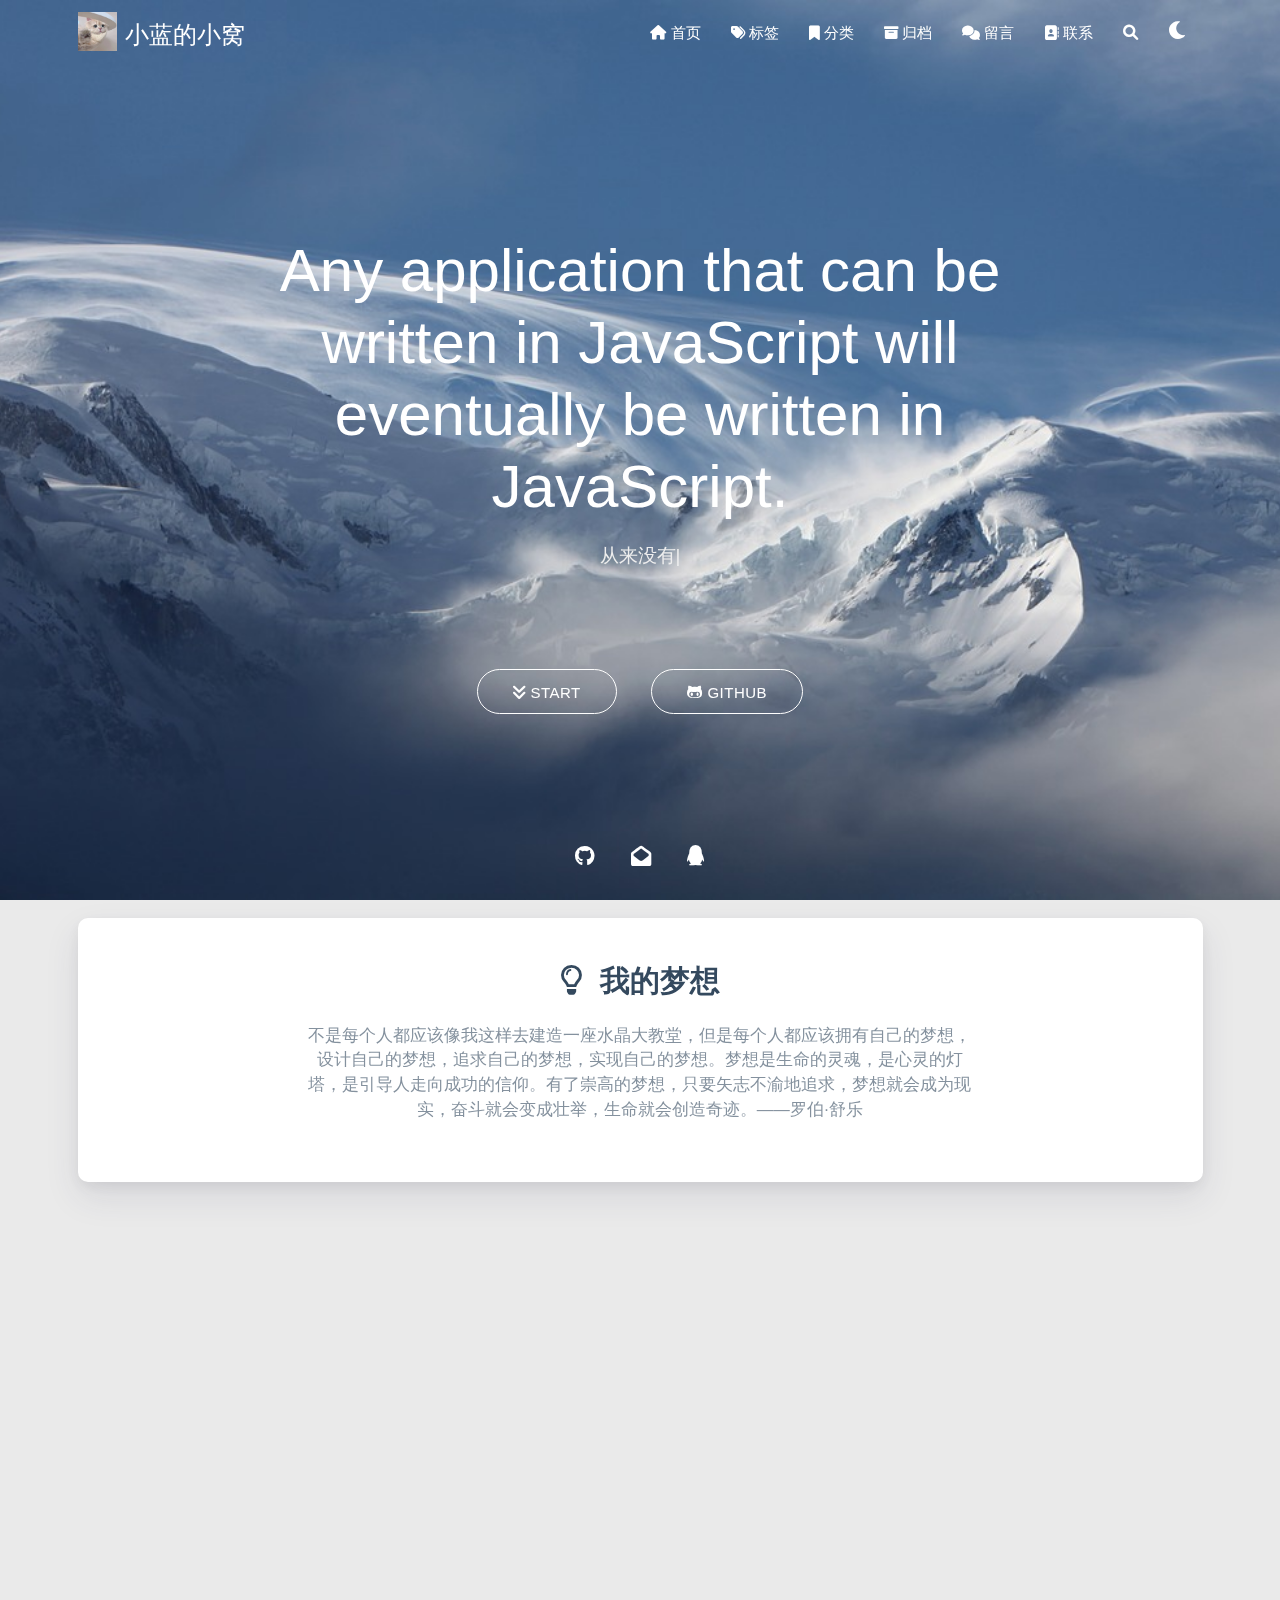
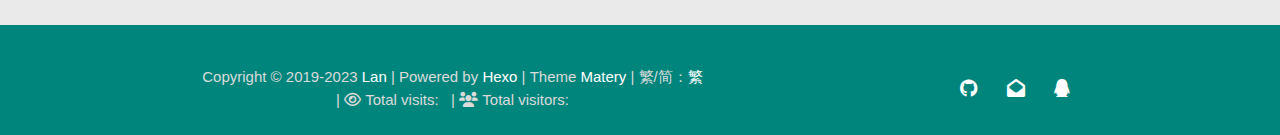
<file: index.html>
<!DOCTYPE HTML>
<html lang="en">


<head>
    <meta charset="utf-8">
    <meta name="keywords" content="小蓝的小窝">
    <meta name="description" content="小蓝的小窝">
    <meta http-equiv="X-UA-Compatible" content="IE=edge">
    <meta name="viewport" content="width=device-width, initial-scale=1.0, user-scalable=no">
    <meta name="renderer" content="webkit|ie-stand|ie-comp">
    <meta name="mobile-web-app-capable" content="yes">
    <meta name="format-detection" content="telephone=no">
    <meta name="apple-mobile-web-app-capable" content="yes">
    <meta name="apple-mobile-web-app-status-bar-style" content="black-translucent">
    <meta name="referrer" content="no-referrer-when-downgrade">
    <!-- Global site tag (gtag.js) - Google Analytics -->


    <title>小蓝的小窝</title>
    <link rel="icon" type="image/png" href="/favicon.png">
    


    <!-- index cover -->
    <!-- <link rel="stylesheet preload" type="text/css" href="/css/indexcover.css"> -->
    <style>
        .carousel-control {
            width: 45px;
            height: 45px;
            line-height: 55px;
            border-radius: 45px;
            background: transparent;
            cursor: pointer;
            z-index: 100;
        }
        
        #prev-cover {
            position: absolute;
            top: 48%;
            left: 8px;
        }
        
        #next-cover {
            position: absolute;
            top: 48%;
            right: 8px;;
        }
        
        #prev-cover i {
            margin-right: 3px;
        }
        
        #next-cover i {
            margin-left: 3px;
        }
        
        .carousel-control:hover {
            background-color: rgba(0, 0, 0, .4);
        }
        
        .carousel-control i {
            color: #fff;
            font-size: 2.4rem;
        }
    </style>



<link rel="stylesheet" type="text/css" href="/libs/awesome/css/all.min.css">
<link rel="stylesheet" type="text/css" href="/libs/materialize/materialize.min.css">
<link rel="stylesheet" type="text/css" href="/libs/aos/aos.css">
<link rel="stylesheet" type="text/css" href="/libs/animate/animate.min.css">
<link rel="stylesheet" type="text/css" href="/libs/lightGallery/css/lightgallery.min.css">
<link rel="stylesheet" type="text/css" href="/css/matery.css">
<link rel="stylesheet" type="text/css" href="/css/my.css">
<link rel="stylesheet" type="text/css" href="/css/dark.css" media="none" onload="if(media!='all')media='all'">




    <link rel="stylesheet" href="/libs/tocbot/tocbot.css">
    <link rel="stylesheet" href="/css/post.css">






    <script src="/libs/jquery/jquery-3.6.0.min.js"></script>

<meta name="generator" content="Hexo 5.4.2"></head>


<body>
    <header class="navbar-fixed">
    <nav id="headNav" class="bg-color nav-transparent">
        <div id="navContainer" class="nav-wrapper container">
            <div class="brand-logo">
                <a href="/" class="waves-effect waves-light">
                    
                    <img src="/medias/logo.jpg" class="logo-img" alt="LOGO">
                    
                    <span class="logo-span">小蓝的小窝</span>
                </a>
            </div>
            

<a href="#" data-target="mobile-nav" class="sidenav-trigger button-collapse"><i class="fas fa-bars"></i></a>
<ul class="right nav-menu">
  
  <li class="hide-on-med-and-down nav-item">
    
    <a href="/" class="waves-effect waves-light">
      
      <i class="fas fa-home" style="zoom: 0.6;"></i>
      
      <span>首页</span>
    </a>
    
  </li>
  
  <li class="hide-on-med-and-down nav-item">
    
    <a href="/tags" class="waves-effect waves-light">
      
      <i class="fas fa-tags" style="zoom: 0.6;"></i>
      
      <span>标签</span>
    </a>
    
  </li>
  
  <li class="hide-on-med-and-down nav-item">
    
    <a href="/categories" class="waves-effect waves-light">
      
      <i class="fas fa-bookmark" style="zoom: 0.6;"></i>
      
      <span>分类</span>
    </a>
    
  </li>
  
  <li class="hide-on-med-and-down nav-item">
    
    <a href="/archives" class="waves-effect waves-light">
      
      <i class="fas fa-archive" style="zoom: 0.6;"></i>
      
      <span>归档</span>
    </a>
    
  </li>
  
  <li class="hide-on-med-and-down nav-item">
    
    <a href="/contact" class="waves-effect waves-light">
      
      <i class="fas fa-comments" style="zoom: 0.6;"></i>
      
      <span>留言</span>
    </a>
    
  </li>
  
  <li class="hide-on-med-and-down nav-item">
    
    <a href="/friends" class="waves-effect waves-light">
      
      <i class="fas fa-address-book" style="zoom: 0.6;"></i>
      
      <span>联系</span>
    </a>
    
  </li>
  
  <li>
    <a href="#searchModal" class="modal-trigger waves-effect waves-light">
      <i id="searchIcon" class="fas fa-search" title="Search" style="zoom: 0.85;"></i>
    </a>
  </li>
  <li>
    <a href="javascript:;" class="waves-effect waves-light" onclick="switchNightMode()" title="深色/浅色模式" >
      <i id="sum-moon-icon" class="fas fa-sun" style="zoom: 0.85;"></i>
    </a>
  </li>
</ul>


<div id="mobile-nav" class="side-nav sidenav">

    <div class="mobile-head bg-color">
        
        <img src="/medias/logo.jpg" class="logo-img circle responsive-img">
        
        <div class="logo-name">小蓝的小窝</div>
        <div class="logo-desc">
            
            Never really desperate, only the lost of the soul.
            
        </div>
    </div>

    <ul class="menu-list mobile-menu-list">
        
        <li class="m-nav-item">
	  
		<a href="/" class="waves-effect waves-light">
			
			    <i class="fa-fw fas fa-home"></i>
			
			首页
		</a>
          
        </li>
        
        <li class="m-nav-item">
	  
		<a href="/tags" class="waves-effect waves-light">
			
			    <i class="fa-fw fas fa-tags"></i>
			
			标签
		</a>
          
        </li>
        
        <li class="m-nav-item">
	  
		<a href="/categories" class="waves-effect waves-light">
			
			    <i class="fa-fw fas fa-bookmark"></i>
			
			分类
		</a>
          
        </li>
        
        <li class="m-nav-item">
	  
		<a href="/archives" class="waves-effect waves-light">
			
			    <i class="fa-fw fas fa-archive"></i>
			
			归档
		</a>
          
        </li>
        
        <li class="m-nav-item">
	  
		<a href="/contact" class="waves-effect waves-light">
			
			    <i class="fa-fw fas fa-comments"></i>
			
			留言
		</a>
          
        </li>
        
        <li class="m-nav-item">
	  
		<a href="/friends" class="waves-effect waves-light">
			
			    <i class="fa-fw fas fa-address-book"></i>
			
			联系
		</a>
          
        </li>
        
        
        <li><div class="divider"></div></li>
        <li>
            <a href="https://github.com/itlyw" class="waves-effect waves-light" target="_blank">
                <i class="fab fa-github-square fa-fw"></i>Fork Me
            </a>
        </li>
        
    </ul>
</div>


        </div>

        
            <style>
    .nav-transparent .github-corner {
        display: none !important;
    }

    .github-corner {
        position: absolute;
        z-index: 10;
        top: 0;
        right: 0;
        border: 0;
        transform: scale(1.1);
    }

    .github-corner svg {
        color: #0f9d58;
        fill: #fff;
        height: 64px;
        width: 64px;
    }

    .github-corner:hover .octo-arm {
        animation: a 0.56s ease-in-out;
    }

    .github-corner .octo-arm {
        animation: none;
    }

    @keyframes a {
        0%,
        to {
            transform: rotate(0);
        }
        20%,
        60% {
            transform: rotate(-25deg);
        }
        40%,
        80% {
            transform: rotate(10deg);
        }
    }
</style>

<a href="https://github.com/itlyw" class="github-corner tooltipped hide-on-med-and-down" target="_blank"
   data-tooltip="Fork Me" data-position="left" data-delay="50">
    <svg viewBox="0 0 250 250" aria-hidden="true">
        <path d="M0,0 L115,115 L130,115 L142,142 L250,250 L250,0 Z"></path>
        <path d="M128.3,109.0 C113.8,99.7 119.0,89.6 119.0,89.6 C122.0,82.7 120.5,78.6 120.5,78.6 C119.2,72.0 123.4,76.3 123.4,76.3 C127.3,80.9 125.5,87.3 125.5,87.3 C122.9,97.6 130.6,101.9 134.4,103.2"
              fill="currentColor" style="transform-origin: 130px 106px;" class="octo-arm"></path>
        <path d="M115.0,115.0 C114.9,115.1 118.7,116.5 119.8,115.4 L133.7,101.6 C136.9,99.2 139.9,98.4 142.2,98.6 C133.8,88.0 127.5,74.4 143.8,58.0 C148.5,53.4 154.0,51.2 159.7,51.0 C160.3,49.4 163.2,43.6 171.4,40.1 C171.4,40.1 176.1,42.5 178.8,56.2 C183.1,58.6 187.2,61.8 190.9,65.4 C194.5,69.0 197.7,73.2 200.1,77.6 C213.8,80.2 216.3,84.9 216.3,84.9 C212.7,93.1 206.9,96.0 205.4,96.6 C205.1,102.4 203.0,107.8 198.3,112.5 C181.9,128.9 168.3,122.5 157.7,114.1 C157.9,116.9 156.7,120.9 152.7,124.9 L141.0,136.5 C139.8,137.7 141.6,141.9 141.8,141.8 Z"
              fill="currentColor" class="octo-body"></path>
    </svg>
</a>
        
    </nav>

</header>

    


<div class="carousel carousel-slider center index-cover" data-indicators="true" style="margin-top: -64px;">
    

    <div class="carousel-item  white-text bg-cover about-cover">
        <div class="container">
            <div class="row">
    <div class="col s10 offset-s1 m8 offset-m2 l8 offset-l2">
        <div class="brand">
            <div class="title center-align">
                
                Any application that can be written in JavaScript will eventually be written in JavaScript.
                
            </div>

            <div class="description center-align">
                
                <span id="subtitle"></span>
                <script src="/libs/typed/typed.js"></script>
                <script>
                    var typed = new Typed("#subtitle", {
                        strings: [ 
                            
                                "从来没有真正的绝境, 只有心灵的迷途",
                            
                                "Never really desperate, only the lost of the soul",
                            
                        ],
                        startDelay: 300,
                        typeSpeed: 100,
                        loop: true,
                        backSpeed: 50,
                        showCursor: true
                    });
                </script>
                
            </div>
        </div>
    </div>
</div>


<script>
    // 每天切换 banner 图.  Switch banner image every day.
    var bannerUrl = "/medias/banner/" + new Date().getDay() + '.jpg';
    $('.bg-cover').css('background-image', 'url(' + bannerUrl + ')');
</script>



            <div class="cover-btns">
                <a href="#indexCard" class="waves-effect waves-light btn">
                    <i class="fa fa-angle-double-down"></i>Start
                </a>

                
                    <a href="https://github.com/blinkfox/hexo-theme-matery" class="waves-effect waves-light btn" target="_blank">
                        <i class="fab fa-github-alt"></i>Github
                    </a>
                
            </div>
            <div class="cover-social-link">
    <a href="https://github.com/itlyw" class="tooltipped" target="_blank" data-tooltip="访问我的GitHub" data-position="top" data-delay="50">
        <i class="fab fa-github"></i>
    </a>



    <a href="mailto:2783242004@qq.com" class="tooltipped" target="_blank" data-tooltip="邮件联系我" data-position="top" data-delay="50">
        <i class="fas fa-envelope-open"></i>
    </a>







    <a href="tencent://AddContact/?fromId=50&fromSubId=1&subcmd=all&uin=2783242004" class="tooltipped" target="_blank" data-tooltip="QQ联系我: 2783242004" data-position="top" data-delay="50">
        <i class="fab fa-qq"></i>
    </a>







</div>
        </div>
    </div>

    
</div>

<script>
    $(function () {
        let coverSlider = $('.carousel');

        //用户触摸轮播自动 restartPlay 是否生效
        let initUserPressedOrDraggedActive = false

        //用户触摸轮播自动 restartPlay
        function initUserPressedOrDragged(instance) {
            setInterval(() => {
                if (instance.pressed || instance.dragged) {
                    // console.log('initUserPressedOrDragged: ',instance.pressed,instance.dragged)
                    restartPlay()
                }
            }, 1000)
        }

        coverSlider.carousel({
            duration: Number('120'),
            fullWidth: true,
            indicators: 'true' === 'true',
            onCycleTo() {
                if (!initUserPressedOrDraggedActive) {
                    // console.log('initUserPressedOrDraggedActive')
                    initUserPressedOrDragged(this)
                    initUserPressedOrDraggedActive = true
                }
            },
        })

        let carouselIntervalId;
        
        // Loop to call the next cover article picture.
        let autoCarousel = function () {
            carouselIntervalId = setInterval(function () {
                coverSlider.carousel('next');
            }, 5000);
        };
        autoCarousel();
        

        function restartPlay() {
            
            clearInterval(carouselIntervalId);
            autoCarousel();
            
        };

        
        // prev and next cover post.
        $('#prev-cover').click(function () {
            coverSlider.carousel('prev');
            restartPlay();
        });
        $('#next-cover').click(function () {
            coverSlider.carousel('next');
            restartPlay();
        });
        
    });
</script>



<main class="content">

    
    <div id="indexCard" class="index-card">
        <div class="container ">
            <div class="card">
                <div class="card-content">
                    
                        <div class="dream">
    
    <div class="title center-align">
        <i class="far fa-lightbulb"></i>&nbsp;&nbsp;我的梦想
    </div>
    
    <div class="row">
        <div class="col l8 offset-l2 m10 offset-m1 s10 offset-s1 center-align text">
            不是每个人都应该像我这样去建造一座水晶大教堂，但是每个人都应该拥有自己的梦想，设计自己的梦想，追求自己的梦想，实现自己的梦想。梦想是生命的灵魂，是心灵的灯塔，是引导人走向成功的信仰。有了崇高的梦想，只要矢志不渝地追求，梦想就会成为现实，奋斗就会变成壮举，生命就会创造奇迹。——罗伯·舒乐
        </div>
    </div>
</div>

                    

                    

                    

                    
                    <div id="recommend-sections" class="recommend">
                        



                    </div>
                    
                </div>
            </div>
        </div>
    </div>
    

    

    <!-- 所有文章卡片 -->
    <article id="articles" class="container articles">
        <div class="row article-row">
            
             <!-- 隐藏某个文章 -->
            <div class="article col s12 m6 l4" data-aos="zoom-in">
                <div class="card">
                    <a href="/2023/03/12/CSS%E5%B1%9E%E6%80%A7%E8%AE%A1%E7%AE%97%E8%BF%87%E7%A8%8B%E8%AF%A6%E6%83%85/">
                        <div class="card-image">
                            
                            
                            <img src="/medias/featureimages/13.jpg" class="responsive-img" alt="CSS属性计算过程详情">
                            
                            <span class="card-title">CSS属性计算过程详情</span>
                        </div>
                    </a>

                    <div class="card-content article-content">
                        <div class="summary block-with-text">
                            
                                CSS 属性计算过程你是否了解 CSS 的属性计算过程呢？
有的人可能会讲，CSS属性我倒是知道，例如：
123p&#123;  color : red;&#125;

上面的 CSS 代码中，p 是元素选择器，color 就是其中的一个 
                            
                        </div>
                        <div class="publish-info">
                            <span class="publish-date">
                                <i class="far fa-clock fa-fw icon-date"></i>2023-03-12
                            </span>
                            <span class="publish-author">
                                
                                <i class="fas fa-bookmark fa-fw icon-category"></i>
                                
                                <a href="/categories/CSS/" class="post-category">
                                    CSS
                                </a>
                                
                                
                            </span>
                        </div>
                    </div>

                    
                    <div class="card-action article-tags">
                        
                        <a href="/tags/CSS/">
                            <span class="chip bg-color">CSS</span>
                        </a>
                        
                    </div>
                    
                </div>
            </div>
              <!-- 隐藏某个文章 -->
            
             <!-- 隐藏某个文章 -->
            <div class="article col s12 m6 l4" data-aos="zoom-in">
                <div class="card">
                    <a href="/2023/03/12/%E8%AF%BE%E4%BB%B6/">
                        <div class="card-image">
                            
                            
                            <img src="/medias/featureimages/16.jpg" class="responsive-img" alt="事件循环">
                            
                            <span class="card-title">事件循环</span>
                        </div>
                    </a>

                    <div class="card-content article-content">
                        <div class="summary block-with-text">
                            
                                事件循环浏览器的进程模型何为进程？程序运行需要有它自己专属的内存空间，可以把这块内存空间简单的理解为进程


每个应用至少有一个进程，进程之间相互独立，即使要通信，也需要双方同意。
何为线程？有了进程后，就可以运行程序的代码了。
运行代码的
                            
                        </div>
                        <div class="publish-info">
                            <span class="publish-date">
                                <i class="far fa-clock fa-fw icon-date"></i>2023-03-12
                            </span>
                            <span class="publish-author">
                                
                                <i class="fas fa-bookmark fa-fw icon-category"></i>
                                
                                <a href="/categories/javascript/" class="post-category">
                                    javascript
                                </a>
                                
                                
                            </span>
                        </div>
                    </div>

                    
                    <div class="card-action article-tags">
                        
                        <a href="/tags/javascript/">
                            <span class="chip bg-color">javascript</span>
                        </a>
                        
                    </div>
                    
                </div>
            </div>
              <!-- 隐藏某个文章 -->
            
        </div>
    </article>

</main>




    <footer class="page-footer bg-color">
    
        <link rel="stylesheet" href="/libs/aplayer/APlayer.min.css">
<style>
    .aplayer .aplayer-lrc p {
        
        display: none;
        
        font-size: 12px;
        font-weight: 700;
        line-height: 16px !important;
    }

    .aplayer .aplayer-lrc p.aplayer-lrc-current {
        
        display: none;
        
        font-size: 15px;
        color: #42b983;
    }

    
    .aplayer.aplayer-fixed.aplayer-narrow .aplayer-body {
        left: -66px !important;
    }

    .aplayer.aplayer-fixed.aplayer-narrow .aplayer-body:hover {
        left: 0px !important;
    }

    
</style>
<div class="">
    
    <div class="row">
        <meting-js class="col l8 offset-l2 m10 offset-m1 s12"
                   server="netease"
                   type="playlist"
                   id="503838841"
                   fixed='true'
                   autoplay='false'
                   theme='#42b983'
                   loop='all'
                   order='random'
                   preload='auto'
                   volume='0.7'
                   list-folded='true'
        >
        </meting-js>
    </div>
</div>

<script src="/libs/aplayer/APlayer.min.js"></script>
<script src="/libs/aplayer/Meting.min.js"></script>

    

    <div class="container row center-align"
         style="margin-bottom: 0px !important;">
        <div class="col s12 m8 l8 copy-right">
            Copyright&nbsp;&copy;
            
                <span id="year">2019-2023</span>
            
            <a href="/about" target="_blank">Lan</a>
            |&nbsp;Powered by&nbsp;<a href="https://hexo.io/" target="_blank">Hexo</a>
            |&nbsp;Theme&nbsp;<a href="https://github.com/blinkfox/hexo-theme-matery" target="_blank">Matery</a>
            
                <span id="translate">|&nbsp;繁/简：</span><a id="translateLink" href="javascript:translatePage();">繁</a>
            
            <br>
            
            
            
                
            
            
                <span id="busuanzi_container_site_pv">
                &nbsp;|&nbsp;<i class="far fa-eye"></i>&nbsp;Total visits:&nbsp;
                    <span id="busuanzi_value_site_pv" class="white-color"></span>
            </span>
            
            
                <span id="busuanzi_container_site_uv">
                &nbsp;|&nbsp;<i class="fas fa-users"></i>&nbsp;Total visitors:&nbsp;
                    <span id="busuanzi_value_site_uv" class="white-color"></span>
            </span>
            
            <br>

            <!-- 运行天数提醒. -->
            
            <br>
            
        </div>
        <div class="col s12 m4 l4 social-link social-statis">
    <a href="https://github.com/itlyw" class="tooltipped" target="_blank" data-tooltip="访问我的GitHub" data-position="top" data-delay="50">
        <i class="fab fa-github"></i>
    </a>



    <a href="mailto:2783242004@qq.com" class="tooltipped" target="_blank" data-tooltip="邮件联系我" data-position="top" data-delay="50">
        <i class="fas fa-envelope-open"></i>
    </a>







    <a href="tencent://AddContact/?fromId=50&fromSubId=1&subcmd=all&uin=2783242004" class="tooltipped" target="_blank" data-tooltip="QQ联系我: 2783242004" data-position="top" data-delay="50">
        <i class="fab fa-qq"></i>
    </a>







</div>
    </div>
</footer>

<div class="progress-bar"></div>


    <!-- 搜索遮罩框 -->
<div id="searchModal" class="modal">
    <div class="modal-content">
        <div class="search-header">
            <span class="title"><i class="fas fa-search"></i>&nbsp;&nbsp;Search</span>
            <input type="search" id="searchInput" name="s" placeholder="Please enter a search keyword"
                   class="search-input">
        </div>
        <div id="searchResult"></div>
    </div>
</div>

<script type="text/javascript">
$(function () {
    var searchFunc = function (path, search_id, content_id) {
        'use strict';
        $.ajax({
            url: path,
            dataType: "xml",
            success: function (xmlResponse) {
                // get the contents from search data
                var datas = $("entry", xmlResponse).map(function () {
                    return {
                        title: $("title", this).text(),
                        content: $("content", this).text(),
                        url: $("url", this).text()
                    };
                }).get();
                var $input = document.getElementById(search_id);
                var $resultContent = document.getElementById(content_id);
                $input.addEventListener('input', function () {
                    var str = '<ul class=\"search-result-list\">';
                    var keywords = this.value.trim().toLowerCase().split(/[\s\-]+/);
                    $resultContent.innerHTML = "";
                    if (this.value.trim().length <= 0) {
                        return;
                    }
                    // perform local searching
                    datas.forEach(function (data) {
                        var isMatch = true;
                        var data_title = data.title.trim().toLowerCase();
                        var data_content = data.content.trim().replace(/<[^>]+>/g, "").toLowerCase();
                        var data_url = data.url;
                        data_url = data_url.indexOf('/') === 0 ? data.url : '/' + data_url;
                        var index_title = -1;
                        var index_content = -1;
                        var first_occur = -1;
                        // only match artiles with not empty titles and contents
                        if (data_title !== '' && data_content !== '') {
                            keywords.forEach(function (keyword, i) {
                                index_title = data_title.indexOf(keyword);
                                index_content = data_content.indexOf(keyword);
                                if (index_title < 0 && index_content < 0) {
                                    isMatch = false;
                                } else {
                                    if (index_content < 0) {
                                        index_content = 0;
                                    }
                                    if (i === 0) {
                                        first_occur = index_content;
                                    }
                                }
                            });
                        }
                        // show search results
                        if (isMatch) {
                            str += "<li><a href='" + data_url + "' class='search-result-title'>" + data_title + "</a>";
                            var content = data.content.trim().replace(/<[^>]+>/g, "");
                            if (first_occur >= 0) {
                                // cut out 100 characters
                                var start = first_occur - 20;
                                var end = first_occur + 80;
                                if (start < 0) {
                                    start = 0;
                                }
                                if (start === 0) {
                                    end = 100;
                                }
                                if (end > content.length) {
                                    end = content.length;
                                }
                                var match_content = content.substr(start, end);
                                // highlight all keywords
                                keywords.forEach(function (keyword) {
                                    var regS = new RegExp(keyword, "gi");
                                    match_content = match_content.replace(regS, "<em class=\"search-keyword\">" + keyword + "</em>");
                                });

                                str += "<p class=\"search-result\">" + match_content + "...</p>"
                            }
                            str += "</li>";
                        }
                    });
                    str += "</ul>";
                    $resultContent.innerHTML = str;
                });
            }
        });
    };

    searchFunc('/search.xml', 'searchInput', 'searchResult');
});
</script>

    <!-- 白天和黑夜主题 -->
<div class="stars-con">
    <div id="stars"></div>
    <div id="stars2"></div>
    <div id="stars3"></div>  
</div>

<script>
    function switchNightMode() {
        $('<div class="Cuteen_DarkSky"><div class="Cuteen_DarkPlanet"></div></div>').appendTo($('body')),
        setTimeout(function () {
            $('body').hasClass('DarkMode') 
            ? ($('body').removeClass('DarkMode'), localStorage.setItem('isDark', '0'), $('#sum-moon-icon').removeClass("fa-sun").addClass('fa-moon')) 
            : ($('body').addClass('DarkMode'), localStorage.setItem('isDark', '1'), $('#sum-moon-icon').addClass("fa-sun").removeClass('fa-moon')),
            
            setTimeout(function () {
            $('.Cuteen_DarkSky').fadeOut(1e3, function () {
                $(this).remove()
            })
            }, 2e3)
        })
    }
</script>

    <!-- 回到顶部按钮 -->
<div id="backTop" class="top-scroll">
    <a class="btn-floating btn-large waves-effect waves-light" href="#!">
        <i class="fas fa-arrow-up"></i>
    </a>
</div>


    <script src="/libs/materialize/materialize.min.js"></script>
    <script src="/libs/masonry/masonry.pkgd.min.js"></script>
    <script src="/libs/aos/aos.js"></script>
    <script src="/libs/scrollprogress/scrollProgress.min.js"></script>
    <script src="/libs/lightGallery/js/lightgallery-all.min.js"></script>
    <script src="/js/matery.js"></script>

    

    
        <script type="text/javascript" src="/js/tw_cn.js"></script>
        <script type="text/javascript">
          var defaultEncoding = 2; //网站编写字体是否繁体，1-繁体，2-简体
          var translateDelay = 0; //延迟时间,若不在前, 要设定延迟翻译时间, 如100表示100ms,默认为0
          var cookieDomain = "http://example.com"; //Cookie地址, 一定要设定, 通常为你的网址
          var msgToTraditionalChinese = "繁"; //此处可以更改为你想要显示的文字
          var msgToSimplifiedChinese = "简"; //同上，但两处均不建议更改
          var translateButtonId = "translateLink"; //默认互换id
          translateInitilization();
        </script>
    
    
    

    <!-- 雪花特效 -->
    

    <!-- 鼠标星星特效 -->
    

     
        <script src="https://ssl.captcha.qq.com/TCaptcha.js"></script>
        <script src="/libs/others/TencentCaptcha.js"></script>
        <button id="TencentCaptcha" data-appid="xxxxxxxxxx" data-cbfn="callback" type="button" hidden></button>
    

    <!-- Baidu Analytics -->

    <!-- Baidu Push -->

<script>
    (function () {
        var bp = document.createElement('script');
        var curProtocol = window.location.protocol.split(':')[0];
        if (curProtocol === 'https') {
            bp.src = 'https://zz.bdstatic.com/linksubmit/push.js';
        } else {
            bp.src = 'http://push.zhanzhang.baidu.com/push.js';
        }
        var s = document.getElementsByTagName("script")[0];
        s.parentNode.insertBefore(bp, s);
    })();
</script>

    
    <script src="/libs/others/clicklove.js" async="async"></script>
    
    
    <script async src="/libs/others/busuanzi.pure.mini.js"></script>
    

    

    

    <!--腾讯兔小巢-->
    
    

    

    

    
    <script src="/libs/instantpage/instantpage.js" type="module"></script>
    

</body>

</html>
</file>
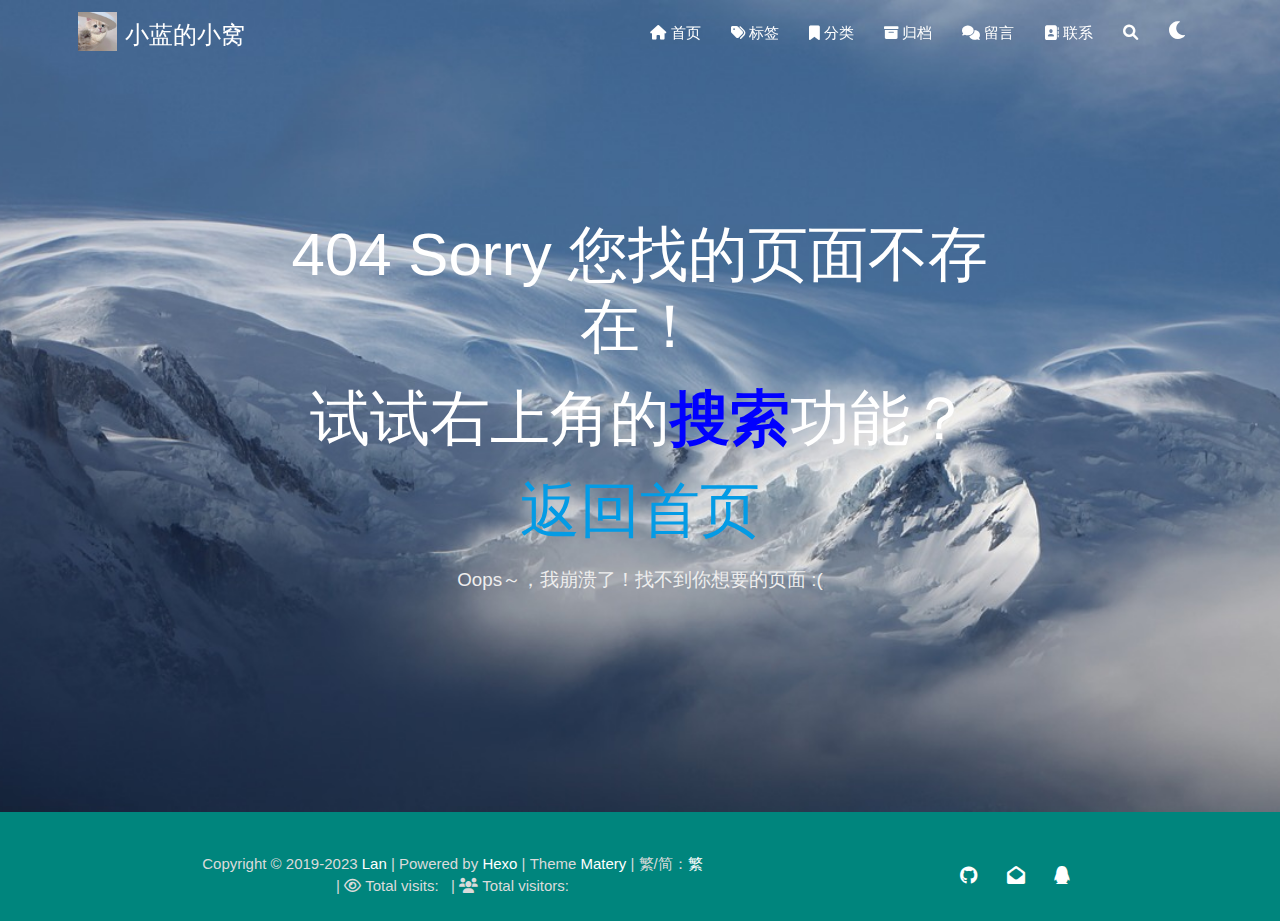
<file: 404/index.html>
<!DOCTYPE HTML>
<html lang="en">


<head>
    <meta charset="utf-8">
    <meta name="keywords" content="404, 小蓝的小窝">
    <meta name="description" content="小蓝的小窝">
    <meta http-equiv="X-UA-Compatible" content="IE=edge">
    <meta name="viewport" content="width=device-width, initial-scale=1.0, user-scalable=no">
    <meta name="renderer" content="webkit|ie-stand|ie-comp">
    <meta name="mobile-web-app-capable" content="yes">
    <meta name="format-detection" content="telephone=no">
    <meta name="apple-mobile-web-app-capable" content="yes">
    <meta name="apple-mobile-web-app-status-bar-style" content="black-translucent">
    <meta name="referrer" content="no-referrer-when-downgrade">
    <!-- Global site tag (gtag.js) - Google Analytics -->


    <title>404 | 小蓝的小窝</title>
    <link rel="icon" type="image/png" href="/favicon.png">
    


    <!-- bg-cover style     -->



<link rel="stylesheet" type="text/css" href="/libs/awesome/css/all.min.css">
<link rel="stylesheet" type="text/css" href="/libs/materialize/materialize.min.css">
<link rel="stylesheet" type="text/css" href="/libs/aos/aos.css">
<link rel="stylesheet" type="text/css" href="/libs/animate/animate.min.css">
<link rel="stylesheet" type="text/css" href="/libs/lightGallery/css/lightgallery.min.css">
<link rel="stylesheet" type="text/css" href="/css/matery.css">
<link rel="stylesheet" type="text/css" href="/css/my.css">
<link rel="stylesheet" type="text/css" href="/css/dark.css" media="none" onload="if(media!='all')media='all'">




    <link rel="stylesheet" href="/libs/tocbot/tocbot.css">
    <link rel="stylesheet" href="/css/post.css">




    



    <script src="/libs/jquery/jquery-3.6.0.min.js"></script>

<meta name="generator" content="Hexo 5.4.2"></head>


<body>
    <header class="navbar-fixed">
    <nav id="headNav" class="bg-color nav-transparent">
        <div id="navContainer" class="nav-wrapper container">
            <div class="brand-logo">
                <a href="/" class="waves-effect waves-light">
                    
                    <img src="/medias/logo.jpg" class="logo-img" alt="LOGO">
                    
                    <span class="logo-span">小蓝的小窝</span>
                </a>
            </div>
            

<a href="#" data-target="mobile-nav" class="sidenav-trigger button-collapse"><i class="fas fa-bars"></i></a>
<ul class="right nav-menu">
  
  <li class="hide-on-med-and-down nav-item">
    
    <a href="/" class="waves-effect waves-light">
      
      <i class="fas fa-home" style="zoom: 0.6;"></i>
      
      <span>首页</span>
    </a>
    
  </li>
  
  <li class="hide-on-med-and-down nav-item">
    
    <a href="/tags" class="waves-effect waves-light">
      
      <i class="fas fa-tags" style="zoom: 0.6;"></i>
      
      <span>标签</span>
    </a>
    
  </li>
  
  <li class="hide-on-med-and-down nav-item">
    
    <a href="/categories" class="waves-effect waves-light">
      
      <i class="fas fa-bookmark" style="zoom: 0.6;"></i>
      
      <span>分类</span>
    </a>
    
  </li>
  
  <li class="hide-on-med-and-down nav-item">
    
    <a href="/archives" class="waves-effect waves-light">
      
      <i class="fas fa-archive" style="zoom: 0.6;"></i>
      
      <span>归档</span>
    </a>
    
  </li>
  
  <li class="hide-on-med-and-down nav-item">
    
    <a href="/contact" class="waves-effect waves-light">
      
      <i class="fas fa-comments" style="zoom: 0.6;"></i>
      
      <span>留言</span>
    </a>
    
  </li>
  
  <li class="hide-on-med-and-down nav-item">
    
    <a href="/friends" class="waves-effect waves-light">
      
      <i class="fas fa-address-book" style="zoom: 0.6;"></i>
      
      <span>联系</span>
    </a>
    
  </li>
  
  <li>
    <a href="#searchModal" class="modal-trigger waves-effect waves-light">
      <i id="searchIcon" class="fas fa-search" title="Search" style="zoom: 0.85;"></i>
    </a>
  </li>
  <li>
    <a href="javascript:;" class="waves-effect waves-light" onclick="switchNightMode()" title="深色/浅色模式" >
      <i id="sum-moon-icon" class="fas fa-sun" style="zoom: 0.85;"></i>
    </a>
  </li>
</ul>


<div id="mobile-nav" class="side-nav sidenav">

    <div class="mobile-head bg-color">
        
        <img src="/medias/logo.jpg" class="logo-img circle responsive-img">
        
        <div class="logo-name">小蓝的小窝</div>
        <div class="logo-desc">
            
            Never really desperate, only the lost of the soul.
            
        </div>
    </div>

    <ul class="menu-list mobile-menu-list">
        
        <li class="m-nav-item">
	  
		<a href="/" class="waves-effect waves-light">
			
			    <i class="fa-fw fas fa-home"></i>
			
			首页
		</a>
          
        </li>
        
        <li class="m-nav-item">
	  
		<a href="/tags" class="waves-effect waves-light">
			
			    <i class="fa-fw fas fa-tags"></i>
			
			标签
		</a>
          
        </li>
        
        <li class="m-nav-item">
	  
		<a href="/categories" class="waves-effect waves-light">
			
			    <i class="fa-fw fas fa-bookmark"></i>
			
			分类
		</a>
          
        </li>
        
        <li class="m-nav-item">
	  
		<a href="/archives" class="waves-effect waves-light">
			
			    <i class="fa-fw fas fa-archive"></i>
			
			归档
		</a>
          
        </li>
        
        <li class="m-nav-item">
	  
		<a href="/contact" class="waves-effect waves-light">
			
			    <i class="fa-fw fas fa-comments"></i>
			
			留言
		</a>
          
        </li>
        
        <li class="m-nav-item">
	  
		<a href="/friends" class="waves-effect waves-light">
			
			    <i class="fa-fw fas fa-address-book"></i>
			
			联系
		</a>
          
        </li>
        
        
        <li><div class="divider"></div></li>
        <li>
            <a href="https://github.com/itlyw" class="waves-effect waves-light" target="_blank">
                <i class="fab fa-github-square fa-fw"></i>Fork Me
            </a>
        </li>
        
    </ul>
</div>


        </div>

        
            <style>
    .nav-transparent .github-corner {
        display: none !important;
    }

    .github-corner {
        position: absolute;
        z-index: 10;
        top: 0;
        right: 0;
        border: 0;
        transform: scale(1.1);
    }

    .github-corner svg {
        color: #0f9d58;
        fill: #fff;
        height: 64px;
        width: 64px;
    }

    .github-corner:hover .octo-arm {
        animation: a 0.56s ease-in-out;
    }

    .github-corner .octo-arm {
        animation: none;
    }

    @keyframes a {
        0%,
        to {
            transform: rotate(0);
        }
        20%,
        60% {
            transform: rotate(-25deg);
        }
        40%,
        80% {
            transform: rotate(10deg);
        }
    }
</style>

<a href="https://github.com/itlyw" class="github-corner tooltipped hide-on-med-and-down" target="_blank"
   data-tooltip="Fork Me" data-position="left" data-delay="50">
    <svg viewBox="0 0 250 250" aria-hidden="true">
        <path d="M0,0 L115,115 L130,115 L142,142 L250,250 L250,0 Z"></path>
        <path d="M128.3,109.0 C113.8,99.7 119.0,89.6 119.0,89.6 C122.0,82.7 120.5,78.6 120.5,78.6 C119.2,72.0 123.4,76.3 123.4,76.3 C127.3,80.9 125.5,87.3 125.5,87.3 C122.9,97.6 130.6,101.9 134.4,103.2"
              fill="currentColor" style="transform-origin: 130px 106px;" class="octo-arm"></path>
        <path d="M115.0,115.0 C114.9,115.1 118.7,116.5 119.8,115.4 L133.7,101.6 C136.9,99.2 139.9,98.4 142.2,98.6 C133.8,88.0 127.5,74.4 143.8,58.0 C148.5,53.4 154.0,51.2 159.7,51.0 C160.3,49.4 163.2,43.6 171.4,40.1 C171.4,40.1 176.1,42.5 178.8,56.2 C183.1,58.6 187.2,61.8 190.9,65.4 C194.5,69.0 197.7,73.2 200.1,77.6 C213.8,80.2 216.3,84.9 216.3,84.9 C212.7,93.1 206.9,96.0 205.4,96.6 C205.1,102.4 203.0,107.8 198.3,112.5 C181.9,128.9 168.3,122.5 157.7,114.1 C157.9,116.9 156.7,120.9 152.7,124.9 L141.0,136.5 C139.8,137.7 141.6,141.9 141.8,141.8 Z"
              fill="currentColor" class="octo-body"></path>
    </svg>
</a>
        
    </nav>

</header>

    <style type="text/css">
    /* don't remove. */
    .about-cover {
        height: 90.2vh;
    }
</style>
<div class="bg-cover pd-header about-cover">
    <div class="container">
        <div class="row">
            <div class="col s10 offset-s1 m8 offset-m2 l8 offset-l2">
                <div class="brand">
                    <div class="title center-align">
                        404 Sorry 您找的页面不存在！
                    </div>
                    <div class="title center-align">
                        试试右上角的<span style="color:blue;font-weight:bold">搜索</span>功能？
                    </div>
                    <div class="title center-align">
                        <a href="/" target="_blank">返回首页</a>
                    </div>
                    <div class="description center-align">
                        Oops～，我崩溃了！找不到你想要的页面 :(
                    </div>
                </div>
            </div>
        </div>
    </div>
</div>


    <script>
        // 每天切换 banner 图.  Switch banner image every day.
        var bannerUrl = "/medias/banner/" + new Date().getDay() + '.jpg';
        $('.bg-cover').css('background-image', 'url(' + bannerUrl + ')');
    </script>



    <footer class="page-footer bg-color">
    
        <link rel="stylesheet" href="/libs/aplayer/APlayer.min.css">
<style>
    .aplayer .aplayer-lrc p {
        
        display: none;
        
        font-size: 12px;
        font-weight: 700;
        line-height: 16px !important;
    }

    .aplayer .aplayer-lrc p.aplayer-lrc-current {
        
        display: none;
        
        font-size: 15px;
        color: #42b983;
    }

    
    .aplayer.aplayer-fixed.aplayer-narrow .aplayer-body {
        left: -66px !important;
    }

    .aplayer.aplayer-fixed.aplayer-narrow .aplayer-body:hover {
        left: 0px !important;
    }

    
</style>
<div class="">
    
    <div class="row">
        <meting-js class="col l8 offset-l2 m10 offset-m1 s12"
                   server="netease"
                   type="playlist"
                   id="503838841"
                   fixed='true'
                   autoplay='false'
                   theme='#42b983'
                   loop='all'
                   order='random'
                   preload='auto'
                   volume='0.7'
                   list-folded='true'
        >
        </meting-js>
    </div>
</div>

<script src="/libs/aplayer/APlayer.min.js"></script>
<script src="/libs/aplayer/Meting.min.js"></script>

    

    <div class="container row center-align"
         style="margin-bottom: 0px !important;">
        <div class="col s12 m8 l8 copy-right">
            Copyright&nbsp;&copy;
            
                <span id="year">2019-2023</span>
            
            <a href="/about" target="_blank">Lan</a>
            |&nbsp;Powered by&nbsp;<a href="https://hexo.io/" target="_blank">Hexo</a>
            |&nbsp;Theme&nbsp;<a href="https://github.com/blinkfox/hexo-theme-matery" target="_blank">Matery</a>
            
                <span id="translate">|&nbsp;繁/简：</span><a id="translateLink" href="javascript:translatePage();">繁</a>
            
            <br>
            
            
            
                
            
            
                <span id="busuanzi_container_site_pv">
                &nbsp;|&nbsp;<i class="far fa-eye"></i>&nbsp;Total visits:&nbsp;
                    <span id="busuanzi_value_site_pv" class="white-color"></span>
            </span>
            
            
                <span id="busuanzi_container_site_uv">
                &nbsp;|&nbsp;<i class="fas fa-users"></i>&nbsp;Total visitors:&nbsp;
                    <span id="busuanzi_value_site_uv" class="white-color"></span>
            </span>
            
            <br>

            <!-- 运行天数提醒. -->
            
            <br>
            
        </div>
        <div class="col s12 m4 l4 social-link social-statis">
    <a href="https://github.com/itlyw" class="tooltipped" target="_blank" data-tooltip="访问我的GitHub" data-position="top" data-delay="50">
        <i class="fab fa-github"></i>
    </a>



    <a href="mailto:2783242004@qq.com" class="tooltipped" target="_blank" data-tooltip="邮件联系我" data-position="top" data-delay="50">
        <i class="fas fa-envelope-open"></i>
    </a>







    <a href="tencent://AddContact/?fromId=50&fromSubId=1&subcmd=all&uin=2783242004" class="tooltipped" target="_blank" data-tooltip="QQ联系我: 2783242004" data-position="top" data-delay="50">
        <i class="fab fa-qq"></i>
    </a>







</div>
    </div>
</footer>

<div class="progress-bar"></div>


    <!-- 搜索遮罩框 -->
<div id="searchModal" class="modal">
    <div class="modal-content">
        <div class="search-header">
            <span class="title"><i class="fas fa-search"></i>&nbsp;&nbsp;Search</span>
            <input type="search" id="searchInput" name="s" placeholder="Please enter a search keyword"
                   class="search-input">
        </div>
        <div id="searchResult"></div>
    </div>
</div>

<script type="text/javascript">
$(function () {
    var searchFunc = function (path, search_id, content_id) {
        'use strict';
        $.ajax({
            url: path,
            dataType: "xml",
            success: function (xmlResponse) {
                // get the contents from search data
                var datas = $("entry", xmlResponse).map(function () {
                    return {
                        title: $("title", this).text(),
                        content: $("content", this).text(),
                        url: $("url", this).text()
                    };
                }).get();
                var $input = document.getElementById(search_id);
                var $resultContent = document.getElementById(content_id);
                $input.addEventListener('input', function () {
                    var str = '<ul class=\"search-result-list\">';
                    var keywords = this.value.trim().toLowerCase().split(/[\s\-]+/);
                    $resultContent.innerHTML = "";
                    if (this.value.trim().length <= 0) {
                        return;
                    }
                    // perform local searching
                    datas.forEach(function (data) {
                        var isMatch = true;
                        var data_title = data.title.trim().toLowerCase();
                        var data_content = data.content.trim().replace(/<[^>]+>/g, "").toLowerCase();
                        var data_url = data.url;
                        data_url = data_url.indexOf('/') === 0 ? data.url : '/' + data_url;
                        var index_title = -1;
                        var index_content = -1;
                        var first_occur = -1;
                        // only match artiles with not empty titles and contents
                        if (data_title !== '' && data_content !== '') {
                            keywords.forEach(function (keyword, i) {
                                index_title = data_title.indexOf(keyword);
                                index_content = data_content.indexOf(keyword);
                                if (index_title < 0 && index_content < 0) {
                                    isMatch = false;
                                } else {
                                    if (index_content < 0) {
                                        index_content = 0;
                                    }
                                    if (i === 0) {
                                        first_occur = index_content;
                                    }
                                }
                            });
                        }
                        // show search results
                        if (isMatch) {
                            str += "<li><a href='" + data_url + "' class='search-result-title'>" + data_title + "</a>";
                            var content = data.content.trim().replace(/<[^>]+>/g, "");
                            if (first_occur >= 0) {
                                // cut out 100 characters
                                var start = first_occur - 20;
                                var end = first_occur + 80;
                                if (start < 0) {
                                    start = 0;
                                }
                                if (start === 0) {
                                    end = 100;
                                }
                                if (end > content.length) {
                                    end = content.length;
                                }
                                var match_content = content.substr(start, end);
                                // highlight all keywords
                                keywords.forEach(function (keyword) {
                                    var regS = new RegExp(keyword, "gi");
                                    match_content = match_content.replace(regS, "<em class=\"search-keyword\">" + keyword + "</em>");
                                });

                                str += "<p class=\"search-result\">" + match_content + "...</p>"
                            }
                            str += "</li>";
                        }
                    });
                    str += "</ul>";
                    $resultContent.innerHTML = str;
                });
            }
        });
    };

    searchFunc('/search.xml', 'searchInput', 'searchResult');
});
</script>

    <!-- 白天和黑夜主题 -->
<div class="stars-con">
    <div id="stars"></div>
    <div id="stars2"></div>
    <div id="stars3"></div>  
</div>

<script>
    function switchNightMode() {
        $('<div class="Cuteen_DarkSky"><div class="Cuteen_DarkPlanet"></div></div>').appendTo($('body')),
        setTimeout(function () {
            $('body').hasClass('DarkMode') 
            ? ($('body').removeClass('DarkMode'), localStorage.setItem('isDark', '0'), $('#sum-moon-icon').removeClass("fa-sun").addClass('fa-moon')) 
            : ($('body').addClass('DarkMode'), localStorage.setItem('isDark', '1'), $('#sum-moon-icon').addClass("fa-sun").removeClass('fa-moon')),
            
            setTimeout(function () {
            $('.Cuteen_DarkSky').fadeOut(1e3, function () {
                $(this).remove()
            })
            }, 2e3)
        })
    }
</script>

    <!-- 回到顶部按钮 -->
<div id="backTop" class="top-scroll">
    <a class="btn-floating btn-large waves-effect waves-light" href="#!">
        <i class="fas fa-arrow-up"></i>
    </a>
</div>


    <script src="/libs/materialize/materialize.min.js"></script>
    <script src="/libs/masonry/masonry.pkgd.min.js"></script>
    <script src="/libs/aos/aos.js"></script>
    <script src="/libs/scrollprogress/scrollProgress.min.js"></script>
    <script src="/libs/lightGallery/js/lightgallery-all.min.js"></script>
    <script src="/js/matery.js"></script>

    

    
        <script type="text/javascript" src="/js/tw_cn.js"></script>
        <script type="text/javascript">
          var defaultEncoding = 2; //网站编写字体是否繁体，1-繁体，2-简体
          var translateDelay = 0; //延迟时间,若不在前, 要设定延迟翻译时间, 如100表示100ms,默认为0
          var cookieDomain = "http://example.com"; //Cookie地址, 一定要设定, 通常为你的网址
          var msgToTraditionalChinese = "繁"; //此处可以更改为你想要显示的文字
          var msgToSimplifiedChinese = "简"; //同上，但两处均不建议更改
          var translateButtonId = "translateLink"; //默认互换id
          translateInitilization();
        </script>
    
    
    

    <!-- 雪花特效 -->
    

    <!-- 鼠标星星特效 -->
    

     
        <script src="https://ssl.captcha.qq.com/TCaptcha.js"></script>
        <script src="/libs/others/TencentCaptcha.js"></script>
        <button id="TencentCaptcha" data-appid="xxxxxxxxxx" data-cbfn="callback" type="button" hidden></button>
    

    <!-- Baidu Analytics -->

    <!-- Baidu Push -->

<script>
    (function () {
        var bp = document.createElement('script');
        var curProtocol = window.location.protocol.split(':')[0];
        if (curProtocol === 'https') {
            bp.src = 'https://zz.bdstatic.com/linksubmit/push.js';
        } else {
            bp.src = 'http://push.zhanzhang.baidu.com/push.js';
        }
        var s = document.getElementsByTagName("script")[0];
        s.parentNode.insertBefore(bp, s);
    })();
</script>

    
    <script src="/libs/others/clicklove.js" async="async"></script>
    
    
    <script async src="/libs/others/busuanzi.pure.mini.js"></script>
    

    

    

    <!--腾讯兔小巢-->
    
    

    

    

    
    <script src="/libs/instantpage/instantpage.js" type="module"></script>
    

</body>

</html>
</file>
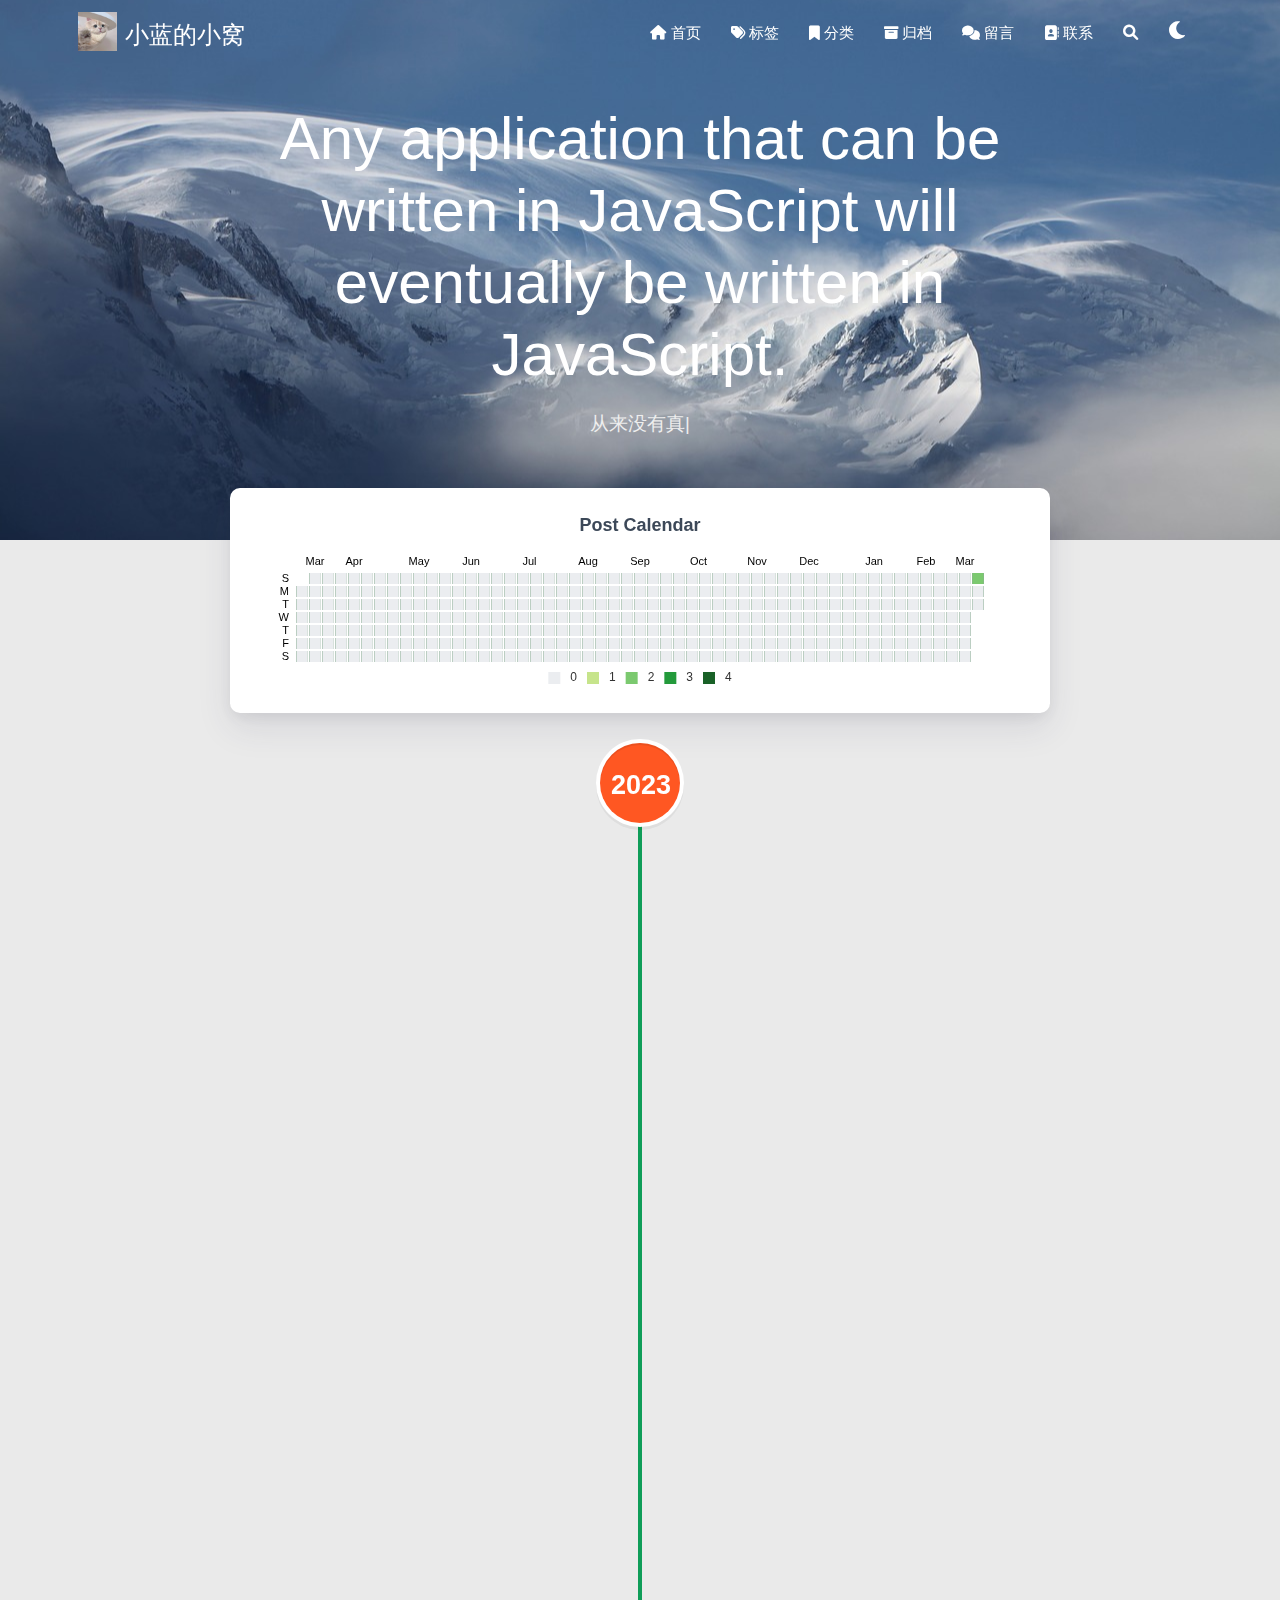
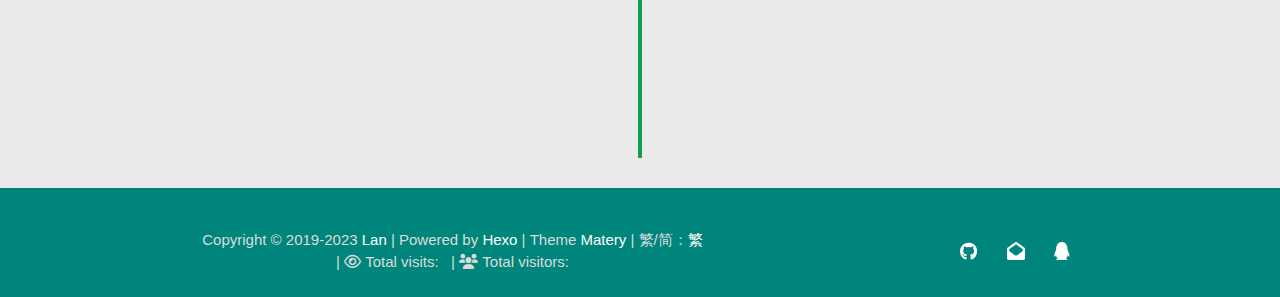
<file: archives/index.html>
<!DOCTYPE HTML>
<html lang="en">


<head>
    <meta charset="utf-8">
    <meta name="keywords" content="Archives, 小蓝的小窝">
    <meta name="description" content="小蓝的小窝">
    <meta http-equiv="X-UA-Compatible" content="IE=edge">
    <meta name="viewport" content="width=device-width, initial-scale=1.0, user-scalable=no">
    <meta name="renderer" content="webkit|ie-stand|ie-comp">
    <meta name="mobile-web-app-capable" content="yes">
    <meta name="format-detection" content="telephone=no">
    <meta name="apple-mobile-web-app-capable" content="yes">
    <meta name="apple-mobile-web-app-status-bar-style" content="black-translucent">
    <meta name="referrer" content="no-referrer-when-downgrade">
    <!-- Global site tag (gtag.js) - Google Analytics -->


    <title>Archives | 小蓝的小窝</title>
    <link rel="icon" type="image/png" href="/favicon.png">
    


    <!-- bg-cover style     -->



<link rel="stylesheet" type="text/css" href="/libs/awesome/css/all.min.css">
<link rel="stylesheet" type="text/css" href="/libs/materialize/materialize.min.css">
<link rel="stylesheet" type="text/css" href="/libs/aos/aos.css">
<link rel="stylesheet" type="text/css" href="/libs/animate/animate.min.css">
<link rel="stylesheet" type="text/css" href="/libs/lightGallery/css/lightgallery.min.css">
<link rel="stylesheet" type="text/css" href="/css/matery.css">
<link rel="stylesheet" type="text/css" href="/css/my.css">
<link rel="stylesheet" type="text/css" href="/css/dark.css" media="none" onload="if(media!='all')media='all'">




    <link rel="stylesheet" href="/libs/tocbot/tocbot.css">
    <link rel="stylesheet" href="/css/post.css">




    



    <script src="/libs/jquery/jquery-3.6.0.min.js"></script>

<meta name="generator" content="Hexo 5.4.2"></head>


<body>
    <header class="navbar-fixed">
    <nav id="headNav" class="bg-color nav-transparent">
        <div id="navContainer" class="nav-wrapper container">
            <div class="brand-logo">
                <a href="/" class="waves-effect waves-light">
                    
                    <img src="/medias/logo.jpg" class="logo-img" alt="LOGO">
                    
                    <span class="logo-span">小蓝的小窝</span>
                </a>
            </div>
            

<a href="#" data-target="mobile-nav" class="sidenav-trigger button-collapse"><i class="fas fa-bars"></i></a>
<ul class="right nav-menu">
  
  <li class="hide-on-med-and-down nav-item">
    
    <a href="/" class="waves-effect waves-light">
      
      <i class="fas fa-home" style="zoom: 0.6;"></i>
      
      <span>首页</span>
    </a>
    
  </li>
  
  <li class="hide-on-med-and-down nav-item">
    
    <a href="/tags" class="waves-effect waves-light">
      
      <i class="fas fa-tags" style="zoom: 0.6;"></i>
      
      <span>标签</span>
    </a>
    
  </li>
  
  <li class="hide-on-med-and-down nav-item">
    
    <a href="/categories" class="waves-effect waves-light">
      
      <i class="fas fa-bookmark" style="zoom: 0.6;"></i>
      
      <span>分类</span>
    </a>
    
  </li>
  
  <li class="hide-on-med-and-down nav-item">
    
    <a href="/archives" class="waves-effect waves-light">
      
      <i class="fas fa-archive" style="zoom: 0.6;"></i>
      
      <span>归档</span>
    </a>
    
  </li>
  
  <li class="hide-on-med-and-down nav-item">
    
    <a href="/contact" class="waves-effect waves-light">
      
      <i class="fas fa-comments" style="zoom: 0.6;"></i>
      
      <span>留言</span>
    </a>
    
  </li>
  
  <li class="hide-on-med-and-down nav-item">
    
    <a href="/friends" class="waves-effect waves-light">
      
      <i class="fas fa-address-book" style="zoom: 0.6;"></i>
      
      <span>联系</span>
    </a>
    
  </li>
  
  <li>
    <a href="#searchModal" class="modal-trigger waves-effect waves-light">
      <i id="searchIcon" class="fas fa-search" title="Search" style="zoom: 0.85;"></i>
    </a>
  </li>
  <li>
    <a href="javascript:;" class="waves-effect waves-light" onclick="switchNightMode()" title="深色/浅色模式" >
      <i id="sum-moon-icon" class="fas fa-sun" style="zoom: 0.85;"></i>
    </a>
  </li>
</ul>


<div id="mobile-nav" class="side-nav sidenav">

    <div class="mobile-head bg-color">
        
        <img src="/medias/logo.jpg" class="logo-img circle responsive-img">
        
        <div class="logo-name">小蓝的小窝</div>
        <div class="logo-desc">
            
            Never really desperate, only the lost of the soul.
            
        </div>
    </div>

    <ul class="menu-list mobile-menu-list">
        
        <li class="m-nav-item">
	  
		<a href="/" class="waves-effect waves-light">
			
			    <i class="fa-fw fas fa-home"></i>
			
			首页
		</a>
          
        </li>
        
        <li class="m-nav-item">
	  
		<a href="/tags" class="waves-effect waves-light">
			
			    <i class="fa-fw fas fa-tags"></i>
			
			标签
		</a>
          
        </li>
        
        <li class="m-nav-item">
	  
		<a href="/categories" class="waves-effect waves-light">
			
			    <i class="fa-fw fas fa-bookmark"></i>
			
			分类
		</a>
          
        </li>
        
        <li class="m-nav-item">
	  
		<a href="/archives" class="waves-effect waves-light">
			
			    <i class="fa-fw fas fa-archive"></i>
			
			归档
		</a>
          
        </li>
        
        <li class="m-nav-item">
	  
		<a href="/contact" class="waves-effect waves-light">
			
			    <i class="fa-fw fas fa-comments"></i>
			
			留言
		</a>
          
        </li>
        
        <li class="m-nav-item">
	  
		<a href="/friends" class="waves-effect waves-light">
			
			    <i class="fa-fw fas fa-address-book"></i>
			
			联系
		</a>
          
        </li>
        
        
        <li><div class="divider"></div></li>
        <li>
            <a href="https://github.com/itlyw" class="waves-effect waves-light" target="_blank">
                <i class="fab fa-github-square fa-fw"></i>Fork Me
            </a>
        </li>
        
    </ul>
</div>


        </div>

        
            <style>
    .nav-transparent .github-corner {
        display: none !important;
    }

    .github-corner {
        position: absolute;
        z-index: 10;
        top: 0;
        right: 0;
        border: 0;
        transform: scale(1.1);
    }

    .github-corner svg {
        color: #0f9d58;
        fill: #fff;
        height: 64px;
        width: 64px;
    }

    .github-corner:hover .octo-arm {
        animation: a 0.56s ease-in-out;
    }

    .github-corner .octo-arm {
        animation: none;
    }

    @keyframes a {
        0%,
        to {
            transform: rotate(0);
        }
        20%,
        60% {
            transform: rotate(-25deg);
        }
        40%,
        80% {
            transform: rotate(10deg);
        }
    }
</style>

<a href="https://github.com/itlyw" class="github-corner tooltipped hide-on-med-and-down" target="_blank"
   data-tooltip="Fork Me" data-position="left" data-delay="50">
    <svg viewBox="0 0 250 250" aria-hidden="true">
        <path d="M0,0 L115,115 L130,115 L142,142 L250,250 L250,0 Z"></path>
        <path d="M128.3,109.0 C113.8,99.7 119.0,89.6 119.0,89.6 C122.0,82.7 120.5,78.6 120.5,78.6 C119.2,72.0 123.4,76.3 123.4,76.3 C127.3,80.9 125.5,87.3 125.5,87.3 C122.9,97.6 130.6,101.9 134.4,103.2"
              fill="currentColor" style="transform-origin: 130px 106px;" class="octo-arm"></path>
        <path d="M115.0,115.0 C114.9,115.1 118.7,116.5 119.8,115.4 L133.7,101.6 C136.9,99.2 139.9,98.4 142.2,98.6 C133.8,88.0 127.5,74.4 143.8,58.0 C148.5,53.4 154.0,51.2 159.7,51.0 C160.3,49.4 163.2,43.6 171.4,40.1 C171.4,40.1 176.1,42.5 178.8,56.2 C183.1,58.6 187.2,61.8 190.9,65.4 C194.5,69.0 197.7,73.2 200.1,77.6 C213.8,80.2 216.3,84.9 216.3,84.9 C212.7,93.1 206.9,96.0 205.4,96.6 C205.1,102.4 203.0,107.8 198.3,112.5 C181.9,128.9 168.3,122.5 157.7,114.1 C157.9,116.9 156.7,120.9 152.7,124.9 L141.0,136.5 C139.8,137.7 141.6,141.9 141.8,141.8 Z"
              fill="currentColor" class="octo-body"></path>
    </svg>
</a>
        
    </nav>

</header>

    <div class="bg-cover pd-header about-cover">
    <div class="container">
    <div class="row">
    <div class="col s10 offset-s1 m8 offset-m2 l8 offset-l2">
        <div class="brand">
            <div class="title center-align">
                
                Any application that can be written in JavaScript will eventually be written in JavaScript.
                
            </div>

            <div class="description center-align">
                
                <span id="subtitle"></span>
                <script src="/libs/typed/typed.js"></script>
                <script>
                    var typed = new Typed("#subtitle", {
                        strings: [ 
                            
                                "从来没有真正的绝境, 只有心灵的迷途",
                            
                                "Never really desperate, only the lost of the soul",
                            
                        ],
                        startDelay: 300,
                        typeSpeed: 100,
                        loop: true,
                        backSpeed: 50,
                        showCursor: true
                    });
                </script>
                
            </div>
        </div>
    </div>
</div>


<script>
    // 每天切换 banner 图.  Switch banner image every day.
    var bannerUrl = "/medias/banner/" + new Date().getDay() + '.jpg';
    $('.bg-cover').css('background-image', 'url(' + bannerUrl + ')');
</script>


    </div>
</div>

<main class="content">

    
    <div class="container archive-calendar">
    <div class="card">
        <div id="post-calendar" class="card-content"></div>
    </div>
</div>

<script type="text/javascript" src="/libs/echarts/echarts.min.js"></script>
<script type="text/javascript">
    let myChart = echarts.init(document.getElementById('post-calendar'));

    

    let option = {
        title: {
            top: 0,
            text: 'Post Calendar',
            left: 'center',
            textStyle: {
                color: '#3C4858'
            }
        },
        tooltip: {
            padding: 10,
            backgroundColor: '#555',
            borderColor: '#777',
            borderWidth: 1,
            formatter: function (obj) {
                var value = obj.value;
                return '<div style="font-size: 14px;">' + value[0] + '：' + value[1] + '</div>';
            }
        },
        visualMap: {
            show: true,
            showLabel: true,
            categories: [0, 1, 2, 3, 4],
            calculable: true,
            inRange: {
                symbol: 'rect',
                color: ['#ebedf0', '#c6e48b', '#7bc96f', '#239a3b', '#196127']
            },
            itemWidth: 12,
            itemHeight: 12,
            orient: 'horizontal',
            left: 'center',
            bottom: 0
        },
        calendar: [{
            left: 'center',
            range: ["2022-03-14", "2023-03-14"],
            cellSize: [13, 13],
            splitLine: {
                show: false
            },
            itemStyle: {
                color: '#196127',
                borderColor: '#fff',
                borderWidth: 2
            },
            yearLabel: {
                show: false
            },
            monthLabel: {
                nameMap: 'en',
                fontSize: 11
            },
            dayLabel: {
                formatter: '{start}  1st',
                nameMap: 'en',
                fontSize: 11
            }
        }],
        series: [{
            type: 'heatmap',
            coordinateSystem: 'calendar',
            calendarIndex: 0,
            data: [["2022-03-14", 0], ["2022-03-15", 0], ["2022-03-16", 0], ["2022-03-17", 0], ["2022-03-18", 0], ["2022-03-19", 0], ["2022-03-20", 0], ["2022-03-21", 0], ["2022-03-22", 0], ["2022-03-23", 0], ["2022-03-24", 0], ["2022-03-25", 0], ["2022-03-26", 0], ["2022-03-27", 0], ["2022-03-28", 0], ["2022-03-29", 0], ["2022-03-30", 0], ["2022-03-31", 0], ["2022-04-01", 0], ["2022-04-02", 0], ["2022-04-03", 0], ["2022-04-04", 0], ["2022-04-05", 0], ["2022-04-06", 0], ["2022-04-07", 0], ["2022-04-08", 0], ["2022-04-09", 0], ["2022-04-10", 0], ["2022-04-11", 0], ["2022-04-12", 0], ["2022-04-13", 0], ["2022-04-14", 0], ["2022-04-15", 0], ["2022-04-16", 0], ["2022-04-17", 0], ["2022-04-18", 0], ["2022-04-19", 0], ["2022-04-20", 0], ["2022-04-21", 0], ["2022-04-22", 0], ["2022-04-23", 0], ["2022-04-24", 0], ["2022-04-25", 0], ["2022-04-26", 0], ["2022-04-27", 0], ["2022-04-28", 0], ["2022-04-29", 0], ["2022-04-30", 0], ["2022-05-01", 0], ["2022-05-02", 0], ["2022-05-03", 0], ["2022-05-04", 0], ["2022-05-05", 0], ["2022-05-06", 0], ["2022-05-07", 0], ["2022-05-08", 0], ["2022-05-09", 0], ["2022-05-10", 0], ["2022-05-11", 0], ["2022-05-12", 0], ["2022-05-13", 0], ["2022-05-14", 0], ["2022-05-15", 0], ["2022-05-16", 0], ["2022-05-17", 0], ["2022-05-18", 0], ["2022-05-19", 0], ["2022-05-20", 0], ["2022-05-21", 0], ["2022-05-22", 0], ["2022-05-23", 0], ["2022-05-24", 0], ["2022-05-25", 0], ["2022-05-26", 0], ["2022-05-27", 0], ["2022-05-28", 0], ["2022-05-29", 0], ["2022-05-30", 0], ["2022-05-31", 0], ["2022-06-01", 0], ["2022-06-02", 0], ["2022-06-03", 0], ["2022-06-04", 0], ["2022-06-05", 0], ["2022-06-06", 0], ["2022-06-07", 0], ["2022-06-08", 0], ["2022-06-09", 0], ["2022-06-10", 0], ["2022-06-11", 0], ["2022-06-12", 0], ["2022-06-13", 0], ["2022-06-14", 0], ["2022-06-15", 0], ["2022-06-16", 0], ["2022-06-17", 0], ["2022-06-18", 0], ["2022-06-19", 0], ["2022-06-20", 0], ["2022-06-21", 0], ["2022-06-22", 0], ["2022-06-23", 0], ["2022-06-24", 0], ["2022-06-25", 0], ["2022-06-26", 0], ["2022-06-27", 0], ["2022-06-28", 0], ["2022-06-29", 0], ["2022-06-30", 0], ["2022-07-01", 0], ["2022-07-02", 0], ["2022-07-03", 0], ["2022-07-04", 0], ["2022-07-05", 0], ["2022-07-06", 0], ["2022-07-07", 0], ["2022-07-08", 0], ["2022-07-09", 0], ["2022-07-10", 0], ["2022-07-11", 0], ["2022-07-12", 0], ["2022-07-13", 0], ["2022-07-14", 0], ["2022-07-15", 0], ["2022-07-16", 0], ["2022-07-17", 0], ["2022-07-18", 0], ["2022-07-19", 0], ["2022-07-20", 0], ["2022-07-21", 0], ["2022-07-22", 0], ["2022-07-23", 0], ["2022-07-24", 0], ["2022-07-25", 0], ["2022-07-26", 0], ["2022-07-27", 0], ["2022-07-28", 0], ["2022-07-29", 0], ["2022-07-30", 0], ["2022-07-31", 0], ["2022-08-01", 0], ["2022-08-02", 0], ["2022-08-03", 0], ["2022-08-04", 0], ["2022-08-05", 0], ["2022-08-06", 0], ["2022-08-07", 0], ["2022-08-08", 0], ["2022-08-09", 0], ["2022-08-10", 0], ["2022-08-11", 0], ["2022-08-12", 0], ["2022-08-13", 0], ["2022-08-14", 0], ["2022-08-15", 0], ["2022-08-16", 0], ["2022-08-17", 0], ["2022-08-18", 0], ["2022-08-19", 0], ["2022-08-20", 0], ["2022-08-21", 0], ["2022-08-22", 0], ["2022-08-23", 0], ["2022-08-24", 0], ["2022-08-25", 0], ["2022-08-26", 0], ["2022-08-27", 0], ["2022-08-28", 0], ["2022-08-29", 0], ["2022-08-30", 0], ["2022-08-31", 0], ["2022-09-01", 0], ["2022-09-02", 0], ["2022-09-03", 0], ["2022-09-04", 0], ["2022-09-05", 0], ["2022-09-06", 0], ["2022-09-07", 0], ["2022-09-08", 0], ["2022-09-09", 0], ["2022-09-10", 0], ["2022-09-11", 0], ["2022-09-12", 0], ["2022-09-13", 0], ["2022-09-14", 0], ["2022-09-15", 0], ["2022-09-16", 0], ["2022-09-17", 0], ["2022-09-18", 0], ["2022-09-19", 0], ["2022-09-20", 0], ["2022-09-21", 0], ["2022-09-22", 0], ["2022-09-23", 0], ["2022-09-24", 0], ["2022-09-25", 0], ["2022-09-26", 0], ["2022-09-27", 0], ["2022-09-28", 0], ["2022-09-29", 0], ["2022-09-30", 0], ["2022-10-01", 0], ["2022-10-02", 0], ["2022-10-03", 0], ["2022-10-04", 0], ["2022-10-05", 0], ["2022-10-06", 0], ["2022-10-07", 0], ["2022-10-08", 0], ["2022-10-09", 0], ["2022-10-10", 0], ["2022-10-11", 0], ["2022-10-12", 0], ["2022-10-13", 0], ["2022-10-14", 0], ["2022-10-15", 0], ["2022-10-16", 0], ["2022-10-17", 0], ["2022-10-18", 0], ["2022-10-19", 0], ["2022-10-20", 0], ["2022-10-21", 0], ["2022-10-22", 0], ["2022-10-23", 0], ["2022-10-24", 0], ["2022-10-25", 0], ["2022-10-26", 0], ["2022-10-27", 0], ["2022-10-28", 0], ["2022-10-29", 0], ["2022-10-30", 0], ["2022-10-31", 0], ["2022-11-01", 0], ["2022-11-02", 0], ["2022-11-03", 0], ["2022-11-04", 0], ["2022-11-05", 0], ["2022-11-06", 0], ["2022-11-07", 0], ["2022-11-08", 0], ["2022-11-09", 0], ["2022-11-10", 0], ["2022-11-11", 0], ["2022-11-12", 0], ["2022-11-13", 0], ["2022-11-14", 0], ["2022-11-15", 0], ["2022-11-16", 0], ["2022-11-17", 0], ["2022-11-18", 0], ["2022-11-19", 0], ["2022-11-20", 0], ["2022-11-21", 0], ["2022-11-22", 0], ["2022-11-23", 0], ["2022-11-24", 0], ["2022-11-25", 0], ["2022-11-26", 0], ["2022-11-27", 0], ["2022-11-28", 0], ["2022-11-29", 0], ["2022-11-30", 0], ["2022-12-01", 0], ["2022-12-02", 0], ["2022-12-03", 0], ["2022-12-04", 0], ["2022-12-05", 0], ["2022-12-06", 0], ["2022-12-07", 0], ["2022-12-08", 0], ["2022-12-09", 0], ["2022-12-10", 0], ["2022-12-11", 0], ["2022-12-12", 0], ["2022-12-13", 0], ["2022-12-14", 0], ["2022-12-15", 0], ["2022-12-16", 0], ["2022-12-17", 0], ["2022-12-18", 0], ["2022-12-19", 0], ["2022-12-20", 0], ["2022-12-21", 0], ["2022-12-22", 0], ["2022-12-23", 0], ["2022-12-24", 0], ["2022-12-25", 0], ["2022-12-26", 0], ["2022-12-27", 0], ["2022-12-28", 0], ["2022-12-29", 0], ["2022-12-30", 0], ["2022-12-31", 0], ["2023-01-01", 0], ["2023-01-02", 0], ["2023-01-03", 0], ["2023-01-04", 0], ["2023-01-05", 0], ["2023-01-06", 0], ["2023-01-07", 0], ["2023-01-08", 0], ["2023-01-09", 0], ["2023-01-10", 0], ["2023-01-11", 0], ["2023-01-12", 0], ["2023-01-13", 0], ["2023-01-14", 0], ["2023-01-15", 0], ["2023-01-16", 0], ["2023-01-17", 0], ["2023-01-18", 0], ["2023-01-19", 0], ["2023-01-20", 0], ["2023-01-21", 0], ["2023-01-22", 0], ["2023-01-23", 0], ["2023-01-24", 0], ["2023-01-25", 0], ["2023-01-26", 0], ["2023-01-27", 0], ["2023-01-28", 0], ["2023-01-29", 0], ["2023-01-30", 0], ["2023-01-31", 0], ["2023-02-01", 0], ["2023-02-02", 0], ["2023-02-03", 0], ["2023-02-04", 0], ["2023-02-05", 0], ["2023-02-06", 0], ["2023-02-07", 0], ["2023-02-08", 0], ["2023-02-09", 0], ["2023-02-10", 0], ["2023-02-11", 0], ["2023-02-12", 0], ["2023-02-13", 0], ["2023-02-14", 0], ["2023-02-15", 0], ["2023-02-16", 0], ["2023-02-17", 0], ["2023-02-18", 0], ["2023-02-19", 0], ["2023-02-20", 0], ["2023-02-21", 0], ["2023-02-22", 0], ["2023-02-23", 0], ["2023-02-24", 0], ["2023-02-25", 0], ["2023-02-26", 0], ["2023-02-27", 0], ["2023-02-28", 0], ["2023-03-01", 0], ["2023-03-02", 0], ["2023-03-03", 0], ["2023-03-04", 0], ["2023-03-05", 0], ["2023-03-06", 0], ["2023-03-07", 0], ["2023-03-08", 0], ["2023-03-09", 0], ["2023-03-10", 0], ["2023-03-11", 0], ["2023-03-12", 2], ["2023-03-13", 0], ["2023-03-14", 0]]
        }]

    };

    myChart.setOption(option);
</script>

    

    

    <div id="cd-timeline" class="container">
        
        <div class="cd-timeline-block">

            
            
            
            <div class="cd-timeline-img year" data-aos="zoom-in-up">
                <a href="/archives/2023">2023</a>
            </div>
            

            
            
            
            <div class="cd-timeline-img month" data-aos="zoom-in-up">
                <a href="/archives/2023/03">03</a>
            </div>
            

            
            <div class="cd-timeline-img day" data-aos="zoom-in-up">
                <span>12</span>
            </div>
            <article class="cd-timeline-content" data-aos="fade-up">
                <div class="article col s12 m6">
                    <div class="card">
                        <a href="/2023/03/12/CSS%E5%B1%9E%E6%80%A7%E8%AE%A1%E7%AE%97%E8%BF%87%E7%A8%8B%E8%AF%A6%E6%83%85/">
                            <div class="card-image">
                                
                                
                                <img src="/medias/featureimages/13.jpg" class="responsive-img" alt="CSS属性计算过程详情">
                                
                                <span class="card-title">CSS属性计算过程详情</span>
                            </div>
                        </a>
                        <div class="card-content article-content">
                            <div class="summary block-with-text">
                                
                                    CSS 属性计算过程你是否了解 CSS 的属性计算过程呢？
有的人可能会讲，CSS属性我倒是知道，例如：
123p&#123;  color : red;&#125;

上面的 CSS 代码中，p 是元素选择器，color 就是其中的一个 
                                
                            </div>
                            <div class="publish-info">
                                <span class="publish-date">
                                    <i class="far fa-clock fa-fw icon-date"></i>2023-03-12
                                </span>
                                <span class="publish-author">
                                    
                                    <i class="fas fa-bookmark fa-fw icon-category"></i>
                                    
                                    <a href="/categories/CSS/" class="post-category">
                                    CSS
                                    </a>
                                    
                                    
                                </span>
                            </div>
                        </div>

                        
                        <div class="card-action article-tags">
                            
                            <a href="/tags/CSS/"><span class="chip bg-color">CSS</span></a>
                            
                        </div>
                        
                    </div>
                </div>
            </article>
        </div>
        
        <div class="cd-timeline-block">

            
            

            
            

            
            <div class="cd-timeline-img day" data-aos="zoom-in-up">
                <span>12</span>
            </div>
            <article class="cd-timeline-content" data-aos="fade-up">
                <div class="article col s12 m6">
                    <div class="card">
                        <a href="/2023/03/12/%E8%AF%BE%E4%BB%B6/">
                            <div class="card-image">
                                
                                
                                <img src="/medias/featureimages/16.jpg" class="responsive-img" alt="事件循环">
                                
                                <span class="card-title">事件循环</span>
                            </div>
                        </a>
                        <div class="card-content article-content">
                            <div class="summary block-with-text">
                                
                                    事件循环浏览器的进程模型何为进程？程序运行需要有它自己专属的内存空间，可以把这块内存空间简单的理解为进程


每个应用至少有一个进程，进程之间相互独立，即使要通信，也需要双方同意。
何为线程？有了进程后，就可以运行程序的代码了。
运行代码的
                                
                            </div>
                            <div class="publish-info">
                                <span class="publish-date">
                                    <i class="far fa-clock fa-fw icon-date"></i>2023-03-12
                                </span>
                                <span class="publish-author">
                                    
                                    <i class="fas fa-bookmark fa-fw icon-category"></i>
                                    
                                    <a href="/categories/javascript/" class="post-category">
                                    javascript
                                    </a>
                                    
                                    
                                </span>
                            </div>
                        </div>

                        
                        <div class="card-action article-tags">
                            
                            <a href="/tags/javascript/"><span class="chip bg-color">javascript</span></a>
                            
                        </div>
                        
                    </div>
                </div>
            </article>
        </div>
        
    </div>

</main>




    <footer class="page-footer bg-color">
    
        <link rel="stylesheet" href="/libs/aplayer/APlayer.min.css">
<style>
    .aplayer .aplayer-lrc p {
        
        display: none;
        
        font-size: 12px;
        font-weight: 700;
        line-height: 16px !important;
    }

    .aplayer .aplayer-lrc p.aplayer-lrc-current {
        
        display: none;
        
        font-size: 15px;
        color: #42b983;
    }

    
    .aplayer.aplayer-fixed.aplayer-narrow .aplayer-body {
        left: -66px !important;
    }

    .aplayer.aplayer-fixed.aplayer-narrow .aplayer-body:hover {
        left: 0px !important;
    }

    
</style>
<div class="">
    
    <div class="row">
        <meting-js class="col l8 offset-l2 m10 offset-m1 s12"
                   server="netease"
                   type="playlist"
                   id="503838841"
                   fixed='true'
                   autoplay='false'
                   theme='#42b983'
                   loop='all'
                   order='random'
                   preload='auto'
                   volume='0.7'
                   list-folded='true'
        >
        </meting-js>
    </div>
</div>

<script src="/libs/aplayer/APlayer.min.js"></script>
<script src="/libs/aplayer/Meting.min.js"></script>

    

    <div class="container row center-align"
         style="margin-bottom: 0px !important;">
        <div class="col s12 m8 l8 copy-right">
            Copyright&nbsp;&copy;
            
                <span id="year">2019-2023</span>
            
            <a href="/about" target="_blank">Lan</a>
            |&nbsp;Powered by&nbsp;<a href="https://hexo.io/" target="_blank">Hexo</a>
            |&nbsp;Theme&nbsp;<a href="https://github.com/blinkfox/hexo-theme-matery" target="_blank">Matery</a>
            
                <span id="translate">|&nbsp;繁/简：</span><a id="translateLink" href="javascript:translatePage();">繁</a>
            
            <br>
            
            
            
                
            
            
                <span id="busuanzi_container_site_pv">
                &nbsp;|&nbsp;<i class="far fa-eye"></i>&nbsp;Total visits:&nbsp;
                    <span id="busuanzi_value_site_pv" class="white-color"></span>
            </span>
            
            
                <span id="busuanzi_container_site_uv">
                &nbsp;|&nbsp;<i class="fas fa-users"></i>&nbsp;Total visitors:&nbsp;
                    <span id="busuanzi_value_site_uv" class="white-color"></span>
            </span>
            
            <br>

            <!-- 运行天数提醒. -->
            
            <br>
            
        </div>
        <div class="col s12 m4 l4 social-link social-statis">
    <a href="https://github.com/itlyw" class="tooltipped" target="_blank" data-tooltip="访问我的GitHub" data-position="top" data-delay="50">
        <i class="fab fa-github"></i>
    </a>



    <a href="mailto:2783242004@qq.com" class="tooltipped" target="_blank" data-tooltip="邮件联系我" data-position="top" data-delay="50">
        <i class="fas fa-envelope-open"></i>
    </a>







    <a href="tencent://AddContact/?fromId=50&fromSubId=1&subcmd=all&uin=2783242004" class="tooltipped" target="_blank" data-tooltip="QQ联系我: 2783242004" data-position="top" data-delay="50">
        <i class="fab fa-qq"></i>
    </a>







</div>
    </div>
</footer>

<div class="progress-bar"></div>


    <!-- 搜索遮罩框 -->
<div id="searchModal" class="modal">
    <div class="modal-content">
        <div class="search-header">
            <span class="title"><i class="fas fa-search"></i>&nbsp;&nbsp;Search</span>
            <input type="search" id="searchInput" name="s" placeholder="Please enter a search keyword"
                   class="search-input">
        </div>
        <div id="searchResult"></div>
    </div>
</div>

<script type="text/javascript">
$(function () {
    var searchFunc = function (path, search_id, content_id) {
        'use strict';
        $.ajax({
            url: path,
            dataType: "xml",
            success: function (xmlResponse) {
                // get the contents from search data
                var datas = $("entry", xmlResponse).map(function () {
                    return {
                        title: $("title", this).text(),
                        content: $("content", this).text(),
                        url: $("url", this).text()
                    };
                }).get();
                var $input = document.getElementById(search_id);
                var $resultContent = document.getElementById(content_id);
                $input.addEventListener('input', function () {
                    var str = '<ul class=\"search-result-list\">';
                    var keywords = this.value.trim().toLowerCase().split(/[\s\-]+/);
                    $resultContent.innerHTML = "";
                    if (this.value.trim().length <= 0) {
                        return;
                    }
                    // perform local searching
                    datas.forEach(function (data) {
                        var isMatch = true;
                        var data_title = data.title.trim().toLowerCase();
                        var data_content = data.content.trim().replace(/<[^>]+>/g, "").toLowerCase();
                        var data_url = data.url;
                        data_url = data_url.indexOf('/') === 0 ? data.url : '/' + data_url;
                        var index_title = -1;
                        var index_content = -1;
                        var first_occur = -1;
                        // only match artiles with not empty titles and contents
                        if (data_title !== '' && data_content !== '') {
                            keywords.forEach(function (keyword, i) {
                                index_title = data_title.indexOf(keyword);
                                index_content = data_content.indexOf(keyword);
                                if (index_title < 0 && index_content < 0) {
                                    isMatch = false;
                                } else {
                                    if (index_content < 0) {
                                        index_content = 0;
                                    }
                                    if (i === 0) {
                                        first_occur = index_content;
                                    }
                                }
                            });
                        }
                        // show search results
                        if (isMatch) {
                            str += "<li><a href='" + data_url + "' class='search-result-title'>" + data_title + "</a>";
                            var content = data.content.trim().replace(/<[^>]+>/g, "");
                            if (first_occur >= 0) {
                                // cut out 100 characters
                                var start = first_occur - 20;
                                var end = first_occur + 80;
                                if (start < 0) {
                                    start = 0;
                                }
                                if (start === 0) {
                                    end = 100;
                                }
                                if (end > content.length) {
                                    end = content.length;
                                }
                                var match_content = content.substr(start, end);
                                // highlight all keywords
                                keywords.forEach(function (keyword) {
                                    var regS = new RegExp(keyword, "gi");
                                    match_content = match_content.replace(regS, "<em class=\"search-keyword\">" + keyword + "</em>");
                                });

                                str += "<p class=\"search-result\">" + match_content + "...</p>"
                            }
                            str += "</li>";
                        }
                    });
                    str += "</ul>";
                    $resultContent.innerHTML = str;
                });
            }
        });
    };

    searchFunc('/search.xml', 'searchInput', 'searchResult');
});
</script>

    <!-- 白天和黑夜主题 -->
<div class="stars-con">
    <div id="stars"></div>
    <div id="stars2"></div>
    <div id="stars3"></div>  
</div>

<script>
    function switchNightMode() {
        $('<div class="Cuteen_DarkSky"><div class="Cuteen_DarkPlanet"></div></div>').appendTo($('body')),
        setTimeout(function () {
            $('body').hasClass('DarkMode') 
            ? ($('body').removeClass('DarkMode'), localStorage.setItem('isDark', '0'), $('#sum-moon-icon').removeClass("fa-sun").addClass('fa-moon')) 
            : ($('body').addClass('DarkMode'), localStorage.setItem('isDark', '1'), $('#sum-moon-icon').addClass("fa-sun").removeClass('fa-moon')),
            
            setTimeout(function () {
            $('.Cuteen_DarkSky').fadeOut(1e3, function () {
                $(this).remove()
            })
            }, 2e3)
        })
    }
</script>

    <!-- 回到顶部按钮 -->
<div id="backTop" class="top-scroll">
    <a class="btn-floating btn-large waves-effect waves-light" href="#!">
        <i class="fas fa-arrow-up"></i>
    </a>
</div>


    <script src="/libs/materialize/materialize.min.js"></script>
    <script src="/libs/masonry/masonry.pkgd.min.js"></script>
    <script src="/libs/aos/aos.js"></script>
    <script src="/libs/scrollprogress/scrollProgress.min.js"></script>
    <script src="/libs/lightGallery/js/lightgallery-all.min.js"></script>
    <script src="/js/matery.js"></script>

    

    
        <script type="text/javascript" src="/js/tw_cn.js"></script>
        <script type="text/javascript">
          var defaultEncoding = 2; //网站编写字体是否繁体，1-繁体，2-简体
          var translateDelay = 0; //延迟时间,若不在前, 要设定延迟翻译时间, 如100表示100ms,默认为0
          var cookieDomain = "http://example.com"; //Cookie地址, 一定要设定, 通常为你的网址
          var msgToTraditionalChinese = "繁"; //此处可以更改为你想要显示的文字
          var msgToSimplifiedChinese = "简"; //同上，但两处均不建议更改
          var translateButtonId = "translateLink"; //默认互换id
          translateInitilization();
        </script>
    
    
    

    <!-- 雪花特效 -->
    

    <!-- 鼠标星星特效 -->
    

     
        <script src="https://ssl.captcha.qq.com/TCaptcha.js"></script>
        <script src="/libs/others/TencentCaptcha.js"></script>
        <button id="TencentCaptcha" data-appid="xxxxxxxxxx" data-cbfn="callback" type="button" hidden></button>
    

    <!-- Baidu Analytics -->

    <!-- Baidu Push -->

<script>
    (function () {
        var bp = document.createElement('script');
        var curProtocol = window.location.protocol.split(':')[0];
        if (curProtocol === 'https') {
            bp.src = 'https://zz.bdstatic.com/linksubmit/push.js';
        } else {
            bp.src = 'http://push.zhanzhang.baidu.com/push.js';
        }
        var s = document.getElementsByTagName("script")[0];
        s.parentNode.insertBefore(bp, s);
    })();
</script>

    
    <script src="/libs/others/clicklove.js" async="async"></script>
    
    
    <script async src="/libs/others/busuanzi.pure.mini.js"></script>
    

    

    

    <!--腾讯兔小巢-->
    
    

    

    

    
    <script src="/libs/instantpage/instantpage.js" type="module"></script>
    

</body>

</html>
</file>
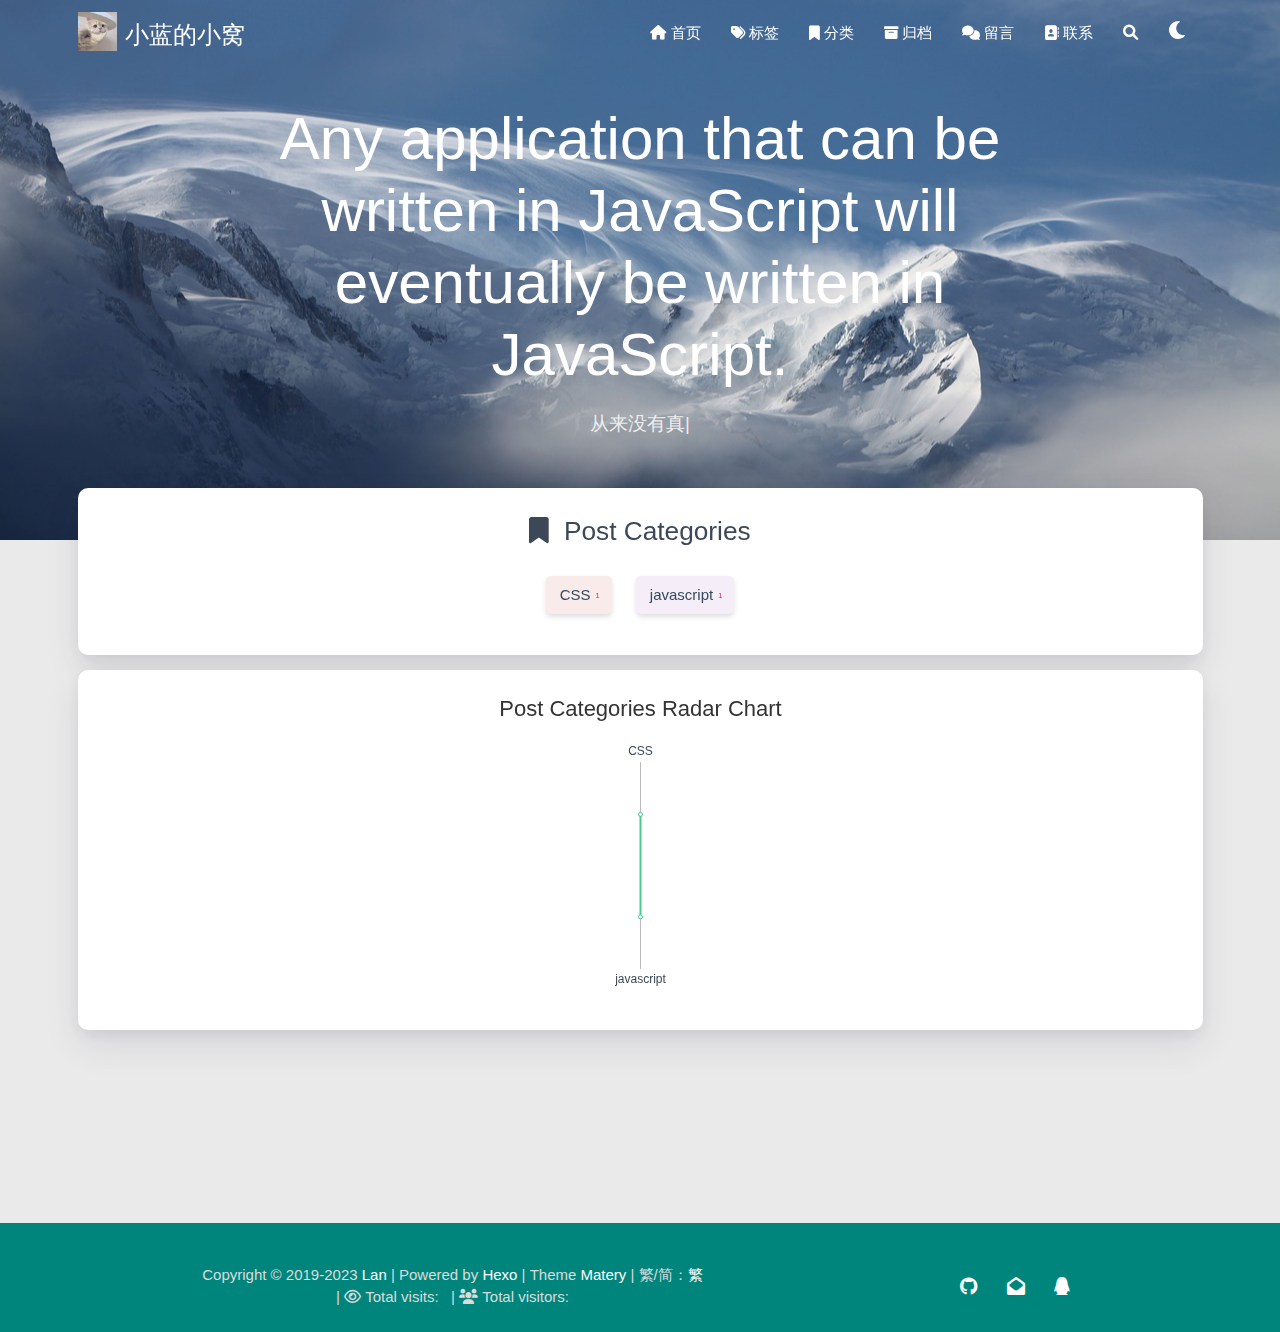
<file: categories/index.html>
<!DOCTYPE HTML>
<html lang="en">


<head>
    <meta charset="utf-8">
    <meta name="keywords" content="Categories, 小蓝的小窝">
    <meta name="description" content="小蓝的小窝">
    <meta http-equiv="X-UA-Compatible" content="IE=edge">
    <meta name="viewport" content="width=device-width, initial-scale=1.0, user-scalable=no">
    <meta name="renderer" content="webkit|ie-stand|ie-comp">
    <meta name="mobile-web-app-capable" content="yes">
    <meta name="format-detection" content="telephone=no">
    <meta name="apple-mobile-web-app-capable" content="yes">
    <meta name="apple-mobile-web-app-status-bar-style" content="black-translucent">
    <meta name="referrer" content="no-referrer-when-downgrade">
    <!-- Global site tag (gtag.js) - Google Analytics -->


    <title>Categories | 小蓝的小窝</title>
    <link rel="icon" type="image/png" href="/favicon.png">
    


    <!-- bg-cover style     -->



<link rel="stylesheet" type="text/css" href="/libs/awesome/css/all.min.css">
<link rel="stylesheet" type="text/css" href="/libs/materialize/materialize.min.css">
<link rel="stylesheet" type="text/css" href="/libs/aos/aos.css">
<link rel="stylesheet" type="text/css" href="/libs/animate/animate.min.css">
<link rel="stylesheet" type="text/css" href="/libs/lightGallery/css/lightgallery.min.css">
<link rel="stylesheet" type="text/css" href="/css/matery.css">
<link rel="stylesheet" type="text/css" href="/css/my.css">
<link rel="stylesheet" type="text/css" href="/css/dark.css" media="none" onload="if(media!='all')media='all'">




    <link rel="stylesheet" href="/libs/tocbot/tocbot.css">
    <link rel="stylesheet" href="/css/post.css">




    



    <script src="/libs/jquery/jquery-3.6.0.min.js"></script>

<meta name="generator" content="Hexo 5.4.2"></head>


<body>
    <header class="navbar-fixed">
    <nav id="headNav" class="bg-color nav-transparent">
        <div id="navContainer" class="nav-wrapper container">
            <div class="brand-logo">
                <a href="/" class="waves-effect waves-light">
                    
                    <img src="/medias/logo.jpg" class="logo-img" alt="LOGO">
                    
                    <span class="logo-span">小蓝的小窝</span>
                </a>
            </div>
            

<a href="#" data-target="mobile-nav" class="sidenav-trigger button-collapse"><i class="fas fa-bars"></i></a>
<ul class="right nav-menu">
  
  <li class="hide-on-med-and-down nav-item">
    
    <a href="/" class="waves-effect waves-light">
      
      <i class="fas fa-home" style="zoom: 0.6;"></i>
      
      <span>首页</span>
    </a>
    
  </li>
  
  <li class="hide-on-med-and-down nav-item">
    
    <a href="/tags" class="waves-effect waves-light">
      
      <i class="fas fa-tags" style="zoom: 0.6;"></i>
      
      <span>标签</span>
    </a>
    
  </li>
  
  <li class="hide-on-med-and-down nav-item">
    
    <a href="/categories" class="waves-effect waves-light">
      
      <i class="fas fa-bookmark" style="zoom: 0.6;"></i>
      
      <span>分类</span>
    </a>
    
  </li>
  
  <li class="hide-on-med-and-down nav-item">
    
    <a href="/archives" class="waves-effect waves-light">
      
      <i class="fas fa-archive" style="zoom: 0.6;"></i>
      
      <span>归档</span>
    </a>
    
  </li>
  
  <li class="hide-on-med-and-down nav-item">
    
    <a href="/contact" class="waves-effect waves-light">
      
      <i class="fas fa-comments" style="zoom: 0.6;"></i>
      
      <span>留言</span>
    </a>
    
  </li>
  
  <li class="hide-on-med-and-down nav-item">
    
    <a href="/friends" class="waves-effect waves-light">
      
      <i class="fas fa-address-book" style="zoom: 0.6;"></i>
      
      <span>联系</span>
    </a>
    
  </li>
  
  <li>
    <a href="#searchModal" class="modal-trigger waves-effect waves-light">
      <i id="searchIcon" class="fas fa-search" title="Search" style="zoom: 0.85;"></i>
    </a>
  </li>
  <li>
    <a href="javascript:;" class="waves-effect waves-light" onclick="switchNightMode()" title="深色/浅色模式" >
      <i id="sum-moon-icon" class="fas fa-sun" style="zoom: 0.85;"></i>
    </a>
  </li>
</ul>


<div id="mobile-nav" class="side-nav sidenav">

    <div class="mobile-head bg-color">
        
        <img src="/medias/logo.jpg" class="logo-img circle responsive-img">
        
        <div class="logo-name">小蓝的小窝</div>
        <div class="logo-desc">
            
            Never really desperate, only the lost of the soul.
            
        </div>
    </div>

    <ul class="menu-list mobile-menu-list">
        
        <li class="m-nav-item">
	  
		<a href="/" class="waves-effect waves-light">
			
			    <i class="fa-fw fas fa-home"></i>
			
			首页
		</a>
          
        </li>
        
        <li class="m-nav-item">
	  
		<a href="/tags" class="waves-effect waves-light">
			
			    <i class="fa-fw fas fa-tags"></i>
			
			标签
		</a>
          
        </li>
        
        <li class="m-nav-item">
	  
		<a href="/categories" class="waves-effect waves-light">
			
			    <i class="fa-fw fas fa-bookmark"></i>
			
			分类
		</a>
          
        </li>
        
        <li class="m-nav-item">
	  
		<a href="/archives" class="waves-effect waves-light">
			
			    <i class="fa-fw fas fa-archive"></i>
			
			归档
		</a>
          
        </li>
        
        <li class="m-nav-item">
	  
		<a href="/contact" class="waves-effect waves-light">
			
			    <i class="fa-fw fas fa-comments"></i>
			
			留言
		</a>
          
        </li>
        
        <li class="m-nav-item">
	  
		<a href="/friends" class="waves-effect waves-light">
			
			    <i class="fa-fw fas fa-address-book"></i>
			
			联系
		</a>
          
        </li>
        
        
        <li><div class="divider"></div></li>
        <li>
            <a href="https://github.com/itlyw" class="waves-effect waves-light" target="_blank">
                <i class="fab fa-github-square fa-fw"></i>Fork Me
            </a>
        </li>
        
    </ul>
</div>


        </div>

        
            <style>
    .nav-transparent .github-corner {
        display: none !important;
    }

    .github-corner {
        position: absolute;
        z-index: 10;
        top: 0;
        right: 0;
        border: 0;
        transform: scale(1.1);
    }

    .github-corner svg {
        color: #0f9d58;
        fill: #fff;
        height: 64px;
        width: 64px;
    }

    .github-corner:hover .octo-arm {
        animation: a 0.56s ease-in-out;
    }

    .github-corner .octo-arm {
        animation: none;
    }

    @keyframes a {
        0%,
        to {
            transform: rotate(0);
        }
        20%,
        60% {
            transform: rotate(-25deg);
        }
        40%,
        80% {
            transform: rotate(10deg);
        }
    }
</style>

<a href="https://github.com/itlyw" class="github-corner tooltipped hide-on-med-and-down" target="_blank"
   data-tooltip="Fork Me" data-position="left" data-delay="50">
    <svg viewBox="0 0 250 250" aria-hidden="true">
        <path d="M0,0 L115,115 L130,115 L142,142 L250,250 L250,0 Z"></path>
        <path d="M128.3,109.0 C113.8,99.7 119.0,89.6 119.0,89.6 C122.0,82.7 120.5,78.6 120.5,78.6 C119.2,72.0 123.4,76.3 123.4,76.3 C127.3,80.9 125.5,87.3 125.5,87.3 C122.9,97.6 130.6,101.9 134.4,103.2"
              fill="currentColor" style="transform-origin: 130px 106px;" class="octo-arm"></path>
        <path d="M115.0,115.0 C114.9,115.1 118.7,116.5 119.8,115.4 L133.7,101.6 C136.9,99.2 139.9,98.4 142.2,98.6 C133.8,88.0 127.5,74.4 143.8,58.0 C148.5,53.4 154.0,51.2 159.7,51.0 C160.3,49.4 163.2,43.6 171.4,40.1 C171.4,40.1 176.1,42.5 178.8,56.2 C183.1,58.6 187.2,61.8 190.9,65.4 C194.5,69.0 197.7,73.2 200.1,77.6 C213.8,80.2 216.3,84.9 216.3,84.9 C212.7,93.1 206.9,96.0 205.4,96.6 C205.1,102.4 203.0,107.8 198.3,112.5 C181.9,128.9 168.3,122.5 157.7,114.1 C157.9,116.9 156.7,120.9 152.7,124.9 L141.0,136.5 C139.8,137.7 141.6,141.9 141.8,141.8 Z"
              fill="currentColor" class="octo-body"></path>
    </svg>
</a>
        
    </nav>

</header>

    <div class="bg-cover pd-header about-cover">
    <div class="container">
    <div class="row">
    <div class="col s10 offset-s1 m8 offset-m2 l8 offset-l2">
        <div class="brand">
            <div class="title center-align">
                
                Any application that can be written in JavaScript will eventually be written in JavaScript.
                
            </div>

            <div class="description center-align">
                
                <span id="subtitle"></span>
                <script src="/libs/typed/typed.js"></script>
                <script>
                    var typed = new Typed("#subtitle", {
                        strings: [ 
                            
                                "从来没有真正的绝境, 只有心灵的迷途",
                            
                                "Never really desperate, only the lost of the soul",
                            
                        ],
                        startDelay: 300,
                        typeSpeed: 100,
                        loop: true,
                        backSpeed: 50,
                        showCursor: true
                    });
                </script>
                
            </div>
        </div>
    </div>
</div>


<script>
    // 每天切换 banner 图.  Switch banner image every day.
    var bannerUrl = "/medias/banner/" + new Date().getDay() + '.jpg';
    $('.bg-cover').css('background-image', 'url(' + bannerUrl + ')');
</script>


    </div>
</div>

<main class="content">

    

<div id="category-cloud" class="container chip-container">
    <div class="card">
        <div class="card-content">
            <div class="tag-title center-align">
                <i class="fas fa-bookmark"></i>&nbsp;&nbsp;Post Categories
            </div>
            <div class="tag-chips">
                
                
                
                <a href="/categories/CSS/" title="CSS: 1">
                    <span class="chip center-align waves-effect waves-light
                             chip-default "
                            style="background-color: #F9EBEA;">CSS
                        <span class="tag-length">1</span>
                    </span>
                </a>
                
                
                <a href="/categories/javascript/" title="javascript: 1">
                    <span class="chip center-align waves-effect waves-light
                             chip-default "
                            style="background-color: #F5EEF8;">javascript
                        <span class="tag-length">1</span>
                    </span>
                </a>
                
                
            </div>
        </div>
    </div>
</div>


    
    <style type="text/css">
    #category-radar {
        width: 100%;
        height: 360px;
    }
</style>

<div class="container" data-aos="fade-up">
    <div class="card">
        <div id="category-radar" class="card-content"></div>
    </div>
</div>

<script type="text/javascript" src="/libs/echarts/echarts.min.js"></script>
<script type="text/javascript">
    let radarChart = echarts.init(document.getElementById('category-radar'));

    

    let option = {
        title: {
            left: 'center',
            text: 'Post Categories Radar Chart',
            textStyle: {
                fontWeight: 500,
                fontSize: 22
            }
        },
        tooltip: {},
        radar: {
            name: {
                textStyle: {
                    color: '#3C4858'
                }
            },
            indicator: [{"name":"CSS","max":2},{"name":"javascript","max":2}],
            nameGap: 5,
            center: ['50%','55%'],
            radius: '66%'
        },
        series: [{
            type: 'radar',
            color: ['#3ecf8e'],
            itemStyle: {normal: {areaStyle: {type: 'default'}}},
            data : [
                {
                    value : [1,1],
                    name : 'Number of Categories'
                }
            ]
        }]
    };

    radarChart.setOption(option);
</script>

    

</main>


    <footer class="page-footer bg-color">
    
        <link rel="stylesheet" href="/libs/aplayer/APlayer.min.css">
<style>
    .aplayer .aplayer-lrc p {
        
        display: none;
        
        font-size: 12px;
        font-weight: 700;
        line-height: 16px !important;
    }

    .aplayer .aplayer-lrc p.aplayer-lrc-current {
        
        display: none;
        
        font-size: 15px;
        color: #42b983;
    }

    
    .aplayer.aplayer-fixed.aplayer-narrow .aplayer-body {
        left: -66px !important;
    }

    .aplayer.aplayer-fixed.aplayer-narrow .aplayer-body:hover {
        left: 0px !important;
    }

    
</style>
<div class="">
    
    <div class="row">
        <meting-js class="col l8 offset-l2 m10 offset-m1 s12"
                   server="netease"
                   type="playlist"
                   id="503838841"
                   fixed='true'
                   autoplay='false'
                   theme='#42b983'
                   loop='all'
                   order='random'
                   preload='auto'
                   volume='0.7'
                   list-folded='true'
        >
        </meting-js>
    </div>
</div>

<script src="/libs/aplayer/APlayer.min.js"></script>
<script src="/libs/aplayer/Meting.min.js"></script>

    

    <div class="container row center-align"
         style="margin-bottom: 0px !important;">
        <div class="col s12 m8 l8 copy-right">
            Copyright&nbsp;&copy;
            
                <span id="year">2019-2023</span>
            
            <a href="/about" target="_blank">Lan</a>
            |&nbsp;Powered by&nbsp;<a href="https://hexo.io/" target="_blank">Hexo</a>
            |&nbsp;Theme&nbsp;<a href="https://github.com/blinkfox/hexo-theme-matery" target="_blank">Matery</a>
            
                <span id="translate">|&nbsp;繁/简：</span><a id="translateLink" href="javascript:translatePage();">繁</a>
            
            <br>
            
            
            
                
            
            
                <span id="busuanzi_container_site_pv">
                &nbsp;|&nbsp;<i class="far fa-eye"></i>&nbsp;Total visits:&nbsp;
                    <span id="busuanzi_value_site_pv" class="white-color"></span>
            </span>
            
            
                <span id="busuanzi_container_site_uv">
                &nbsp;|&nbsp;<i class="fas fa-users"></i>&nbsp;Total visitors:&nbsp;
                    <span id="busuanzi_value_site_uv" class="white-color"></span>
            </span>
            
            <br>

            <!-- 运行天数提醒. -->
            
            <br>
            
        </div>
        <div class="col s12 m4 l4 social-link social-statis">
    <a href="https://github.com/itlyw" class="tooltipped" target="_blank" data-tooltip="访问我的GitHub" data-position="top" data-delay="50">
        <i class="fab fa-github"></i>
    </a>



    <a href="mailto:2783242004@qq.com" class="tooltipped" target="_blank" data-tooltip="邮件联系我" data-position="top" data-delay="50">
        <i class="fas fa-envelope-open"></i>
    </a>







    <a href="tencent://AddContact/?fromId=50&fromSubId=1&subcmd=all&uin=2783242004" class="tooltipped" target="_blank" data-tooltip="QQ联系我: 2783242004" data-position="top" data-delay="50">
        <i class="fab fa-qq"></i>
    </a>







</div>
    </div>
</footer>

<div class="progress-bar"></div>


    <!-- 搜索遮罩框 -->
<div id="searchModal" class="modal">
    <div class="modal-content">
        <div class="search-header">
            <span class="title"><i class="fas fa-search"></i>&nbsp;&nbsp;Search</span>
            <input type="search" id="searchInput" name="s" placeholder="Please enter a search keyword"
                   class="search-input">
        </div>
        <div id="searchResult"></div>
    </div>
</div>

<script type="text/javascript">
$(function () {
    var searchFunc = function (path, search_id, content_id) {
        'use strict';
        $.ajax({
            url: path,
            dataType: "xml",
            success: function (xmlResponse) {
                // get the contents from search data
                var datas = $("entry", xmlResponse).map(function () {
                    return {
                        title: $("title", this).text(),
                        content: $("content", this).text(),
                        url: $("url", this).text()
                    };
                }).get();
                var $input = document.getElementById(search_id);
                var $resultContent = document.getElementById(content_id);
                $input.addEventListener('input', function () {
                    var str = '<ul class=\"search-result-list\">';
                    var keywords = this.value.trim().toLowerCase().split(/[\s\-]+/);
                    $resultContent.innerHTML = "";
                    if (this.value.trim().length <= 0) {
                        return;
                    }
                    // perform local searching
                    datas.forEach(function (data) {
                        var isMatch = true;
                        var data_title = data.title.trim().toLowerCase();
                        var data_content = data.content.trim().replace(/<[^>]+>/g, "").toLowerCase();
                        var data_url = data.url;
                        data_url = data_url.indexOf('/') === 0 ? data.url : '/' + data_url;
                        var index_title = -1;
                        var index_content = -1;
                        var first_occur = -1;
                        // only match artiles with not empty titles and contents
                        if (data_title !== '' && data_content !== '') {
                            keywords.forEach(function (keyword, i) {
                                index_title = data_title.indexOf(keyword);
                                index_content = data_content.indexOf(keyword);
                                if (index_title < 0 && index_content < 0) {
                                    isMatch = false;
                                } else {
                                    if (index_content < 0) {
                                        index_content = 0;
                                    }
                                    if (i === 0) {
                                        first_occur = index_content;
                                    }
                                }
                            });
                        }
                        // show search results
                        if (isMatch) {
                            str += "<li><a href='" + data_url + "' class='search-result-title'>" + data_title + "</a>";
                            var content = data.content.trim().replace(/<[^>]+>/g, "");
                            if (first_occur >= 0) {
                                // cut out 100 characters
                                var start = first_occur - 20;
                                var end = first_occur + 80;
                                if (start < 0) {
                                    start = 0;
                                }
                                if (start === 0) {
                                    end = 100;
                                }
                                if (end > content.length) {
                                    end = content.length;
                                }
                                var match_content = content.substr(start, end);
                                // highlight all keywords
                                keywords.forEach(function (keyword) {
                                    var regS = new RegExp(keyword, "gi");
                                    match_content = match_content.replace(regS, "<em class=\"search-keyword\">" + keyword + "</em>");
                                });

                                str += "<p class=\"search-result\">" + match_content + "...</p>"
                            }
                            str += "</li>";
                        }
                    });
                    str += "</ul>";
                    $resultContent.innerHTML = str;
                });
            }
        });
    };

    searchFunc('/search.xml', 'searchInput', 'searchResult');
});
</script>

    <!-- 白天和黑夜主题 -->
<div class="stars-con">
    <div id="stars"></div>
    <div id="stars2"></div>
    <div id="stars3"></div>  
</div>

<script>
    function switchNightMode() {
        $('<div class="Cuteen_DarkSky"><div class="Cuteen_DarkPlanet"></div></div>').appendTo($('body')),
        setTimeout(function () {
            $('body').hasClass('DarkMode') 
            ? ($('body').removeClass('DarkMode'), localStorage.setItem('isDark', '0'), $('#sum-moon-icon').removeClass("fa-sun").addClass('fa-moon')) 
            : ($('body').addClass('DarkMode'), localStorage.setItem('isDark', '1'), $('#sum-moon-icon').addClass("fa-sun").removeClass('fa-moon')),
            
            setTimeout(function () {
            $('.Cuteen_DarkSky').fadeOut(1e3, function () {
                $(this).remove()
            })
            }, 2e3)
        })
    }
</script>

    <!-- 回到顶部按钮 -->
<div id="backTop" class="top-scroll">
    <a class="btn-floating btn-large waves-effect waves-light" href="#!">
        <i class="fas fa-arrow-up"></i>
    </a>
</div>


    <script src="/libs/materialize/materialize.min.js"></script>
    <script src="/libs/masonry/masonry.pkgd.min.js"></script>
    <script src="/libs/aos/aos.js"></script>
    <script src="/libs/scrollprogress/scrollProgress.min.js"></script>
    <script src="/libs/lightGallery/js/lightgallery-all.min.js"></script>
    <script src="/js/matery.js"></script>

    

    
        <script type="text/javascript" src="/js/tw_cn.js"></script>
        <script type="text/javascript">
          var defaultEncoding = 2; //网站编写字体是否繁体，1-繁体，2-简体
          var translateDelay = 0; //延迟时间,若不在前, 要设定延迟翻译时间, 如100表示100ms,默认为0
          var cookieDomain = "http://example.com"; //Cookie地址, 一定要设定, 通常为你的网址
          var msgToTraditionalChinese = "繁"; //此处可以更改为你想要显示的文字
          var msgToSimplifiedChinese = "简"; //同上，但两处均不建议更改
          var translateButtonId = "translateLink"; //默认互换id
          translateInitilization();
        </script>
    
    
    

    <!-- 雪花特效 -->
    

    <!-- 鼠标星星特效 -->
    

     
        <script src="https://ssl.captcha.qq.com/TCaptcha.js"></script>
        <script src="/libs/others/TencentCaptcha.js"></script>
        <button id="TencentCaptcha" data-appid="xxxxxxxxxx" data-cbfn="callback" type="button" hidden></button>
    

    <!-- Baidu Analytics -->

    <!-- Baidu Push -->

<script>
    (function () {
        var bp = document.createElement('script');
        var curProtocol = window.location.protocol.split(':')[0];
        if (curProtocol === 'https') {
            bp.src = 'https://zz.bdstatic.com/linksubmit/push.js';
        } else {
            bp.src = 'http://push.zhanzhang.baidu.com/push.js';
        }
        var s = document.getElementsByTagName("script")[0];
        s.parentNode.insertBefore(bp, s);
    })();
</script>

    
    <script src="/libs/others/clicklove.js" async="async"></script>
    
    
    <script async src="/libs/others/busuanzi.pure.mini.js"></script>
    

    

    

    <!--腾讯兔小巢-->
    
    

    

    

    
    <script src="/libs/instantpage/instantpage.js" type="module"></script>
    

</body>

</html>
</file>
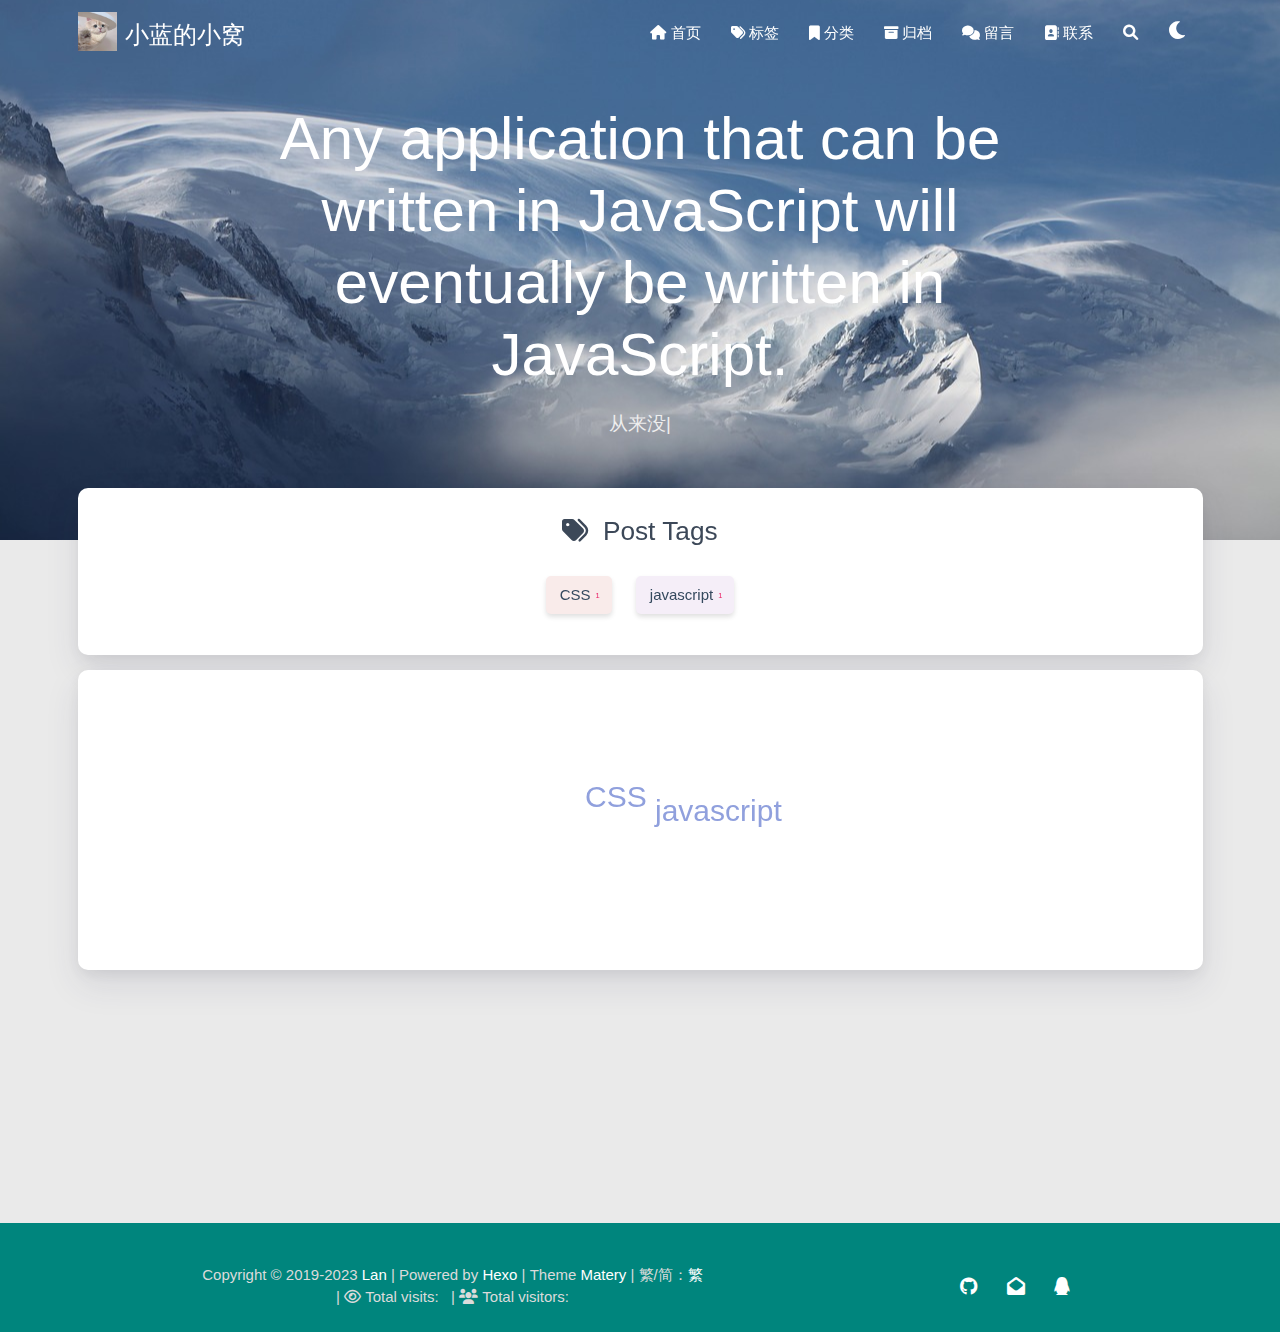
<file: tags/index.html>
<!DOCTYPE HTML>
<html lang="en">


<head>
    <meta charset="utf-8">
    <meta name="keywords" content="Tags, 小蓝的小窝">
    <meta name="description" content="小蓝的小窝">
    <meta http-equiv="X-UA-Compatible" content="IE=edge">
    <meta name="viewport" content="width=device-width, initial-scale=1.0, user-scalable=no">
    <meta name="renderer" content="webkit|ie-stand|ie-comp">
    <meta name="mobile-web-app-capable" content="yes">
    <meta name="format-detection" content="telephone=no">
    <meta name="apple-mobile-web-app-capable" content="yes">
    <meta name="apple-mobile-web-app-status-bar-style" content="black-translucent">
    <meta name="referrer" content="no-referrer-when-downgrade">
    <!-- Global site tag (gtag.js) - Google Analytics -->


    <title>Tags | 小蓝的小窝</title>
    <link rel="icon" type="image/png" href="/favicon.png">
    


    <!-- bg-cover style     -->



<link rel="stylesheet" type="text/css" href="/libs/awesome/css/all.min.css">
<link rel="stylesheet" type="text/css" href="/libs/materialize/materialize.min.css">
<link rel="stylesheet" type="text/css" href="/libs/aos/aos.css">
<link rel="stylesheet" type="text/css" href="/libs/animate/animate.min.css">
<link rel="stylesheet" type="text/css" href="/libs/lightGallery/css/lightgallery.min.css">
<link rel="stylesheet" type="text/css" href="/css/matery.css">
<link rel="stylesheet" type="text/css" href="/css/my.css">
<link rel="stylesheet" type="text/css" href="/css/dark.css" media="none" onload="if(media!='all')media='all'">




    <link rel="stylesheet" href="/libs/tocbot/tocbot.css">
    <link rel="stylesheet" href="/css/post.css">




    



    <script src="/libs/jquery/jquery-3.6.0.min.js"></script>

<meta name="generator" content="Hexo 5.4.2"></head>


<body>
    <header class="navbar-fixed">
    <nav id="headNav" class="bg-color nav-transparent">
        <div id="navContainer" class="nav-wrapper container">
            <div class="brand-logo">
                <a href="/" class="waves-effect waves-light">
                    
                    <img src="/medias/logo.jpg" class="logo-img" alt="LOGO">
                    
                    <span class="logo-span">小蓝的小窝</span>
                </a>
            </div>
            

<a href="#" data-target="mobile-nav" class="sidenav-trigger button-collapse"><i class="fas fa-bars"></i></a>
<ul class="right nav-menu">
  
  <li class="hide-on-med-and-down nav-item">
    
    <a href="/" class="waves-effect waves-light">
      
      <i class="fas fa-home" style="zoom: 0.6;"></i>
      
      <span>首页</span>
    </a>
    
  </li>
  
  <li class="hide-on-med-and-down nav-item">
    
    <a href="/tags" class="waves-effect waves-light">
      
      <i class="fas fa-tags" style="zoom: 0.6;"></i>
      
      <span>标签</span>
    </a>
    
  </li>
  
  <li class="hide-on-med-and-down nav-item">
    
    <a href="/categories" class="waves-effect waves-light">
      
      <i class="fas fa-bookmark" style="zoom: 0.6;"></i>
      
      <span>分类</span>
    </a>
    
  </li>
  
  <li class="hide-on-med-and-down nav-item">
    
    <a href="/archives" class="waves-effect waves-light">
      
      <i class="fas fa-archive" style="zoom: 0.6;"></i>
      
      <span>归档</span>
    </a>
    
  </li>
  
  <li class="hide-on-med-and-down nav-item">
    
    <a href="/contact" class="waves-effect waves-light">
      
      <i class="fas fa-comments" style="zoom: 0.6;"></i>
      
      <span>留言</span>
    </a>
    
  </li>
  
  <li class="hide-on-med-and-down nav-item">
    
    <a href="/friends" class="waves-effect waves-light">
      
      <i class="fas fa-address-book" style="zoom: 0.6;"></i>
      
      <span>联系</span>
    </a>
    
  </li>
  
  <li>
    <a href="#searchModal" class="modal-trigger waves-effect waves-light">
      <i id="searchIcon" class="fas fa-search" title="Search" style="zoom: 0.85;"></i>
    </a>
  </li>
  <li>
    <a href="javascript:;" class="waves-effect waves-light" onclick="switchNightMode()" title="深色/浅色模式" >
      <i id="sum-moon-icon" class="fas fa-sun" style="zoom: 0.85;"></i>
    </a>
  </li>
</ul>


<div id="mobile-nav" class="side-nav sidenav">

    <div class="mobile-head bg-color">
        
        <img src="/medias/logo.jpg" class="logo-img circle responsive-img">
        
        <div class="logo-name">小蓝的小窝</div>
        <div class="logo-desc">
            
            Never really desperate, only the lost of the soul.
            
        </div>
    </div>

    <ul class="menu-list mobile-menu-list">
        
        <li class="m-nav-item">
	  
		<a href="/" class="waves-effect waves-light">
			
			    <i class="fa-fw fas fa-home"></i>
			
			首页
		</a>
          
        </li>
        
        <li class="m-nav-item">
	  
		<a href="/tags" class="waves-effect waves-light">
			
			    <i class="fa-fw fas fa-tags"></i>
			
			标签
		</a>
          
        </li>
        
        <li class="m-nav-item">
	  
		<a href="/categories" class="waves-effect waves-light">
			
			    <i class="fa-fw fas fa-bookmark"></i>
			
			分类
		</a>
          
        </li>
        
        <li class="m-nav-item">
	  
		<a href="/archives" class="waves-effect waves-light">
			
			    <i class="fa-fw fas fa-archive"></i>
			
			归档
		</a>
          
        </li>
        
        <li class="m-nav-item">
	  
		<a href="/contact" class="waves-effect waves-light">
			
			    <i class="fa-fw fas fa-comments"></i>
			
			留言
		</a>
          
        </li>
        
        <li class="m-nav-item">
	  
		<a href="/friends" class="waves-effect waves-light">
			
			    <i class="fa-fw fas fa-address-book"></i>
			
			联系
		</a>
          
        </li>
        
        
        <li><div class="divider"></div></li>
        <li>
            <a href="https://github.com/itlyw" class="waves-effect waves-light" target="_blank">
                <i class="fab fa-github-square fa-fw"></i>Fork Me
            </a>
        </li>
        
    </ul>
</div>


        </div>

        
            <style>
    .nav-transparent .github-corner {
        display: none !important;
    }

    .github-corner {
        position: absolute;
        z-index: 10;
        top: 0;
        right: 0;
        border: 0;
        transform: scale(1.1);
    }

    .github-corner svg {
        color: #0f9d58;
        fill: #fff;
        height: 64px;
        width: 64px;
    }

    .github-corner:hover .octo-arm {
        animation: a 0.56s ease-in-out;
    }

    .github-corner .octo-arm {
        animation: none;
    }

    @keyframes a {
        0%,
        to {
            transform: rotate(0);
        }
        20%,
        60% {
            transform: rotate(-25deg);
        }
        40%,
        80% {
            transform: rotate(10deg);
        }
    }
</style>

<a href="https://github.com/itlyw" class="github-corner tooltipped hide-on-med-and-down" target="_blank"
   data-tooltip="Fork Me" data-position="left" data-delay="50">
    <svg viewBox="0 0 250 250" aria-hidden="true">
        <path d="M0,0 L115,115 L130,115 L142,142 L250,250 L250,0 Z"></path>
        <path d="M128.3,109.0 C113.8,99.7 119.0,89.6 119.0,89.6 C122.0,82.7 120.5,78.6 120.5,78.6 C119.2,72.0 123.4,76.3 123.4,76.3 C127.3,80.9 125.5,87.3 125.5,87.3 C122.9,97.6 130.6,101.9 134.4,103.2"
              fill="currentColor" style="transform-origin: 130px 106px;" class="octo-arm"></path>
        <path d="M115.0,115.0 C114.9,115.1 118.7,116.5 119.8,115.4 L133.7,101.6 C136.9,99.2 139.9,98.4 142.2,98.6 C133.8,88.0 127.5,74.4 143.8,58.0 C148.5,53.4 154.0,51.2 159.7,51.0 C160.3,49.4 163.2,43.6 171.4,40.1 C171.4,40.1 176.1,42.5 178.8,56.2 C183.1,58.6 187.2,61.8 190.9,65.4 C194.5,69.0 197.7,73.2 200.1,77.6 C213.8,80.2 216.3,84.9 216.3,84.9 C212.7,93.1 206.9,96.0 205.4,96.6 C205.1,102.4 203.0,107.8 198.3,112.5 C181.9,128.9 168.3,122.5 157.7,114.1 C157.9,116.9 156.7,120.9 152.7,124.9 L141.0,136.5 C139.8,137.7 141.6,141.9 141.8,141.8 Z"
              fill="currentColor" class="octo-body"></path>
    </svg>
</a>
        
    </nav>

</header>

    <div class="bg-cover pd-header about-cover">
    <div class="container">
    <div class="row">
    <div class="col s10 offset-s1 m8 offset-m2 l8 offset-l2">
        <div class="brand">
            <div class="title center-align">
                
                Any application that can be written in JavaScript will eventually be written in JavaScript.
                
            </div>

            <div class="description center-align">
                
                <span id="subtitle"></span>
                <script src="/libs/typed/typed.js"></script>
                <script>
                    var typed = new Typed("#subtitle", {
                        strings: [ 
                            
                                "从来没有真正的绝境, 只有心灵的迷途",
                            
                                "Never really desperate, only the lost of the soul",
                            
                        ],
                        startDelay: 300,
                        typeSpeed: 100,
                        loop: true,
                        backSpeed: 50,
                        showCursor: true
                    });
                </script>
                
            </div>
        </div>
    </div>
</div>


<script>
    // 每天切换 banner 图.  Switch banner image every day.
    var bannerUrl = "/medias/banner/" + new Date().getDay() + '.jpg';
    $('.bg-cover').css('background-image', 'url(' + bannerUrl + ')');
</script>


    </div>
</div>

<main class="content">

    

<div id="tags" class="container chip-container">
    <div class="card">
        <div class="card-content">
            <div class="tag-title center-align">
                <i class="fas fa-tags"></i>&nbsp;&nbsp;Post Tags
            </div>
            <div class="tag-chips">
                
                
                <a href="/tags/CSS/" title="CSS: 1">
                    <span class="chip center-align waves-effect waves-light
                             chip-default "
                            data-tagname="CSS" style="background-color: #F9EBEA;">CSS
                        <span class="tag-length">1</span>
                    </span>
                </a>
                
                
                <a href="/tags/javascript/" title="javascript: 1">
                    <span class="chip center-align waves-effect waves-light
                             chip-default "
                            data-tagname="javascript" style="background-color: #F5EEF8;">javascript
                        <span class="tag-length">1</span>
                    </span>
                </a>
                
            </div>
        </div>
    </div>
</div>

    
    <link rel="stylesheet" type="text/css" href="/libs/jqcloud/jqcloud.css">
<style type="text/css">
    #tag-wordcloud {
        width: 100%;
        height: 300px;
    }
</style>

<div class="container" data-aos="fade-up">
    <div class="card">
        <div id="tag-wordcloud" class="card-content"></div>
    </div>
</div>

<script type="text/javascript" src="/libs/jqcloud/jqcloud-1.0.4.min.js"></script>
<script type="text/javascript">
    

    $('#tag-wordcloud').jQCloud([{"text":"CSS","weight":1,"link":"/tags/CSS/"},{"text":"javascript","weight":1,"link":"/tags/javascript/"}], {
        autoResize: true
    });
</script>

    

</main>


    <footer class="page-footer bg-color">
    
        <link rel="stylesheet" href="/libs/aplayer/APlayer.min.css">
<style>
    .aplayer .aplayer-lrc p {
        
        display: none;
        
        font-size: 12px;
        font-weight: 700;
        line-height: 16px !important;
    }

    .aplayer .aplayer-lrc p.aplayer-lrc-current {
        
        display: none;
        
        font-size: 15px;
        color: #42b983;
    }

    
    .aplayer.aplayer-fixed.aplayer-narrow .aplayer-body {
        left: -66px !important;
    }

    .aplayer.aplayer-fixed.aplayer-narrow .aplayer-body:hover {
        left: 0px !important;
    }

    
</style>
<div class="">
    
    <div class="row">
        <meting-js class="col l8 offset-l2 m10 offset-m1 s12"
                   server="netease"
                   type="playlist"
                   id="503838841"
                   fixed='true'
                   autoplay='false'
                   theme='#42b983'
                   loop='all'
                   order='random'
                   preload='auto'
                   volume='0.7'
                   list-folded='true'
        >
        </meting-js>
    </div>
</div>

<script src="/libs/aplayer/APlayer.min.js"></script>
<script src="/libs/aplayer/Meting.min.js"></script>

    

    <div class="container row center-align"
         style="margin-bottom: 0px !important;">
        <div class="col s12 m8 l8 copy-right">
            Copyright&nbsp;&copy;
            
                <span id="year">2019-2023</span>
            
            <a href="/about" target="_blank">Lan</a>
            |&nbsp;Powered by&nbsp;<a href="https://hexo.io/" target="_blank">Hexo</a>
            |&nbsp;Theme&nbsp;<a href="https://github.com/blinkfox/hexo-theme-matery" target="_blank">Matery</a>
            
                <span id="translate">|&nbsp;繁/简：</span><a id="translateLink" href="javascript:translatePage();">繁</a>
            
            <br>
            
            
            
                
            
            
                <span id="busuanzi_container_site_pv">
                &nbsp;|&nbsp;<i class="far fa-eye"></i>&nbsp;Total visits:&nbsp;
                    <span id="busuanzi_value_site_pv" class="white-color"></span>
            </span>
            
            
                <span id="busuanzi_container_site_uv">
                &nbsp;|&nbsp;<i class="fas fa-users"></i>&nbsp;Total visitors:&nbsp;
                    <span id="busuanzi_value_site_uv" class="white-color"></span>
            </span>
            
            <br>

            <!-- 运行天数提醒. -->
            
            <br>
            
        </div>
        <div class="col s12 m4 l4 social-link social-statis">
    <a href="https://github.com/itlyw" class="tooltipped" target="_blank" data-tooltip="访问我的GitHub" data-position="top" data-delay="50">
        <i class="fab fa-github"></i>
    </a>



    <a href="mailto:2783242004@qq.com" class="tooltipped" target="_blank" data-tooltip="邮件联系我" data-position="top" data-delay="50">
        <i class="fas fa-envelope-open"></i>
    </a>







    <a href="tencent://AddContact/?fromId=50&fromSubId=1&subcmd=all&uin=2783242004" class="tooltipped" target="_blank" data-tooltip="QQ联系我: 2783242004" data-position="top" data-delay="50">
        <i class="fab fa-qq"></i>
    </a>







</div>
    </div>
</footer>

<div class="progress-bar"></div>


    <!-- 搜索遮罩框 -->
<div id="searchModal" class="modal">
    <div class="modal-content">
        <div class="search-header">
            <span class="title"><i class="fas fa-search"></i>&nbsp;&nbsp;Search</span>
            <input type="search" id="searchInput" name="s" placeholder="Please enter a search keyword"
                   class="search-input">
        </div>
        <div id="searchResult"></div>
    </div>
</div>

<script type="text/javascript">
$(function () {
    var searchFunc = function (path, search_id, content_id) {
        'use strict';
        $.ajax({
            url: path,
            dataType: "xml",
            success: function (xmlResponse) {
                // get the contents from search data
                var datas = $("entry", xmlResponse).map(function () {
                    return {
                        title: $("title", this).text(),
                        content: $("content", this).text(),
                        url: $("url", this).text()
                    };
                }).get();
                var $input = document.getElementById(search_id);
                var $resultContent = document.getElementById(content_id);
                $input.addEventListener('input', function () {
                    var str = '<ul class=\"search-result-list\">';
                    var keywords = this.value.trim().toLowerCase().split(/[\s\-]+/);
                    $resultContent.innerHTML = "";
                    if (this.value.trim().length <= 0) {
                        return;
                    }
                    // perform local searching
                    datas.forEach(function (data) {
                        var isMatch = true;
                        var data_title = data.title.trim().toLowerCase();
                        var data_content = data.content.trim().replace(/<[^>]+>/g, "").toLowerCase();
                        var data_url = data.url;
                        data_url = data_url.indexOf('/') === 0 ? data.url : '/' + data_url;
                        var index_title = -1;
                        var index_content = -1;
                        var first_occur = -1;
                        // only match artiles with not empty titles and contents
                        if (data_title !== '' && data_content !== '') {
                            keywords.forEach(function (keyword, i) {
                                index_title = data_title.indexOf(keyword);
                                index_content = data_content.indexOf(keyword);
                                if (index_title < 0 && index_content < 0) {
                                    isMatch = false;
                                } else {
                                    if (index_content < 0) {
                                        index_content = 0;
                                    }
                                    if (i === 0) {
                                        first_occur = index_content;
                                    }
                                }
                            });
                        }
                        // show search results
                        if (isMatch) {
                            str += "<li><a href='" + data_url + "' class='search-result-title'>" + data_title + "</a>";
                            var content = data.content.trim().replace(/<[^>]+>/g, "");
                            if (first_occur >= 0) {
                                // cut out 100 characters
                                var start = first_occur - 20;
                                var end = first_occur + 80;
                                if (start < 0) {
                                    start = 0;
                                }
                                if (start === 0) {
                                    end = 100;
                                }
                                if (end > content.length) {
                                    end = content.length;
                                }
                                var match_content = content.substr(start, end);
                                // highlight all keywords
                                keywords.forEach(function (keyword) {
                                    var regS = new RegExp(keyword, "gi");
                                    match_content = match_content.replace(regS, "<em class=\"search-keyword\">" + keyword + "</em>");
                                });

                                str += "<p class=\"search-result\">" + match_content + "...</p>"
                            }
                            str += "</li>";
                        }
                    });
                    str += "</ul>";
                    $resultContent.innerHTML = str;
                });
            }
        });
    };

    searchFunc('/search.xml', 'searchInput', 'searchResult');
});
</script>

    <!-- 白天和黑夜主题 -->
<div class="stars-con">
    <div id="stars"></div>
    <div id="stars2"></div>
    <div id="stars3"></div>  
</div>

<script>
    function switchNightMode() {
        $('<div class="Cuteen_DarkSky"><div class="Cuteen_DarkPlanet"></div></div>').appendTo($('body')),
        setTimeout(function () {
            $('body').hasClass('DarkMode') 
            ? ($('body').removeClass('DarkMode'), localStorage.setItem('isDark', '0'), $('#sum-moon-icon').removeClass("fa-sun").addClass('fa-moon')) 
            : ($('body').addClass('DarkMode'), localStorage.setItem('isDark', '1'), $('#sum-moon-icon').addClass("fa-sun").removeClass('fa-moon')),
            
            setTimeout(function () {
            $('.Cuteen_DarkSky').fadeOut(1e3, function () {
                $(this).remove()
            })
            }, 2e3)
        })
    }
</script>

    <!-- 回到顶部按钮 -->
<div id="backTop" class="top-scroll">
    <a class="btn-floating btn-large waves-effect waves-light" href="#!">
        <i class="fas fa-arrow-up"></i>
    </a>
</div>


    <script src="/libs/materialize/materialize.min.js"></script>
    <script src="/libs/masonry/masonry.pkgd.min.js"></script>
    <script src="/libs/aos/aos.js"></script>
    <script src="/libs/scrollprogress/scrollProgress.min.js"></script>
    <script src="/libs/lightGallery/js/lightgallery-all.min.js"></script>
    <script src="/js/matery.js"></script>

    

    
        <script type="text/javascript" src="/js/tw_cn.js"></script>
        <script type="text/javascript">
          var defaultEncoding = 2; //网站编写字体是否繁体，1-繁体，2-简体
          var translateDelay = 0; //延迟时间,若不在前, 要设定延迟翻译时间, 如100表示100ms,默认为0
          var cookieDomain = "http://example.com"; //Cookie地址, 一定要设定, 通常为你的网址
          var msgToTraditionalChinese = "繁"; //此处可以更改为你想要显示的文字
          var msgToSimplifiedChinese = "简"; //同上，但两处均不建议更改
          var translateButtonId = "translateLink"; //默认互换id
          translateInitilization();
        </script>
    
    
    

    <!-- 雪花特效 -->
    

    <!-- 鼠标星星特效 -->
    

     
        <script src="https://ssl.captcha.qq.com/TCaptcha.js"></script>
        <script src="/libs/others/TencentCaptcha.js"></script>
        <button id="TencentCaptcha" data-appid="xxxxxxxxxx" data-cbfn="callback" type="button" hidden></button>
    

    <!-- Baidu Analytics -->

    <!-- Baidu Push -->

<script>
    (function () {
        var bp = document.createElement('script');
        var curProtocol = window.location.protocol.split(':')[0];
        if (curProtocol === 'https') {
            bp.src = 'https://zz.bdstatic.com/linksubmit/push.js';
        } else {
            bp.src = 'http://push.zhanzhang.baidu.com/push.js';
        }
        var s = document.getElementsByTagName("script")[0];
        s.parentNode.insertBefore(bp, s);
    })();
</script>

    
    <script src="/libs/others/clicklove.js" async="async"></script>
    
    
    <script async src="/libs/others/busuanzi.pure.mini.js"></script>
    

    

    

    <!--腾讯兔小巢-->
    
    

    

    

    
    <script src="/libs/instantpage/instantpage.js" type="module"></script>
    

</body>

</html>
</file>
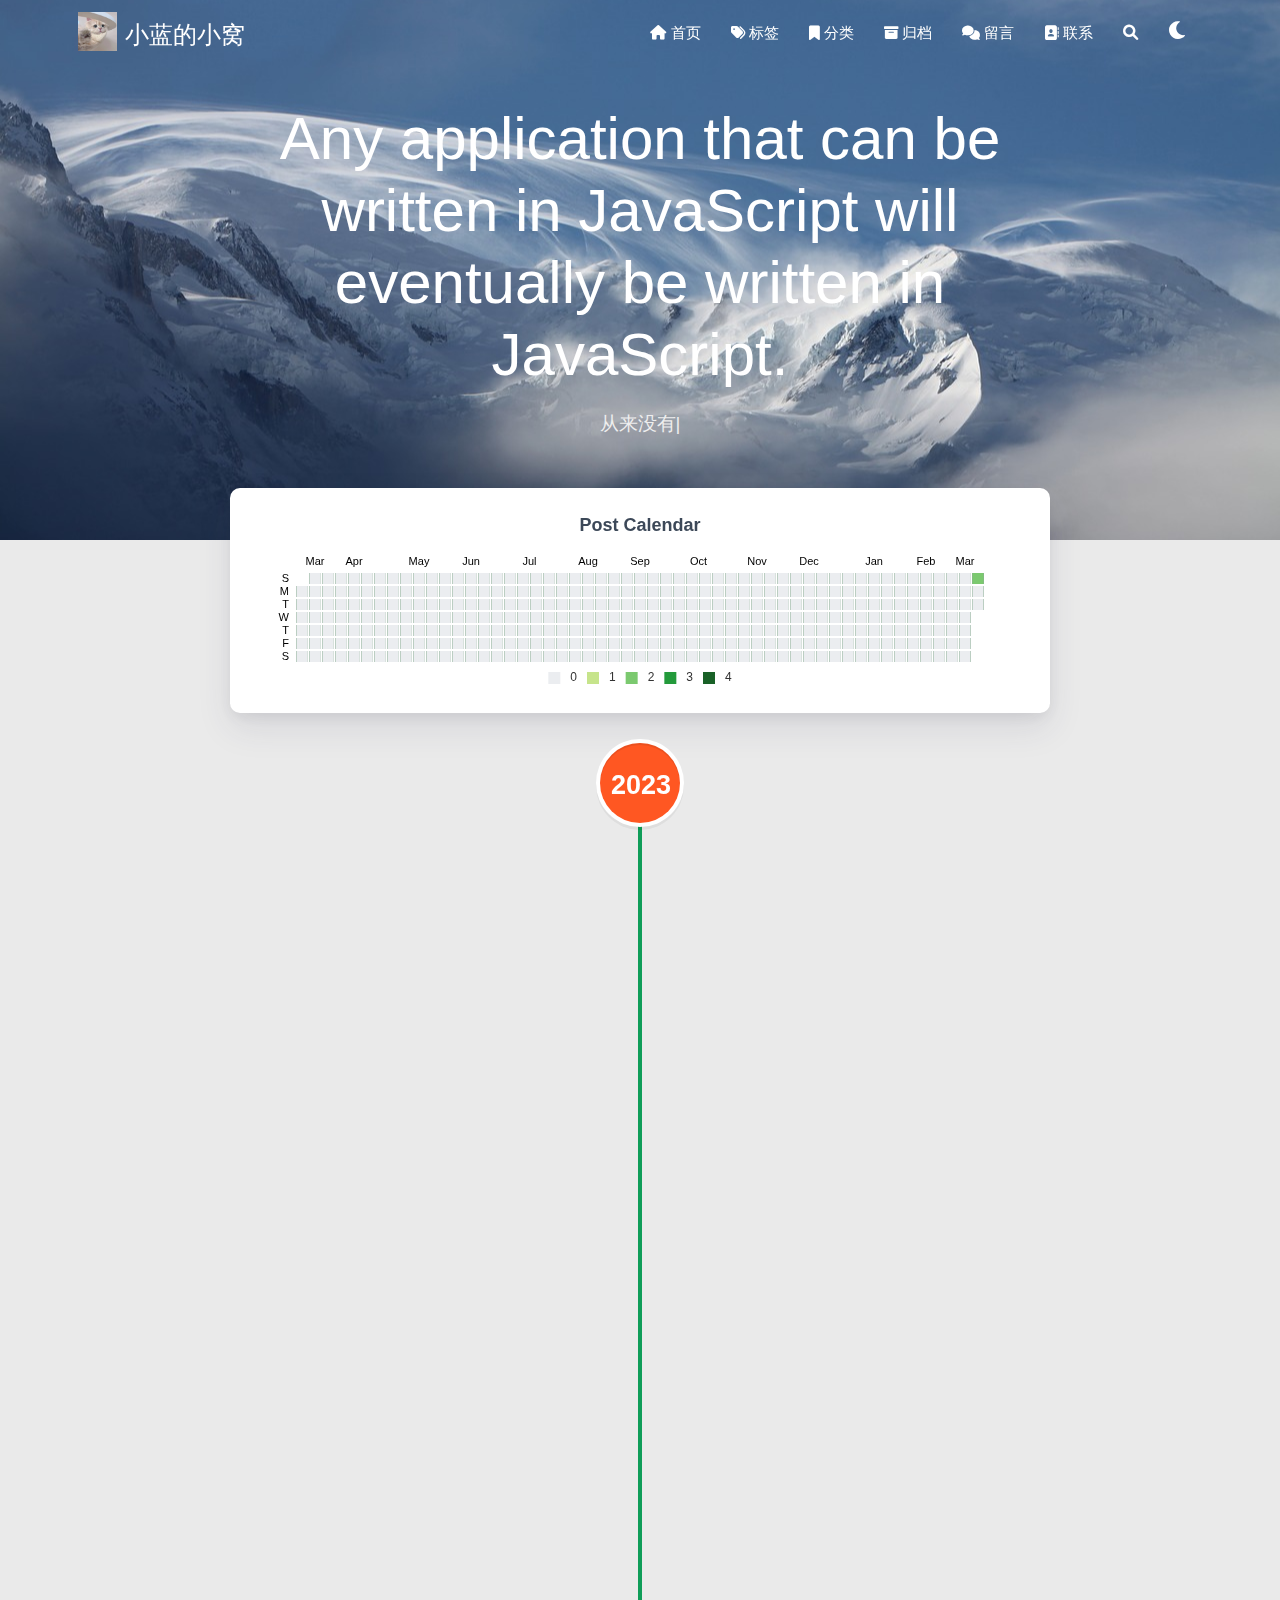
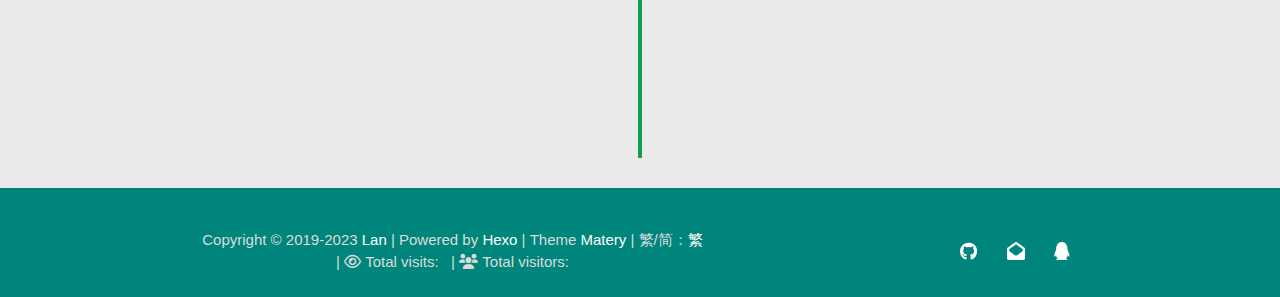
<file: archives/2023/index.html>
<!DOCTYPE HTML>
<html lang="en">


<head>
    <meta charset="utf-8">
    <meta name="keywords" content="Archives: 2023, 小蓝的小窝">
    <meta name="description" content="小蓝的小窝">
    <meta http-equiv="X-UA-Compatible" content="IE=edge">
    <meta name="viewport" content="width=device-width, initial-scale=1.0, user-scalable=no">
    <meta name="renderer" content="webkit|ie-stand|ie-comp">
    <meta name="mobile-web-app-capable" content="yes">
    <meta name="format-detection" content="telephone=no">
    <meta name="apple-mobile-web-app-capable" content="yes">
    <meta name="apple-mobile-web-app-status-bar-style" content="black-translucent">
    <meta name="referrer" content="no-referrer-when-downgrade">
    <!-- Global site tag (gtag.js) - Google Analytics -->


    <title>Archives: 2023 | 小蓝的小窝</title>
    <link rel="icon" type="image/png" href="/favicon.png">
    


    <!-- bg-cover style     -->



<link rel="stylesheet" type="text/css" href="/libs/awesome/css/all.min.css">
<link rel="stylesheet" type="text/css" href="/libs/materialize/materialize.min.css">
<link rel="stylesheet" type="text/css" href="/libs/aos/aos.css">
<link rel="stylesheet" type="text/css" href="/libs/animate/animate.min.css">
<link rel="stylesheet" type="text/css" href="/libs/lightGallery/css/lightgallery.min.css">
<link rel="stylesheet" type="text/css" href="/css/matery.css">
<link rel="stylesheet" type="text/css" href="/css/my.css">
<link rel="stylesheet" type="text/css" href="/css/dark.css" media="none" onload="if(media!='all')media='all'">




    <link rel="stylesheet" href="/libs/tocbot/tocbot.css">
    <link rel="stylesheet" href="/css/post.css">




    



    <script src="/libs/jquery/jquery-3.6.0.min.js"></script>

<meta name="generator" content="Hexo 5.4.2"></head>


<body>
    <header class="navbar-fixed">
    <nav id="headNav" class="bg-color nav-transparent">
        <div id="navContainer" class="nav-wrapper container">
            <div class="brand-logo">
                <a href="/" class="waves-effect waves-light">
                    
                    <img src="/medias/logo.jpg" class="logo-img" alt="LOGO">
                    
                    <span class="logo-span">小蓝的小窝</span>
                </a>
            </div>
            

<a href="#" data-target="mobile-nav" class="sidenav-trigger button-collapse"><i class="fas fa-bars"></i></a>
<ul class="right nav-menu">
  
  <li class="hide-on-med-and-down nav-item">
    
    <a href="/" class="waves-effect waves-light">
      
      <i class="fas fa-home" style="zoom: 0.6;"></i>
      
      <span>首页</span>
    </a>
    
  </li>
  
  <li class="hide-on-med-and-down nav-item">
    
    <a href="/tags" class="waves-effect waves-light">
      
      <i class="fas fa-tags" style="zoom: 0.6;"></i>
      
      <span>标签</span>
    </a>
    
  </li>
  
  <li class="hide-on-med-and-down nav-item">
    
    <a href="/categories" class="waves-effect waves-light">
      
      <i class="fas fa-bookmark" style="zoom: 0.6;"></i>
      
      <span>分类</span>
    </a>
    
  </li>
  
  <li class="hide-on-med-and-down nav-item">
    
    <a href="/archives" class="waves-effect waves-light">
      
      <i class="fas fa-archive" style="zoom: 0.6;"></i>
      
      <span>归档</span>
    </a>
    
  </li>
  
  <li class="hide-on-med-and-down nav-item">
    
    <a href="/contact" class="waves-effect waves-light">
      
      <i class="fas fa-comments" style="zoom: 0.6;"></i>
      
      <span>留言</span>
    </a>
    
  </li>
  
  <li class="hide-on-med-and-down nav-item">
    
    <a href="/friends" class="waves-effect waves-light">
      
      <i class="fas fa-address-book" style="zoom: 0.6;"></i>
      
      <span>联系</span>
    </a>
    
  </li>
  
  <li>
    <a href="#searchModal" class="modal-trigger waves-effect waves-light">
      <i id="searchIcon" class="fas fa-search" title="Search" style="zoom: 0.85;"></i>
    </a>
  </li>
  <li>
    <a href="javascript:;" class="waves-effect waves-light" onclick="switchNightMode()" title="深色/浅色模式" >
      <i id="sum-moon-icon" class="fas fa-sun" style="zoom: 0.85;"></i>
    </a>
  </li>
</ul>


<div id="mobile-nav" class="side-nav sidenav">

    <div class="mobile-head bg-color">
        
        <img src="/medias/logo.jpg" class="logo-img circle responsive-img">
        
        <div class="logo-name">小蓝的小窝</div>
        <div class="logo-desc">
            
            Never really desperate, only the lost of the soul.
            
        </div>
    </div>

    <ul class="menu-list mobile-menu-list">
        
        <li class="m-nav-item">
	  
		<a href="/" class="waves-effect waves-light">
			
			    <i class="fa-fw fas fa-home"></i>
			
			首页
		</a>
          
        </li>
        
        <li class="m-nav-item">
	  
		<a href="/tags" class="waves-effect waves-light">
			
			    <i class="fa-fw fas fa-tags"></i>
			
			标签
		</a>
          
        </li>
        
        <li class="m-nav-item">
	  
		<a href="/categories" class="waves-effect waves-light">
			
			    <i class="fa-fw fas fa-bookmark"></i>
			
			分类
		</a>
          
        </li>
        
        <li class="m-nav-item">
	  
		<a href="/archives" class="waves-effect waves-light">
			
			    <i class="fa-fw fas fa-archive"></i>
			
			归档
		</a>
          
        </li>
        
        <li class="m-nav-item">
	  
		<a href="/contact" class="waves-effect waves-light">
			
			    <i class="fa-fw fas fa-comments"></i>
			
			留言
		</a>
          
        </li>
        
        <li class="m-nav-item">
	  
		<a href="/friends" class="waves-effect waves-light">
			
			    <i class="fa-fw fas fa-address-book"></i>
			
			联系
		</a>
          
        </li>
        
        
        <li><div class="divider"></div></li>
        <li>
            <a href="https://github.com/itlyw" class="waves-effect waves-light" target="_blank">
                <i class="fab fa-github-square fa-fw"></i>Fork Me
            </a>
        </li>
        
    </ul>
</div>


        </div>

        
            <style>
    .nav-transparent .github-corner {
        display: none !important;
    }

    .github-corner {
        position: absolute;
        z-index: 10;
        top: 0;
        right: 0;
        border: 0;
        transform: scale(1.1);
    }

    .github-corner svg {
        color: #0f9d58;
        fill: #fff;
        height: 64px;
        width: 64px;
    }

    .github-corner:hover .octo-arm {
        animation: a 0.56s ease-in-out;
    }

    .github-corner .octo-arm {
        animation: none;
    }

    @keyframes a {
        0%,
        to {
            transform: rotate(0);
        }
        20%,
        60% {
            transform: rotate(-25deg);
        }
        40%,
        80% {
            transform: rotate(10deg);
        }
    }
</style>

<a href="https://github.com/itlyw" class="github-corner tooltipped hide-on-med-and-down" target="_blank"
   data-tooltip="Fork Me" data-position="left" data-delay="50">
    <svg viewBox="0 0 250 250" aria-hidden="true">
        <path d="M0,0 L115,115 L130,115 L142,142 L250,250 L250,0 Z"></path>
        <path d="M128.3,109.0 C113.8,99.7 119.0,89.6 119.0,89.6 C122.0,82.7 120.5,78.6 120.5,78.6 C119.2,72.0 123.4,76.3 123.4,76.3 C127.3,80.9 125.5,87.3 125.5,87.3 C122.9,97.6 130.6,101.9 134.4,103.2"
              fill="currentColor" style="transform-origin: 130px 106px;" class="octo-arm"></path>
        <path d="M115.0,115.0 C114.9,115.1 118.7,116.5 119.8,115.4 L133.7,101.6 C136.9,99.2 139.9,98.4 142.2,98.6 C133.8,88.0 127.5,74.4 143.8,58.0 C148.5,53.4 154.0,51.2 159.7,51.0 C160.3,49.4 163.2,43.6 171.4,40.1 C171.4,40.1 176.1,42.5 178.8,56.2 C183.1,58.6 187.2,61.8 190.9,65.4 C194.5,69.0 197.7,73.2 200.1,77.6 C213.8,80.2 216.3,84.9 216.3,84.9 C212.7,93.1 206.9,96.0 205.4,96.6 C205.1,102.4 203.0,107.8 198.3,112.5 C181.9,128.9 168.3,122.5 157.7,114.1 C157.9,116.9 156.7,120.9 152.7,124.9 L141.0,136.5 C139.8,137.7 141.6,141.9 141.8,141.8 Z"
              fill="currentColor" class="octo-body"></path>
    </svg>
</a>
        
    </nav>

</header>

    <div class="bg-cover pd-header about-cover">
    <div class="container">
    <div class="row">
    <div class="col s10 offset-s1 m8 offset-m2 l8 offset-l2">
        <div class="brand">
            <div class="title center-align">
                
                Any application that can be written in JavaScript will eventually be written in JavaScript.
                
            </div>

            <div class="description center-align">
                
                <span id="subtitle"></span>
                <script src="/libs/typed/typed.js"></script>
                <script>
                    var typed = new Typed("#subtitle", {
                        strings: [ 
                            
                                "从来没有真正的绝境, 只有心灵的迷途",
                            
                                "Never really desperate, only the lost of the soul",
                            
                        ],
                        startDelay: 300,
                        typeSpeed: 100,
                        loop: true,
                        backSpeed: 50,
                        showCursor: true
                    });
                </script>
                
            </div>
        </div>
    </div>
</div>


<script>
    // 每天切换 banner 图.  Switch banner image every day.
    var bannerUrl = "/medias/banner/" + new Date().getDay() + '.jpg';
    $('.bg-cover').css('background-image', 'url(' + bannerUrl + ')');
</script>


    </div>
</div>

<main class="content">

    
    <div class="container archive-calendar">
    <div class="card">
        <div id="post-calendar" class="card-content"></div>
    </div>
</div>

<script type="text/javascript" src="/libs/echarts/echarts.min.js"></script>
<script type="text/javascript">
    let myChart = echarts.init(document.getElementById('post-calendar'));

    

    let option = {
        title: {
            top: 0,
            text: 'Post Calendar',
            left: 'center',
            textStyle: {
                color: '#3C4858'
            }
        },
        tooltip: {
            padding: 10,
            backgroundColor: '#555',
            borderColor: '#777',
            borderWidth: 1,
            formatter: function (obj) {
                var value = obj.value;
                return '<div style="font-size: 14px;">' + value[0] + '：' + value[1] + '</div>';
            }
        },
        visualMap: {
            show: true,
            showLabel: true,
            categories: [0, 1, 2, 3, 4],
            calculable: true,
            inRange: {
                symbol: 'rect',
                color: ['#ebedf0', '#c6e48b', '#7bc96f', '#239a3b', '#196127']
            },
            itemWidth: 12,
            itemHeight: 12,
            orient: 'horizontal',
            left: 'center',
            bottom: 0
        },
        calendar: [{
            left: 'center',
            range: ["2022-03-14", "2023-03-14"],
            cellSize: [13, 13],
            splitLine: {
                show: false
            },
            itemStyle: {
                color: '#196127',
                borderColor: '#fff',
                borderWidth: 2
            },
            yearLabel: {
                show: false
            },
            monthLabel: {
                nameMap: 'en',
                fontSize: 11
            },
            dayLabel: {
                formatter: '{start}  1st',
                nameMap: 'en',
                fontSize: 11
            }
        }],
        series: [{
            type: 'heatmap',
            coordinateSystem: 'calendar',
            calendarIndex: 0,
            data: [["2022-03-14", 0], ["2022-03-15", 0], ["2022-03-16", 0], ["2022-03-17", 0], ["2022-03-18", 0], ["2022-03-19", 0], ["2022-03-20", 0], ["2022-03-21", 0], ["2022-03-22", 0], ["2022-03-23", 0], ["2022-03-24", 0], ["2022-03-25", 0], ["2022-03-26", 0], ["2022-03-27", 0], ["2022-03-28", 0], ["2022-03-29", 0], ["2022-03-30", 0], ["2022-03-31", 0], ["2022-04-01", 0], ["2022-04-02", 0], ["2022-04-03", 0], ["2022-04-04", 0], ["2022-04-05", 0], ["2022-04-06", 0], ["2022-04-07", 0], ["2022-04-08", 0], ["2022-04-09", 0], ["2022-04-10", 0], ["2022-04-11", 0], ["2022-04-12", 0], ["2022-04-13", 0], ["2022-04-14", 0], ["2022-04-15", 0], ["2022-04-16", 0], ["2022-04-17", 0], ["2022-04-18", 0], ["2022-04-19", 0], ["2022-04-20", 0], ["2022-04-21", 0], ["2022-04-22", 0], ["2022-04-23", 0], ["2022-04-24", 0], ["2022-04-25", 0], ["2022-04-26", 0], ["2022-04-27", 0], ["2022-04-28", 0], ["2022-04-29", 0], ["2022-04-30", 0], ["2022-05-01", 0], ["2022-05-02", 0], ["2022-05-03", 0], ["2022-05-04", 0], ["2022-05-05", 0], ["2022-05-06", 0], ["2022-05-07", 0], ["2022-05-08", 0], ["2022-05-09", 0], ["2022-05-10", 0], ["2022-05-11", 0], ["2022-05-12", 0], ["2022-05-13", 0], ["2022-05-14", 0], ["2022-05-15", 0], ["2022-05-16", 0], ["2022-05-17", 0], ["2022-05-18", 0], ["2022-05-19", 0], ["2022-05-20", 0], ["2022-05-21", 0], ["2022-05-22", 0], ["2022-05-23", 0], ["2022-05-24", 0], ["2022-05-25", 0], ["2022-05-26", 0], ["2022-05-27", 0], ["2022-05-28", 0], ["2022-05-29", 0], ["2022-05-30", 0], ["2022-05-31", 0], ["2022-06-01", 0], ["2022-06-02", 0], ["2022-06-03", 0], ["2022-06-04", 0], ["2022-06-05", 0], ["2022-06-06", 0], ["2022-06-07", 0], ["2022-06-08", 0], ["2022-06-09", 0], ["2022-06-10", 0], ["2022-06-11", 0], ["2022-06-12", 0], ["2022-06-13", 0], ["2022-06-14", 0], ["2022-06-15", 0], ["2022-06-16", 0], ["2022-06-17", 0], ["2022-06-18", 0], ["2022-06-19", 0], ["2022-06-20", 0], ["2022-06-21", 0], ["2022-06-22", 0], ["2022-06-23", 0], ["2022-06-24", 0], ["2022-06-25", 0], ["2022-06-26", 0], ["2022-06-27", 0], ["2022-06-28", 0], ["2022-06-29", 0], ["2022-06-30", 0], ["2022-07-01", 0], ["2022-07-02", 0], ["2022-07-03", 0], ["2022-07-04", 0], ["2022-07-05", 0], ["2022-07-06", 0], ["2022-07-07", 0], ["2022-07-08", 0], ["2022-07-09", 0], ["2022-07-10", 0], ["2022-07-11", 0], ["2022-07-12", 0], ["2022-07-13", 0], ["2022-07-14", 0], ["2022-07-15", 0], ["2022-07-16", 0], ["2022-07-17", 0], ["2022-07-18", 0], ["2022-07-19", 0], ["2022-07-20", 0], ["2022-07-21", 0], ["2022-07-22", 0], ["2022-07-23", 0], ["2022-07-24", 0], ["2022-07-25", 0], ["2022-07-26", 0], ["2022-07-27", 0], ["2022-07-28", 0], ["2022-07-29", 0], ["2022-07-30", 0], ["2022-07-31", 0], ["2022-08-01", 0], ["2022-08-02", 0], ["2022-08-03", 0], ["2022-08-04", 0], ["2022-08-05", 0], ["2022-08-06", 0], ["2022-08-07", 0], ["2022-08-08", 0], ["2022-08-09", 0], ["2022-08-10", 0], ["2022-08-11", 0], ["2022-08-12", 0], ["2022-08-13", 0], ["2022-08-14", 0], ["2022-08-15", 0], ["2022-08-16", 0], ["2022-08-17", 0], ["2022-08-18", 0], ["2022-08-19", 0], ["2022-08-20", 0], ["2022-08-21", 0], ["2022-08-22", 0], ["2022-08-23", 0], ["2022-08-24", 0], ["2022-08-25", 0], ["2022-08-26", 0], ["2022-08-27", 0], ["2022-08-28", 0], ["2022-08-29", 0], ["2022-08-30", 0], ["2022-08-31", 0], ["2022-09-01", 0], ["2022-09-02", 0], ["2022-09-03", 0], ["2022-09-04", 0], ["2022-09-05", 0], ["2022-09-06", 0], ["2022-09-07", 0], ["2022-09-08", 0], ["2022-09-09", 0], ["2022-09-10", 0], ["2022-09-11", 0], ["2022-09-12", 0], ["2022-09-13", 0], ["2022-09-14", 0], ["2022-09-15", 0], ["2022-09-16", 0], ["2022-09-17", 0], ["2022-09-18", 0], ["2022-09-19", 0], ["2022-09-20", 0], ["2022-09-21", 0], ["2022-09-22", 0], ["2022-09-23", 0], ["2022-09-24", 0], ["2022-09-25", 0], ["2022-09-26", 0], ["2022-09-27", 0], ["2022-09-28", 0], ["2022-09-29", 0], ["2022-09-30", 0], ["2022-10-01", 0], ["2022-10-02", 0], ["2022-10-03", 0], ["2022-10-04", 0], ["2022-10-05", 0], ["2022-10-06", 0], ["2022-10-07", 0], ["2022-10-08", 0], ["2022-10-09", 0], ["2022-10-10", 0], ["2022-10-11", 0], ["2022-10-12", 0], ["2022-10-13", 0], ["2022-10-14", 0], ["2022-10-15", 0], ["2022-10-16", 0], ["2022-10-17", 0], ["2022-10-18", 0], ["2022-10-19", 0], ["2022-10-20", 0], ["2022-10-21", 0], ["2022-10-22", 0], ["2022-10-23", 0], ["2022-10-24", 0], ["2022-10-25", 0], ["2022-10-26", 0], ["2022-10-27", 0], ["2022-10-28", 0], ["2022-10-29", 0], ["2022-10-30", 0], ["2022-10-31", 0], ["2022-11-01", 0], ["2022-11-02", 0], ["2022-11-03", 0], ["2022-11-04", 0], ["2022-11-05", 0], ["2022-11-06", 0], ["2022-11-07", 0], ["2022-11-08", 0], ["2022-11-09", 0], ["2022-11-10", 0], ["2022-11-11", 0], ["2022-11-12", 0], ["2022-11-13", 0], ["2022-11-14", 0], ["2022-11-15", 0], ["2022-11-16", 0], ["2022-11-17", 0], ["2022-11-18", 0], ["2022-11-19", 0], ["2022-11-20", 0], ["2022-11-21", 0], ["2022-11-22", 0], ["2022-11-23", 0], ["2022-11-24", 0], ["2022-11-25", 0], ["2022-11-26", 0], ["2022-11-27", 0], ["2022-11-28", 0], ["2022-11-29", 0], ["2022-11-30", 0], ["2022-12-01", 0], ["2022-12-02", 0], ["2022-12-03", 0], ["2022-12-04", 0], ["2022-12-05", 0], ["2022-12-06", 0], ["2022-12-07", 0], ["2022-12-08", 0], ["2022-12-09", 0], ["2022-12-10", 0], ["2022-12-11", 0], ["2022-12-12", 0], ["2022-12-13", 0], ["2022-12-14", 0], ["2022-12-15", 0], ["2022-12-16", 0], ["2022-12-17", 0], ["2022-12-18", 0], ["2022-12-19", 0], ["2022-12-20", 0], ["2022-12-21", 0], ["2022-12-22", 0], ["2022-12-23", 0], ["2022-12-24", 0], ["2022-12-25", 0], ["2022-12-26", 0], ["2022-12-27", 0], ["2022-12-28", 0], ["2022-12-29", 0], ["2022-12-30", 0], ["2022-12-31", 0], ["2023-01-01", 0], ["2023-01-02", 0], ["2023-01-03", 0], ["2023-01-04", 0], ["2023-01-05", 0], ["2023-01-06", 0], ["2023-01-07", 0], ["2023-01-08", 0], ["2023-01-09", 0], ["2023-01-10", 0], ["2023-01-11", 0], ["2023-01-12", 0], ["2023-01-13", 0], ["2023-01-14", 0], ["2023-01-15", 0], ["2023-01-16", 0], ["2023-01-17", 0], ["2023-01-18", 0], ["2023-01-19", 0], ["2023-01-20", 0], ["2023-01-21", 0], ["2023-01-22", 0], ["2023-01-23", 0], ["2023-01-24", 0], ["2023-01-25", 0], ["2023-01-26", 0], ["2023-01-27", 0], ["2023-01-28", 0], ["2023-01-29", 0], ["2023-01-30", 0], ["2023-01-31", 0], ["2023-02-01", 0], ["2023-02-02", 0], ["2023-02-03", 0], ["2023-02-04", 0], ["2023-02-05", 0], ["2023-02-06", 0], ["2023-02-07", 0], ["2023-02-08", 0], ["2023-02-09", 0], ["2023-02-10", 0], ["2023-02-11", 0], ["2023-02-12", 0], ["2023-02-13", 0], ["2023-02-14", 0], ["2023-02-15", 0], ["2023-02-16", 0], ["2023-02-17", 0], ["2023-02-18", 0], ["2023-02-19", 0], ["2023-02-20", 0], ["2023-02-21", 0], ["2023-02-22", 0], ["2023-02-23", 0], ["2023-02-24", 0], ["2023-02-25", 0], ["2023-02-26", 0], ["2023-02-27", 0], ["2023-02-28", 0], ["2023-03-01", 0], ["2023-03-02", 0], ["2023-03-03", 0], ["2023-03-04", 0], ["2023-03-05", 0], ["2023-03-06", 0], ["2023-03-07", 0], ["2023-03-08", 0], ["2023-03-09", 0], ["2023-03-10", 0], ["2023-03-11", 0], ["2023-03-12", 2], ["2023-03-13", 0], ["2023-03-14", 0]]
        }]

    };

    myChart.setOption(option);
</script>

    

    

    <div id="cd-timeline" class="container">
        
        <div class="cd-timeline-block">

            
            
            
            <div class="cd-timeline-img year" data-aos="zoom-in-up">
                <a href="/archives/2023">2023</a>
            </div>
            

            
            
            
            <div class="cd-timeline-img month" data-aos="zoom-in-up">
                <a href="/archives/2023/03">03</a>
            </div>
            

            
            <div class="cd-timeline-img day" data-aos="zoom-in-up">
                <span>12</span>
            </div>
            <article class="cd-timeline-content" data-aos="fade-up">
                <div class="article col s12 m6">
                    <div class="card">
                        <a href="/2023/03/12/CSS%E5%B1%9E%E6%80%A7%E8%AE%A1%E7%AE%97%E8%BF%87%E7%A8%8B%E8%AF%A6%E6%83%85/">
                            <div class="card-image">
                                
                                
                                <img src="/medias/featureimages/13.jpg" class="responsive-img" alt="CSS属性计算过程详情">
                                
                                <span class="card-title">CSS属性计算过程详情</span>
                            </div>
                        </a>
                        <div class="card-content article-content">
                            <div class="summary block-with-text">
                                
                                    CSS 属性计算过程你是否了解 CSS 的属性计算过程呢？
有的人可能会讲，CSS属性我倒是知道，例如：
123p&#123;  color : red;&#125;

上面的 CSS 代码中，p 是元素选择器，color 就是其中的一个 
                                
                            </div>
                            <div class="publish-info">
                                <span class="publish-date">
                                    <i class="far fa-clock fa-fw icon-date"></i>2023-03-12
                                </span>
                                <span class="publish-author">
                                    
                                    <i class="fas fa-bookmark fa-fw icon-category"></i>
                                    
                                    <a href="/categories/CSS/" class="post-category">
                                    CSS
                                    </a>
                                    
                                    
                                </span>
                            </div>
                        </div>

                        
                        <div class="card-action article-tags">
                            
                            <a href="/tags/CSS/"><span class="chip bg-color">CSS</span></a>
                            
                        </div>
                        
                    </div>
                </div>
            </article>
        </div>
        
        <div class="cd-timeline-block">

            
            

            
            

            
            <div class="cd-timeline-img day" data-aos="zoom-in-up">
                <span>12</span>
            </div>
            <article class="cd-timeline-content" data-aos="fade-up">
                <div class="article col s12 m6">
                    <div class="card">
                        <a href="/2023/03/12/%E8%AF%BE%E4%BB%B6/">
                            <div class="card-image">
                                
                                
                                <img src="/medias/featureimages/16.jpg" class="responsive-img" alt="事件循环">
                                
                                <span class="card-title">事件循环</span>
                            </div>
                        </a>
                        <div class="card-content article-content">
                            <div class="summary block-with-text">
                                
                                    事件循环浏览器的进程模型何为进程？程序运行需要有它自己专属的内存空间，可以把这块内存空间简单的理解为进程


每个应用至少有一个进程，进程之间相互独立，即使要通信，也需要双方同意。
何为线程？有了进程后，就可以运行程序的代码了。
运行代码的
                                
                            </div>
                            <div class="publish-info">
                                <span class="publish-date">
                                    <i class="far fa-clock fa-fw icon-date"></i>2023-03-12
                                </span>
                                <span class="publish-author">
                                    
                                    <i class="fas fa-bookmark fa-fw icon-category"></i>
                                    
                                    <a href="/categories/javascript/" class="post-category">
                                    javascript
                                    </a>
                                    
                                    
                                </span>
                            </div>
                        </div>

                        
                        <div class="card-action article-tags">
                            
                            <a href="/tags/javascript/"><span class="chip bg-color">javascript</span></a>
                            
                        </div>
                        
                    </div>
                </div>
            </article>
        </div>
        
    </div>

</main>




    <footer class="page-footer bg-color">
    
        <link rel="stylesheet" href="/libs/aplayer/APlayer.min.css">
<style>
    .aplayer .aplayer-lrc p {
        
        display: none;
        
        font-size: 12px;
        font-weight: 700;
        line-height: 16px !important;
    }

    .aplayer .aplayer-lrc p.aplayer-lrc-current {
        
        display: none;
        
        font-size: 15px;
        color: #42b983;
    }

    
    .aplayer.aplayer-fixed.aplayer-narrow .aplayer-body {
        left: -66px !important;
    }

    .aplayer.aplayer-fixed.aplayer-narrow .aplayer-body:hover {
        left: 0px !important;
    }

    
</style>
<div class="">
    
    <div class="row">
        <meting-js class="col l8 offset-l2 m10 offset-m1 s12"
                   server="netease"
                   type="playlist"
                   id="503838841"
                   fixed='true'
                   autoplay='false'
                   theme='#42b983'
                   loop='all'
                   order='random'
                   preload='auto'
                   volume='0.7'
                   list-folded='true'
        >
        </meting-js>
    </div>
</div>

<script src="/libs/aplayer/APlayer.min.js"></script>
<script src="/libs/aplayer/Meting.min.js"></script>

    

    <div class="container row center-align"
         style="margin-bottom: 0px !important;">
        <div class="col s12 m8 l8 copy-right">
            Copyright&nbsp;&copy;
            
                <span id="year">2019-2023</span>
            
            <a href="/about" target="_blank">Lan</a>
            |&nbsp;Powered by&nbsp;<a href="https://hexo.io/" target="_blank">Hexo</a>
            |&nbsp;Theme&nbsp;<a href="https://github.com/blinkfox/hexo-theme-matery" target="_blank">Matery</a>
            
                <span id="translate">|&nbsp;繁/简：</span><a id="translateLink" href="javascript:translatePage();">繁</a>
            
            <br>
            
            
            
                
            
            
                <span id="busuanzi_container_site_pv">
                &nbsp;|&nbsp;<i class="far fa-eye"></i>&nbsp;Total visits:&nbsp;
                    <span id="busuanzi_value_site_pv" class="white-color"></span>
            </span>
            
            
                <span id="busuanzi_container_site_uv">
                &nbsp;|&nbsp;<i class="fas fa-users"></i>&nbsp;Total visitors:&nbsp;
                    <span id="busuanzi_value_site_uv" class="white-color"></span>
            </span>
            
            <br>

            <!-- 运行天数提醒. -->
            
            <br>
            
        </div>
        <div class="col s12 m4 l4 social-link social-statis">
    <a href="https://github.com/itlyw" class="tooltipped" target="_blank" data-tooltip="访问我的GitHub" data-position="top" data-delay="50">
        <i class="fab fa-github"></i>
    </a>



    <a href="mailto:2783242004@qq.com" class="tooltipped" target="_blank" data-tooltip="邮件联系我" data-position="top" data-delay="50">
        <i class="fas fa-envelope-open"></i>
    </a>







    <a href="tencent://AddContact/?fromId=50&fromSubId=1&subcmd=all&uin=2783242004" class="tooltipped" target="_blank" data-tooltip="QQ联系我: 2783242004" data-position="top" data-delay="50">
        <i class="fab fa-qq"></i>
    </a>







</div>
    </div>
</footer>

<div class="progress-bar"></div>


    <!-- 搜索遮罩框 -->
<div id="searchModal" class="modal">
    <div class="modal-content">
        <div class="search-header">
            <span class="title"><i class="fas fa-search"></i>&nbsp;&nbsp;Search</span>
            <input type="search" id="searchInput" name="s" placeholder="Please enter a search keyword"
                   class="search-input">
        </div>
        <div id="searchResult"></div>
    </div>
</div>

<script type="text/javascript">
$(function () {
    var searchFunc = function (path, search_id, content_id) {
        'use strict';
        $.ajax({
            url: path,
            dataType: "xml",
            success: function (xmlResponse) {
                // get the contents from search data
                var datas = $("entry", xmlResponse).map(function () {
                    return {
                        title: $("title", this).text(),
                        content: $("content", this).text(),
                        url: $("url", this).text()
                    };
                }).get();
                var $input = document.getElementById(search_id);
                var $resultContent = document.getElementById(content_id);
                $input.addEventListener('input', function () {
                    var str = '<ul class=\"search-result-list\">';
                    var keywords = this.value.trim().toLowerCase().split(/[\s\-]+/);
                    $resultContent.innerHTML = "";
                    if (this.value.trim().length <= 0) {
                        return;
                    }
                    // perform local searching
                    datas.forEach(function (data) {
                        var isMatch = true;
                        var data_title = data.title.trim().toLowerCase();
                        var data_content = data.content.trim().replace(/<[^>]+>/g, "").toLowerCase();
                        var data_url = data.url;
                        data_url = data_url.indexOf('/') === 0 ? data.url : '/' + data_url;
                        var index_title = -1;
                        var index_content = -1;
                        var first_occur = -1;
                        // only match artiles with not empty titles and contents
                        if (data_title !== '' && data_content !== '') {
                            keywords.forEach(function (keyword, i) {
                                index_title = data_title.indexOf(keyword);
                                index_content = data_content.indexOf(keyword);
                                if (index_title < 0 && index_content < 0) {
                                    isMatch = false;
                                } else {
                                    if (index_content < 0) {
                                        index_content = 0;
                                    }
                                    if (i === 0) {
                                        first_occur = index_content;
                                    }
                                }
                            });
                        }
                        // show search results
                        if (isMatch) {
                            str += "<li><a href='" + data_url + "' class='search-result-title'>" + data_title + "</a>";
                            var content = data.content.trim().replace(/<[^>]+>/g, "");
                            if (first_occur >= 0) {
                                // cut out 100 characters
                                var start = first_occur - 20;
                                var end = first_occur + 80;
                                if (start < 0) {
                                    start = 0;
                                }
                                if (start === 0) {
                                    end = 100;
                                }
                                if (end > content.length) {
                                    end = content.length;
                                }
                                var match_content = content.substr(start, end);
                                // highlight all keywords
                                keywords.forEach(function (keyword) {
                                    var regS = new RegExp(keyword, "gi");
                                    match_content = match_content.replace(regS, "<em class=\"search-keyword\">" + keyword + "</em>");
                                });

                                str += "<p class=\"search-result\">" + match_content + "...</p>"
                            }
                            str += "</li>";
                        }
                    });
                    str += "</ul>";
                    $resultContent.innerHTML = str;
                });
            }
        });
    };

    searchFunc('/search.xml', 'searchInput', 'searchResult');
});
</script>

    <!-- 白天和黑夜主题 -->
<div class="stars-con">
    <div id="stars"></div>
    <div id="stars2"></div>
    <div id="stars3"></div>  
</div>

<script>
    function switchNightMode() {
        $('<div class="Cuteen_DarkSky"><div class="Cuteen_DarkPlanet"></div></div>').appendTo($('body')),
        setTimeout(function () {
            $('body').hasClass('DarkMode') 
            ? ($('body').removeClass('DarkMode'), localStorage.setItem('isDark', '0'), $('#sum-moon-icon').removeClass("fa-sun").addClass('fa-moon')) 
            : ($('body').addClass('DarkMode'), localStorage.setItem('isDark', '1'), $('#sum-moon-icon').addClass("fa-sun").removeClass('fa-moon')),
            
            setTimeout(function () {
            $('.Cuteen_DarkSky').fadeOut(1e3, function () {
                $(this).remove()
            })
            }, 2e3)
        })
    }
</script>

    <!-- 回到顶部按钮 -->
<div id="backTop" class="top-scroll">
    <a class="btn-floating btn-large waves-effect waves-light" href="#!">
        <i class="fas fa-arrow-up"></i>
    </a>
</div>


    <script src="/libs/materialize/materialize.min.js"></script>
    <script src="/libs/masonry/masonry.pkgd.min.js"></script>
    <script src="/libs/aos/aos.js"></script>
    <script src="/libs/scrollprogress/scrollProgress.min.js"></script>
    <script src="/libs/lightGallery/js/lightgallery-all.min.js"></script>
    <script src="/js/matery.js"></script>

    

    
        <script type="text/javascript" src="/js/tw_cn.js"></script>
        <script type="text/javascript">
          var defaultEncoding = 2; //网站编写字体是否繁体，1-繁体，2-简体
          var translateDelay = 0; //延迟时间,若不在前, 要设定延迟翻译时间, 如100表示100ms,默认为0
          var cookieDomain = "http://example.com"; //Cookie地址, 一定要设定, 通常为你的网址
          var msgToTraditionalChinese = "繁"; //此处可以更改为你想要显示的文字
          var msgToSimplifiedChinese = "简"; //同上，但两处均不建议更改
          var translateButtonId = "translateLink"; //默认互换id
          translateInitilization();
        </script>
    
    
    

    <!-- 雪花特效 -->
    

    <!-- 鼠标星星特效 -->
    

     
        <script src="https://ssl.captcha.qq.com/TCaptcha.js"></script>
        <script src="/libs/others/TencentCaptcha.js"></script>
        <button id="TencentCaptcha" data-appid="xxxxxxxxxx" data-cbfn="callback" type="button" hidden></button>
    

    <!-- Baidu Analytics -->

    <!-- Baidu Push -->

<script>
    (function () {
        var bp = document.createElement('script');
        var curProtocol = window.location.protocol.split(':')[0];
        if (curProtocol === 'https') {
            bp.src = 'https://zz.bdstatic.com/linksubmit/push.js';
        } else {
            bp.src = 'http://push.zhanzhang.baidu.com/push.js';
        }
        var s = document.getElementsByTagName("script")[0];
        s.parentNode.insertBefore(bp, s);
    })();
</script>

    
    <script src="/libs/others/clicklove.js" async="async"></script>
    
    
    <script async src="/libs/others/busuanzi.pure.mini.js"></script>
    

    

    

    <!--腾讯兔小巢-->
    
    

    

    

    
    <script src="/libs/instantpage/instantpage.js" type="module"></script>
    

</body>

</html>
</file>
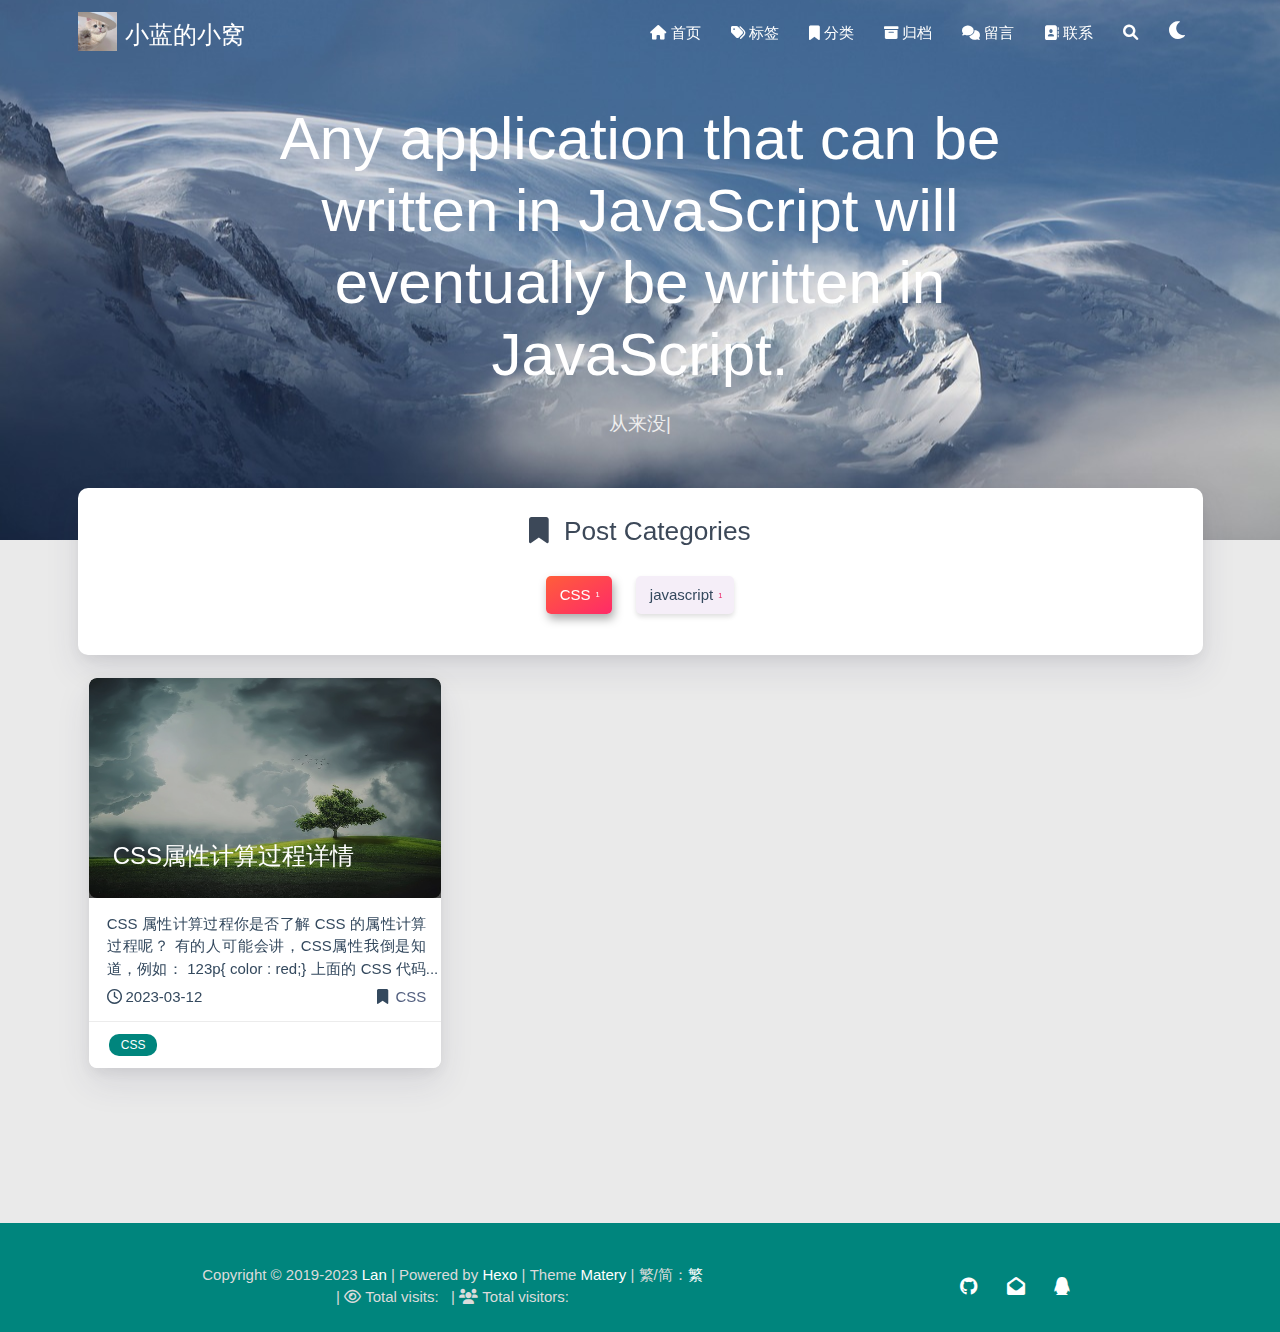
<file: categories/CSS/index.html>
<!DOCTYPE HTML>
<html lang="en">


<head>
    <meta charset="utf-8">
    <meta name="keywords" content="Category: CSS, 小蓝的小窝">
    <meta name="description" content="小蓝的小窝">
    <meta http-equiv="X-UA-Compatible" content="IE=edge">
    <meta name="viewport" content="width=device-width, initial-scale=1.0, user-scalable=no">
    <meta name="renderer" content="webkit|ie-stand|ie-comp">
    <meta name="mobile-web-app-capable" content="yes">
    <meta name="format-detection" content="telephone=no">
    <meta name="apple-mobile-web-app-capable" content="yes">
    <meta name="apple-mobile-web-app-status-bar-style" content="black-translucent">
    <meta name="referrer" content="no-referrer-when-downgrade">
    <!-- Global site tag (gtag.js) - Google Analytics -->


    <title>Category: CSS | 小蓝的小窝</title>
    <link rel="icon" type="image/png" href="/favicon.png">
    


    <!-- bg-cover style     -->



<link rel="stylesheet" type="text/css" href="/libs/awesome/css/all.min.css">
<link rel="stylesheet" type="text/css" href="/libs/materialize/materialize.min.css">
<link rel="stylesheet" type="text/css" href="/libs/aos/aos.css">
<link rel="stylesheet" type="text/css" href="/libs/animate/animate.min.css">
<link rel="stylesheet" type="text/css" href="/libs/lightGallery/css/lightgallery.min.css">
<link rel="stylesheet" type="text/css" href="/css/matery.css">
<link rel="stylesheet" type="text/css" href="/css/my.css">
<link rel="stylesheet" type="text/css" href="/css/dark.css" media="none" onload="if(media!='all')media='all'">




    <link rel="stylesheet" href="/libs/tocbot/tocbot.css">
    <link rel="stylesheet" href="/css/post.css">




    



    <script src="/libs/jquery/jquery-3.6.0.min.js"></script>

<meta name="generator" content="Hexo 5.4.2"></head>


<body>
    <header class="navbar-fixed">
    <nav id="headNav" class="bg-color nav-transparent">
        <div id="navContainer" class="nav-wrapper container">
            <div class="brand-logo">
                <a href="/" class="waves-effect waves-light">
                    
                    <img src="/medias/logo.jpg" class="logo-img" alt="LOGO">
                    
                    <span class="logo-span">小蓝的小窝</span>
                </a>
            </div>
            

<a href="#" data-target="mobile-nav" class="sidenav-trigger button-collapse"><i class="fas fa-bars"></i></a>
<ul class="right nav-menu">
  
  <li class="hide-on-med-and-down nav-item">
    
    <a href="/" class="waves-effect waves-light">
      
      <i class="fas fa-home" style="zoom: 0.6;"></i>
      
      <span>首页</span>
    </a>
    
  </li>
  
  <li class="hide-on-med-and-down nav-item">
    
    <a href="/tags" class="waves-effect waves-light">
      
      <i class="fas fa-tags" style="zoom: 0.6;"></i>
      
      <span>标签</span>
    </a>
    
  </li>
  
  <li class="hide-on-med-and-down nav-item">
    
    <a href="/categories" class="waves-effect waves-light">
      
      <i class="fas fa-bookmark" style="zoom: 0.6;"></i>
      
      <span>分类</span>
    </a>
    
  </li>
  
  <li class="hide-on-med-and-down nav-item">
    
    <a href="/archives" class="waves-effect waves-light">
      
      <i class="fas fa-archive" style="zoom: 0.6;"></i>
      
      <span>归档</span>
    </a>
    
  </li>
  
  <li class="hide-on-med-and-down nav-item">
    
    <a href="/contact" class="waves-effect waves-light">
      
      <i class="fas fa-comments" style="zoom: 0.6;"></i>
      
      <span>留言</span>
    </a>
    
  </li>
  
  <li class="hide-on-med-and-down nav-item">
    
    <a href="/friends" class="waves-effect waves-light">
      
      <i class="fas fa-address-book" style="zoom: 0.6;"></i>
      
      <span>联系</span>
    </a>
    
  </li>
  
  <li>
    <a href="#searchModal" class="modal-trigger waves-effect waves-light">
      <i id="searchIcon" class="fas fa-search" title="Search" style="zoom: 0.85;"></i>
    </a>
  </li>
  <li>
    <a href="javascript:;" class="waves-effect waves-light" onclick="switchNightMode()" title="深色/浅色模式" >
      <i id="sum-moon-icon" class="fas fa-sun" style="zoom: 0.85;"></i>
    </a>
  </li>
</ul>


<div id="mobile-nav" class="side-nav sidenav">

    <div class="mobile-head bg-color">
        
        <img src="/medias/logo.jpg" class="logo-img circle responsive-img">
        
        <div class="logo-name">小蓝的小窝</div>
        <div class="logo-desc">
            
            Never really desperate, only the lost of the soul.
            
        </div>
    </div>

    <ul class="menu-list mobile-menu-list">
        
        <li class="m-nav-item">
	  
		<a href="/" class="waves-effect waves-light">
			
			    <i class="fa-fw fas fa-home"></i>
			
			首页
		</a>
          
        </li>
        
        <li class="m-nav-item">
	  
		<a href="/tags" class="waves-effect waves-light">
			
			    <i class="fa-fw fas fa-tags"></i>
			
			标签
		</a>
          
        </li>
        
        <li class="m-nav-item">
	  
		<a href="/categories" class="waves-effect waves-light">
			
			    <i class="fa-fw fas fa-bookmark"></i>
			
			分类
		</a>
          
        </li>
        
        <li class="m-nav-item">
	  
		<a href="/archives" class="waves-effect waves-light">
			
			    <i class="fa-fw fas fa-archive"></i>
			
			归档
		</a>
          
        </li>
        
        <li class="m-nav-item">
	  
		<a href="/contact" class="waves-effect waves-light">
			
			    <i class="fa-fw fas fa-comments"></i>
			
			留言
		</a>
          
        </li>
        
        <li class="m-nav-item">
	  
		<a href="/friends" class="waves-effect waves-light">
			
			    <i class="fa-fw fas fa-address-book"></i>
			
			联系
		</a>
          
        </li>
        
        
        <li><div class="divider"></div></li>
        <li>
            <a href="https://github.com/itlyw" class="waves-effect waves-light" target="_blank">
                <i class="fab fa-github-square fa-fw"></i>Fork Me
            </a>
        </li>
        
    </ul>
</div>


        </div>

        
            <style>
    .nav-transparent .github-corner {
        display: none !important;
    }

    .github-corner {
        position: absolute;
        z-index: 10;
        top: 0;
        right: 0;
        border: 0;
        transform: scale(1.1);
    }

    .github-corner svg {
        color: #0f9d58;
        fill: #fff;
        height: 64px;
        width: 64px;
    }

    .github-corner:hover .octo-arm {
        animation: a 0.56s ease-in-out;
    }

    .github-corner .octo-arm {
        animation: none;
    }

    @keyframes a {
        0%,
        to {
            transform: rotate(0);
        }
        20%,
        60% {
            transform: rotate(-25deg);
        }
        40%,
        80% {
            transform: rotate(10deg);
        }
    }
</style>

<a href="https://github.com/itlyw" class="github-corner tooltipped hide-on-med-and-down" target="_blank"
   data-tooltip="Fork Me" data-position="left" data-delay="50">
    <svg viewBox="0 0 250 250" aria-hidden="true">
        <path d="M0,0 L115,115 L130,115 L142,142 L250,250 L250,0 Z"></path>
        <path d="M128.3,109.0 C113.8,99.7 119.0,89.6 119.0,89.6 C122.0,82.7 120.5,78.6 120.5,78.6 C119.2,72.0 123.4,76.3 123.4,76.3 C127.3,80.9 125.5,87.3 125.5,87.3 C122.9,97.6 130.6,101.9 134.4,103.2"
              fill="currentColor" style="transform-origin: 130px 106px;" class="octo-arm"></path>
        <path d="M115.0,115.0 C114.9,115.1 118.7,116.5 119.8,115.4 L133.7,101.6 C136.9,99.2 139.9,98.4 142.2,98.6 C133.8,88.0 127.5,74.4 143.8,58.0 C148.5,53.4 154.0,51.2 159.7,51.0 C160.3,49.4 163.2,43.6 171.4,40.1 C171.4,40.1 176.1,42.5 178.8,56.2 C183.1,58.6 187.2,61.8 190.9,65.4 C194.5,69.0 197.7,73.2 200.1,77.6 C213.8,80.2 216.3,84.9 216.3,84.9 C212.7,93.1 206.9,96.0 205.4,96.6 C205.1,102.4 203.0,107.8 198.3,112.5 C181.9,128.9 168.3,122.5 157.7,114.1 C157.9,116.9 156.7,120.9 152.7,124.9 L141.0,136.5 C139.8,137.7 141.6,141.9 141.8,141.8 Z"
              fill="currentColor" class="octo-body"></path>
    </svg>
</a>
        
    </nav>

</header>

    <div class="bg-cover pd-header about-cover">
    <div class="container">
    <div class="row">
    <div class="col s10 offset-s1 m8 offset-m2 l8 offset-l2">
        <div class="brand">
            <div class="title center-align">
                
                Any application that can be written in JavaScript will eventually be written in JavaScript.
                
            </div>

            <div class="description center-align">
                
                <span id="subtitle"></span>
                <script src="/libs/typed/typed.js"></script>
                <script>
                    var typed = new Typed("#subtitle", {
                        strings: [ 
                            
                                "从来没有真正的绝境, 只有心灵的迷途",
                            
                                "Never really desperate, only the lost of the soul",
                            
                        ],
                        startDelay: 300,
                        typeSpeed: 100,
                        loop: true,
                        backSpeed: 50,
                        showCursor: true
                    });
                </script>
                
            </div>
        </div>
    </div>
</div>


<script>
    // 每天切换 banner 图.  Switch banner image every day.
    var bannerUrl = "/medias/banner/" + new Date().getDay() + '.jpg';
    $('.bg-cover').css('background-image', 'url(' + bannerUrl + ')');
</script>


    </div>
</div>

<main class="content">

    

<div id="category-cloud" class="container chip-container">
    <div class="card">
        <div class="card-content">
            <div class="tag-title center-align">
                <i class="fas fa-bookmark"></i>&nbsp;&nbsp;Post Categories
            </div>
            <div class="tag-chips">
                
                
                
                <a href="/categories/CSS/" title="CSS: 1">
                    <span class="chip center-align waves-effect waves-light
                             chip-active "
                            style="background-color: #F9EBEA;">CSS
                        <span class="tag-length">1</span>
                    </span>
                </a>
                
                
                <a href="/categories/javascript/" title="javascript: 1">
                    <span class="chip center-align waves-effect waves-light
                             chip-default "
                            style="background-color: #F5EEF8;">javascript
                        <span class="tag-length">1</span>
                    </span>
                </a>
                
                
            </div>
        </div>
    </div>
</div>


    

    <article id="articles" class="container articles">
        <div class="row tags-posts">
            
            <div class="article tag-post col s12 m6 l4" data-aos="zoom-in">
                <div class="card">
                    <a href="/2023/03/12/CSS%E5%B1%9E%E6%80%A7%E8%AE%A1%E7%AE%97%E8%BF%87%E7%A8%8B%E8%AF%A6%E6%83%85/">
                        <div class="card-image tag-image">
                            
                            
                            <img src="/medias/featureimages/13.jpg" class="responsive-img" alt="CSS属性计算过程详情">
                            
                            <span class="card-title">CSS属性计算过程详情</span>
                        </div>
                    </a>
                    <div class="card-content article-content">
                        <div class="summary block-with-text">
                            
                                CSS 属性计算过程你是否了解 CSS 的属性计算过程呢？
有的人可能会讲，CSS属性我倒是知道，例如：
123p&#123;  color : red;&#125;

上面的 CSS 代码中，p 是元素选择器，color 就是其中的一个 
                            
                        </div>
                        <div class="publish-info">
                            <span class="publish-date">
                                <i class="far fa-clock fa-fw icon-date"></i>2023-03-12
                            </span>
                            <span class="publish-author">
                                
                                <i class="fas fa-bookmark fa-fw icon-category"></i>
                                
                                <a href="/categories/CSS/" class="post-category">
                                    CSS
                                </a>
                                
                                
                            </span>
                        </div>
                    </div>

                    
                    <div class="card-action article-tags">
                        
                        <a href="/tags/CSS/">
                            <span class="chip bg-color">CSS</span>
                        </a>
                        
                    </div>
                    
                </div>
            </div>
            
        </div>
    </article>
</main>




    <footer class="page-footer bg-color">
    
        <link rel="stylesheet" href="/libs/aplayer/APlayer.min.css">
<style>
    .aplayer .aplayer-lrc p {
        
        display: none;
        
        font-size: 12px;
        font-weight: 700;
        line-height: 16px !important;
    }

    .aplayer .aplayer-lrc p.aplayer-lrc-current {
        
        display: none;
        
        font-size: 15px;
        color: #42b983;
    }

    
    .aplayer.aplayer-fixed.aplayer-narrow .aplayer-body {
        left: -66px !important;
    }

    .aplayer.aplayer-fixed.aplayer-narrow .aplayer-body:hover {
        left: 0px !important;
    }

    
</style>
<div class="">
    
    <div class="row">
        <meting-js class="col l8 offset-l2 m10 offset-m1 s12"
                   server="netease"
                   type="playlist"
                   id="503838841"
                   fixed='true'
                   autoplay='false'
                   theme='#42b983'
                   loop='all'
                   order='random'
                   preload='auto'
                   volume='0.7'
                   list-folded='true'
        >
        </meting-js>
    </div>
</div>

<script src="/libs/aplayer/APlayer.min.js"></script>
<script src="/libs/aplayer/Meting.min.js"></script>

    

    <div class="container row center-align"
         style="margin-bottom: 0px !important;">
        <div class="col s12 m8 l8 copy-right">
            Copyright&nbsp;&copy;
            
                <span id="year">2019-2023</span>
            
            <a href="/about" target="_blank">Lan</a>
            |&nbsp;Powered by&nbsp;<a href="https://hexo.io/" target="_blank">Hexo</a>
            |&nbsp;Theme&nbsp;<a href="https://github.com/blinkfox/hexo-theme-matery" target="_blank">Matery</a>
            
                <span id="translate">|&nbsp;繁/简：</span><a id="translateLink" href="javascript:translatePage();">繁</a>
            
            <br>
            
            
            
                
            
            
                <span id="busuanzi_container_site_pv">
                &nbsp;|&nbsp;<i class="far fa-eye"></i>&nbsp;Total visits:&nbsp;
                    <span id="busuanzi_value_site_pv" class="white-color"></span>
            </span>
            
            
                <span id="busuanzi_container_site_uv">
                &nbsp;|&nbsp;<i class="fas fa-users"></i>&nbsp;Total visitors:&nbsp;
                    <span id="busuanzi_value_site_uv" class="white-color"></span>
            </span>
            
            <br>

            <!-- 运行天数提醒. -->
            
            <br>
            
        </div>
        <div class="col s12 m4 l4 social-link social-statis">
    <a href="https://github.com/itlyw" class="tooltipped" target="_blank" data-tooltip="访问我的GitHub" data-position="top" data-delay="50">
        <i class="fab fa-github"></i>
    </a>



    <a href="mailto:2783242004@qq.com" class="tooltipped" target="_blank" data-tooltip="邮件联系我" data-position="top" data-delay="50">
        <i class="fas fa-envelope-open"></i>
    </a>







    <a href="tencent://AddContact/?fromId=50&fromSubId=1&subcmd=all&uin=2783242004" class="tooltipped" target="_blank" data-tooltip="QQ联系我: 2783242004" data-position="top" data-delay="50">
        <i class="fab fa-qq"></i>
    </a>







</div>
    </div>
</footer>

<div class="progress-bar"></div>


    <!-- 搜索遮罩框 -->
<div id="searchModal" class="modal">
    <div class="modal-content">
        <div class="search-header">
            <span class="title"><i class="fas fa-search"></i>&nbsp;&nbsp;Search</span>
            <input type="search" id="searchInput" name="s" placeholder="Please enter a search keyword"
                   class="search-input">
        </div>
        <div id="searchResult"></div>
    </div>
</div>

<script type="text/javascript">
$(function () {
    var searchFunc = function (path, search_id, content_id) {
        'use strict';
        $.ajax({
            url: path,
            dataType: "xml",
            success: function (xmlResponse) {
                // get the contents from search data
                var datas = $("entry", xmlResponse).map(function () {
                    return {
                        title: $("title", this).text(),
                        content: $("content", this).text(),
                        url: $("url", this).text()
                    };
                }).get();
                var $input = document.getElementById(search_id);
                var $resultContent = document.getElementById(content_id);
                $input.addEventListener('input', function () {
                    var str = '<ul class=\"search-result-list\">';
                    var keywords = this.value.trim().toLowerCase().split(/[\s\-]+/);
                    $resultContent.innerHTML = "";
                    if (this.value.trim().length <= 0) {
                        return;
                    }
                    // perform local searching
                    datas.forEach(function (data) {
                        var isMatch = true;
                        var data_title = data.title.trim().toLowerCase();
                        var data_content = data.content.trim().replace(/<[^>]+>/g, "").toLowerCase();
                        var data_url = data.url;
                        data_url = data_url.indexOf('/') === 0 ? data.url : '/' + data_url;
                        var index_title = -1;
                        var index_content = -1;
                        var first_occur = -1;
                        // only match artiles with not empty titles and contents
                        if (data_title !== '' && data_content !== '') {
                            keywords.forEach(function (keyword, i) {
                                index_title = data_title.indexOf(keyword);
                                index_content = data_content.indexOf(keyword);
                                if (index_title < 0 && index_content < 0) {
                                    isMatch = false;
                                } else {
                                    if (index_content < 0) {
                                        index_content = 0;
                                    }
                                    if (i === 0) {
                                        first_occur = index_content;
                                    }
                                }
                            });
                        }
                        // show search results
                        if (isMatch) {
                            str += "<li><a href='" + data_url + "' class='search-result-title'>" + data_title + "</a>";
                            var content = data.content.trim().replace(/<[^>]+>/g, "");
                            if (first_occur >= 0) {
                                // cut out 100 characters
                                var start = first_occur - 20;
                                var end = first_occur + 80;
                                if (start < 0) {
                                    start = 0;
                                }
                                if (start === 0) {
                                    end = 100;
                                }
                                if (end > content.length) {
                                    end = content.length;
                                }
                                var match_content = content.substr(start, end);
                                // highlight all keywords
                                keywords.forEach(function (keyword) {
                                    var regS = new RegExp(keyword, "gi");
                                    match_content = match_content.replace(regS, "<em class=\"search-keyword\">" + keyword + "</em>");
                                });

                                str += "<p class=\"search-result\">" + match_content + "...</p>"
                            }
                            str += "</li>";
                        }
                    });
                    str += "</ul>";
                    $resultContent.innerHTML = str;
                });
            }
        });
    };

    searchFunc('/search.xml', 'searchInput', 'searchResult');
});
</script>

    <!-- 白天和黑夜主题 -->
<div class="stars-con">
    <div id="stars"></div>
    <div id="stars2"></div>
    <div id="stars3"></div>  
</div>

<script>
    function switchNightMode() {
        $('<div class="Cuteen_DarkSky"><div class="Cuteen_DarkPlanet"></div></div>').appendTo($('body')),
        setTimeout(function () {
            $('body').hasClass('DarkMode') 
            ? ($('body').removeClass('DarkMode'), localStorage.setItem('isDark', '0'), $('#sum-moon-icon').removeClass("fa-sun").addClass('fa-moon')) 
            : ($('body').addClass('DarkMode'), localStorage.setItem('isDark', '1'), $('#sum-moon-icon').addClass("fa-sun").removeClass('fa-moon')),
            
            setTimeout(function () {
            $('.Cuteen_DarkSky').fadeOut(1e3, function () {
                $(this).remove()
            })
            }, 2e3)
        })
    }
</script>

    <!-- 回到顶部按钮 -->
<div id="backTop" class="top-scroll">
    <a class="btn-floating btn-large waves-effect waves-light" href="#!">
        <i class="fas fa-arrow-up"></i>
    </a>
</div>


    <script src="/libs/materialize/materialize.min.js"></script>
    <script src="/libs/masonry/masonry.pkgd.min.js"></script>
    <script src="/libs/aos/aos.js"></script>
    <script src="/libs/scrollprogress/scrollProgress.min.js"></script>
    <script src="/libs/lightGallery/js/lightgallery-all.min.js"></script>
    <script src="/js/matery.js"></script>

    

    
        <script type="text/javascript" src="/js/tw_cn.js"></script>
        <script type="text/javascript">
          var defaultEncoding = 2; //网站编写字体是否繁体，1-繁体，2-简体
          var translateDelay = 0; //延迟时间,若不在前, 要设定延迟翻译时间, 如100表示100ms,默认为0
          var cookieDomain = "http://example.com"; //Cookie地址, 一定要设定, 通常为你的网址
          var msgToTraditionalChinese = "繁"; //此处可以更改为你想要显示的文字
          var msgToSimplifiedChinese = "简"; //同上，但两处均不建议更改
          var translateButtonId = "translateLink"; //默认互换id
          translateInitilization();
        </script>
    
    
    

    <!-- 雪花特效 -->
    

    <!-- 鼠标星星特效 -->
    

     
        <script src="https://ssl.captcha.qq.com/TCaptcha.js"></script>
        <script src="/libs/others/TencentCaptcha.js"></script>
        <button id="TencentCaptcha" data-appid="xxxxxxxxxx" data-cbfn="callback" type="button" hidden></button>
    

    <!-- Baidu Analytics -->

    <!-- Baidu Push -->

<script>
    (function () {
        var bp = document.createElement('script');
        var curProtocol = window.location.protocol.split(':')[0];
        if (curProtocol === 'https') {
            bp.src = 'https://zz.bdstatic.com/linksubmit/push.js';
        } else {
            bp.src = 'http://push.zhanzhang.baidu.com/push.js';
        }
        var s = document.getElementsByTagName("script")[0];
        s.parentNode.insertBefore(bp, s);
    })();
</script>

    
    <script src="/libs/others/clicklove.js" async="async"></script>
    
    
    <script async src="/libs/others/busuanzi.pure.mini.js"></script>
    

    

    

    <!--腾讯兔小巢-->
    
    

    

    

    
    <script src="/libs/instantpage/instantpage.js" type="module"></script>
    

</body>

</html>
</file>
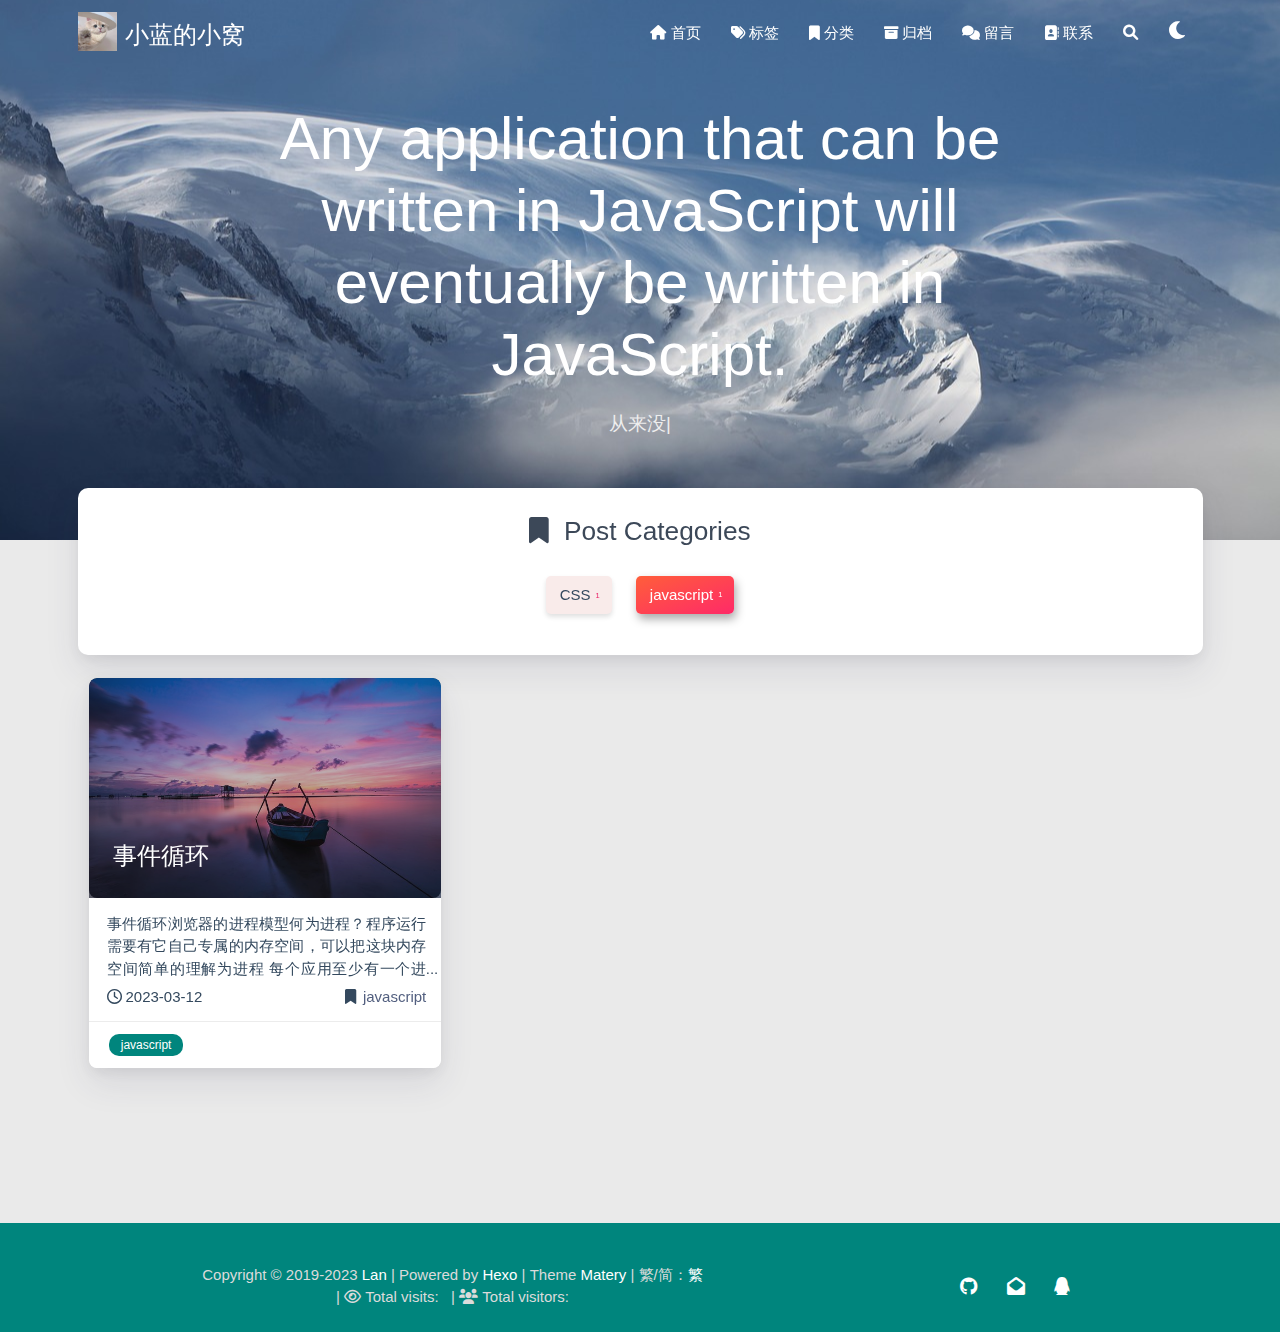
<file: categories/javascript/index.html>
<!DOCTYPE HTML>
<html lang="en">


<head>
    <meta charset="utf-8">
    <meta name="keywords" content="Category: javascript, 小蓝的小窝">
    <meta name="description" content="小蓝的小窝">
    <meta http-equiv="X-UA-Compatible" content="IE=edge">
    <meta name="viewport" content="width=device-width, initial-scale=1.0, user-scalable=no">
    <meta name="renderer" content="webkit|ie-stand|ie-comp">
    <meta name="mobile-web-app-capable" content="yes">
    <meta name="format-detection" content="telephone=no">
    <meta name="apple-mobile-web-app-capable" content="yes">
    <meta name="apple-mobile-web-app-status-bar-style" content="black-translucent">
    <meta name="referrer" content="no-referrer-when-downgrade">
    <!-- Global site tag (gtag.js) - Google Analytics -->


    <title>Category: javascript | 小蓝的小窝</title>
    <link rel="icon" type="image/png" href="/favicon.png">
    


    <!-- bg-cover style     -->



<link rel="stylesheet" type="text/css" href="/libs/awesome/css/all.min.css">
<link rel="stylesheet" type="text/css" href="/libs/materialize/materialize.min.css">
<link rel="stylesheet" type="text/css" href="/libs/aos/aos.css">
<link rel="stylesheet" type="text/css" href="/libs/animate/animate.min.css">
<link rel="stylesheet" type="text/css" href="/libs/lightGallery/css/lightgallery.min.css">
<link rel="stylesheet" type="text/css" href="/css/matery.css">
<link rel="stylesheet" type="text/css" href="/css/my.css">
<link rel="stylesheet" type="text/css" href="/css/dark.css" media="none" onload="if(media!='all')media='all'">




    <link rel="stylesheet" href="/libs/tocbot/tocbot.css">
    <link rel="stylesheet" href="/css/post.css">




    



    <script src="/libs/jquery/jquery-3.6.0.min.js"></script>

<meta name="generator" content="Hexo 5.4.2"></head>


<body>
    <header class="navbar-fixed">
    <nav id="headNav" class="bg-color nav-transparent">
        <div id="navContainer" class="nav-wrapper container">
            <div class="brand-logo">
                <a href="/" class="waves-effect waves-light">
                    
                    <img src="/medias/logo.jpg" class="logo-img" alt="LOGO">
                    
                    <span class="logo-span">小蓝的小窝</span>
                </a>
            </div>
            

<a href="#" data-target="mobile-nav" class="sidenav-trigger button-collapse"><i class="fas fa-bars"></i></a>
<ul class="right nav-menu">
  
  <li class="hide-on-med-and-down nav-item">
    
    <a href="/" class="waves-effect waves-light">
      
      <i class="fas fa-home" style="zoom: 0.6;"></i>
      
      <span>首页</span>
    </a>
    
  </li>
  
  <li class="hide-on-med-and-down nav-item">
    
    <a href="/tags" class="waves-effect waves-light">
      
      <i class="fas fa-tags" style="zoom: 0.6;"></i>
      
      <span>标签</span>
    </a>
    
  </li>
  
  <li class="hide-on-med-and-down nav-item">
    
    <a href="/categories" class="waves-effect waves-light">
      
      <i class="fas fa-bookmark" style="zoom: 0.6;"></i>
      
      <span>分类</span>
    </a>
    
  </li>
  
  <li class="hide-on-med-and-down nav-item">
    
    <a href="/archives" class="waves-effect waves-light">
      
      <i class="fas fa-archive" style="zoom: 0.6;"></i>
      
      <span>归档</span>
    </a>
    
  </li>
  
  <li class="hide-on-med-and-down nav-item">
    
    <a href="/contact" class="waves-effect waves-light">
      
      <i class="fas fa-comments" style="zoom: 0.6;"></i>
      
      <span>留言</span>
    </a>
    
  </li>
  
  <li class="hide-on-med-and-down nav-item">
    
    <a href="/friends" class="waves-effect waves-light">
      
      <i class="fas fa-address-book" style="zoom: 0.6;"></i>
      
      <span>联系</span>
    </a>
    
  </li>
  
  <li>
    <a href="#searchModal" class="modal-trigger waves-effect waves-light">
      <i id="searchIcon" class="fas fa-search" title="Search" style="zoom: 0.85;"></i>
    </a>
  </li>
  <li>
    <a href="javascript:;" class="waves-effect waves-light" onclick="switchNightMode()" title="深色/浅色模式" >
      <i id="sum-moon-icon" class="fas fa-sun" style="zoom: 0.85;"></i>
    </a>
  </li>
</ul>


<div id="mobile-nav" class="side-nav sidenav">

    <div class="mobile-head bg-color">
        
        <img src="/medias/logo.jpg" class="logo-img circle responsive-img">
        
        <div class="logo-name">小蓝的小窝</div>
        <div class="logo-desc">
            
            Never really desperate, only the lost of the soul.
            
        </div>
    </div>

    <ul class="menu-list mobile-menu-list">
        
        <li class="m-nav-item">
	  
		<a href="/" class="waves-effect waves-light">
			
			    <i class="fa-fw fas fa-home"></i>
			
			首页
		</a>
          
        </li>
        
        <li class="m-nav-item">
	  
		<a href="/tags" class="waves-effect waves-light">
			
			    <i class="fa-fw fas fa-tags"></i>
			
			标签
		</a>
          
        </li>
        
        <li class="m-nav-item">
	  
		<a href="/categories" class="waves-effect waves-light">
			
			    <i class="fa-fw fas fa-bookmark"></i>
			
			分类
		</a>
          
        </li>
        
        <li class="m-nav-item">
	  
		<a href="/archives" class="waves-effect waves-light">
			
			    <i class="fa-fw fas fa-archive"></i>
			
			归档
		</a>
          
        </li>
        
        <li class="m-nav-item">
	  
		<a href="/contact" class="waves-effect waves-light">
			
			    <i class="fa-fw fas fa-comments"></i>
			
			留言
		</a>
          
        </li>
        
        <li class="m-nav-item">
	  
		<a href="/friends" class="waves-effect waves-light">
			
			    <i class="fa-fw fas fa-address-book"></i>
			
			联系
		</a>
          
        </li>
        
        
        <li><div class="divider"></div></li>
        <li>
            <a href="https://github.com/itlyw" class="waves-effect waves-light" target="_blank">
                <i class="fab fa-github-square fa-fw"></i>Fork Me
            </a>
        </li>
        
    </ul>
</div>


        </div>

        
            <style>
    .nav-transparent .github-corner {
        display: none !important;
    }

    .github-corner {
        position: absolute;
        z-index: 10;
        top: 0;
        right: 0;
        border: 0;
        transform: scale(1.1);
    }

    .github-corner svg {
        color: #0f9d58;
        fill: #fff;
        height: 64px;
        width: 64px;
    }

    .github-corner:hover .octo-arm {
        animation: a 0.56s ease-in-out;
    }

    .github-corner .octo-arm {
        animation: none;
    }

    @keyframes a {
        0%,
        to {
            transform: rotate(0);
        }
        20%,
        60% {
            transform: rotate(-25deg);
        }
        40%,
        80% {
            transform: rotate(10deg);
        }
    }
</style>

<a href="https://github.com/itlyw" class="github-corner tooltipped hide-on-med-and-down" target="_blank"
   data-tooltip="Fork Me" data-position="left" data-delay="50">
    <svg viewBox="0 0 250 250" aria-hidden="true">
        <path d="M0,0 L115,115 L130,115 L142,142 L250,250 L250,0 Z"></path>
        <path d="M128.3,109.0 C113.8,99.7 119.0,89.6 119.0,89.6 C122.0,82.7 120.5,78.6 120.5,78.6 C119.2,72.0 123.4,76.3 123.4,76.3 C127.3,80.9 125.5,87.3 125.5,87.3 C122.9,97.6 130.6,101.9 134.4,103.2"
              fill="currentColor" style="transform-origin: 130px 106px;" class="octo-arm"></path>
        <path d="M115.0,115.0 C114.9,115.1 118.7,116.5 119.8,115.4 L133.7,101.6 C136.9,99.2 139.9,98.4 142.2,98.6 C133.8,88.0 127.5,74.4 143.8,58.0 C148.5,53.4 154.0,51.2 159.7,51.0 C160.3,49.4 163.2,43.6 171.4,40.1 C171.4,40.1 176.1,42.5 178.8,56.2 C183.1,58.6 187.2,61.8 190.9,65.4 C194.5,69.0 197.7,73.2 200.1,77.6 C213.8,80.2 216.3,84.9 216.3,84.9 C212.7,93.1 206.9,96.0 205.4,96.6 C205.1,102.4 203.0,107.8 198.3,112.5 C181.9,128.9 168.3,122.5 157.7,114.1 C157.9,116.9 156.7,120.9 152.7,124.9 L141.0,136.5 C139.8,137.7 141.6,141.9 141.8,141.8 Z"
              fill="currentColor" class="octo-body"></path>
    </svg>
</a>
        
    </nav>

</header>

    <div class="bg-cover pd-header about-cover">
    <div class="container">
    <div class="row">
    <div class="col s10 offset-s1 m8 offset-m2 l8 offset-l2">
        <div class="brand">
            <div class="title center-align">
                
                Any application that can be written in JavaScript will eventually be written in JavaScript.
                
            </div>

            <div class="description center-align">
                
                <span id="subtitle"></span>
                <script src="/libs/typed/typed.js"></script>
                <script>
                    var typed = new Typed("#subtitle", {
                        strings: [ 
                            
                                "从来没有真正的绝境, 只有心灵的迷途",
                            
                                "Never really desperate, only the lost of the soul",
                            
                        ],
                        startDelay: 300,
                        typeSpeed: 100,
                        loop: true,
                        backSpeed: 50,
                        showCursor: true
                    });
                </script>
                
            </div>
        </div>
    </div>
</div>


<script>
    // 每天切换 banner 图.  Switch banner image every day.
    var bannerUrl = "/medias/banner/" + new Date().getDay() + '.jpg';
    $('.bg-cover').css('background-image', 'url(' + bannerUrl + ')');
</script>


    </div>
</div>

<main class="content">

    

<div id="category-cloud" class="container chip-container">
    <div class="card">
        <div class="card-content">
            <div class="tag-title center-align">
                <i class="fas fa-bookmark"></i>&nbsp;&nbsp;Post Categories
            </div>
            <div class="tag-chips">
                
                
                
                <a href="/categories/CSS/" title="CSS: 1">
                    <span class="chip center-align waves-effect waves-light
                             chip-default "
                            style="background-color: #F9EBEA;">CSS
                        <span class="tag-length">1</span>
                    </span>
                </a>
                
                
                <a href="/categories/javascript/" title="javascript: 1">
                    <span class="chip center-align waves-effect waves-light
                             chip-active "
                            style="background-color: #F5EEF8;">javascript
                        <span class="tag-length">1</span>
                    </span>
                </a>
                
                
            </div>
        </div>
    </div>
</div>


    

    <article id="articles" class="container articles">
        <div class="row tags-posts">
            
            <div class="article tag-post col s12 m6 l4" data-aos="zoom-in">
                <div class="card">
                    <a href="/2023/03/12/%E8%AF%BE%E4%BB%B6/">
                        <div class="card-image tag-image">
                            
                            
                            <img src="/medias/featureimages/16.jpg" class="responsive-img" alt="事件循环">
                            
                            <span class="card-title">事件循环</span>
                        </div>
                    </a>
                    <div class="card-content article-content">
                        <div class="summary block-with-text">
                            
                                事件循环浏览器的进程模型何为进程？程序运行需要有它自己专属的内存空间，可以把这块内存空间简单的理解为进程


每个应用至少有一个进程，进程之间相互独立，即使要通信，也需要双方同意。
何为线程？有了进程后，就可以运行程序的代码了。
运行代码的
                            
                        </div>
                        <div class="publish-info">
                            <span class="publish-date">
                                <i class="far fa-clock fa-fw icon-date"></i>2023-03-12
                            </span>
                            <span class="publish-author">
                                
                                <i class="fas fa-bookmark fa-fw icon-category"></i>
                                
                                <a href="/categories/javascript/" class="post-category">
                                    javascript
                                </a>
                                
                                
                            </span>
                        </div>
                    </div>

                    
                    <div class="card-action article-tags">
                        
                        <a href="/tags/javascript/">
                            <span class="chip bg-color">javascript</span>
                        </a>
                        
                    </div>
                    
                </div>
            </div>
            
        </div>
    </article>
</main>




    <footer class="page-footer bg-color">
    
        <link rel="stylesheet" href="/libs/aplayer/APlayer.min.css">
<style>
    .aplayer .aplayer-lrc p {
        
        display: none;
        
        font-size: 12px;
        font-weight: 700;
        line-height: 16px !important;
    }

    .aplayer .aplayer-lrc p.aplayer-lrc-current {
        
        display: none;
        
        font-size: 15px;
        color: #42b983;
    }

    
    .aplayer.aplayer-fixed.aplayer-narrow .aplayer-body {
        left: -66px !important;
    }

    .aplayer.aplayer-fixed.aplayer-narrow .aplayer-body:hover {
        left: 0px !important;
    }

    
</style>
<div class="">
    
    <div class="row">
        <meting-js class="col l8 offset-l2 m10 offset-m1 s12"
                   server="netease"
                   type="playlist"
                   id="503838841"
                   fixed='true'
                   autoplay='false'
                   theme='#42b983'
                   loop='all'
                   order='random'
                   preload='auto'
                   volume='0.7'
                   list-folded='true'
        >
        </meting-js>
    </div>
</div>

<script src="/libs/aplayer/APlayer.min.js"></script>
<script src="/libs/aplayer/Meting.min.js"></script>

    

    <div class="container row center-align"
         style="margin-bottom: 0px !important;">
        <div class="col s12 m8 l8 copy-right">
            Copyright&nbsp;&copy;
            
                <span id="year">2019-2023</span>
            
            <a href="/about" target="_blank">Lan</a>
            |&nbsp;Powered by&nbsp;<a href="https://hexo.io/" target="_blank">Hexo</a>
            |&nbsp;Theme&nbsp;<a href="https://github.com/blinkfox/hexo-theme-matery" target="_blank">Matery</a>
            
                <span id="translate">|&nbsp;繁/简：</span><a id="translateLink" href="javascript:translatePage();">繁</a>
            
            <br>
            
            
            
                
            
            
                <span id="busuanzi_container_site_pv">
                &nbsp;|&nbsp;<i class="far fa-eye"></i>&nbsp;Total visits:&nbsp;
                    <span id="busuanzi_value_site_pv" class="white-color"></span>
            </span>
            
            
                <span id="busuanzi_container_site_uv">
                &nbsp;|&nbsp;<i class="fas fa-users"></i>&nbsp;Total visitors:&nbsp;
                    <span id="busuanzi_value_site_uv" class="white-color"></span>
            </span>
            
            <br>

            <!-- 运行天数提醒. -->
            
            <br>
            
        </div>
        <div class="col s12 m4 l4 social-link social-statis">
    <a href="https://github.com/itlyw" class="tooltipped" target="_blank" data-tooltip="访问我的GitHub" data-position="top" data-delay="50">
        <i class="fab fa-github"></i>
    </a>



    <a href="mailto:2783242004@qq.com" class="tooltipped" target="_blank" data-tooltip="邮件联系我" data-position="top" data-delay="50">
        <i class="fas fa-envelope-open"></i>
    </a>







    <a href="tencent://AddContact/?fromId=50&fromSubId=1&subcmd=all&uin=2783242004" class="tooltipped" target="_blank" data-tooltip="QQ联系我: 2783242004" data-position="top" data-delay="50">
        <i class="fab fa-qq"></i>
    </a>







</div>
    </div>
</footer>

<div class="progress-bar"></div>


    <!-- 搜索遮罩框 -->
<div id="searchModal" class="modal">
    <div class="modal-content">
        <div class="search-header">
            <span class="title"><i class="fas fa-search"></i>&nbsp;&nbsp;Search</span>
            <input type="search" id="searchInput" name="s" placeholder="Please enter a search keyword"
                   class="search-input">
        </div>
        <div id="searchResult"></div>
    </div>
</div>

<script type="text/javascript">
$(function () {
    var searchFunc = function (path, search_id, content_id) {
        'use strict';
        $.ajax({
            url: path,
            dataType: "xml",
            success: function (xmlResponse) {
                // get the contents from search data
                var datas = $("entry", xmlResponse).map(function () {
                    return {
                        title: $("title", this).text(),
                        content: $("content", this).text(),
                        url: $("url", this).text()
                    };
                }).get();
                var $input = document.getElementById(search_id);
                var $resultContent = document.getElementById(content_id);
                $input.addEventListener('input', function () {
                    var str = '<ul class=\"search-result-list\">';
                    var keywords = this.value.trim().toLowerCase().split(/[\s\-]+/);
                    $resultContent.innerHTML = "";
                    if (this.value.trim().length <= 0) {
                        return;
                    }
                    // perform local searching
                    datas.forEach(function (data) {
                        var isMatch = true;
                        var data_title = data.title.trim().toLowerCase();
                        var data_content = data.content.trim().replace(/<[^>]+>/g, "").toLowerCase();
                        var data_url = data.url;
                        data_url = data_url.indexOf('/') === 0 ? data.url : '/' + data_url;
                        var index_title = -1;
                        var index_content = -1;
                        var first_occur = -1;
                        // only match artiles with not empty titles and contents
                        if (data_title !== '' && data_content !== '') {
                            keywords.forEach(function (keyword, i) {
                                index_title = data_title.indexOf(keyword);
                                index_content = data_content.indexOf(keyword);
                                if (index_title < 0 && index_content < 0) {
                                    isMatch = false;
                                } else {
                                    if (index_content < 0) {
                                        index_content = 0;
                                    }
                                    if (i === 0) {
                                        first_occur = index_content;
                                    }
                                }
                            });
                        }
                        // show search results
                        if (isMatch) {
                            str += "<li><a href='" + data_url + "' class='search-result-title'>" + data_title + "</a>";
                            var content = data.content.trim().replace(/<[^>]+>/g, "");
                            if (first_occur >= 0) {
                                // cut out 100 characters
                                var start = first_occur - 20;
                                var end = first_occur + 80;
                                if (start < 0) {
                                    start = 0;
                                }
                                if (start === 0) {
                                    end = 100;
                                }
                                if (end > content.length) {
                                    end = content.length;
                                }
                                var match_content = content.substr(start, end);
                                // highlight all keywords
                                keywords.forEach(function (keyword) {
                                    var regS = new RegExp(keyword, "gi");
                                    match_content = match_content.replace(regS, "<em class=\"search-keyword\">" + keyword + "</em>");
                                });

                                str += "<p class=\"search-result\">" + match_content + "...</p>"
                            }
                            str += "</li>";
                        }
                    });
                    str += "</ul>";
                    $resultContent.innerHTML = str;
                });
            }
        });
    };

    searchFunc('/search.xml', 'searchInput', 'searchResult');
});
</script>

    <!-- 白天和黑夜主题 -->
<div class="stars-con">
    <div id="stars"></div>
    <div id="stars2"></div>
    <div id="stars3"></div>  
</div>

<script>
    function switchNightMode() {
        $('<div class="Cuteen_DarkSky"><div class="Cuteen_DarkPlanet"></div></div>').appendTo($('body')),
        setTimeout(function () {
            $('body').hasClass('DarkMode') 
            ? ($('body').removeClass('DarkMode'), localStorage.setItem('isDark', '0'), $('#sum-moon-icon').removeClass("fa-sun").addClass('fa-moon')) 
            : ($('body').addClass('DarkMode'), localStorage.setItem('isDark', '1'), $('#sum-moon-icon').addClass("fa-sun").removeClass('fa-moon')),
            
            setTimeout(function () {
            $('.Cuteen_DarkSky').fadeOut(1e3, function () {
                $(this).remove()
            })
            }, 2e3)
        })
    }
</script>

    <!-- 回到顶部按钮 -->
<div id="backTop" class="top-scroll">
    <a class="btn-floating btn-large waves-effect waves-light" href="#!">
        <i class="fas fa-arrow-up"></i>
    </a>
</div>


    <script src="/libs/materialize/materialize.min.js"></script>
    <script src="/libs/masonry/masonry.pkgd.min.js"></script>
    <script src="/libs/aos/aos.js"></script>
    <script src="/libs/scrollprogress/scrollProgress.min.js"></script>
    <script src="/libs/lightGallery/js/lightgallery-all.min.js"></script>
    <script src="/js/matery.js"></script>

    

    
        <script type="text/javascript" src="/js/tw_cn.js"></script>
        <script type="text/javascript">
          var defaultEncoding = 2; //网站编写字体是否繁体，1-繁体，2-简体
          var translateDelay = 0; //延迟时间,若不在前, 要设定延迟翻译时间, 如100表示100ms,默认为0
          var cookieDomain = "http://example.com"; //Cookie地址, 一定要设定, 通常为你的网址
          var msgToTraditionalChinese = "繁"; //此处可以更改为你想要显示的文字
          var msgToSimplifiedChinese = "简"; //同上，但两处均不建议更改
          var translateButtonId = "translateLink"; //默认互换id
          translateInitilization();
        </script>
    
    
    

    <!-- 雪花特效 -->
    

    <!-- 鼠标星星特效 -->
    

     
        <script src="https://ssl.captcha.qq.com/TCaptcha.js"></script>
        <script src="/libs/others/TencentCaptcha.js"></script>
        <button id="TencentCaptcha" data-appid="xxxxxxxxxx" data-cbfn="callback" type="button" hidden></button>
    

    <!-- Baidu Analytics -->

    <!-- Baidu Push -->

<script>
    (function () {
        var bp = document.createElement('script');
        var curProtocol = window.location.protocol.split(':')[0];
        if (curProtocol === 'https') {
            bp.src = 'https://zz.bdstatic.com/linksubmit/push.js';
        } else {
            bp.src = 'http://push.zhanzhang.baidu.com/push.js';
        }
        var s = document.getElementsByTagName("script")[0];
        s.parentNode.insertBefore(bp, s);
    })();
</script>

    
    <script src="/libs/others/clicklove.js" async="async"></script>
    
    
    <script async src="/libs/others/busuanzi.pure.mini.js"></script>
    

    

    

    <!--腾讯兔小巢-->
    
    

    

    

    
    <script src="/libs/instantpage/instantpage.js" type="module"></script>
    

</body>

</html>
</file>
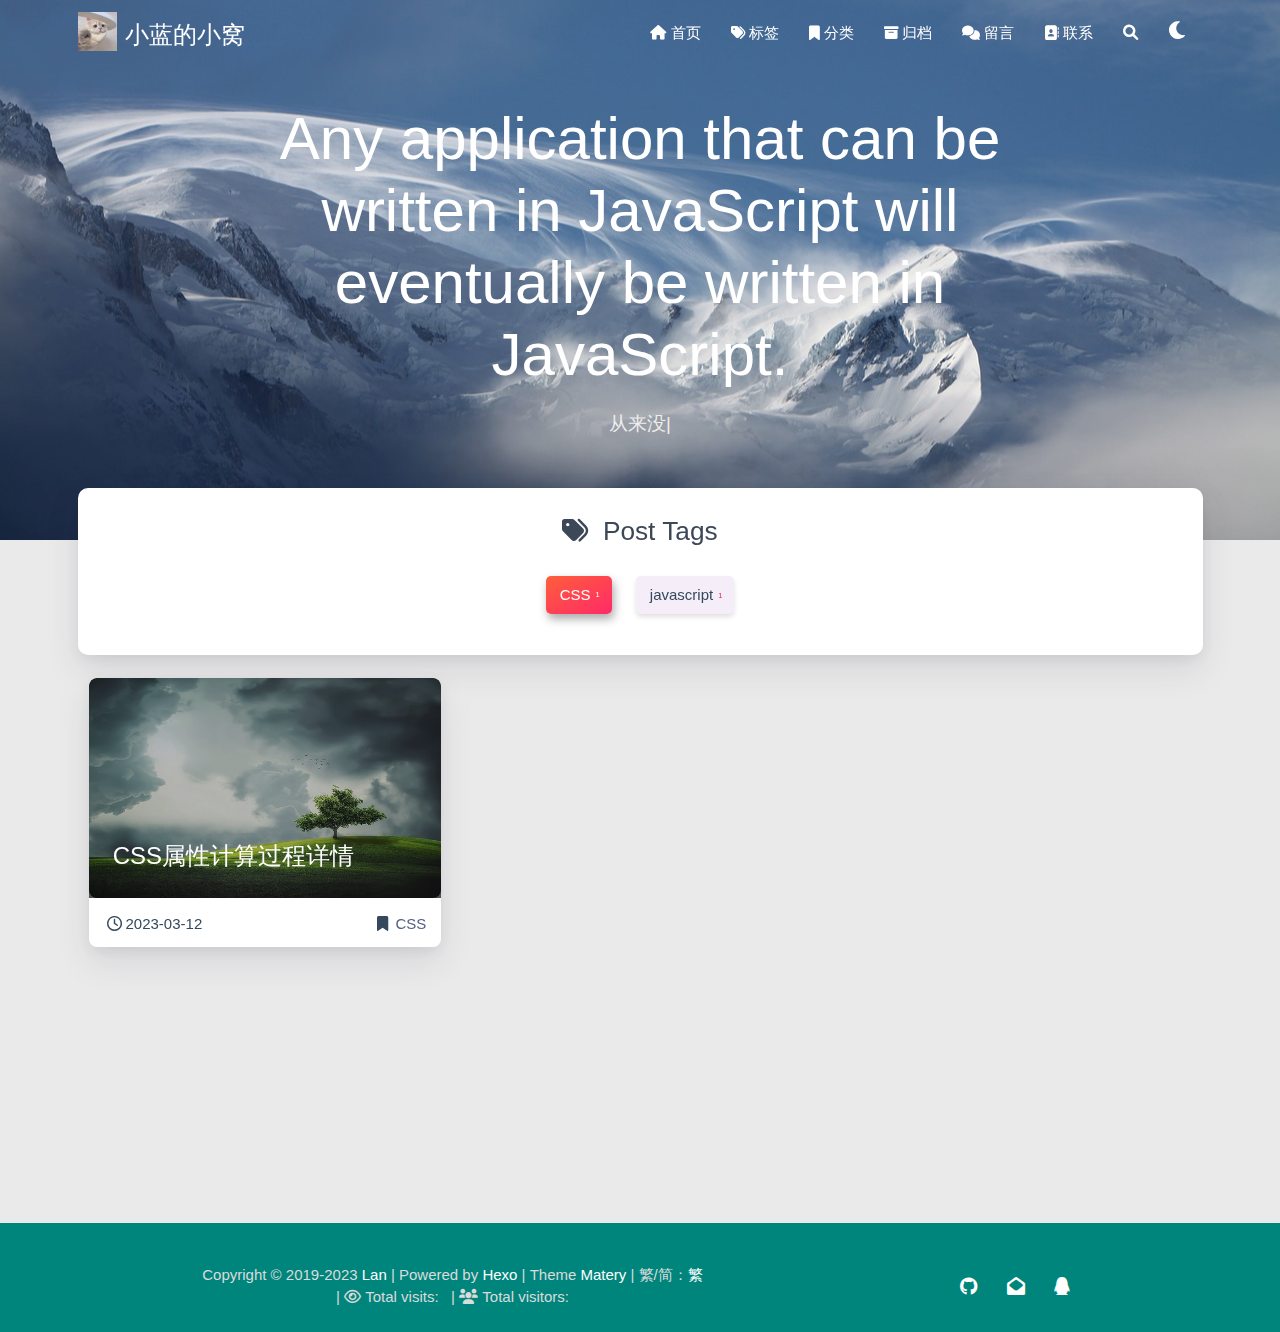
<file: tags/CSS/index.html>
<!DOCTYPE HTML>
<html lang="en">


<head>
    <meta charset="utf-8">
    <meta name="keywords" content="Tag: CSS, 小蓝的小窝">
    <meta name="description" content="小蓝的小窝">
    <meta http-equiv="X-UA-Compatible" content="IE=edge">
    <meta name="viewport" content="width=device-width, initial-scale=1.0, user-scalable=no">
    <meta name="renderer" content="webkit|ie-stand|ie-comp">
    <meta name="mobile-web-app-capable" content="yes">
    <meta name="format-detection" content="telephone=no">
    <meta name="apple-mobile-web-app-capable" content="yes">
    <meta name="apple-mobile-web-app-status-bar-style" content="black-translucent">
    <meta name="referrer" content="no-referrer-when-downgrade">
    <!-- Global site tag (gtag.js) - Google Analytics -->


    <title>Tag: CSS | 小蓝的小窝</title>
    <link rel="icon" type="image/png" href="/favicon.png">
    


    <!-- bg-cover style     -->



<link rel="stylesheet" type="text/css" href="/libs/awesome/css/all.min.css">
<link rel="stylesheet" type="text/css" href="/libs/materialize/materialize.min.css">
<link rel="stylesheet" type="text/css" href="/libs/aos/aos.css">
<link rel="stylesheet" type="text/css" href="/libs/animate/animate.min.css">
<link rel="stylesheet" type="text/css" href="/libs/lightGallery/css/lightgallery.min.css">
<link rel="stylesheet" type="text/css" href="/css/matery.css">
<link rel="stylesheet" type="text/css" href="/css/my.css">
<link rel="stylesheet" type="text/css" href="/css/dark.css" media="none" onload="if(media!='all')media='all'">




    <link rel="stylesheet" href="/libs/tocbot/tocbot.css">
    <link rel="stylesheet" href="/css/post.css">




    



    <script src="/libs/jquery/jquery-3.6.0.min.js"></script>

<meta name="generator" content="Hexo 5.4.2"></head>


<body>
    <header class="navbar-fixed">
    <nav id="headNav" class="bg-color nav-transparent">
        <div id="navContainer" class="nav-wrapper container">
            <div class="brand-logo">
                <a href="/" class="waves-effect waves-light">
                    
                    <img src="/medias/logo.jpg" class="logo-img" alt="LOGO">
                    
                    <span class="logo-span">小蓝的小窝</span>
                </a>
            </div>
            

<a href="#" data-target="mobile-nav" class="sidenav-trigger button-collapse"><i class="fas fa-bars"></i></a>
<ul class="right nav-menu">
  
  <li class="hide-on-med-and-down nav-item">
    
    <a href="/" class="waves-effect waves-light">
      
      <i class="fas fa-home" style="zoom: 0.6;"></i>
      
      <span>首页</span>
    </a>
    
  </li>
  
  <li class="hide-on-med-and-down nav-item">
    
    <a href="/tags" class="waves-effect waves-light">
      
      <i class="fas fa-tags" style="zoom: 0.6;"></i>
      
      <span>标签</span>
    </a>
    
  </li>
  
  <li class="hide-on-med-and-down nav-item">
    
    <a href="/categories" class="waves-effect waves-light">
      
      <i class="fas fa-bookmark" style="zoom: 0.6;"></i>
      
      <span>分类</span>
    </a>
    
  </li>
  
  <li class="hide-on-med-and-down nav-item">
    
    <a href="/archives" class="waves-effect waves-light">
      
      <i class="fas fa-archive" style="zoom: 0.6;"></i>
      
      <span>归档</span>
    </a>
    
  </li>
  
  <li class="hide-on-med-and-down nav-item">
    
    <a href="/contact" class="waves-effect waves-light">
      
      <i class="fas fa-comments" style="zoom: 0.6;"></i>
      
      <span>留言</span>
    </a>
    
  </li>
  
  <li class="hide-on-med-and-down nav-item">
    
    <a href="/friends" class="waves-effect waves-light">
      
      <i class="fas fa-address-book" style="zoom: 0.6;"></i>
      
      <span>联系</span>
    </a>
    
  </li>
  
  <li>
    <a href="#searchModal" class="modal-trigger waves-effect waves-light">
      <i id="searchIcon" class="fas fa-search" title="Search" style="zoom: 0.85;"></i>
    </a>
  </li>
  <li>
    <a href="javascript:;" class="waves-effect waves-light" onclick="switchNightMode()" title="深色/浅色模式" >
      <i id="sum-moon-icon" class="fas fa-sun" style="zoom: 0.85;"></i>
    </a>
  </li>
</ul>


<div id="mobile-nav" class="side-nav sidenav">

    <div class="mobile-head bg-color">
        
        <img src="/medias/logo.jpg" class="logo-img circle responsive-img">
        
        <div class="logo-name">小蓝的小窝</div>
        <div class="logo-desc">
            
            Never really desperate, only the lost of the soul.
            
        </div>
    </div>

    <ul class="menu-list mobile-menu-list">
        
        <li class="m-nav-item">
	  
		<a href="/" class="waves-effect waves-light">
			
			    <i class="fa-fw fas fa-home"></i>
			
			首页
		</a>
          
        </li>
        
        <li class="m-nav-item">
	  
		<a href="/tags" class="waves-effect waves-light">
			
			    <i class="fa-fw fas fa-tags"></i>
			
			标签
		</a>
          
        </li>
        
        <li class="m-nav-item">
	  
		<a href="/categories" class="waves-effect waves-light">
			
			    <i class="fa-fw fas fa-bookmark"></i>
			
			分类
		</a>
          
        </li>
        
        <li class="m-nav-item">
	  
		<a href="/archives" class="waves-effect waves-light">
			
			    <i class="fa-fw fas fa-archive"></i>
			
			归档
		</a>
          
        </li>
        
        <li class="m-nav-item">
	  
		<a href="/contact" class="waves-effect waves-light">
			
			    <i class="fa-fw fas fa-comments"></i>
			
			留言
		</a>
          
        </li>
        
        <li class="m-nav-item">
	  
		<a href="/friends" class="waves-effect waves-light">
			
			    <i class="fa-fw fas fa-address-book"></i>
			
			联系
		</a>
          
        </li>
        
        
        <li><div class="divider"></div></li>
        <li>
            <a href="https://github.com/itlyw" class="waves-effect waves-light" target="_blank">
                <i class="fab fa-github-square fa-fw"></i>Fork Me
            </a>
        </li>
        
    </ul>
</div>


        </div>

        
            <style>
    .nav-transparent .github-corner {
        display: none !important;
    }

    .github-corner {
        position: absolute;
        z-index: 10;
        top: 0;
        right: 0;
        border: 0;
        transform: scale(1.1);
    }

    .github-corner svg {
        color: #0f9d58;
        fill: #fff;
        height: 64px;
        width: 64px;
    }

    .github-corner:hover .octo-arm {
        animation: a 0.56s ease-in-out;
    }

    .github-corner .octo-arm {
        animation: none;
    }

    @keyframes a {
        0%,
        to {
            transform: rotate(0);
        }
        20%,
        60% {
            transform: rotate(-25deg);
        }
        40%,
        80% {
            transform: rotate(10deg);
        }
    }
</style>

<a href="https://github.com/itlyw" class="github-corner tooltipped hide-on-med-and-down" target="_blank"
   data-tooltip="Fork Me" data-position="left" data-delay="50">
    <svg viewBox="0 0 250 250" aria-hidden="true">
        <path d="M0,0 L115,115 L130,115 L142,142 L250,250 L250,0 Z"></path>
        <path d="M128.3,109.0 C113.8,99.7 119.0,89.6 119.0,89.6 C122.0,82.7 120.5,78.6 120.5,78.6 C119.2,72.0 123.4,76.3 123.4,76.3 C127.3,80.9 125.5,87.3 125.5,87.3 C122.9,97.6 130.6,101.9 134.4,103.2"
              fill="currentColor" style="transform-origin: 130px 106px;" class="octo-arm"></path>
        <path d="M115.0,115.0 C114.9,115.1 118.7,116.5 119.8,115.4 L133.7,101.6 C136.9,99.2 139.9,98.4 142.2,98.6 C133.8,88.0 127.5,74.4 143.8,58.0 C148.5,53.4 154.0,51.2 159.7,51.0 C160.3,49.4 163.2,43.6 171.4,40.1 C171.4,40.1 176.1,42.5 178.8,56.2 C183.1,58.6 187.2,61.8 190.9,65.4 C194.5,69.0 197.7,73.2 200.1,77.6 C213.8,80.2 216.3,84.9 216.3,84.9 C212.7,93.1 206.9,96.0 205.4,96.6 C205.1,102.4 203.0,107.8 198.3,112.5 C181.9,128.9 168.3,122.5 157.7,114.1 C157.9,116.9 156.7,120.9 152.7,124.9 L141.0,136.5 C139.8,137.7 141.6,141.9 141.8,141.8 Z"
              fill="currentColor" class="octo-body"></path>
    </svg>
</a>
        
    </nav>

</header>

    <div class="bg-cover pd-header about-cover">
    <div class="container">
    <div class="row">
    <div class="col s10 offset-s1 m8 offset-m2 l8 offset-l2">
        <div class="brand">
            <div class="title center-align">
                
                Any application that can be written in JavaScript will eventually be written in JavaScript.
                
            </div>

            <div class="description center-align">
                
                <span id="subtitle"></span>
                <script src="/libs/typed/typed.js"></script>
                <script>
                    var typed = new Typed("#subtitle", {
                        strings: [ 
                            
                                "从来没有真正的绝境, 只有心灵的迷途",
                            
                                "Never really desperate, only the lost of the soul",
                            
                        ],
                        startDelay: 300,
                        typeSpeed: 100,
                        loop: true,
                        backSpeed: 50,
                        showCursor: true
                    });
                </script>
                
            </div>
        </div>
    </div>
</div>


<script>
    // 每天切换 banner 图.  Switch banner image every day.
    var bannerUrl = "/medias/banner/" + new Date().getDay() + '.jpg';
    $('.bg-cover').css('background-image', 'url(' + bannerUrl + ')');
</script>


    </div>
</div>

<main class="content">

    

<div id="tags" class="container chip-container">
    <div class="card">
        <div class="card-content">
            <div class="tag-title center-align">
                <i class="fas fa-tags"></i>&nbsp;&nbsp;Post Tags
            </div>
            <div class="tag-chips">
                
                
                <a href="/tags/CSS/" title="CSS: 1">
                    <span class="chip center-align waves-effect waves-light
                             chip-active "
                            data-tagname="CSS" style="background-color: #F9EBEA;">CSS
                        <span class="tag-length">1</span>
                    </span>
                </a>
                
                
                <a href="/tags/javascript/" title="javascript: 1">
                    <span class="chip center-align waves-effect waves-light
                             chip-default "
                            data-tagname="javascript" style="background-color: #F5EEF8;">javascript
                        <span class="tag-length">1</span>
                    </span>
                </a>
                
            </div>
        </div>
    </div>
</div>

    

    <article id="articles" class="container articles">
        <div class="row tags-posts">
            
            
            <div class="article tag-post col s12 m6 l4" data-tags="CSS" data-aos="fade-up">
                <div class="card">
                    <a href="/2023/03/12/CSS%E5%B1%9E%E6%80%A7%E8%AE%A1%E7%AE%97%E8%BF%87%E7%A8%8B%E8%AF%A6%E6%83%85/">
                        <div class="card-image tag-image">
                            
                            
                            <img src="/medias/featureimages/13.jpg" class="responsive-img" alt="CSS属性计算过程详情">
                            
                            <span class="card-title">CSS属性计算过程详情</span>
                        </div>
                    </a>
                    <div class="card-content article-content">
                        <div class="publish-info">
                            <span class="publish-date">
                                <i class="far fa-clock fa-fw icon-date"></i>2023-03-12
                            </span>
                            <span class="publish-author">
                                
                                <i class="fas fa-bookmark fa-fw icon-category"></i>
                                
                                <a href="/categories/CSS/" class="post-category">
                                CSS
                                </a>
                                
                                
                            </span>
                        </div>
                    </div>
                </div>
            </div>
            
        </div>
    </article>
</main>




    <footer class="page-footer bg-color">
    
        <link rel="stylesheet" href="/libs/aplayer/APlayer.min.css">
<style>
    .aplayer .aplayer-lrc p {
        
        display: none;
        
        font-size: 12px;
        font-weight: 700;
        line-height: 16px !important;
    }

    .aplayer .aplayer-lrc p.aplayer-lrc-current {
        
        display: none;
        
        font-size: 15px;
        color: #42b983;
    }

    
    .aplayer.aplayer-fixed.aplayer-narrow .aplayer-body {
        left: -66px !important;
    }

    .aplayer.aplayer-fixed.aplayer-narrow .aplayer-body:hover {
        left: 0px !important;
    }

    
</style>
<div class="">
    
    <div class="row">
        <meting-js class="col l8 offset-l2 m10 offset-m1 s12"
                   server="netease"
                   type="playlist"
                   id="503838841"
                   fixed='true'
                   autoplay='false'
                   theme='#42b983'
                   loop='all'
                   order='random'
                   preload='auto'
                   volume='0.7'
                   list-folded='true'
        >
        </meting-js>
    </div>
</div>

<script src="/libs/aplayer/APlayer.min.js"></script>
<script src="/libs/aplayer/Meting.min.js"></script>

    

    <div class="container row center-align"
         style="margin-bottom: 0px !important;">
        <div class="col s12 m8 l8 copy-right">
            Copyright&nbsp;&copy;
            
                <span id="year">2019-2023</span>
            
            <a href="/about" target="_blank">Lan</a>
            |&nbsp;Powered by&nbsp;<a href="https://hexo.io/" target="_blank">Hexo</a>
            |&nbsp;Theme&nbsp;<a href="https://github.com/blinkfox/hexo-theme-matery" target="_blank">Matery</a>
            
                <span id="translate">|&nbsp;繁/简：</span><a id="translateLink" href="javascript:translatePage();">繁</a>
            
            <br>
            
            
            
                
            
            
                <span id="busuanzi_container_site_pv">
                &nbsp;|&nbsp;<i class="far fa-eye"></i>&nbsp;Total visits:&nbsp;
                    <span id="busuanzi_value_site_pv" class="white-color"></span>
            </span>
            
            
                <span id="busuanzi_container_site_uv">
                &nbsp;|&nbsp;<i class="fas fa-users"></i>&nbsp;Total visitors:&nbsp;
                    <span id="busuanzi_value_site_uv" class="white-color"></span>
            </span>
            
            <br>

            <!-- 运行天数提醒. -->
            
            <br>
            
        </div>
        <div class="col s12 m4 l4 social-link social-statis">
    <a href="https://github.com/itlyw" class="tooltipped" target="_blank" data-tooltip="访问我的GitHub" data-position="top" data-delay="50">
        <i class="fab fa-github"></i>
    </a>



    <a href="mailto:2783242004@qq.com" class="tooltipped" target="_blank" data-tooltip="邮件联系我" data-position="top" data-delay="50">
        <i class="fas fa-envelope-open"></i>
    </a>







    <a href="tencent://AddContact/?fromId=50&fromSubId=1&subcmd=all&uin=2783242004" class="tooltipped" target="_blank" data-tooltip="QQ联系我: 2783242004" data-position="top" data-delay="50">
        <i class="fab fa-qq"></i>
    </a>







</div>
    </div>
</footer>

<div class="progress-bar"></div>


    <!-- 搜索遮罩框 -->
<div id="searchModal" class="modal">
    <div class="modal-content">
        <div class="search-header">
            <span class="title"><i class="fas fa-search"></i>&nbsp;&nbsp;Search</span>
            <input type="search" id="searchInput" name="s" placeholder="Please enter a search keyword"
                   class="search-input">
        </div>
        <div id="searchResult"></div>
    </div>
</div>

<script type="text/javascript">
$(function () {
    var searchFunc = function (path, search_id, content_id) {
        'use strict';
        $.ajax({
            url: path,
            dataType: "xml",
            success: function (xmlResponse) {
                // get the contents from search data
                var datas = $("entry", xmlResponse).map(function () {
                    return {
                        title: $("title", this).text(),
                        content: $("content", this).text(),
                        url: $("url", this).text()
                    };
                }).get();
                var $input = document.getElementById(search_id);
                var $resultContent = document.getElementById(content_id);
                $input.addEventListener('input', function () {
                    var str = '<ul class=\"search-result-list\">';
                    var keywords = this.value.trim().toLowerCase().split(/[\s\-]+/);
                    $resultContent.innerHTML = "";
                    if (this.value.trim().length <= 0) {
                        return;
                    }
                    // perform local searching
                    datas.forEach(function (data) {
                        var isMatch = true;
                        var data_title = data.title.trim().toLowerCase();
                        var data_content = data.content.trim().replace(/<[^>]+>/g, "").toLowerCase();
                        var data_url = data.url;
                        data_url = data_url.indexOf('/') === 0 ? data.url : '/' + data_url;
                        var index_title = -1;
                        var index_content = -1;
                        var first_occur = -1;
                        // only match artiles with not empty titles and contents
                        if (data_title !== '' && data_content !== '') {
                            keywords.forEach(function (keyword, i) {
                                index_title = data_title.indexOf(keyword);
                                index_content = data_content.indexOf(keyword);
                                if (index_title < 0 && index_content < 0) {
                                    isMatch = false;
                                } else {
                                    if (index_content < 0) {
                                        index_content = 0;
                                    }
                                    if (i === 0) {
                                        first_occur = index_content;
                                    }
                                }
                            });
                        }
                        // show search results
                        if (isMatch) {
                            str += "<li><a href='" + data_url + "' class='search-result-title'>" + data_title + "</a>";
                            var content = data.content.trim().replace(/<[^>]+>/g, "");
                            if (first_occur >= 0) {
                                // cut out 100 characters
                                var start = first_occur - 20;
                                var end = first_occur + 80;
                                if (start < 0) {
                                    start = 0;
                                }
                                if (start === 0) {
                                    end = 100;
                                }
                                if (end > content.length) {
                                    end = content.length;
                                }
                                var match_content = content.substr(start, end);
                                // highlight all keywords
                                keywords.forEach(function (keyword) {
                                    var regS = new RegExp(keyword, "gi");
                                    match_content = match_content.replace(regS, "<em class=\"search-keyword\">" + keyword + "</em>");
                                });

                                str += "<p class=\"search-result\">" + match_content + "...</p>"
                            }
                            str += "</li>";
                        }
                    });
                    str += "</ul>";
                    $resultContent.innerHTML = str;
                });
            }
        });
    };

    searchFunc('/search.xml', 'searchInput', 'searchResult');
});
</script>

    <!-- 白天和黑夜主题 -->
<div class="stars-con">
    <div id="stars"></div>
    <div id="stars2"></div>
    <div id="stars3"></div>  
</div>

<script>
    function switchNightMode() {
        $('<div class="Cuteen_DarkSky"><div class="Cuteen_DarkPlanet"></div></div>').appendTo($('body')),
        setTimeout(function () {
            $('body').hasClass('DarkMode') 
            ? ($('body').removeClass('DarkMode'), localStorage.setItem('isDark', '0'), $('#sum-moon-icon').removeClass("fa-sun").addClass('fa-moon')) 
            : ($('body').addClass('DarkMode'), localStorage.setItem('isDark', '1'), $('#sum-moon-icon').addClass("fa-sun").removeClass('fa-moon')),
            
            setTimeout(function () {
            $('.Cuteen_DarkSky').fadeOut(1e3, function () {
                $(this).remove()
            })
            }, 2e3)
        })
    }
</script>

    <!-- 回到顶部按钮 -->
<div id="backTop" class="top-scroll">
    <a class="btn-floating btn-large waves-effect waves-light" href="#!">
        <i class="fas fa-arrow-up"></i>
    </a>
</div>


    <script src="/libs/materialize/materialize.min.js"></script>
    <script src="/libs/masonry/masonry.pkgd.min.js"></script>
    <script src="/libs/aos/aos.js"></script>
    <script src="/libs/scrollprogress/scrollProgress.min.js"></script>
    <script src="/libs/lightGallery/js/lightgallery-all.min.js"></script>
    <script src="/js/matery.js"></script>

    

    
        <script type="text/javascript" src="/js/tw_cn.js"></script>
        <script type="text/javascript">
          var defaultEncoding = 2; //网站编写字体是否繁体，1-繁体，2-简体
          var translateDelay = 0; //延迟时间,若不在前, 要设定延迟翻译时间, 如100表示100ms,默认为0
          var cookieDomain = "http://example.com"; //Cookie地址, 一定要设定, 通常为你的网址
          var msgToTraditionalChinese = "繁"; //此处可以更改为你想要显示的文字
          var msgToSimplifiedChinese = "简"; //同上，但两处均不建议更改
          var translateButtonId = "translateLink"; //默认互换id
          translateInitilization();
        </script>
    
    
    

    <!-- 雪花特效 -->
    

    <!-- 鼠标星星特效 -->
    

     
        <script src="https://ssl.captcha.qq.com/TCaptcha.js"></script>
        <script src="/libs/others/TencentCaptcha.js"></script>
        <button id="TencentCaptcha" data-appid="xxxxxxxxxx" data-cbfn="callback" type="button" hidden></button>
    

    <!-- Baidu Analytics -->

    <!-- Baidu Push -->

<script>
    (function () {
        var bp = document.createElement('script');
        var curProtocol = window.location.protocol.split(':')[0];
        if (curProtocol === 'https') {
            bp.src = 'https://zz.bdstatic.com/linksubmit/push.js';
        } else {
            bp.src = 'http://push.zhanzhang.baidu.com/push.js';
        }
        var s = document.getElementsByTagName("script")[0];
        s.parentNode.insertBefore(bp, s);
    })();
</script>

    
    <script src="/libs/others/clicklove.js" async="async"></script>
    
    
    <script async src="/libs/others/busuanzi.pure.mini.js"></script>
    

    

    

    <!--腾讯兔小巢-->
    
    

    

    

    
    <script src="/libs/instantpage/instantpage.js" type="module"></script>
    

</body>

</html>
</file>
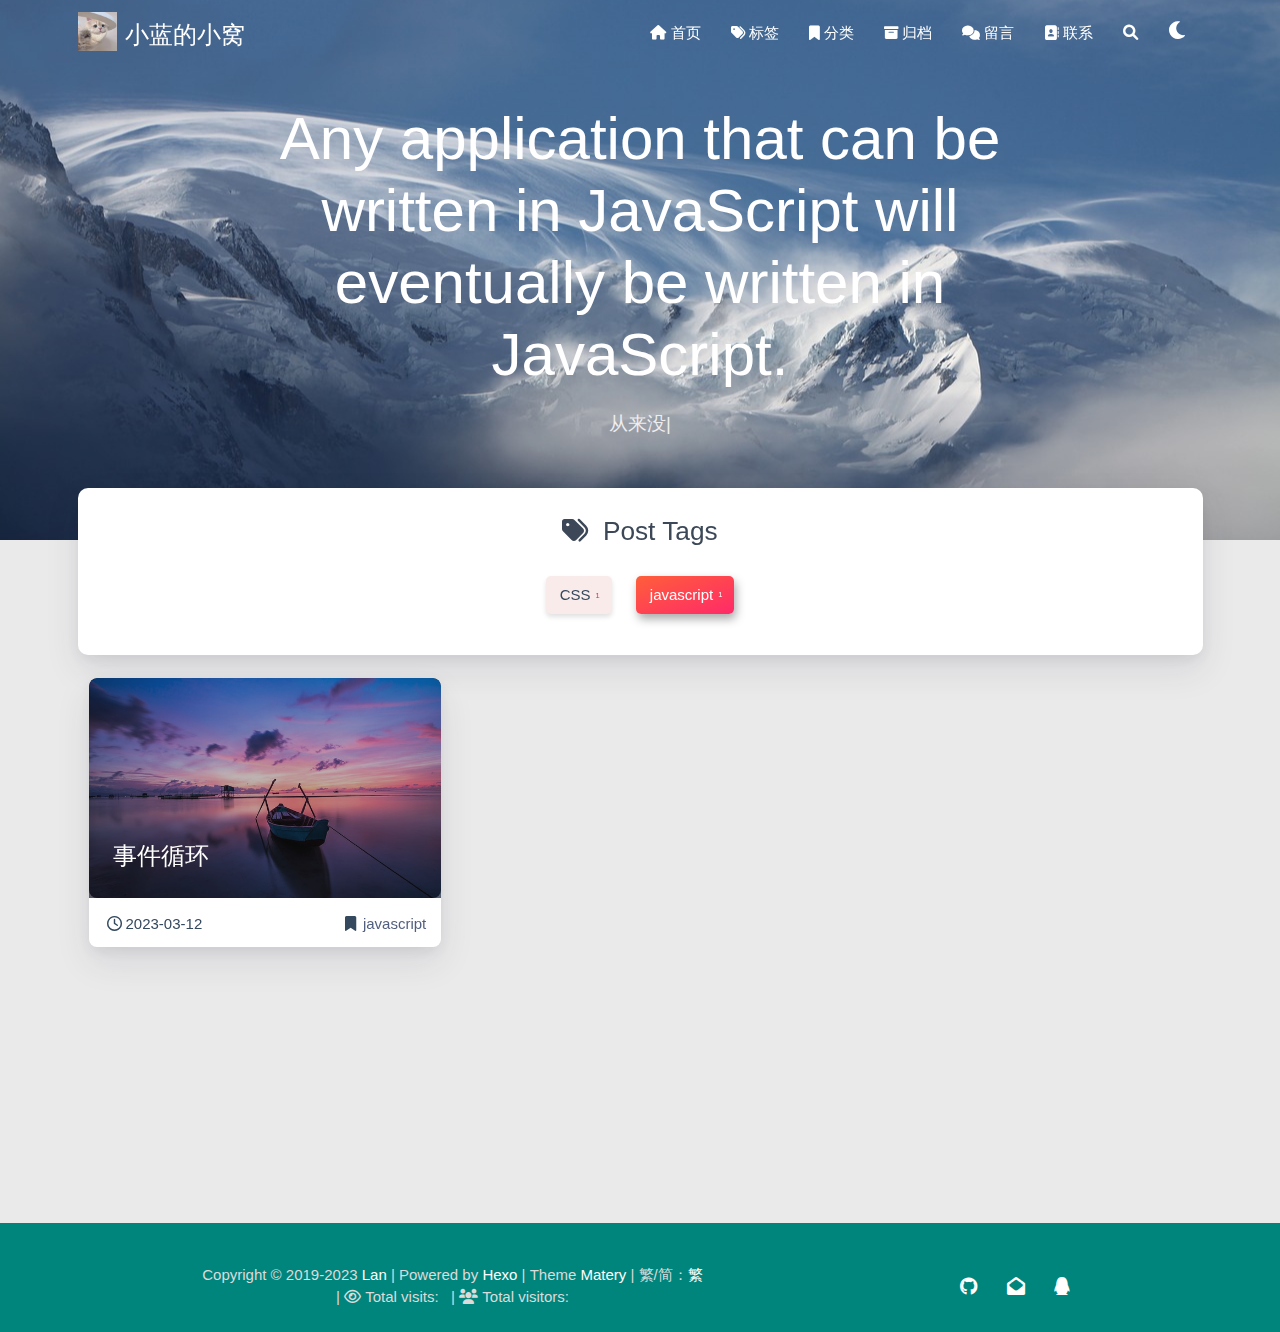
<file: tags/javascript/index.html>
<!DOCTYPE HTML>
<html lang="en">


<head>
    <meta charset="utf-8">
    <meta name="keywords" content="Tag: javascript, 小蓝的小窝">
    <meta name="description" content="小蓝的小窝">
    <meta http-equiv="X-UA-Compatible" content="IE=edge">
    <meta name="viewport" content="width=device-width, initial-scale=1.0, user-scalable=no">
    <meta name="renderer" content="webkit|ie-stand|ie-comp">
    <meta name="mobile-web-app-capable" content="yes">
    <meta name="format-detection" content="telephone=no">
    <meta name="apple-mobile-web-app-capable" content="yes">
    <meta name="apple-mobile-web-app-status-bar-style" content="black-translucent">
    <meta name="referrer" content="no-referrer-when-downgrade">
    <!-- Global site tag (gtag.js) - Google Analytics -->


    <title>Tag: javascript | 小蓝的小窝</title>
    <link rel="icon" type="image/png" href="/favicon.png">
    


    <!-- bg-cover style     -->



<link rel="stylesheet" type="text/css" href="/libs/awesome/css/all.min.css">
<link rel="stylesheet" type="text/css" href="/libs/materialize/materialize.min.css">
<link rel="stylesheet" type="text/css" href="/libs/aos/aos.css">
<link rel="stylesheet" type="text/css" href="/libs/animate/animate.min.css">
<link rel="stylesheet" type="text/css" href="/libs/lightGallery/css/lightgallery.min.css">
<link rel="stylesheet" type="text/css" href="/css/matery.css">
<link rel="stylesheet" type="text/css" href="/css/my.css">
<link rel="stylesheet" type="text/css" href="/css/dark.css" media="none" onload="if(media!='all')media='all'">




    <link rel="stylesheet" href="/libs/tocbot/tocbot.css">
    <link rel="stylesheet" href="/css/post.css">




    



    <script src="/libs/jquery/jquery-3.6.0.min.js"></script>

<meta name="generator" content="Hexo 5.4.2"></head>


<body>
    <header class="navbar-fixed">
    <nav id="headNav" class="bg-color nav-transparent">
        <div id="navContainer" class="nav-wrapper container">
            <div class="brand-logo">
                <a href="/" class="waves-effect waves-light">
                    
                    <img src="/medias/logo.jpg" class="logo-img" alt="LOGO">
                    
                    <span class="logo-span">小蓝的小窝</span>
                </a>
            </div>
            

<a href="#" data-target="mobile-nav" class="sidenav-trigger button-collapse"><i class="fas fa-bars"></i></a>
<ul class="right nav-menu">
  
  <li class="hide-on-med-and-down nav-item">
    
    <a href="/" class="waves-effect waves-light">
      
      <i class="fas fa-home" style="zoom: 0.6;"></i>
      
      <span>首页</span>
    </a>
    
  </li>
  
  <li class="hide-on-med-and-down nav-item">
    
    <a href="/tags" class="waves-effect waves-light">
      
      <i class="fas fa-tags" style="zoom: 0.6;"></i>
      
      <span>标签</span>
    </a>
    
  </li>
  
  <li class="hide-on-med-and-down nav-item">
    
    <a href="/categories" class="waves-effect waves-light">
      
      <i class="fas fa-bookmark" style="zoom: 0.6;"></i>
      
      <span>分类</span>
    </a>
    
  </li>
  
  <li class="hide-on-med-and-down nav-item">
    
    <a href="/archives" class="waves-effect waves-light">
      
      <i class="fas fa-archive" style="zoom: 0.6;"></i>
      
      <span>归档</span>
    </a>
    
  </li>
  
  <li class="hide-on-med-and-down nav-item">
    
    <a href="/contact" class="waves-effect waves-light">
      
      <i class="fas fa-comments" style="zoom: 0.6;"></i>
      
      <span>留言</span>
    </a>
    
  </li>
  
  <li class="hide-on-med-and-down nav-item">
    
    <a href="/friends" class="waves-effect waves-light">
      
      <i class="fas fa-address-book" style="zoom: 0.6;"></i>
      
      <span>联系</span>
    </a>
    
  </li>
  
  <li>
    <a href="#searchModal" class="modal-trigger waves-effect waves-light">
      <i id="searchIcon" class="fas fa-search" title="Search" style="zoom: 0.85;"></i>
    </a>
  </li>
  <li>
    <a href="javascript:;" class="waves-effect waves-light" onclick="switchNightMode()" title="深色/浅色模式" >
      <i id="sum-moon-icon" class="fas fa-sun" style="zoom: 0.85;"></i>
    </a>
  </li>
</ul>


<div id="mobile-nav" class="side-nav sidenav">

    <div class="mobile-head bg-color">
        
        <img src="/medias/logo.jpg" class="logo-img circle responsive-img">
        
        <div class="logo-name">小蓝的小窝</div>
        <div class="logo-desc">
            
            Never really desperate, only the lost of the soul.
            
        </div>
    </div>

    <ul class="menu-list mobile-menu-list">
        
        <li class="m-nav-item">
	  
		<a href="/" class="waves-effect waves-light">
			
			    <i class="fa-fw fas fa-home"></i>
			
			首页
		</a>
          
        </li>
        
        <li class="m-nav-item">
	  
		<a href="/tags" class="waves-effect waves-light">
			
			    <i class="fa-fw fas fa-tags"></i>
			
			标签
		</a>
          
        </li>
        
        <li class="m-nav-item">
	  
		<a href="/categories" class="waves-effect waves-light">
			
			    <i class="fa-fw fas fa-bookmark"></i>
			
			分类
		</a>
          
        </li>
        
        <li class="m-nav-item">
	  
		<a href="/archives" class="waves-effect waves-light">
			
			    <i class="fa-fw fas fa-archive"></i>
			
			归档
		</a>
          
        </li>
        
        <li class="m-nav-item">
	  
		<a href="/contact" class="waves-effect waves-light">
			
			    <i class="fa-fw fas fa-comments"></i>
			
			留言
		</a>
          
        </li>
        
        <li class="m-nav-item">
	  
		<a href="/friends" class="waves-effect waves-light">
			
			    <i class="fa-fw fas fa-address-book"></i>
			
			联系
		</a>
          
        </li>
        
        
        <li><div class="divider"></div></li>
        <li>
            <a href="https://github.com/itlyw" class="waves-effect waves-light" target="_blank">
                <i class="fab fa-github-square fa-fw"></i>Fork Me
            </a>
        </li>
        
    </ul>
</div>


        </div>

        
            <style>
    .nav-transparent .github-corner {
        display: none !important;
    }

    .github-corner {
        position: absolute;
        z-index: 10;
        top: 0;
        right: 0;
        border: 0;
        transform: scale(1.1);
    }

    .github-corner svg {
        color: #0f9d58;
        fill: #fff;
        height: 64px;
        width: 64px;
    }

    .github-corner:hover .octo-arm {
        animation: a 0.56s ease-in-out;
    }

    .github-corner .octo-arm {
        animation: none;
    }

    @keyframes a {
        0%,
        to {
            transform: rotate(0);
        }
        20%,
        60% {
            transform: rotate(-25deg);
        }
        40%,
        80% {
            transform: rotate(10deg);
        }
    }
</style>

<a href="https://github.com/itlyw" class="github-corner tooltipped hide-on-med-and-down" target="_blank"
   data-tooltip="Fork Me" data-position="left" data-delay="50">
    <svg viewBox="0 0 250 250" aria-hidden="true">
        <path d="M0,0 L115,115 L130,115 L142,142 L250,250 L250,0 Z"></path>
        <path d="M128.3,109.0 C113.8,99.7 119.0,89.6 119.0,89.6 C122.0,82.7 120.5,78.6 120.5,78.6 C119.2,72.0 123.4,76.3 123.4,76.3 C127.3,80.9 125.5,87.3 125.5,87.3 C122.9,97.6 130.6,101.9 134.4,103.2"
              fill="currentColor" style="transform-origin: 130px 106px;" class="octo-arm"></path>
        <path d="M115.0,115.0 C114.9,115.1 118.7,116.5 119.8,115.4 L133.7,101.6 C136.9,99.2 139.9,98.4 142.2,98.6 C133.8,88.0 127.5,74.4 143.8,58.0 C148.5,53.4 154.0,51.2 159.7,51.0 C160.3,49.4 163.2,43.6 171.4,40.1 C171.4,40.1 176.1,42.5 178.8,56.2 C183.1,58.6 187.2,61.8 190.9,65.4 C194.5,69.0 197.7,73.2 200.1,77.6 C213.8,80.2 216.3,84.9 216.3,84.9 C212.7,93.1 206.9,96.0 205.4,96.6 C205.1,102.4 203.0,107.8 198.3,112.5 C181.9,128.9 168.3,122.5 157.7,114.1 C157.9,116.9 156.7,120.9 152.7,124.9 L141.0,136.5 C139.8,137.7 141.6,141.9 141.8,141.8 Z"
              fill="currentColor" class="octo-body"></path>
    </svg>
</a>
        
    </nav>

</header>

    <div class="bg-cover pd-header about-cover">
    <div class="container">
    <div class="row">
    <div class="col s10 offset-s1 m8 offset-m2 l8 offset-l2">
        <div class="brand">
            <div class="title center-align">
                
                Any application that can be written in JavaScript will eventually be written in JavaScript.
                
            </div>

            <div class="description center-align">
                
                <span id="subtitle"></span>
                <script src="/libs/typed/typed.js"></script>
                <script>
                    var typed = new Typed("#subtitle", {
                        strings: [ 
                            
                                "从来没有真正的绝境, 只有心灵的迷途",
                            
                                "Never really desperate, only the lost of the soul",
                            
                        ],
                        startDelay: 300,
                        typeSpeed: 100,
                        loop: true,
                        backSpeed: 50,
                        showCursor: true
                    });
                </script>
                
            </div>
        </div>
    </div>
</div>


<script>
    // 每天切换 banner 图.  Switch banner image every day.
    var bannerUrl = "/medias/banner/" + new Date().getDay() + '.jpg';
    $('.bg-cover').css('background-image', 'url(' + bannerUrl + ')');
</script>


    </div>
</div>

<main class="content">

    

<div id="tags" class="container chip-container">
    <div class="card">
        <div class="card-content">
            <div class="tag-title center-align">
                <i class="fas fa-tags"></i>&nbsp;&nbsp;Post Tags
            </div>
            <div class="tag-chips">
                
                
                <a href="/tags/CSS/" title="CSS: 1">
                    <span class="chip center-align waves-effect waves-light
                             chip-default "
                            data-tagname="CSS" style="background-color: #F9EBEA;">CSS
                        <span class="tag-length">1</span>
                    </span>
                </a>
                
                
                <a href="/tags/javascript/" title="javascript: 1">
                    <span class="chip center-align waves-effect waves-light
                             chip-active "
                            data-tagname="javascript" style="background-color: #F5EEF8;">javascript
                        <span class="tag-length">1</span>
                    </span>
                </a>
                
            </div>
        </div>
    </div>
</div>

    

    <article id="articles" class="container articles">
        <div class="row tags-posts">
            
            
            <div class="article tag-post col s12 m6 l4" data-tags="javascript" data-aos="fade-up">
                <div class="card">
                    <a href="/2023/03/12/%E8%AF%BE%E4%BB%B6/">
                        <div class="card-image tag-image">
                            
                            
                            <img src="/medias/featureimages/16.jpg" class="responsive-img" alt="事件循环">
                            
                            <span class="card-title">事件循环</span>
                        </div>
                    </a>
                    <div class="card-content article-content">
                        <div class="publish-info">
                            <span class="publish-date">
                                <i class="far fa-clock fa-fw icon-date"></i>2023-03-12
                            </span>
                            <span class="publish-author">
                                
                                <i class="fas fa-bookmark fa-fw icon-category"></i>
                                
                                <a href="/categories/javascript/" class="post-category">
                                javascript
                                </a>
                                
                                
                            </span>
                        </div>
                    </div>
                </div>
            </div>
            
        </div>
    </article>
</main>




    <footer class="page-footer bg-color">
    
        <link rel="stylesheet" href="/libs/aplayer/APlayer.min.css">
<style>
    .aplayer .aplayer-lrc p {
        
        display: none;
        
        font-size: 12px;
        font-weight: 700;
        line-height: 16px !important;
    }

    .aplayer .aplayer-lrc p.aplayer-lrc-current {
        
        display: none;
        
        font-size: 15px;
        color: #42b983;
    }

    
    .aplayer.aplayer-fixed.aplayer-narrow .aplayer-body {
        left: -66px !important;
    }

    .aplayer.aplayer-fixed.aplayer-narrow .aplayer-body:hover {
        left: 0px !important;
    }

    
</style>
<div class="">
    
    <div class="row">
        <meting-js class="col l8 offset-l2 m10 offset-m1 s12"
                   server="netease"
                   type="playlist"
                   id="503838841"
                   fixed='true'
                   autoplay='false'
                   theme='#42b983'
                   loop='all'
                   order='random'
                   preload='auto'
                   volume='0.7'
                   list-folded='true'
        >
        </meting-js>
    </div>
</div>

<script src="/libs/aplayer/APlayer.min.js"></script>
<script src="/libs/aplayer/Meting.min.js"></script>

    

    <div class="container row center-align"
         style="margin-bottom: 0px !important;">
        <div class="col s12 m8 l8 copy-right">
            Copyright&nbsp;&copy;
            
                <span id="year">2019-2023</span>
            
            <a href="/about" target="_blank">Lan</a>
            |&nbsp;Powered by&nbsp;<a href="https://hexo.io/" target="_blank">Hexo</a>
            |&nbsp;Theme&nbsp;<a href="https://github.com/blinkfox/hexo-theme-matery" target="_blank">Matery</a>
            
                <span id="translate">|&nbsp;繁/简：</span><a id="translateLink" href="javascript:translatePage();">繁</a>
            
            <br>
            
            
            
                
            
            
                <span id="busuanzi_container_site_pv">
                &nbsp;|&nbsp;<i class="far fa-eye"></i>&nbsp;Total visits:&nbsp;
                    <span id="busuanzi_value_site_pv" class="white-color"></span>
            </span>
            
            
                <span id="busuanzi_container_site_uv">
                &nbsp;|&nbsp;<i class="fas fa-users"></i>&nbsp;Total visitors:&nbsp;
                    <span id="busuanzi_value_site_uv" class="white-color"></span>
            </span>
            
            <br>

            <!-- 运行天数提醒. -->
            
            <br>
            
        </div>
        <div class="col s12 m4 l4 social-link social-statis">
    <a href="https://github.com/itlyw" class="tooltipped" target="_blank" data-tooltip="访问我的GitHub" data-position="top" data-delay="50">
        <i class="fab fa-github"></i>
    </a>



    <a href="mailto:2783242004@qq.com" class="tooltipped" target="_blank" data-tooltip="邮件联系我" data-position="top" data-delay="50">
        <i class="fas fa-envelope-open"></i>
    </a>







    <a href="tencent://AddContact/?fromId=50&fromSubId=1&subcmd=all&uin=2783242004" class="tooltipped" target="_blank" data-tooltip="QQ联系我: 2783242004" data-position="top" data-delay="50">
        <i class="fab fa-qq"></i>
    </a>







</div>
    </div>
</footer>

<div class="progress-bar"></div>


    <!-- 搜索遮罩框 -->
<div id="searchModal" class="modal">
    <div class="modal-content">
        <div class="search-header">
            <span class="title"><i class="fas fa-search"></i>&nbsp;&nbsp;Search</span>
            <input type="search" id="searchInput" name="s" placeholder="Please enter a search keyword"
                   class="search-input">
        </div>
        <div id="searchResult"></div>
    </div>
</div>

<script type="text/javascript">
$(function () {
    var searchFunc = function (path, search_id, content_id) {
        'use strict';
        $.ajax({
            url: path,
            dataType: "xml",
            success: function (xmlResponse) {
                // get the contents from search data
                var datas = $("entry", xmlResponse).map(function () {
                    return {
                        title: $("title", this).text(),
                        content: $("content", this).text(),
                        url: $("url", this).text()
                    };
                }).get();
                var $input = document.getElementById(search_id);
                var $resultContent = document.getElementById(content_id);
                $input.addEventListener('input', function () {
                    var str = '<ul class=\"search-result-list\">';
                    var keywords = this.value.trim().toLowerCase().split(/[\s\-]+/);
                    $resultContent.innerHTML = "";
                    if (this.value.trim().length <= 0) {
                        return;
                    }
                    // perform local searching
                    datas.forEach(function (data) {
                        var isMatch = true;
                        var data_title = data.title.trim().toLowerCase();
                        var data_content = data.content.trim().replace(/<[^>]+>/g, "").toLowerCase();
                        var data_url = data.url;
                        data_url = data_url.indexOf('/') === 0 ? data.url : '/' + data_url;
                        var index_title = -1;
                        var index_content = -1;
                        var first_occur = -1;
                        // only match artiles with not empty titles and contents
                        if (data_title !== '' && data_content !== '') {
                            keywords.forEach(function (keyword, i) {
                                index_title = data_title.indexOf(keyword);
                                index_content = data_content.indexOf(keyword);
                                if (index_title < 0 && index_content < 0) {
                                    isMatch = false;
                                } else {
                                    if (index_content < 0) {
                                        index_content = 0;
                                    }
                                    if (i === 0) {
                                        first_occur = index_content;
                                    }
                                }
                            });
                        }
                        // show search results
                        if (isMatch) {
                            str += "<li><a href='" + data_url + "' class='search-result-title'>" + data_title + "</a>";
                            var content = data.content.trim().replace(/<[^>]+>/g, "");
                            if (first_occur >= 0) {
                                // cut out 100 characters
                                var start = first_occur - 20;
                                var end = first_occur + 80;
                                if (start < 0) {
                                    start = 0;
                                }
                                if (start === 0) {
                                    end = 100;
                                }
                                if (end > content.length) {
                                    end = content.length;
                                }
                                var match_content = content.substr(start, end);
                                // highlight all keywords
                                keywords.forEach(function (keyword) {
                                    var regS = new RegExp(keyword, "gi");
                                    match_content = match_content.replace(regS, "<em class=\"search-keyword\">" + keyword + "</em>");
                                });

                                str += "<p class=\"search-result\">" + match_content + "...</p>"
                            }
                            str += "</li>";
                        }
                    });
                    str += "</ul>";
                    $resultContent.innerHTML = str;
                });
            }
        });
    };

    searchFunc('/search.xml', 'searchInput', 'searchResult');
});
</script>

    <!-- 白天和黑夜主题 -->
<div class="stars-con">
    <div id="stars"></div>
    <div id="stars2"></div>
    <div id="stars3"></div>  
</div>

<script>
    function switchNightMode() {
        $('<div class="Cuteen_DarkSky"><div class="Cuteen_DarkPlanet"></div></div>').appendTo($('body')),
        setTimeout(function () {
            $('body').hasClass('DarkMode') 
            ? ($('body').removeClass('DarkMode'), localStorage.setItem('isDark', '0'), $('#sum-moon-icon').removeClass("fa-sun").addClass('fa-moon')) 
            : ($('body').addClass('DarkMode'), localStorage.setItem('isDark', '1'), $('#sum-moon-icon').addClass("fa-sun").removeClass('fa-moon')),
            
            setTimeout(function () {
            $('.Cuteen_DarkSky').fadeOut(1e3, function () {
                $(this).remove()
            })
            }, 2e3)
        })
    }
</script>

    <!-- 回到顶部按钮 -->
<div id="backTop" class="top-scroll">
    <a class="btn-floating btn-large waves-effect waves-light" href="#!">
        <i class="fas fa-arrow-up"></i>
    </a>
</div>


    <script src="/libs/materialize/materialize.min.js"></script>
    <script src="/libs/masonry/masonry.pkgd.min.js"></script>
    <script src="/libs/aos/aos.js"></script>
    <script src="/libs/scrollprogress/scrollProgress.min.js"></script>
    <script src="/libs/lightGallery/js/lightgallery-all.min.js"></script>
    <script src="/js/matery.js"></script>

    

    
        <script type="text/javascript" src="/js/tw_cn.js"></script>
        <script type="text/javascript">
          var defaultEncoding = 2; //网站编写字体是否繁体，1-繁体，2-简体
          var translateDelay = 0; //延迟时间,若不在前, 要设定延迟翻译时间, 如100表示100ms,默认为0
          var cookieDomain = "http://example.com"; //Cookie地址, 一定要设定, 通常为你的网址
          var msgToTraditionalChinese = "繁"; //此处可以更改为你想要显示的文字
          var msgToSimplifiedChinese = "简"; //同上，但两处均不建议更改
          var translateButtonId = "translateLink"; //默认互换id
          translateInitilization();
        </script>
    
    
    

    <!-- 雪花特效 -->
    

    <!-- 鼠标星星特效 -->
    

     
        <script src="https://ssl.captcha.qq.com/TCaptcha.js"></script>
        <script src="/libs/others/TencentCaptcha.js"></script>
        <button id="TencentCaptcha" data-appid="xxxxxxxxxx" data-cbfn="callback" type="button" hidden></button>
    

    <!-- Baidu Analytics -->

    <!-- Baidu Push -->

<script>
    (function () {
        var bp = document.createElement('script');
        var curProtocol = window.location.protocol.split(':')[0];
        if (curProtocol === 'https') {
            bp.src = 'https://zz.bdstatic.com/linksubmit/push.js';
        } else {
            bp.src = 'http://push.zhanzhang.baidu.com/push.js';
        }
        var s = document.getElementsByTagName("script")[0];
        s.parentNode.insertBefore(bp, s);
    })();
</script>

    
    <script src="/libs/others/clicklove.js" async="async"></script>
    
    
    <script async src="/libs/others/busuanzi.pure.mini.js"></script>
    

    

    

    <!--腾讯兔小巢-->
    
    

    

    

    
    <script src="/libs/instantpage/instantpage.js" type="module"></script>
    

</body>

</html>
</file>
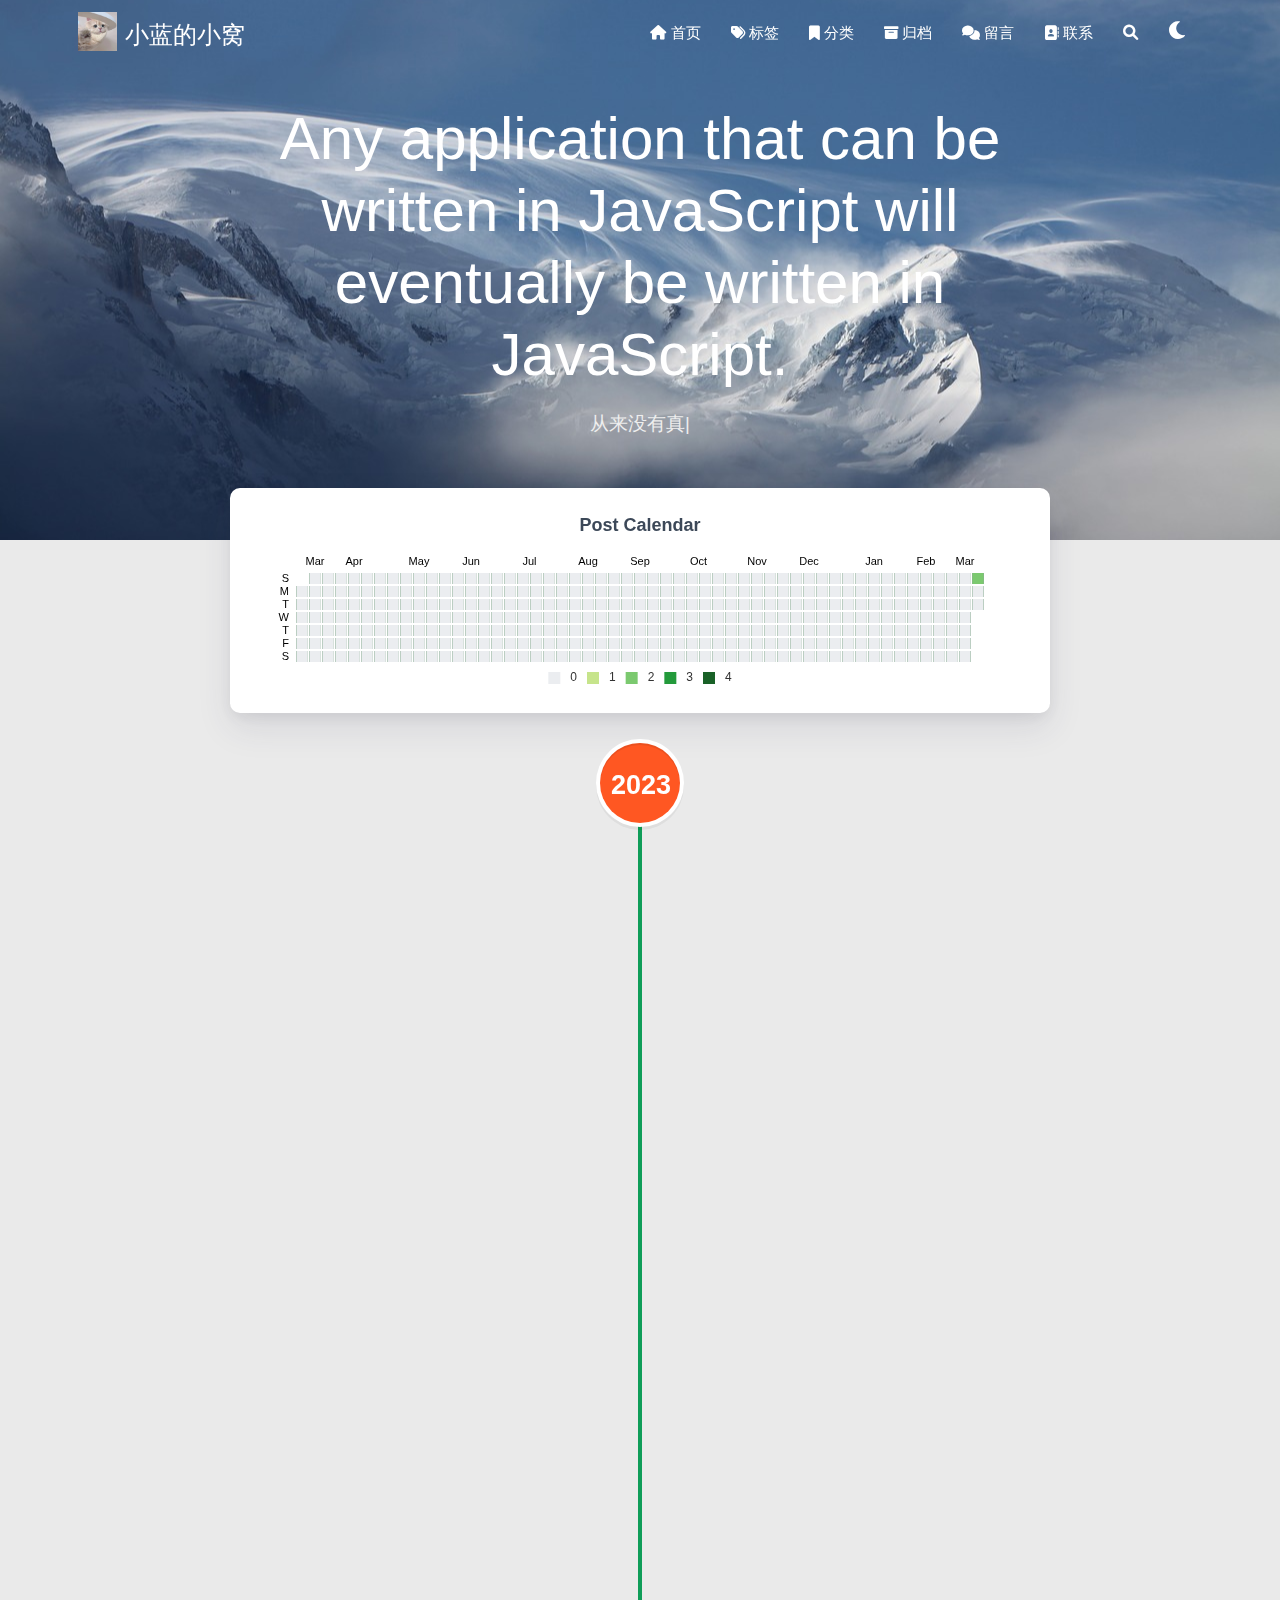
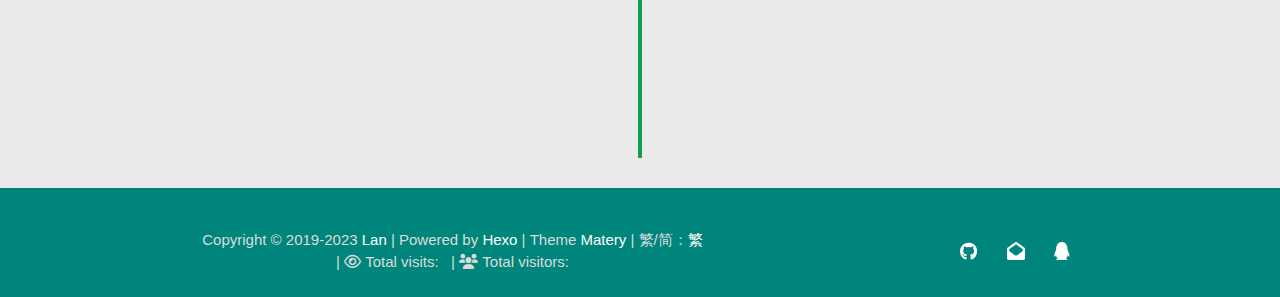
<file: archives/2023/03/index.html>
<!DOCTYPE HTML>
<html lang="en">


<head>
    <meta charset="utf-8">
    <meta name="keywords" content="Archives: 2023/3, 小蓝的小窝">
    <meta name="description" content="小蓝的小窝">
    <meta http-equiv="X-UA-Compatible" content="IE=edge">
    <meta name="viewport" content="width=device-width, initial-scale=1.0, user-scalable=no">
    <meta name="renderer" content="webkit|ie-stand|ie-comp">
    <meta name="mobile-web-app-capable" content="yes">
    <meta name="format-detection" content="telephone=no">
    <meta name="apple-mobile-web-app-capable" content="yes">
    <meta name="apple-mobile-web-app-status-bar-style" content="black-translucent">
    <meta name="referrer" content="no-referrer-when-downgrade">
    <!-- Global site tag (gtag.js) - Google Analytics -->


    <title>Archives: 2023/3 | 小蓝的小窝</title>
    <link rel="icon" type="image/png" href="/favicon.png">
    


    <!-- bg-cover style     -->



<link rel="stylesheet" type="text/css" href="/libs/awesome/css/all.min.css">
<link rel="stylesheet" type="text/css" href="/libs/materialize/materialize.min.css">
<link rel="stylesheet" type="text/css" href="/libs/aos/aos.css">
<link rel="stylesheet" type="text/css" href="/libs/animate/animate.min.css">
<link rel="stylesheet" type="text/css" href="/libs/lightGallery/css/lightgallery.min.css">
<link rel="stylesheet" type="text/css" href="/css/matery.css">
<link rel="stylesheet" type="text/css" href="/css/my.css">
<link rel="stylesheet" type="text/css" href="/css/dark.css" media="none" onload="if(media!='all')media='all'">




    <link rel="stylesheet" href="/libs/tocbot/tocbot.css">
    <link rel="stylesheet" href="/css/post.css">




    



    <script src="/libs/jquery/jquery-3.6.0.min.js"></script>

<meta name="generator" content="Hexo 5.4.2"></head>


<body>
    <header class="navbar-fixed">
    <nav id="headNav" class="bg-color nav-transparent">
        <div id="navContainer" class="nav-wrapper container">
            <div class="brand-logo">
                <a href="/" class="waves-effect waves-light">
                    
                    <img src="/medias/logo.jpg" class="logo-img" alt="LOGO">
                    
                    <span class="logo-span">小蓝的小窝</span>
                </a>
            </div>
            

<a href="#" data-target="mobile-nav" class="sidenav-trigger button-collapse"><i class="fas fa-bars"></i></a>
<ul class="right nav-menu">
  
  <li class="hide-on-med-and-down nav-item">
    
    <a href="/" class="waves-effect waves-light">
      
      <i class="fas fa-home" style="zoom: 0.6;"></i>
      
      <span>首页</span>
    </a>
    
  </li>
  
  <li class="hide-on-med-and-down nav-item">
    
    <a href="/tags" class="waves-effect waves-light">
      
      <i class="fas fa-tags" style="zoom: 0.6;"></i>
      
      <span>标签</span>
    </a>
    
  </li>
  
  <li class="hide-on-med-and-down nav-item">
    
    <a href="/categories" class="waves-effect waves-light">
      
      <i class="fas fa-bookmark" style="zoom: 0.6;"></i>
      
      <span>分类</span>
    </a>
    
  </li>
  
  <li class="hide-on-med-and-down nav-item">
    
    <a href="/archives" class="waves-effect waves-light">
      
      <i class="fas fa-archive" style="zoom: 0.6;"></i>
      
      <span>归档</span>
    </a>
    
  </li>
  
  <li class="hide-on-med-and-down nav-item">
    
    <a href="/contact" class="waves-effect waves-light">
      
      <i class="fas fa-comments" style="zoom: 0.6;"></i>
      
      <span>留言</span>
    </a>
    
  </li>
  
  <li class="hide-on-med-and-down nav-item">
    
    <a href="/friends" class="waves-effect waves-light">
      
      <i class="fas fa-address-book" style="zoom: 0.6;"></i>
      
      <span>联系</span>
    </a>
    
  </li>
  
  <li>
    <a href="#searchModal" class="modal-trigger waves-effect waves-light">
      <i id="searchIcon" class="fas fa-search" title="Search" style="zoom: 0.85;"></i>
    </a>
  </li>
  <li>
    <a href="javascript:;" class="waves-effect waves-light" onclick="switchNightMode()" title="深色/浅色模式" >
      <i id="sum-moon-icon" class="fas fa-sun" style="zoom: 0.85;"></i>
    </a>
  </li>
</ul>


<div id="mobile-nav" class="side-nav sidenav">

    <div class="mobile-head bg-color">
        
        <img src="/medias/logo.jpg" class="logo-img circle responsive-img">
        
        <div class="logo-name">小蓝的小窝</div>
        <div class="logo-desc">
            
            Never really desperate, only the lost of the soul.
            
        </div>
    </div>

    <ul class="menu-list mobile-menu-list">
        
        <li class="m-nav-item">
	  
		<a href="/" class="waves-effect waves-light">
			
			    <i class="fa-fw fas fa-home"></i>
			
			首页
		</a>
          
        </li>
        
        <li class="m-nav-item">
	  
		<a href="/tags" class="waves-effect waves-light">
			
			    <i class="fa-fw fas fa-tags"></i>
			
			标签
		</a>
          
        </li>
        
        <li class="m-nav-item">
	  
		<a href="/categories" class="waves-effect waves-light">
			
			    <i class="fa-fw fas fa-bookmark"></i>
			
			分类
		</a>
          
        </li>
        
        <li class="m-nav-item">
	  
		<a href="/archives" class="waves-effect waves-light">
			
			    <i class="fa-fw fas fa-archive"></i>
			
			归档
		</a>
          
        </li>
        
        <li class="m-nav-item">
	  
		<a href="/contact" class="waves-effect waves-light">
			
			    <i class="fa-fw fas fa-comments"></i>
			
			留言
		</a>
          
        </li>
        
        <li class="m-nav-item">
	  
		<a href="/friends" class="waves-effect waves-light">
			
			    <i class="fa-fw fas fa-address-book"></i>
			
			联系
		</a>
          
        </li>
        
        
        <li><div class="divider"></div></li>
        <li>
            <a href="https://github.com/itlyw" class="waves-effect waves-light" target="_blank">
                <i class="fab fa-github-square fa-fw"></i>Fork Me
            </a>
        </li>
        
    </ul>
</div>


        </div>

        
            <style>
    .nav-transparent .github-corner {
        display: none !important;
    }

    .github-corner {
        position: absolute;
        z-index: 10;
        top: 0;
        right: 0;
        border: 0;
        transform: scale(1.1);
    }

    .github-corner svg {
        color: #0f9d58;
        fill: #fff;
        height: 64px;
        width: 64px;
    }

    .github-corner:hover .octo-arm {
        animation: a 0.56s ease-in-out;
    }

    .github-corner .octo-arm {
        animation: none;
    }

    @keyframes a {
        0%,
        to {
            transform: rotate(0);
        }
        20%,
        60% {
            transform: rotate(-25deg);
        }
        40%,
        80% {
            transform: rotate(10deg);
        }
    }
</style>

<a href="https://github.com/itlyw" class="github-corner tooltipped hide-on-med-and-down" target="_blank"
   data-tooltip="Fork Me" data-position="left" data-delay="50">
    <svg viewBox="0 0 250 250" aria-hidden="true">
        <path d="M0,0 L115,115 L130,115 L142,142 L250,250 L250,0 Z"></path>
        <path d="M128.3,109.0 C113.8,99.7 119.0,89.6 119.0,89.6 C122.0,82.7 120.5,78.6 120.5,78.6 C119.2,72.0 123.4,76.3 123.4,76.3 C127.3,80.9 125.5,87.3 125.5,87.3 C122.9,97.6 130.6,101.9 134.4,103.2"
              fill="currentColor" style="transform-origin: 130px 106px;" class="octo-arm"></path>
        <path d="M115.0,115.0 C114.9,115.1 118.7,116.5 119.8,115.4 L133.7,101.6 C136.9,99.2 139.9,98.4 142.2,98.6 C133.8,88.0 127.5,74.4 143.8,58.0 C148.5,53.4 154.0,51.2 159.7,51.0 C160.3,49.4 163.2,43.6 171.4,40.1 C171.4,40.1 176.1,42.5 178.8,56.2 C183.1,58.6 187.2,61.8 190.9,65.4 C194.5,69.0 197.7,73.2 200.1,77.6 C213.8,80.2 216.3,84.9 216.3,84.9 C212.7,93.1 206.9,96.0 205.4,96.6 C205.1,102.4 203.0,107.8 198.3,112.5 C181.9,128.9 168.3,122.5 157.7,114.1 C157.9,116.9 156.7,120.9 152.7,124.9 L141.0,136.5 C139.8,137.7 141.6,141.9 141.8,141.8 Z"
              fill="currentColor" class="octo-body"></path>
    </svg>
</a>
        
    </nav>

</header>

    <div class="bg-cover pd-header about-cover">
    <div class="container">
    <div class="row">
    <div class="col s10 offset-s1 m8 offset-m2 l8 offset-l2">
        <div class="brand">
            <div class="title center-align">
                
                Any application that can be written in JavaScript will eventually be written in JavaScript.
                
            </div>

            <div class="description center-align">
                
                <span id="subtitle"></span>
                <script src="/libs/typed/typed.js"></script>
                <script>
                    var typed = new Typed("#subtitle", {
                        strings: [ 
                            
                                "从来没有真正的绝境, 只有心灵的迷途",
                            
                                "Never really desperate, only the lost of the soul",
                            
                        ],
                        startDelay: 300,
                        typeSpeed: 100,
                        loop: true,
                        backSpeed: 50,
                        showCursor: true
                    });
                </script>
                
            </div>
        </div>
    </div>
</div>


<script>
    // 每天切换 banner 图.  Switch banner image every day.
    var bannerUrl = "/medias/banner/" + new Date().getDay() + '.jpg';
    $('.bg-cover').css('background-image', 'url(' + bannerUrl + ')');
</script>


    </div>
</div>

<main class="content">

    
    <div class="container archive-calendar">
    <div class="card">
        <div id="post-calendar" class="card-content"></div>
    </div>
</div>

<script type="text/javascript" src="/libs/echarts/echarts.min.js"></script>
<script type="text/javascript">
    let myChart = echarts.init(document.getElementById('post-calendar'));

    

    let option = {
        title: {
            top: 0,
            text: 'Post Calendar',
            left: 'center',
            textStyle: {
                color: '#3C4858'
            }
        },
        tooltip: {
            padding: 10,
            backgroundColor: '#555',
            borderColor: '#777',
            borderWidth: 1,
            formatter: function (obj) {
                var value = obj.value;
                return '<div style="font-size: 14px;">' + value[0] + '：' + value[1] + '</div>';
            }
        },
        visualMap: {
            show: true,
            showLabel: true,
            categories: [0, 1, 2, 3, 4],
            calculable: true,
            inRange: {
                symbol: 'rect',
                color: ['#ebedf0', '#c6e48b', '#7bc96f', '#239a3b', '#196127']
            },
            itemWidth: 12,
            itemHeight: 12,
            orient: 'horizontal',
            left: 'center',
            bottom: 0
        },
        calendar: [{
            left: 'center',
            range: ["2022-03-14", "2023-03-14"],
            cellSize: [13, 13],
            splitLine: {
                show: false
            },
            itemStyle: {
                color: '#196127',
                borderColor: '#fff',
                borderWidth: 2
            },
            yearLabel: {
                show: false
            },
            monthLabel: {
                nameMap: 'en',
                fontSize: 11
            },
            dayLabel: {
                formatter: '{start}  1st',
                nameMap: 'en',
                fontSize: 11
            }
        }],
        series: [{
            type: 'heatmap',
            coordinateSystem: 'calendar',
            calendarIndex: 0,
            data: [["2022-03-14", 0], ["2022-03-15", 0], ["2022-03-16", 0], ["2022-03-17", 0], ["2022-03-18", 0], ["2022-03-19", 0], ["2022-03-20", 0], ["2022-03-21", 0], ["2022-03-22", 0], ["2022-03-23", 0], ["2022-03-24", 0], ["2022-03-25", 0], ["2022-03-26", 0], ["2022-03-27", 0], ["2022-03-28", 0], ["2022-03-29", 0], ["2022-03-30", 0], ["2022-03-31", 0], ["2022-04-01", 0], ["2022-04-02", 0], ["2022-04-03", 0], ["2022-04-04", 0], ["2022-04-05", 0], ["2022-04-06", 0], ["2022-04-07", 0], ["2022-04-08", 0], ["2022-04-09", 0], ["2022-04-10", 0], ["2022-04-11", 0], ["2022-04-12", 0], ["2022-04-13", 0], ["2022-04-14", 0], ["2022-04-15", 0], ["2022-04-16", 0], ["2022-04-17", 0], ["2022-04-18", 0], ["2022-04-19", 0], ["2022-04-20", 0], ["2022-04-21", 0], ["2022-04-22", 0], ["2022-04-23", 0], ["2022-04-24", 0], ["2022-04-25", 0], ["2022-04-26", 0], ["2022-04-27", 0], ["2022-04-28", 0], ["2022-04-29", 0], ["2022-04-30", 0], ["2022-05-01", 0], ["2022-05-02", 0], ["2022-05-03", 0], ["2022-05-04", 0], ["2022-05-05", 0], ["2022-05-06", 0], ["2022-05-07", 0], ["2022-05-08", 0], ["2022-05-09", 0], ["2022-05-10", 0], ["2022-05-11", 0], ["2022-05-12", 0], ["2022-05-13", 0], ["2022-05-14", 0], ["2022-05-15", 0], ["2022-05-16", 0], ["2022-05-17", 0], ["2022-05-18", 0], ["2022-05-19", 0], ["2022-05-20", 0], ["2022-05-21", 0], ["2022-05-22", 0], ["2022-05-23", 0], ["2022-05-24", 0], ["2022-05-25", 0], ["2022-05-26", 0], ["2022-05-27", 0], ["2022-05-28", 0], ["2022-05-29", 0], ["2022-05-30", 0], ["2022-05-31", 0], ["2022-06-01", 0], ["2022-06-02", 0], ["2022-06-03", 0], ["2022-06-04", 0], ["2022-06-05", 0], ["2022-06-06", 0], ["2022-06-07", 0], ["2022-06-08", 0], ["2022-06-09", 0], ["2022-06-10", 0], ["2022-06-11", 0], ["2022-06-12", 0], ["2022-06-13", 0], ["2022-06-14", 0], ["2022-06-15", 0], ["2022-06-16", 0], ["2022-06-17", 0], ["2022-06-18", 0], ["2022-06-19", 0], ["2022-06-20", 0], ["2022-06-21", 0], ["2022-06-22", 0], ["2022-06-23", 0], ["2022-06-24", 0], ["2022-06-25", 0], ["2022-06-26", 0], ["2022-06-27", 0], ["2022-06-28", 0], ["2022-06-29", 0], ["2022-06-30", 0], ["2022-07-01", 0], ["2022-07-02", 0], ["2022-07-03", 0], ["2022-07-04", 0], ["2022-07-05", 0], ["2022-07-06", 0], ["2022-07-07", 0], ["2022-07-08", 0], ["2022-07-09", 0], ["2022-07-10", 0], ["2022-07-11", 0], ["2022-07-12", 0], ["2022-07-13", 0], ["2022-07-14", 0], ["2022-07-15", 0], ["2022-07-16", 0], ["2022-07-17", 0], ["2022-07-18", 0], ["2022-07-19", 0], ["2022-07-20", 0], ["2022-07-21", 0], ["2022-07-22", 0], ["2022-07-23", 0], ["2022-07-24", 0], ["2022-07-25", 0], ["2022-07-26", 0], ["2022-07-27", 0], ["2022-07-28", 0], ["2022-07-29", 0], ["2022-07-30", 0], ["2022-07-31", 0], ["2022-08-01", 0], ["2022-08-02", 0], ["2022-08-03", 0], ["2022-08-04", 0], ["2022-08-05", 0], ["2022-08-06", 0], ["2022-08-07", 0], ["2022-08-08", 0], ["2022-08-09", 0], ["2022-08-10", 0], ["2022-08-11", 0], ["2022-08-12", 0], ["2022-08-13", 0], ["2022-08-14", 0], ["2022-08-15", 0], ["2022-08-16", 0], ["2022-08-17", 0], ["2022-08-18", 0], ["2022-08-19", 0], ["2022-08-20", 0], ["2022-08-21", 0], ["2022-08-22", 0], ["2022-08-23", 0], ["2022-08-24", 0], ["2022-08-25", 0], ["2022-08-26", 0], ["2022-08-27", 0], ["2022-08-28", 0], ["2022-08-29", 0], ["2022-08-30", 0], ["2022-08-31", 0], ["2022-09-01", 0], ["2022-09-02", 0], ["2022-09-03", 0], ["2022-09-04", 0], ["2022-09-05", 0], ["2022-09-06", 0], ["2022-09-07", 0], ["2022-09-08", 0], ["2022-09-09", 0], ["2022-09-10", 0], ["2022-09-11", 0], ["2022-09-12", 0], ["2022-09-13", 0], ["2022-09-14", 0], ["2022-09-15", 0], ["2022-09-16", 0], ["2022-09-17", 0], ["2022-09-18", 0], ["2022-09-19", 0], ["2022-09-20", 0], ["2022-09-21", 0], ["2022-09-22", 0], ["2022-09-23", 0], ["2022-09-24", 0], ["2022-09-25", 0], ["2022-09-26", 0], ["2022-09-27", 0], ["2022-09-28", 0], ["2022-09-29", 0], ["2022-09-30", 0], ["2022-10-01", 0], ["2022-10-02", 0], ["2022-10-03", 0], ["2022-10-04", 0], ["2022-10-05", 0], ["2022-10-06", 0], ["2022-10-07", 0], ["2022-10-08", 0], ["2022-10-09", 0], ["2022-10-10", 0], ["2022-10-11", 0], ["2022-10-12", 0], ["2022-10-13", 0], ["2022-10-14", 0], ["2022-10-15", 0], ["2022-10-16", 0], ["2022-10-17", 0], ["2022-10-18", 0], ["2022-10-19", 0], ["2022-10-20", 0], ["2022-10-21", 0], ["2022-10-22", 0], ["2022-10-23", 0], ["2022-10-24", 0], ["2022-10-25", 0], ["2022-10-26", 0], ["2022-10-27", 0], ["2022-10-28", 0], ["2022-10-29", 0], ["2022-10-30", 0], ["2022-10-31", 0], ["2022-11-01", 0], ["2022-11-02", 0], ["2022-11-03", 0], ["2022-11-04", 0], ["2022-11-05", 0], ["2022-11-06", 0], ["2022-11-07", 0], ["2022-11-08", 0], ["2022-11-09", 0], ["2022-11-10", 0], ["2022-11-11", 0], ["2022-11-12", 0], ["2022-11-13", 0], ["2022-11-14", 0], ["2022-11-15", 0], ["2022-11-16", 0], ["2022-11-17", 0], ["2022-11-18", 0], ["2022-11-19", 0], ["2022-11-20", 0], ["2022-11-21", 0], ["2022-11-22", 0], ["2022-11-23", 0], ["2022-11-24", 0], ["2022-11-25", 0], ["2022-11-26", 0], ["2022-11-27", 0], ["2022-11-28", 0], ["2022-11-29", 0], ["2022-11-30", 0], ["2022-12-01", 0], ["2022-12-02", 0], ["2022-12-03", 0], ["2022-12-04", 0], ["2022-12-05", 0], ["2022-12-06", 0], ["2022-12-07", 0], ["2022-12-08", 0], ["2022-12-09", 0], ["2022-12-10", 0], ["2022-12-11", 0], ["2022-12-12", 0], ["2022-12-13", 0], ["2022-12-14", 0], ["2022-12-15", 0], ["2022-12-16", 0], ["2022-12-17", 0], ["2022-12-18", 0], ["2022-12-19", 0], ["2022-12-20", 0], ["2022-12-21", 0], ["2022-12-22", 0], ["2022-12-23", 0], ["2022-12-24", 0], ["2022-12-25", 0], ["2022-12-26", 0], ["2022-12-27", 0], ["2022-12-28", 0], ["2022-12-29", 0], ["2022-12-30", 0], ["2022-12-31", 0], ["2023-01-01", 0], ["2023-01-02", 0], ["2023-01-03", 0], ["2023-01-04", 0], ["2023-01-05", 0], ["2023-01-06", 0], ["2023-01-07", 0], ["2023-01-08", 0], ["2023-01-09", 0], ["2023-01-10", 0], ["2023-01-11", 0], ["2023-01-12", 0], ["2023-01-13", 0], ["2023-01-14", 0], ["2023-01-15", 0], ["2023-01-16", 0], ["2023-01-17", 0], ["2023-01-18", 0], ["2023-01-19", 0], ["2023-01-20", 0], ["2023-01-21", 0], ["2023-01-22", 0], ["2023-01-23", 0], ["2023-01-24", 0], ["2023-01-25", 0], ["2023-01-26", 0], ["2023-01-27", 0], ["2023-01-28", 0], ["2023-01-29", 0], ["2023-01-30", 0], ["2023-01-31", 0], ["2023-02-01", 0], ["2023-02-02", 0], ["2023-02-03", 0], ["2023-02-04", 0], ["2023-02-05", 0], ["2023-02-06", 0], ["2023-02-07", 0], ["2023-02-08", 0], ["2023-02-09", 0], ["2023-02-10", 0], ["2023-02-11", 0], ["2023-02-12", 0], ["2023-02-13", 0], ["2023-02-14", 0], ["2023-02-15", 0], ["2023-02-16", 0], ["2023-02-17", 0], ["2023-02-18", 0], ["2023-02-19", 0], ["2023-02-20", 0], ["2023-02-21", 0], ["2023-02-22", 0], ["2023-02-23", 0], ["2023-02-24", 0], ["2023-02-25", 0], ["2023-02-26", 0], ["2023-02-27", 0], ["2023-02-28", 0], ["2023-03-01", 0], ["2023-03-02", 0], ["2023-03-03", 0], ["2023-03-04", 0], ["2023-03-05", 0], ["2023-03-06", 0], ["2023-03-07", 0], ["2023-03-08", 0], ["2023-03-09", 0], ["2023-03-10", 0], ["2023-03-11", 0], ["2023-03-12", 2], ["2023-03-13", 0], ["2023-03-14", 0]]
        }]

    };

    myChart.setOption(option);
</script>

    

    

    <div id="cd-timeline" class="container">
        
        <div class="cd-timeline-block">

            
            
            
            <div class="cd-timeline-img year" data-aos="zoom-in-up">
                <a href="/archives/2023">2023</a>
            </div>
            

            
            
            
            <div class="cd-timeline-img month" data-aos="zoom-in-up">
                <a href="/archives/2023/03">03</a>
            </div>
            

            
            <div class="cd-timeline-img day" data-aos="zoom-in-up">
                <span>12</span>
            </div>
            <article class="cd-timeline-content" data-aos="fade-up">
                <div class="article col s12 m6">
                    <div class="card">
                        <a href="/2023/03/12/CSS%E5%B1%9E%E6%80%A7%E8%AE%A1%E7%AE%97%E8%BF%87%E7%A8%8B%E8%AF%A6%E6%83%85/">
                            <div class="card-image">
                                
                                
                                <img src="/medias/featureimages/13.jpg" class="responsive-img" alt="CSS属性计算过程详情">
                                
                                <span class="card-title">CSS属性计算过程详情</span>
                            </div>
                        </a>
                        <div class="card-content article-content">
                            <div class="summary block-with-text">
                                
                                    CSS 属性计算过程你是否了解 CSS 的属性计算过程呢？
有的人可能会讲，CSS属性我倒是知道，例如：
123p&#123;  color : red;&#125;

上面的 CSS 代码中，p 是元素选择器，color 就是其中的一个 
                                
                            </div>
                            <div class="publish-info">
                                <span class="publish-date">
                                    <i class="far fa-clock fa-fw icon-date"></i>2023-03-12
                                </span>
                                <span class="publish-author">
                                    
                                    <i class="fas fa-bookmark fa-fw icon-category"></i>
                                    
                                    <a href="/categories/CSS/" class="post-category">
                                    CSS
                                    </a>
                                    
                                    
                                </span>
                            </div>
                        </div>

                        
                        <div class="card-action article-tags">
                            
                            <a href="/tags/CSS/"><span class="chip bg-color">CSS</span></a>
                            
                        </div>
                        
                    </div>
                </div>
            </article>
        </div>
        
        <div class="cd-timeline-block">

            
            

            
            

            
            <div class="cd-timeline-img day" data-aos="zoom-in-up">
                <span>12</span>
            </div>
            <article class="cd-timeline-content" data-aos="fade-up">
                <div class="article col s12 m6">
                    <div class="card">
                        <a href="/2023/03/12/%E8%AF%BE%E4%BB%B6/">
                            <div class="card-image">
                                
                                
                                <img src="/medias/featureimages/16.jpg" class="responsive-img" alt="事件循环">
                                
                                <span class="card-title">事件循环</span>
                            </div>
                        </a>
                        <div class="card-content article-content">
                            <div class="summary block-with-text">
                                
                                    事件循环浏览器的进程模型何为进程？程序运行需要有它自己专属的内存空间，可以把这块内存空间简单的理解为进程


每个应用至少有一个进程，进程之间相互独立，即使要通信，也需要双方同意。
何为线程？有了进程后，就可以运行程序的代码了。
运行代码的
                                
                            </div>
                            <div class="publish-info">
                                <span class="publish-date">
                                    <i class="far fa-clock fa-fw icon-date"></i>2023-03-12
                                </span>
                                <span class="publish-author">
                                    
                                    <i class="fas fa-bookmark fa-fw icon-category"></i>
                                    
                                    <a href="/categories/javascript/" class="post-category">
                                    javascript
                                    </a>
                                    
                                    
                                </span>
                            </div>
                        </div>

                        
                        <div class="card-action article-tags">
                            
                            <a href="/tags/javascript/"><span class="chip bg-color">javascript</span></a>
                            
                        </div>
                        
                    </div>
                </div>
            </article>
        </div>
        
    </div>

</main>




    <footer class="page-footer bg-color">
    
        <link rel="stylesheet" href="/libs/aplayer/APlayer.min.css">
<style>
    .aplayer .aplayer-lrc p {
        
        display: none;
        
        font-size: 12px;
        font-weight: 700;
        line-height: 16px !important;
    }

    .aplayer .aplayer-lrc p.aplayer-lrc-current {
        
        display: none;
        
        font-size: 15px;
        color: #42b983;
    }

    
    .aplayer.aplayer-fixed.aplayer-narrow .aplayer-body {
        left: -66px !important;
    }

    .aplayer.aplayer-fixed.aplayer-narrow .aplayer-body:hover {
        left: 0px !important;
    }

    
</style>
<div class="">
    
    <div class="row">
        <meting-js class="col l8 offset-l2 m10 offset-m1 s12"
                   server="netease"
                   type="playlist"
                   id="503838841"
                   fixed='true'
                   autoplay='false'
                   theme='#42b983'
                   loop='all'
                   order='random'
                   preload='auto'
                   volume='0.7'
                   list-folded='true'
        >
        </meting-js>
    </div>
</div>

<script src="/libs/aplayer/APlayer.min.js"></script>
<script src="/libs/aplayer/Meting.min.js"></script>

    

    <div class="container row center-align"
         style="margin-bottom: 0px !important;">
        <div class="col s12 m8 l8 copy-right">
            Copyright&nbsp;&copy;
            
                <span id="year">2019-2023</span>
            
            <a href="/about" target="_blank">Lan</a>
            |&nbsp;Powered by&nbsp;<a href="https://hexo.io/" target="_blank">Hexo</a>
            |&nbsp;Theme&nbsp;<a href="https://github.com/blinkfox/hexo-theme-matery" target="_blank">Matery</a>
            
                <span id="translate">|&nbsp;繁/简：</span><a id="translateLink" href="javascript:translatePage();">繁</a>
            
            <br>
            
            
            
                
            
            
                <span id="busuanzi_container_site_pv">
                &nbsp;|&nbsp;<i class="far fa-eye"></i>&nbsp;Total visits:&nbsp;
                    <span id="busuanzi_value_site_pv" class="white-color"></span>
            </span>
            
            
                <span id="busuanzi_container_site_uv">
                &nbsp;|&nbsp;<i class="fas fa-users"></i>&nbsp;Total visitors:&nbsp;
                    <span id="busuanzi_value_site_uv" class="white-color"></span>
            </span>
            
            <br>

            <!-- 运行天数提醒. -->
            
            <br>
            
        </div>
        <div class="col s12 m4 l4 social-link social-statis">
    <a href="https://github.com/itlyw" class="tooltipped" target="_blank" data-tooltip="访问我的GitHub" data-position="top" data-delay="50">
        <i class="fab fa-github"></i>
    </a>



    <a href="mailto:2783242004@qq.com" class="tooltipped" target="_blank" data-tooltip="邮件联系我" data-position="top" data-delay="50">
        <i class="fas fa-envelope-open"></i>
    </a>







    <a href="tencent://AddContact/?fromId=50&fromSubId=1&subcmd=all&uin=2783242004" class="tooltipped" target="_blank" data-tooltip="QQ联系我: 2783242004" data-position="top" data-delay="50">
        <i class="fab fa-qq"></i>
    </a>







</div>
    </div>
</footer>

<div class="progress-bar"></div>


    <!-- 搜索遮罩框 -->
<div id="searchModal" class="modal">
    <div class="modal-content">
        <div class="search-header">
            <span class="title"><i class="fas fa-search"></i>&nbsp;&nbsp;Search</span>
            <input type="search" id="searchInput" name="s" placeholder="Please enter a search keyword"
                   class="search-input">
        </div>
        <div id="searchResult"></div>
    </div>
</div>

<script type="text/javascript">
$(function () {
    var searchFunc = function (path, search_id, content_id) {
        'use strict';
        $.ajax({
            url: path,
            dataType: "xml",
            success: function (xmlResponse) {
                // get the contents from search data
                var datas = $("entry", xmlResponse).map(function () {
                    return {
                        title: $("title", this).text(),
                        content: $("content", this).text(),
                        url: $("url", this).text()
                    };
                }).get();
                var $input = document.getElementById(search_id);
                var $resultContent = document.getElementById(content_id);
                $input.addEventListener('input', function () {
                    var str = '<ul class=\"search-result-list\">';
                    var keywords = this.value.trim().toLowerCase().split(/[\s\-]+/);
                    $resultContent.innerHTML = "";
                    if (this.value.trim().length <= 0) {
                        return;
                    }
                    // perform local searching
                    datas.forEach(function (data) {
                        var isMatch = true;
                        var data_title = data.title.trim().toLowerCase();
                        var data_content = data.content.trim().replace(/<[^>]+>/g, "").toLowerCase();
                        var data_url = data.url;
                        data_url = data_url.indexOf('/') === 0 ? data.url : '/' + data_url;
                        var index_title = -1;
                        var index_content = -1;
                        var first_occur = -1;
                        // only match artiles with not empty titles and contents
                        if (data_title !== '' && data_content !== '') {
                            keywords.forEach(function (keyword, i) {
                                index_title = data_title.indexOf(keyword);
                                index_content = data_content.indexOf(keyword);
                                if (index_title < 0 && index_content < 0) {
                                    isMatch = false;
                                } else {
                                    if (index_content < 0) {
                                        index_content = 0;
                                    }
                                    if (i === 0) {
                                        first_occur = index_content;
                                    }
                                }
                            });
                        }
                        // show search results
                        if (isMatch) {
                            str += "<li><a href='" + data_url + "' class='search-result-title'>" + data_title + "</a>";
                            var content = data.content.trim().replace(/<[^>]+>/g, "");
                            if (first_occur >= 0) {
                                // cut out 100 characters
                                var start = first_occur - 20;
                                var end = first_occur + 80;
                                if (start < 0) {
                                    start = 0;
                                }
                                if (start === 0) {
                                    end = 100;
                                }
                                if (end > content.length) {
                                    end = content.length;
                                }
                                var match_content = content.substr(start, end);
                                // highlight all keywords
                                keywords.forEach(function (keyword) {
                                    var regS = new RegExp(keyword, "gi");
                                    match_content = match_content.replace(regS, "<em class=\"search-keyword\">" + keyword + "</em>");
                                });

                                str += "<p class=\"search-result\">" + match_content + "...</p>"
                            }
                            str += "</li>";
                        }
                    });
                    str += "</ul>";
                    $resultContent.innerHTML = str;
                });
            }
        });
    };

    searchFunc('/search.xml', 'searchInput', 'searchResult');
});
</script>

    <!-- 白天和黑夜主题 -->
<div class="stars-con">
    <div id="stars"></div>
    <div id="stars2"></div>
    <div id="stars3"></div>  
</div>

<script>
    function switchNightMode() {
        $('<div class="Cuteen_DarkSky"><div class="Cuteen_DarkPlanet"></div></div>').appendTo($('body')),
        setTimeout(function () {
            $('body').hasClass('DarkMode') 
            ? ($('body').removeClass('DarkMode'), localStorage.setItem('isDark', '0'), $('#sum-moon-icon').removeClass("fa-sun").addClass('fa-moon')) 
            : ($('body').addClass('DarkMode'), localStorage.setItem('isDark', '1'), $('#sum-moon-icon').addClass("fa-sun").removeClass('fa-moon')),
            
            setTimeout(function () {
            $('.Cuteen_DarkSky').fadeOut(1e3, function () {
                $(this).remove()
            })
            }, 2e3)
        })
    }
</script>

    <!-- 回到顶部按钮 -->
<div id="backTop" class="top-scroll">
    <a class="btn-floating btn-large waves-effect waves-light" href="#!">
        <i class="fas fa-arrow-up"></i>
    </a>
</div>


    <script src="/libs/materialize/materialize.min.js"></script>
    <script src="/libs/masonry/masonry.pkgd.min.js"></script>
    <script src="/libs/aos/aos.js"></script>
    <script src="/libs/scrollprogress/scrollProgress.min.js"></script>
    <script src="/libs/lightGallery/js/lightgallery-all.min.js"></script>
    <script src="/js/matery.js"></script>

    

    
        <script type="text/javascript" src="/js/tw_cn.js"></script>
        <script type="text/javascript">
          var defaultEncoding = 2; //网站编写字体是否繁体，1-繁体，2-简体
          var translateDelay = 0; //延迟时间,若不在前, 要设定延迟翻译时间, 如100表示100ms,默认为0
          var cookieDomain = "http://example.com"; //Cookie地址, 一定要设定, 通常为你的网址
          var msgToTraditionalChinese = "繁"; //此处可以更改为你想要显示的文字
          var msgToSimplifiedChinese = "简"; //同上，但两处均不建议更改
          var translateButtonId = "translateLink"; //默认互换id
          translateInitilization();
        </script>
    
    
    

    <!-- 雪花特效 -->
    

    <!-- 鼠标星星特效 -->
    

     
        <script src="https://ssl.captcha.qq.com/TCaptcha.js"></script>
        <script src="/libs/others/TencentCaptcha.js"></script>
        <button id="TencentCaptcha" data-appid="xxxxxxxxxx" data-cbfn="callback" type="button" hidden></button>
    

    <!-- Baidu Analytics -->

    <!-- Baidu Push -->

<script>
    (function () {
        var bp = document.createElement('script');
        var curProtocol = window.location.protocol.split(':')[0];
        if (curProtocol === 'https') {
            bp.src = 'https://zz.bdstatic.com/linksubmit/push.js';
        } else {
            bp.src = 'http://push.zhanzhang.baidu.com/push.js';
        }
        var s = document.getElementsByTagName("script")[0];
        s.parentNode.insertBefore(bp, s);
    })();
</script>

    
    <script src="/libs/others/clicklove.js" async="async"></script>
    
    
    <script async src="/libs/others/busuanzi.pure.mini.js"></script>
    

    

    

    <!--腾讯兔小巢-->
    
    

    

    

    
    <script src="/libs/instantpage/instantpage.js" type="module"></script>
    

</body>

</html>
</file>
<file: css/indexcover.css>
.carousel-control {
    width: 45px;
    height: 45px;
    line-height: 55px;
    border-radius: 45px;
    background: transparent;
    cursor: pointer;
    z-index: 100;
}

#prev-cover {
    position: absolute;
    top: 48%;
    left: 8px;
}

#next-cover {
    position: absolute;
    top: 48%;
    right: 8px;;
}

#prev-cover i {
    margin-right: 3px;
}

#next-cover i {
    margin-left: 3px;
}

.carousel-control:hover {
    background-color: rgba(0, 0, 0, .4);
}

.carousel-control i {
    color: #fff;
    font-size: 2.4rem;
}
</file>
<file: css/matery.css>
/*全局基础样式*/
/*小屏幕下(手机类)的样式*/
@media only screen and (max-width: 601px) {
    .container {
        width: 95%;
    }
}

/*中等屏幕下(平板类)的样式*/
@media only screen and (min-width: 600px) and (max-width: 992px) {
    .container {
        width: 90%;
    }
}

/*大屏幕下(桌面类)的样式*/
@media only screen and (min-width: 993px) {
    .container {
        width: 90%;
        max-width: 1125px;
    }

    .head-container {
        position: absolute;
        padding: 0 30px;
        width: 100%;
    }

    .post-container {
        width: 90%;
        margin: 0 auto;
        max-width: 1250px;
    }
}

body {
    background-color: #eaeaea;
    margin: 0;
    color: #34495e;
    overflow-x: hidden;
    overflow-y: auto;
}

h1 {
    margin: 48px 0 22px -5px;
    font-size: 2.0rem;
    font-weight: bold;
    line-height: 2.0rem;
}

h2 {
    margin: 42px 0 18px -5px;
    font-size: 1.8rem;
    font-weight: bold;
    line-height: 1.8rem;
}

h3 {
    margin: 38px 0 15px -4px;
    font-size: 1.6rem;
    font-weight: bold;
    line-height: 1.7rem;
}

h4 {
    margin: 32px 0 12px -4px;
    font-size: 1.45rem;
    font-weight: bold;
    line-height: 1.45rem;
}

h5 {
    margin: 28px 0 8px -4px;
    font-size: 1.2rem;
    font-weight: bold;
    line-height: 1.2rem;
}

h6 {
    margin: 22px 0 4px -4px;
    font-size: 1.1rem;
    line-height: 1.1rem;
}

p {
    font-size: 1rem;
    line-height: 1.5rem;
}

hr {
    margin: 20px 0;
    border: 0;
    border-top: 1px solid #ccc;
}

blockquote {
    border-left: 5px solid #42b983;
    padding: 1rem 0.8rem 0.2rem 0.8rem;
    color: #666;
    background-color: rgba(66, 185, 131, .1);
}

pre {
    padding: 2rem 1rem 1rem 3rem !important;
    border-radius: 0.35rem;
    tab-size: 4;
}

.code-area::after {
    content: " ";
    position: absolute;
    border-radius: 50%;
    background: #ff5f56;
    width: 12px;
    height: 12px;
    top: 0;
    left: 12px;
    margin-top: 12px;
    -webkit-box-shadow: 20px 0 #ffbd2e, 40px 0 #27c93f;
    box-shadow: 20px 0 #ffbd2e, 40px 0 #27c93f;
}

code {
    padding: 1px 5px;
    top: 13px !important;
    font-family: Inconsolata, Monaco, Consolas, 'Courier New', Courier, monospace;
    font-size: 0.91rem;
    color: #e96900;
    background-color: #f8f8f8;
    border-radius: 2px;
}

.code_copy {
    position: absolute;
    top: 0.7rem;
    right: 25px;
    z-index: 1;
    filter: invert(50%);
    cursor: pointer;
}

.codecopy_notice {
    position: absolute;
    top: 0.7rem;
    right: 6px;
    z-index: 1;
    filter: invert(50%);
    opacity: 0;
}

.code_lang {
    position: absolute;
    top: 1.2rem;
    right: 46px;
    line-height: 0;
    font-weight: bold;
    font-family: Consolas, Monaco, 'Andale Mono', 'Ubuntu Mono', monospace;
    z-index: 1;
    filter: invert(50%);
    cursor: pointer;
}

.code-expand {
    position: absolute;
    top: 4px;
    right: 0;
    filter: invert(50%);
    padding: 7px;
    z-index: 999 !important;
    cursor: pointer;
    transition: all .3s;
    transform: rotate(0deg);
}

.code-closed .code-expand {
    transform: rotate(-180deg) !important;
    transition: all .3s;
}

.code-closed pre::before {
    height: 0;
}

pre code {
    padding: 0;
    color: #e8eaf6;
    background-color: #272822;
}

/* 键盘 kbd 标签样式 */
kbd {
    margin: 0 3px;
    padding: 3px 5px;
    border-radius: 3px;
    border: 1px solid #b4b4b4;
    box-shadow: 0 1px 3px rgba(0, 0, 0, 0.25), 0 2px 1px 0 rgba(255, 255, 255, 0.6) inset;
    font-family: Consolas, Monaco, 'Andale Mono', 'Ubuntu Mono', monospace;
    font-size: 0.9rem;
    font-weight: 600;
    background-color: #f8f8f8;
    color: #34495e;
    line-height: 1.8rem;
    white-space: nowrap;
}

b,
strong {
    font-weight: bold;
}

dfn {
    font-style: italic;
}

small {
    font-size: 85%;
}

cite {
    font-style: normal;
}

mark {
    background-color: #fcf8e3;
    padding: .2em;
}

.card {
    border-radius: 10px;
    box-shadow: 0 15px 35px rgba(50, 50, 93, .1), 0 5px 15px rgba(0, 0, 0, .07) !important;
}

.card .card-image img {
    border-radius: 8px 8px 0 0;
    /* 修改文章列表图片填充样式为 cover 以覆盖整个区域而不会被缩放 */
    object-fit: cover;
}

.container .row {
    margin-bottom: 0;
}

.bg-color {
    /* background-image: linear-gradient(to right, #4cbf30 0%, #0f9d58 100%); */
    background-color: rgb(0,133,125);
}

.text-color {
    color: #0f9d58 !important;
}

.white-color {
    color: #fff;
}

.progress-bar {
    height: 4px;
    position: fixed;
    bottom: 0;
    z-index: 300;
    background: linear-gradient(to right, #4cbf30 0%, #0f9d58 100%);
    opacity: 0.8;
}

.sidenav-overlay {
    z-index: 500;
}

.pd-header {
    margin-top: -64px;
}

header .side-nav {
    width: 240px;
    z-index: 999;
    box-shadow: 0 2px 5px 0 rgba(0, 0, 0, 0.16), 0 7px 10px 0 rgba(0, 0, 0, 0.12);
}

nav {
    box-shadow: 0 2px 5px 0 rgba(0, 0, 0, 0.16), 0 7px 10px 0 rgba(0, 0, 0, 0.12);
}

header .nav-transparent {
    background-color: transparent !important;
    background-image: none;
    box-shadow: none;
}

header nav .brand-span {
    font-size: 1.45rem;
}

header .brand-logo .logo-img {
    height: 45px;
    vertical-align: middle;
    padding-bottom: 6px;
}

header .brand-logo .logo-span {
    font-size: 1.6rem;
}

/*修改顶部 logo 的文字垂直对齐为 top，避免默认 middle 看起来偏下*/
header .brand-logo .waves-effect {
    vertical-align: top;
}

header .button-collapse i {
    font-size: 1.5rem;
}

header .side-nav .mobile-head {
    padding: 0 15px;
}

header .side-nav .mobile-head img {
    margin-top: 30px;
    width: 75px;
    height: 75px;
}

header .side-nav .mobile-head .logo-name {
    margin-top: -30px;
    padding-left: 10px;
    font-size: 1.5rem;
}

header .side-nav .mobile-head .logo-desc {
    margin-top: -10px;
    padding-left: 10px;
    padding-bottom: 10px;
    font-size: 0.8rem;
    line-height: 1.3rem;
    color: #e3e3e3;
}

header .side-nav .menu-list li {
    padding: 0;
    margin-left: -15px;
}

header .side-nav .menu-list a {
    height: 50px;
    line-height: 50px;
    color: #34495e !important;
}

.mobile-menu-list a i {
    margin-left: 8px !important;
    font-size: 1.16rem;
    color: #34495e !important;
}

header .side-nav .fa-fw {
    width: 3.3rem;
    text-align: left;
}

header .side-nav .social-link {
    position: absolute;
    bottom: 45px;
    padding-left: 15px;
}

.social-link a {
    font-size: 1.2rem;
    display: inline;
    padding: 0 12px;
}

.cover-btns {
    position: relative;
    top: 10vh;
    text-align: center;
}

.cover-btns a {
    margin: 10px 15px;
    padding: 0 35px;
    height: 45px;
    line-height: 45px;
    font-size: 1rem;
    color: #fff;
    border: 1px solid #fff;
    background-color: transparent;
    border-radius: 30px;
    box-shadow: none;
}

.cover-btns a:hover {
    border: 1px solid #f44336;
    background-color: #f44336;
    box-shadow: 0 14px 26px -12px rgba(233, 30, 99, 0.42),
    0 4px 23px 0 rgba(0, 0, 0, 0.12),
    0 8px 10px -5px rgba(233, 30, 99, 0.2);
}

.cover-btns a i {
    font-size: 1.1rem;
    padding-right: 5px;
}

.scroll-down {
    background: #333;
    margin: 100px auto;
    -webkit-animation: scroll-down 1.5s infinite;
    -moz-animation: scroll-down 1.5s infinite;
    -o-animation: scroll-down 1.5s infinite;
    animation: scroll-down 1.5s infinite;
}

@-moz-keyframes scroll-down {
    0% {
        opacity: 0.4;
        -ms-filter: "progid:DXImageTransform.Microsoft.Alpha(Opacity=40)";
        filter: alpha(opacity=40);
        top: 0;
    }

    50% {
        opacity: 1;
        -ms-filter: none;
        filter: none;
        top: -16px;
    }

    100% {
        opacity: 0.4;
        -ms-filter: "progid:DXImageTransform.Microsoft.Alpha(Opacity=40)";
        filter: alpha(opacity=40);
        top: 0;
    }
}

@-webkit-keyframes scroll-down {
    0% {
        opacity: 0.4;
        -ms-filter: "progid:DXImageTransform.Microsoft.Alpha(Opacity=40)";
        filter: alpha(opacity=40);
        top: 0;
    }

    50% {
        opacity: 1;
        -ms-filter: none;
        filter: none;
        top: -16px;
    }

    100% {
        opacity: 0.4;
        -ms-filter: "progid:DXImageTransform.Microsoft.Alpha(Opacity=40)";
        filter: alpha(opacity=40);
        top: 0;
    }
}

@-o-keyframes scroll-down {
    0% {
        opacity: 0.4;
        -ms-filter: "progid:DXImageTransform.Microsoft.Alpha(Opacity=40)";
        filter: alpha(opacity=40);
        top: 0;
    }

    50% {
        opacity: 1;
        -ms-filter: none;
        filter: none;
        top: -16px;
    }

    100% {
        opacity: 0.4;
        -ms-filter: "progid:DXImageTransform.Microsoft.Alpha(Opacity=40)";
        filter: alpha(opacity=40);
        top: 0;
    }
}

@keyframes scroll-down {
    0% {
        opacity: 0.4;
        -ms-filter: "progid:DXImageTransform.Microsoft.Alpha(Opacity=40)";
        filter: alpha(opacity=40);
        top: 0;
    }

    50% {
        opacity: 1;
        -ms-filter: none;
        filter: none;
        top: -16px;
    }

    100% {
        opacity: 0.4;
        -ms-filter: "progid:DXImageTransform.Microsoft.Alpha(Opacity=40)";
        filter: alpha(opacity=40);
        top: 0;
    }
}

.cover-social-link {
    position: relative;
    top: 23vh;
    width: 100%;
    text-align: center;
}

.cover-social-link a {
    padding: 0 15px;
    font-size: 1.35rem;
    color: #fff;
}

header .go-back {
    float: left;
    position: relative;
    padding-left: 5px;
    padding-right: 5px;
    z-index: 1;
    height: 56px;
}

header .go-back i {
    font-size: 1.6rem;
    font-weight: 200;
    line-height: 56px;
}

/* 背景图效果. */
.bg-cover {
    position: relative;
    display: flex;
    align-items: center;
    height: 60vh;
    padding: 0;
    border: 0;
    overflow: hidden;
    background-position: center center;
    background-size: cover;
    transform: translate3d(0px, 0px, 0px);
}

.index-cover {
    height: 100vh;
}

.post-cover {
    height: 40vh !important;
}

.bg-cover:after {
    -webkit-animation: rainbow 60s infinite;
    animation: rainbow 60s infinite;
}

.bg-cover:before,
.bg-cover:after {
    position: absolute;
    z-index: 1;
    width: 100%;
    height: 100%;
    display: block;
    left: 0;
    top: 0;
    content: "";
}

.bg-cover .container {
    position: relative;
    color: #fff;
    z-index: 2;
}

.bg-cover .title {
    font-size: 4rem;
    line-height: 1.2em;
    margin-bottom: 20px;
    position: relative;
}

.bg-cover .description {
    font-weight: 300;
    font-size: 1.25rem;
    line-height: 1.4em;
    color: #eee;
}

.bg-cover .post-title {
    margin: 0 auto;
    font-size: 2.5rem;
    font-weight: 400;
}

@-webkit-keyframes rainbow {

    0%,
    100% {
        background: rgba(156, 39, 176, 0.75);
        background: linear-gradient(45deg, rgba(156, 39, 176, 0.75) 0%, rgba(156, 39, 176, 0.65) 100%);
        background: -moz-linear-gradient(135deg, rgba(156, 39, 176, 0.75) 0%, rgba(156, 39, 176, 0.65) 100%);
        background: -webkit-linear-gradient(135deg, rgba(156, 39, 176, 0.75) 0%, rgba(156, 39, 176, 0.65) 100%);
    }

    16% {
        background: rgba(132, 13, 121, 0.75);
        background: linear-gradient(45deg, rgba(132, 13, 121, 0.75) 0%, rgba(132, 13, 121, 0.65) 100%);
        background: -moz-linear-gradient(135deg, rgba(132, 13, 121, 0.75) 0%, rgba(132, 13, 121, 0.65) 100%);
        background: -webkit-linear-gradient(135deg, rgba(132, 13, 121, 0.75) 0%, rgba(132, 13, 121, 0.65) 100%);
    }

    32% {
        background: rgba(239, 83, 80, 0.75);
        background: linear-gradient(45deg, rgba(239, 83, 80, 0.75) 0%, rgba(239, 83, 80, 0.65) 100%);
        background: -moz-linear-gradient(135deg, rgba(239, 83, 80, 0.75) 0%, rgba(239, 83, 80, 0.65) 100%);
        background: -webkit-linear-gradient(135deg, rgba(239, 83, 80, 0.75) 0%, rgba(239, 83, 80, 0.65) 100%);
    }

    48% {
        background: rgba(255, 87, 34, 0.75);
        background: linear-gradient(45deg, rgba(255, 87, 34, 0.75) 0%, rgba(255, 87, 34, 0.65) 100%);
        background: -moz-linear-gradient(135deg, rgba(255, 87, 34, 0.75) 0%, rgba(255, 87, 34, 0.65) 100%);
        background: -webkit-linear-gradient(135deg, rgba(255, 87, 34, 0.75) 0%, rgba(255, 87, 34, 0.65) 100%);
    }

    64% {
        background: rgba(255, 160, 0, 0.75);
        background: linear-gradient(45deg, rgba(255, 160, 0, 0.75) 0%, rgba(255, 160, 0, 0.65) 100%);
        background: -moz-linear-gradient(135deg, rgba(255, 160, 0, 0.75) 0%, rgba(255, 112, 66, 0.65) 100%);
        background: -webkit-linear-gradient(135deg, rgba(255, 160, 0, 0.75) 0%, rgba(255, 160, 0, 0.65) 100%);
    }

    80% {
        background: rgba(233, 30, 99, 0.75);
        background: linear-gradient(45deg, rgba(233, 30, 99, 0.75) 0%, rgba(233, 30, 99, 0.65) 100%);
        background: -moz-linear-gradient(135deg, rgba(233, 30, 99, 0.75) 0%, rgba(233, 30, 99, 0.65) 100%);
        background: -webkit-linear-gradient(135deg, rgba(2233, 30, 99, 0.75) 0%, rgba(233, 30, 99, 0.65) 100%);
    }
}

@keyframes rainbow {

    0%,
    100% {
        background: rgba(156, 39, 176, 0.75);
        background: linear-gradient(45deg, rgba(156, 39, 176, 0.75) 0%, rgba(156, 39, 176, 0.65) 100%);
        background: -moz-linear-gradient(135deg, rgba(156, 39, 176, 0.75) 0%, rgba(156, 39, 176, 0.65) 100%);
        background: -webkit-linear-gradient(135deg, rgba(156, 39, 176, 0.75) 0%, rgba(156, 39, 176, 0.65) 100%);
    }

    16% {
        background: rgba(132, 13, 121, 0.75);
        background: linear-gradient(45deg, rgba(132, 13, 121, 0.75) 0%, rgba(132, 13, 121, 0.65) 100%);
        background: -moz-linear-gradient(135deg, rgba(132, 13, 121, 0.75) 0%, rgba(132, 13, 121, 0.65) 100%);
        background: -webkit-linear-gradient(135deg, rgba(132, 13, 121, 0.75) 0%, rgba(132, 13, 121, 0.65) 100%);
    }

    32% {
        background: rgba(239, 83, 80, 0.75);
        background: linear-gradient(45deg, rgba(239, 83, 80, 0.75) 0%, rgba(239, 83, 80, 0.65) 100%);
        background: -moz-linear-gradient(135deg, rgba(239, 83, 80, 0.75) 0%, rgba(239, 83, 80, 0.65) 100%);
        background: -webkit-linear-gradient(135deg, rgba(239, 83, 80, 0.75) 0%, rgba(239, 83, 80, 0.65) 100%);
    }

    48% {
        background: rgba(255, 87, 34, 0.75);
        background: linear-gradient(45deg, rgba(255, 87, 34, 0.75) 0%, rgba(255, 87, 34, 0.65) 100%);
        background: -moz-linear-gradient(135deg, rgba(255, 87, 34, 0.75) 0%, rgba(255, 87, 34, 0.65) 100%);
        background: -webkit-linear-gradient(135deg, rgba(255, 87, 34, 0.75) 0%, rgba(255, 87, 34, 0.65) 100%);
    }

    64% {
        background: rgba(255, 160, 0, 0.75);
        background: linear-gradient(45deg, rgba(255, 160, 0, 0.75) 0%, rgba(255, 160, 0, 0.65) 100%);
        background: -moz-linear-gradient(135deg, rgba(255, 160, 0, 0.75) 0%, rgba(255, 112, 66, 0.65) 100%);
        background: -webkit-linear-gradient(135deg, rgba(255, 160, 0, 0.75) 0%, rgba(255, 160, 0, 0.65) 100%);
    }

    80% {
        background: rgba(233, 30, 99, 0.75);
        background: linear-gradient(45deg, rgba(233, 30, 99, 0.75) 0%, rgba(233, 30, 99, 0.65) 100%);
        background: -moz-linear-gradient(135deg, rgba(233, 30, 99, 0.75) 0%, rgba(233, 30, 99, 0.65) 100%);
        background: -webkit-linear-gradient(135deg, rgba(2233, 30, 99, 0.75) 0%, rgba(233, 30, 99, 0.65) 100%);
    }
}

.index-card {
    margin-top: -10px;
    padding-top: 20px;
}

.carousel-post .title {
    font-size: 2.6rem;
}

.dream {
    margin-top: 20px;
    margin-bottom: 40px;
}

.dream .title,
.music-player .title,
.video-player .title {
    margin-bottom: 20px;
    font-size: 2rem;
    font-weight: 700;
}

.dream .text {
    opacity: .6;
    font-size: 1.1rem;
}

.music-player,
.video-player {
    margin-top: 10px;
    margin-bottom: 50px;
}

.music,
.dplayer-video {
    box-shadow: 0 5px 20px 0 rgba(0, 0, 0, .2), 0 10px 20px -12px rgba(0, 0, 0, .5) !important;
}

#recommend-sections {
    margin-top: -30px;
    padding-top: 30px;
}

.index-card .card .card-content {
    padding: 20px 40px;
}

@media only screen and (min-width: 1418px) {
    .recommend {
        margin-top: 20px;
        padding: 0 0.75rem;
    }
}

@media only screen and (max-width: 601px) {
    .index-card .card .card-content {
        padding: 10px 10px;
    }
}

/*中等屏幕下(平板类)的样式*/
@media only screen and (min-width: 600px) and (max-width: 992px) {
    .index-card .card .card-content {
        padding: 20px 20px;
    }
}

.recommend .row .col {
    padding: 0 1.25rem;
}

.recommend .title {
    margin-top: 25px;
    margin-bottom: 25px;
    text-align: center;
    font-size: 1.8rem;
    font-weight: 700;
    line-height: 1.8rem;
}

.recommend .post-card:before {
    position: absolute;
    z-index: 0;
    width: 100%;
    height: 100%;
    display: block;
    left: 0;
    top: 0;
    content: "";
    background-color: rgba(0, 0, 0, .3);
    border-radius: 10px;
}

.recommend .post-card {
    position: relative;
    width: 100%;
    height: 300px;
    max-height: 300px;
    margin-bottom: 15px;
    margin-top: 15px;
    text-align: center;
    border: 0;
    border-radius: 10px;
    color: rgba(0, 0, 0, .87);
    background: #fff 50%;
    background-size: cover;
    box-shadow: 0 15px 35px rgba(50, 50, 93, .1), 0 5px 15px rgba(0, 0, 0, .07);
}

.recommend .post-card .post-body {
    position: relative;
    margin: 0 auto;
    padding: 1.8rem 1.25rem;
    z-index: 2;
}

.recommend .post-card .post-categories {
    margin: 10px auto;
}

.recommend .post-card .post-categories .category {
    padding: 0 8px;
    color: hsla(0, 0%, 100%, .7) !important;
    font-size: .75rem;
    font-weight: 500;
}

.recommend .post-card a {
    color: #fff;
}

.recommend .post-card .post-title {
    height: 48px;
    margin-top: 10px;
    margin-bottom: 5px;
}

.recommend .post-card .post-description {
    margin: 20px auto;
    max-width: 500px;
    height: 65px;
    max-height: 65px;
    font-size: 14px;
    color: hsla(0, 0%, 100%, .78) !important;
}

.recommend .post-card .read-more {
    height: 40px;
    margin: .6rem 1px;
    font-size: 0.9rem;
    font-weight: 400;
    line-height: 40px;
    color: #fff;
    border-radius: 30px;
    box-shadow: 0 2px 2px 0 rgba(244, 67, 54, .14), 0 3px 1px -2px rgba(244, 67, 54, .2), 0 1px 5px 0 rgba(244, 67, 54, .12);
}

.recommend .post-card .read-more .icon {
    font-size: 1.05rem;
    padding-right: 10px;
}

.archive-calendar {
    margin-top: -60px;
    max-width: 820px;
}

#post-calendar {
    width: 100%;
    height: 225px;
}

.settings-content {
    margin-top: -10px;
}

/*文章列表卡片各样式*/
#articles {
    margin-top: 10px;
    margin-bottom: 10px;
}

article a {
    margin-right: 0 !important;
    color: #525f7f;
    text-transform: none !important;
}

article a:hover {
    font-weight: bold;
    color: #42b983;
    text-decoration: underline;
}

.articles .row {
    margin-left: 0;
    margin-right: 0;
}

article .card {
    border-radius: 8px;
    overflow: hidden;
}

article .card-image {
    background-color: #222;
    border-radius: 8px;
}

article .card-image img {
    height: 220px;
    border-radius: 0.3rem;
    opacity: .7;
}

article .tag-image img {
    height: 220px;
}

article .card .card-content {
    padding: 15px 15px 12px 18px;
}

article .article-content .summary {
    padding-bottom: 2px;
    padding-left: 0;
    margin-bottom: 6px;
    word-break: break-all;
}

article .article-content .publish-author {
    float: right;
}

.publish-date .icon-date {
    padding-right: 5px;
}

.publish-author .icon-category {
    padding-left: 10px;
}

.article-content .publish-author .post-category {
    padding-left: 5px;
}

article .card .card-action {
    padding: 10px 15px 10px 18px;
    border-radius: 0 0 8px 8px !important;
}

article .article-tags .chip {
    margin: 2px;
    font-size: 0.8rem;
    font-weight: 400;
    height: 22px;
    line-height: 22px;
    color: #fff;
    border-radius: 10px;
}

.prev-next {
    margin-left: -0.75rem;
}

.prev-next .article-badge {
    min-width: 3rem;
    margin-top: 7px;
    padding: 3px 10px 3px 8px;
    text-align: center;
    font-size: 1rem;
    line-height: inherit;
    position: absolute;
    box-sizing: border-box;
    z-index: 200;
    background-color: #fff;
    font-weight: 500;
}

.prev-next .left-badge {
    border-radius: 8px 0 8px 0;
}

.prev-next .right-badge {
    border-radius: 0 8px 0 8px;
    right: 10px;
}

.paging {
    margin-bottom: 15px;
}

.paging .row {
    margin-left: 0;
    margin-right: 0;
}

.paging .page-info {
    font-size: 1.4rem;
    color: #888;
    padding-top: 1rem;
}

.paging i {
    font-size: 2.5rem;
}

.paging .disabled {
    background-color: #ccc !important;
}

.paging .disabled i {
    color: #999 !important;
}

/*文章详情样式*/
#artDetail {
    margin-top: -60px;
}

/* 修改小屏幕下文章详情table样式. */
@media only screen and (max-width: 550px) {
    #articleContent table {
        table-layout: fixed;
    }
}

@media only screen and (min-width: 1418px) {
    #artDetail {
        margin-top: -60px;
        padding: 0 0.75rem;
    }
}

#artDetail .card {
    box-shadow: 0 10px 35px 2px rgba(0, 0, 0, .15),
    0 5px 15px rgba(0, 0, 0, .07),
    0 2px 5px -5px rgba(0, 0, 0, .1) !important;
}

#artDetail .tag-cate {
    padding-bottom: 15px;
}

#artDetail a {
    margin-right: 0 !important;
    text-transform: none !important;
}

#artDetail .article-info {
    padding: 20px 30px 1px 40px;
    margin-bottom: -5px;
}

#artDetail .article-tag .chip {
    font-size: 1rem;
    font-weight: 400;
    height: 25px;
    line-height: 24px;
    color: #fff;
    border-radius: 15px;
    margin-right: 5px;
    margin-bottom: 2px;
}

#artDetail .tag_share .article-tag .chip {
    font-size: 1rem;
    font-weight: 400;
    height: 25px;
    line-height: 23px;
    border-radius: 15px;
    margin-right: 5px;
    margin-bottom: 2px;
    color: #42b983;
    background: #fff;
    border: 1px solid;
    transition: all 0.6s ease-in-out;
}

#artDetail .tag_share .article-tag .chip:hover {
    color: #fff;
    background: #42b983;
}

#artDetail .post-cate {
    float: right;
    color: #42b983;
}

#artDetail .post-cate a {
    padding-right: 5px;
    color: #42b983;
    font-weight: 500;
}

#artDetail .post-cate a:hover {
    text-decoration: underline;
}

#artDetail .post-info {
    color: #525f7f;
}

#artDetail .post-info .post-category {
    padding-right: 4px;
    color: #525f7f;
}

#artDetail .post-info .post-category:hover {
    font-weight: bold;
    color: #42b983;
    text-decoration: underline;
}

#artDetail .post-info .post-date {
    color: #525f7f;
}

#artDetail .post-info .post-word-count {
    margin-left: 15px;
}

#artDetail .post-info .post-read {
    margin-left: 15px;
    color: #525f7f;
}

#artDetail .article-card-content {
    padding: 0 15px 20px 18px;
}

@media only screen and (max-width: 601px) {
    #artDetail .article-info {
        padding: 15px 15px 1px 15px;
        margin-bottom: -5px;
    }
}

@media only screen and (min-width: 600px) and (max-width: 992px) {
    #artDetail .article-card-content {
        padding: 0 30px 20px 32px;
    }

    #artDetail .article-info {
        padding: 15px 20px 0 28px;
        margin-bottom: -5px;
    }
}

@media only screen and (min-width: 993px) {
    #artDetail .article-card-content {
        padding: 0 50px 20px 50px;
    }
}

#artDetail .reprint {
    margin: 15px 0 0.4rem;
    padding: 0.5rem 0.8rem;
    border: 1px solid #eee;
    line-height: 2;
    transition: box-shadow 0.3s ease-in-out
}

#artDetail .reprint-info {
    word-break: break-word;
}

#artDetail .reprint:hover {
    box-shadow: 0 0 10px 0 rgba(232, 237, 250, .6), 0 4px 8px 0 rgba(232, 237, 250, .5)
}

#artDetail .reprint a {
    font-size: 1.05rem;
    color: #42b983;
    font-weight: 500;
}

#articleContent p {
    margin: 2px 2px 10px;
    font-size: 1.05rem;
    line-height: 1.85rem;
}

#articleContent blockquote p {
    text-indent: 0.2rem;
}

#articleContent a {
    padding: 0 2px;
    color: #42b983;
    font-weight: 500;
    text-decoration: underline;
    word-wrap: break-word;
}

#articleContent .img-item {
    text-align: center;
}

#articleContent img {
    max-width: 100%;
    height: auto;
    cursor: pointer;
}

#articleContent video {
    display: block;
    margin: 30px auto;
    box-shadow: 0 5px 35px 0 rgba(0, 0, 0, .2), 0 10px 35px -11px rgba(0, 0, 0, .6);
    cursor: pointer;
}

#articleContent ol,
#articleContent ul {
    display: block;
    padding-left: 2em !important;
    word-spacing: 0.05rem;
}

#articleContent ul li,
#articleContent ol li {
    display: list-item;
    line-height: 1.8rem;
    font-size: 1rem;
}

#articleContent ul li {
    list-style-type: disc;
}

#articleContent ul ul li {
    list-style-type: circle;
}

#articleContent table {
    width: 100%;
    display: block;
    border-collapse: collapse;
    border-spacing: 0;
    overflow: auto;
}

/**
#articleContent table,
th,
td {
    padding: 12px 13px;
    border: 1px solid #dfe2e5;
}
**/

table tr:nth-child(2n),
thead {
    background-color: #fafafa;
}

#articleContent table th {
    background-color: #f2f2f2;
    min-width: 80px;
    border: 1px solid #dfe2e5;
    padding: 6px 6px;
}

#articleContent table td {
    min-width: 80px;
    border: 1px solid #dfe2e5;
    padding: 6px 6px;
}

#articleContent [type="checkbox"]:not(:checked),
[type="checkbox"]:checked {
    position: inherit;
    margin-left: -1.3rem;
    margin-right: 0.4rem;
    margin-top: -1px;
    vertical-align: middle;
    left: unset;
    visibility: visible;
}

@media only screen and (min-width: 600px) {
    #article-share .social-share a {
        margin-left: 15px !important;
    }
}

.chip-container {
    margin-top: -60px;
}

.chip-container .tag-title {
    margin-bottom: 10px;
    color: #3C4858;
    font-size: 1.75rem;
    font-weight: 400;
}

.chip-container .tag-chips {
    margin: 1rem auto 0.5rem;
    max-width: 850px;
    text-align: center;
}

.chip-container .tags-posts {
    margin-top: 20px;
}

.chip-container .chip-default {
    color: #34495e;
}

.chip-container .chip-active {
    color: #FFF !important;
    background: linear-gradient(to bottom right, #FF5E3A 0%, #FF2A68 100%) !important;
    box-shadow: 2px 5px 10px #aaa !important;
}

.chip-container .chip {
    margin: 10px 10px;
    padding: 19px 14px;
    display: inline-flex;
    line-height: 0;
    font-size: 1rem;
    font-weight: 500;
    border-radius: 5px;
    cursor: pointer;
    box-shadow: 0 3px 5px rgba(0, 0, 0, .12);
    z-index: 0;
}

.chip-container .chip:hover {
    color: #fff;
    background: linear-gradient(to right, #4cbf30 0%, #0f9d58 100%) !important;
}

.chip .tag-length {
    margin-left: 5px;
    margin-right: -2px;
    font-size: 0.5rem;
}

.chip-default .tag-length {
    color: #e91e63;
    margin-top: 1px;
}

.chip-active .tag-length {
    color: #fff;
}

/* archive page. */
#cd-timeline .year {
    position: relative;
    width: 80px;
    height: 80px;
    margin: 10px 0 50px -20px;
    padding: 21px 10px;
    background-color: #ff5722;
    color: #fff;
    font-size: 1.8rem;
    font-weight: 600;
}

#cd-timeline .year a {
    color: #fff;
}

#cd-timeline .month {
    position: relative;
    width: 60px;
    height: 60px;
    margin: 10px 0 30px -10px;
    padding: 14px 16px;
    background-color: #ef6c00;
    color: #fff;
    font-size: 1.7rem;
    font-weight: 600;
}

#cd-timeline .month a {
    color: #fff;
}

#cd-timeline .day {
    position: relative;
    padding: 8px 10px;
    background-color: #ffa726;
    color: #fff;
    font-size: 1.2rem;
    font-weight: 500;
}

#cd-timeline {
    /*width: 90%;*/
    max-width: 820px;
    position: relative;
    margin-top: 2rem;
    margin-bottom: 2rem;
}

#cd-timeline::before {
    /* this is the vertical line */
    content: '';
    position: absolute;
    top: 0;
    left: 18px;
    height: 100%;
    width: 4px;
    background: #0f9d58;
}

@media only screen and (min-width: 900px) {
    #cd-timeline {
        margin-top: 2rem;
        margin-bottom: 2rem;
    }

    #cd-timeline::before {
        left: 50%;
        margin-left: -2px;
    }

    #cd-timeline .year {
        margin: 10px 0 50px -40px;
        padding: 22px 11px;
    }

    #cd-timeline .month {
        margin: 10px 0 30px -30px;
        padding: 14px 16px;
    }
}

.cd-timeline-block {
    position: relative;
    margin: 1em 0;
}

.cd-timeline-block::after {
    clear: both;
    content: "";
    display: table;
}

.cd-timeline-block:first-child {
    margin-top: 0;
}

.cd-timeline-block:last-child {
    margin-bottom: 0;
}

@media only screen and (min-width: 870px) {
    .cd-timeline-block {
        margin: 1em 0;
    }

    .cd-timeline-block:first-child {
        margin-top: 0;
    }

    .cd-timeline-block:last-child {
        margin-bottom: 0;
    }
}

.cd-timeline-img {
    position: absolute;
    top: 0;
    left: 0;
    width: 40px;
    height: 40px;
    border-radius: 50%;
    box-shadow: 0 0 0 4px #ffffff, inset 0 2px 0 rgba(0, 0, 0, 0.08), 0 3px 0 4px rgba(0, 0, 0, 0.05);
}

@media only screen and (min-width: 900px) {
    .cd-timeline-img {
        width: 40px;
        height: 40px;
        left: 50%;
        margin-left: -20px;
        /* Force Hardware Acceleration in WebKit */
        -webkit-transform: translateZ(0);
        -webkit-backface-visibility: hidden;
    }

    .cssanimations .cd-timeline-img.is-hidden {
        visibility: hidden;
    }

    .cssanimations .cd-timeline-img.bounce-in {
        visibility: visible;
        -webkit-animation: cd-bounce-1 0.6s;
        -moz-animation: cd-bounce-1 0.6s;
        animation: cd-bounce-1 0.6s;
    }
}

.cd-timeline-content {
    position: relative;
    margin-top: -40px;
    margin-left: 60px;
    padding: 0;
    border-radius: 5px;
    background: #ffffff;
    box-shadow: 0 15px 35px rgba(50, 50, 93, .1), 0 5px 15px rgba(0, 0, 0, .07) !important;
}

.cd-timeline-content::after {
    clear: both;
    content: "";
    display: table;
}

.cd-timeline-content .card {
    margin: 0;
}

.cd-timeline-content::before {
    content: '';
    position: absolute;
    top: 18px !important;
    right: 100%;
    height: 0;
    width: 14px;
    margin-left: 2px;
    margin-right: 2px;
    border: 1px dashed #ffa726;
}

@media only screen and (min-width: 768px) {
    .cd-timeline-content h2 {
        font-size: 1.25rem;
    }

    .cd-timeline-content p {
        font-size: 1rem;
    }

    .cd-timeline-content .cd-read-more,
    .cd-timeline-content .cd-date {
        font-size: 0.875rem;
    }
}

@media only screen and (min-width: 900px) {
    .cd-timeline-content {
        margin-left: 0;
        padding: 0;
        width: 45%;

    }

    .cd-timeline-content::before {
        top: 24px;
        left: 100%;
    }

    .cd-timeline-content .cd-read-more {
        float: left;
    }

    .cd-timeline-block:nth-child(even) .cd-timeline-content {
        float: right;
    }

    .cd-timeline-block:nth-child(even) .cd-timeline-content::before {
        top: 24px;
        left: auto;
        right: 100%;
        border-color: #ffa726;
    }

    .cd-timeline-block:nth-child(even) .cd-timeline-content .cd-read-more {
        float: right;
    }

    .cssanimations .cd-timeline-content.is-hidden {
        visibility: hidden;
    }

    .cssanimations .cd-timeline-content.bounce-in {
        visibility: visible;
        -webkit-animation: cd-bounce-2 0.6s;
        -moz-animation: cd-bounce-2 0.6s;
        animation: cd-bounce-2 0.6s;
    }
}

/* about page styles. */

.about-container {
    width: 90%;
    max-width: 1225px;
    margin-top: -60px;
}

@media only screen and (max-width: 601px) {
    .about-container {
        width: 95%;
    }
}

.post-statis {
    text-align: center;
}

.post-statis .statis {
    display: inline-block;
    padding: 0.3rem 0.8rem;
    text-align: center;
    letter-spacing: .03rem;
}

.post-statis .statis .count {
    display: block;
    font-size: 1.3rem;
    font-weight: bold;
    text-decoration: underline;
}

.post-statis .statis .count a {
    color: #42b983;
}

.post-statis .statis .name {
    font-size: 0.9rem;
    color: #777;
}

#aboutme .social-link {
    margin: 0.5rem 0;
    text-align: center;
}

#aboutme .social-link a {
    display: inline-block;
    width: 2.3rem;
    height: 2.3rem;
    line-height: 2.2rem;
    margin: 0 0.5rem;
    padding: 0;
    color: #fff;
    border: 1px solid #0f9d58;
    background: radial-gradient(#4cbf30, #0f9d58);
    font-size: 0.9rem;
    border-radius: 50%;
    box-shadow: 0 4px 6px rgba(50, 50, 93, .21), 0 2px 3px rgba(0, 0, 0, .1);
}

.profile .avatar-img {
    max-width: 160px;
    width: 100%;
    margin: 0 auto;
    transform: translate3d(0, -65%, 0);
}

.profile .author {
    margin-top: -80px;
}

.profile .author .post-statis {
    margin: 0.5rem 0 1.4rem 0;
}

.profile .author .title {
    margin-bottom: 0.1rem;
    font-size: 1.8rem;
    font-weight: 500;
    color: #3C4858;
}

.profile .author .career {
    margin: 8px 0;
    font-size: 0.9rem;
    font-weight: 400;
    color: #777;
}

#aboutme .profile .social-link {
    margin: 1.5rem 0 0.8rem 0;
}

#aboutme .introduction {
    margin: 1.5rem auto 3rem;
    max-width: 600px;
    color: #999;
}

.post-charts,
.my-projects,
.my-skills,
.post-charts {
    padding: 3.8rem 1.5rem 0.8rem 1.5rem;
}

.post-charts,
.title,
.my-projects .title,
.my-skills .title,
.my-gallery .title {
    font-size: 2rem;
    margin-bottom: 2.25rem;
}

.my-projects .info {
    max-width: 360px;
    margin: 0 auto;
    padding: 1rem 0 1rem;
}

.my-projects .info .icon {
    display: inline-block;
    width: 76px;
    height: 76px;
    text-align: center;
    line-height: 76px;
    color: #fff;
    font-size: 1.75rem;
    border-radius: 50%;
}

.my-projects .info .info-title {
    margin: 1.25rem 0 0.875rem;
    font-size: 1.25rem;
    font-weight: 500;
    line-height: 1.5em;
}

.my-projects .info .info-title a {
    color: #34495e;
}

.my-projects .info .info-desc {
    margin: 0 0 10px;
    font-size: 0.9rem;
    color: #999;
}

.my-skills .skillbar {
    position: relative;
    display: block;
    max-width: 360px;
    margin: 15px auto;
    background: #eee;
    height: 30px;
    border-radius: 35px;
    -moz-border-radius: 35px;
    -webkit-border-radius: 35px;
    -webkit-transition: 0.4s linear;
    -moz-transition: 0.4s linear;
    -o-transition: 0.4s linear;
    transition: 0.4s linear;
    -webkit-transition-property: width, background-color;
    -moz-transition-property: width, background-color;
    -o-transition-property: width, background-color;
    transition-property: width, background-color;
}

.skillbar .skillbar-title {
    position: absolute;
    top: 0;
    left: 0;
    width: 110px;
    font-size: 0.9rem;
    color: #ffffff;
    border-radius: 35px;
    -webkit-border-radius: 35px;
    -moz-border-radius: 35px;
}

.skillbar .skillbar-title span {
    display: block;
    background: rgba(0, 0, 0, 0.15);
    padding: 0 20px;
    height: 30px;
    line-height: 30px;
    border-radius: 35px;
    -webkit-border-radius: 35px;
    -moz-border-radius: 35px;
}

.skillbar .skillbar-bar {
    height: 30px;
    width: 0;
    border-radius: 35px;
    -moz-border-radius: 35px;
    -webkit-border-radius: 35px;
}

.skillbar .skill-bar-percent {
    position: absolute;
    right: 10px;
    top: 0;
    font-size: 12px;
    height: 30px;
    line-height: 30px;
    color: #ffffff;
    color: rgba(0, 0, 0, 0.5);
}

.my-skills .other-skills {
    margin-top: 2rem;
}

.other-skills .sub-title {
    font-size: 1.5rem;
}

.other-skills .tag-chips {
    max-width: 600px;
}

.other-skills .chip {
    background-color: #fff;
    border: 1px solid #eee;
}

.other-skills .chip:hover {
    color: #fff;
    background: linear-gradient(to right, #4cbf30 0%, #0f9d58 100%);
    border: 1px solid #4cbf30;
    box-shadow: 0 5px 5px rgba(0, 0, 0, .25)
}

.my-gallery {
    margin: 4.5rem auto 1rem;
    padding: 0 1.2rem;
    max-width: 1100px;
}

.my-gallery .photo {
    margin: .5rem 0;
}

.my-gallery .photo img {
    width: 100%;
    height: 200px;
    border-radius: 10px;
    cursor: pointer;
}

/*尾部样式*/
footer {
    padding-bottom: 1px;
}

footer .social-statis {
    margin-top: 10px;
    position: relative;
}

footer a {
    color: #fff;
}

footer .copy-right {
    color: #dbdbdb;
}

/*搜索层样式*/
#searchIcon {
    font-size: 1.2rem;
}

#searchModal {
    min-height: 500px;
    width: 80%;
}

#searchModal .search-header .title {
    font-size: 1.6rem;
    color: #333;
}

#searchResult {
    margin: -15px 0 10px 10px;
}

p.search-result-summary{
    margin: 15px 0 0 -8px;
}

#searchResult .search-result-list {
    margin-left: -8px;
    margin-top: 0px;
    padding-left: 0;
    color: #666;
}

.search-result-list .search-result-title {
    font-size: 1.4rem;
    color: #42b983;
}

.search-result-list li {
    border-bottom: 1px solid #e5e5e5;
    padding: 15px 0 5px 0;
}

.search-result-list .search-keyword {
    margin: 0 2px;
    padding: 1px 5px 1px 4px;
    border-radius: 2px;
    background-color: #f2f2f2;
    color: #e96900;
    font-style: normal;
    white-space: pre-wrap;
}

/*回到顶部按钮样式*/
.top-scroll {
    display: none;
    position: fixed;
    right: 15px;
    bottom: 15px;
    padding-top: 15px;
    margin-bottom: 0;
    z-index: 998;
}

.top-scroll .btn-floating {
    background: linear-gradient(to bottom right, #FF5E3A 0%, #FF2A68 100%);
    width: 48px;
    height: 48px;
}

.top-scroll .btn-floating i {
    line-height: 48px;
    font-size: 1.8rem;
}

@media screen and (min-width: 368px) and (max-width: 767px) {
    .info-break-policy {
        word-break: keep-all;
        float: left;
        width: 50%;
    }
}

@media screen and (min-width: 768px) {
    .info-break-policy {
        word-break: keep-all;
        float: left;
        margin-right: 15px;
    }
}

@media screen and (max-width: 367px) {
    .info-break-policy {
        word-break: keep-all;
        float: left;
        width: 100%;
    }

    .custom-card {
        padding: 0 2px !important;
    }
}

.info-break-policy {
    margin-bottom: 8px;
}

.clearfix {
    clear: left;
}

.img-shadow {
    box-shadow: 0 5px 25px 0 rgba(0, 0, 0, .2), 0 10px 30px -11px rgba(0, 0, 0, .6)
}

.img-margin {
    margin: 25px auto 10px auto;
}

.caption {
    text-align: center;
    margin: 0 auto 15px auto;
}

.center-caption {
    color: #525f7f;
    padding: 5px;
    border-bottom: 1px solid #d9d9d9;
}

.lg-sub-html .center-caption {
    color: #fff !important;
    border-bottom: none;
}

.overflow-policy {
    overflow: hidden;
}

/* styles for '...' */
.block-with-text {
    /* hide text if it more than N lines  */
    overflow: hidden;
    /* for set '...' in absolute position */
    position: relative;
    /* use this value to count block height */
    line-height: 1.5em;
    /* max-height = line-height (1.2) * lines max number (3) */
    max-height: 4.5em;
    /* fix problem when last visible word doesn't adjoin right side  */
    text-align: justify;
    /* place for '...' */
    margin-right: -1em;
    padding-right: 1em;
}

/* create the ... style */
.block-with-text:before {
    /* points in the end */
    content: '...';
    /* absolute position */
    position: absolute;
    /* set position to right bottom corner of block */
    right: 0.2em;
    bottom: 0;
}

/* hide ... if we have text, which is less than or equal to max lines */
.block-with-text:after {
    /* points in the end */
    content: '';
    /* absolute position */
    position: absolute;
    /* set position to right bottom corner of text */
    right: 0;
    /* set width and height */
    width: 1em;
    height: 1em;
    /* fix the problem of hidden failure */
    margin-top: 0.4em;
    /* bg color = bg color under block */
    background: white;
}

/*二级菜单*/

.nav-menu {
}

.nav-menu li .sub-nav {
    position: absolute;
    top: 66px;
    list-style: none;
    margin-left: -20px;
    display: none;
}

.nav-menu li .sub-nav li {
    text-align: center;
    clear: left;
    width: 140px;
    height: 35px;
    line-height: 35px;
    position: relative;
}

.nav-menu li .sub-nav li a {
    height: 34px;
    line-height: 34px;
    width: 138px;
    padding: 0;
    display: inline-block;
    border-radius: 5px;
    color: #000;
}

.nav-show i[aria-hidden=true] {
    -webkit-transform: rotate(180deg) !important;
    -moz-transform: rotate(180deg) !important;
    -o-transform: rotate(180deg) !important;
    -ms-transform: rotate(180deg) !important;
    transform: rotate(180deg) !important;
    -webkit-transition: all .3s;
    -moz-transition: all .3s;
    -o-transition: all .3s;
    transition: all .3s;
}

.menus_item_child {
    background-color: rgba(255, 255, 255, .8);
    width: fit-content;
    border-radius: 10px;
    -webkit-box-shadow: 0 5px 20px -4px rgba(0, 0, 0, .5);
    box-shadow: 0 5px 20px -4px rgba(0, 0, 0, .5);
    display: none;
    opacity: 0.98;
    -ms-filter: none;
    filter: none;
    -webkit-animation: sub_menus .3s .1s ease both;
    -moz-animation: sub_menus .3s .1s ease both;
    -o-animation: sub_menus .3s .1s ease both;
    animation: sub_menus .3s .1s ease both;
}

.menus_item_child:before {
    content: "";
    position: absolute;
    top: -20px;
    left: 50%;
    margin-left: -10px;
    border-width: 10px;
    border-style: solid;
    border-color: transparent transparent rgba(255, 255, 255, .8)
}

.m-nav-item {
    position: relative;
}

.m-nav-item ul {
    display: none;
}

.m-nav-item ul li {
    width: 255px;
    height: 50px;
    line-height: 50px;
    text-align: center;
}

.m-nav-show .m-icon {
    -webkit-transform: rotate(90deg) !important;
    -moz-transform: rotate(90deg) !important;
    -o-transform: rotate(90deg) !important;
    -ms-transform: rotate(90deg) !important;
    transform: rotate(90deg) !important;
    -webkit-transition: all .3s;
    -moz-transition: all .3s;
    -o-transition: all .3s;
    transition: all .3s;
}

.m-nav-show,
.m-nav-item > a:hover {
    color: #FFF;
    background: rgba(255, 255, 255, .8);
}

.m-nav-show > a:before,
.m-nav-item > a:hover:before {
    opacity: 1;
}

.m-nav-item .m-icon {
    position: absolute;
    right: 15px;
    height: 50px;
    padding: 0;
    margin: 0;
}

/* tag button */
body.DarkMode .theme-btn {
    background: #222;
    border: 2px solid #555;
    border-radius: 2px;
    color: #ccc !important;
    display: inline-block;
    font-size: 0.875em;
    line-height: 2;
    padding: 0 5px !important;
    text-decoration: unset !important;
    transition: background-color 0.2s ease-in-out;
}
body.DarkMode .theme-btn:hover {
    background: #666;
    border-color: #666;
    color: #ccc;
}
.theme-btn {
    background: #fff;
    border: 2px solid #222;
    border-radius: 2px;
    color: #555 !important;
    display: inline-block;
    font-size: 0.875em;
    line-height: 2;
    padding: 0 5px !important;
    text-decoration: unset !important;
    transition: background-color 0.2s ease-in-out;
}
.theme-btn:hover {
    background: #222;
    border-color: #222;
    color: #fff;
}
.theme-btn + .theme-btn {
    margin: 0 0 8px 8px;
}
.theme-btn .fa-fw {
    text-align: left;
    width: 1.285714285714286em;
}
/* tag note */
.post-container .note {
    border-radius: 0;
    margin-bottom: 20px;
    padding: 1em;
    position: relative;
    border: 1px solid #eee;
    border-left-width: 5px;
}
.post-container .note summary {
    cursor: pointer;
    outline: 0;
}
.post-container .note summary p {
    display: inline;
}
.post-container .note h2, .post-container .note h3, .post-container .note h4, .post-container .note h5, .post-container .note h6 {
    border-bottom: initial;
    margin: 0;
    padding-top: 0;
}
.post-container .note p:first-child, .post-container .note ul:first-child, .post-container .note ol:first-child, .post-container .note table:first-child, .post-container .note pre:first-child, .post-container .note blockquote:first-child, .post-container .note img:first-child {
    margin-top: 0;
}
.post-container .note p:last-child, .post-container .note ul:last-child, .post-container .note ol:last-child, .post-container .note table:last-child, .post-container .note pre:last-child, .post-container .note blockquote:last-child, .post-container .note img:last-child {
    margin-bottom: 0;
}
.post-container .note:not(.no-icon) {
    padding-left: 2.5em;
}
.post-container .note:not(.no-icon)::before {
    font-size: 1.5em;
    left: 0.3em;
    position: absolute;
    top: calc(50% - 1em);
}
.post-container .note.default {
    border-left-color: #777;
}
.post-container .note.default h2, .post-container .note.default h3, .post-container .note.default h4, .post-container .note.default h5, .post-container .note.default h6 {
    color: #777;
}
.post-container .note.default:not(.no-icon)::before {
    content:'\f0a9';
    font-family:'Font Awesome 5 Free';
    font-weight: 900;
    color: #777;
}
.post-container .note.primary {
    border-left-color: #6f42c1;
}
.post-container .note.primary h2, .post-container .note.primary h3, .post-container .note.primary h4, .post-container .note.primary h5, .post-container .note.primary h6 {
    color: #6f42c1;
}
.post-container .note.primary:not(.no-icon)::before {
    content:'\f055';
    font-family:'Font Awesome 5 Free';
    font-weight: 900;
    color: #6f42c1;
}
.post-container .note.info {
    border-left-color: #428bca;
}
.post-container .note.info h2, .post-container .note.info h3, .post-container .note.info h4, .post-container .note.info h5, .post-container .note.info h6 {
    color: #428bca;
}
.post-container .note.info:not(.no-icon)::before {
    content:'\f05a';
    font-family:'Font Awesome 5 Free';
    font-weight: 900;
    color: #428bca;
}
.post-container .note.success {
    border-left-color: #5cb85c;
}
.post-container .note.success h2, .post-container .note.success h3, .post-container .note.success h4, .post-container .note.success h5, .post-container .note.success h6 {
    color: #5cb85c;
}
.post-container .note.success:not(.no-icon)::before {
    content:'\f058';
    font-family:'Font Awesome 5 Free';
    font-weight: 900;
    color: #5cb85c;
}
.post-container .note.warning {
    border-left-color: #f0ad4e;
}
.post-container .note.warning h2, .post-container .note.warning h3, .post-container .note.warning h4, .post-container .note.warning h5, .post-container .note.warning h6 {
    color: #f0ad4e;
}
.post-container .note.warning:not(.no-icon)::before {
    content:'\f06a';
    font-family:'Font Awesome 5 Free';
    font-weight: 900;
    color: #f0ad4e;
}
.post-container .note.danger {
    border-left-color: #d9534f;
}
.post-container .note.danger h2, .post-container .note.danger h3, .post-container .note.danger h4, .post-container .note.danger h5, .post-container .note.danger h6 {
    color: #d9534f;
}
.post-container .note.danger:not(.no-icon)::before {
    content:'\f056';
    font-family:'Font Awesome 5 Free';
    font-weight: 900;
    color: #d9534f;
}
</file>
<file: css/my.css>
/* Here is your custom css styles. */
</file>
<file: css/dark.css>
/*夜间适配*/
.night .tip {
    filter: brightness(0.7);
}

/* snote夜间模式 */
.night .tip{
    color: #4c4948;
}

/* 背景颜色变灰色 */
.dark tbody,
body.DarkMode #artDetail .post-info .post-date,
body.DarkMode #info_user_pool .moments_chart,
body.DarkMode .bg-cover .post-title,
body.DarkMode .biaotis span,
body.DarkMode .card .card-content .dss,
body.DarkMode .card .card-content p,
body.DarkMode .card .card-image .card-title,
body.DarkMode .card .toc-title,
body.DarkMode .card-content .categories-title,
body.DarkMode .card-content .de,
body.DarkMode .category-content a,
body.DarkMode .chip-container .tag-title,
body.DarkMode .fa-lightbulb:before,
body.DarkMode .fa-moon-o:before,
body.DarkMode .fab,
body.DarkMode .fas,
body.DarkMode .friends-container .tag-title,
body.DarkMode .frind-ship .title h1,
body.DarkMode .moments-item-info .moments-item-time,
body.DarkMode .moments_load_button,
body.DarkMode .notice,
body.DarkMode .panel-info,
body.DarkMode .post-info .info-break-policy,
body.DarkMode .publish-info .post-category,
body.DarkMode .publish-info .publish-date,
body.DarkMode .row .text,
body.DarkMode .statis .name,
body.DarkMode .supervise_details,
body.DarkMode .title,
body.DarkMode .v[data-class="v"] .vcount,
body.DarkMode .v[data-class="v"] .vcount .vnum,
body.DarkMode .valine-card .comment_headling,
body.DarkMode a body.DarkMode table,
body.DarkMode article .article-content .summary,
body.DarkMode article .article-tags .chip,
body.DarkMode .card .card-image .card-title,
body.DarkMode div.jqcloud a,
body.DarkMode footer .copy-right,
body.DarkMode footer a,
body.DarkMode h1,
body.DarkMode h2,
body.DarkMode h3,
body.DarkMode h4,
body.DarkMode h5,
body.DarkMode h6,
body.DarkMode header .side-nav .menu-list a,
body.DarkMode header .side-nav .mobile-head .logo-desc,
body.DarkMode header .side-nav .mobile-head .logo-name,
body.DarkMode li,
body.DarkMode td,
body.DarkMode p,
body.DarkMode pre,
body.DarkMode .markmap-container svg g div,
body.DarkMode .read .bg-cover .description {
    color: rgba(255, 255, 255, 0.6); /*.85为透明度，可依据需求修改*/
}
body.DarkMode .fArticleTitle, body.DarkMode .fArticleAuthor, body.DarkMode .fArticleUpdate {
    color: rgba(255, 255, 255, 0.6) !important;
}
body.DarkMode .v[data-class="v"] .vinput, .v[data-class="v"] .veditor, .v[data-class="v"] p, .v[data-class="v"] pre code, .v[data-class="v"] .status-bar {
    color: rgba(255, 255, 255, 0.6);
}
body.DarkMode blockquote {
    background-color: #666 !important;
    border-left: 5px solid #42b983 !important;
    color: rgba(255, 255, 255, 0.6);
}
body.DarkMode .nav-menu li .sub-nav li a {
    color: rgba(255, 255, 255, 0.6) !important;
}
body.DarkMode th td li {
    color: rgba(255, 255, 255, 0.6) !important;
    background-color: #2f3742 !important;
}
body.DarkMode .prev-next .article-badge {
    background-color: rgba(255, 255, 255, 0.6);
}
body.DarkMode header .side-nav .menu-list a {
    color: rgba(255, 255, 255, 0.6) !important;
}

body.DarkMode .mobile-menu-list a i {
    color: rgba(255, 255, 255, 0.6) !important;
}
body.DarkMode .bg-color {
    background-image:linear-gradient(to right, #3b3b3b 0, rgb(59 59 59) 100%);
    opacity:.8
}
body.DarkMode .progress-bar {
    background: linear-gradient(to right, #bf7030 0%, #dfc60d 100%);
}
body.DarkMode span.bg-color {
    background-image:linear-gradient(to right, #282c34 0, rgba(52,50,50,0.7) 100%)
}

/* 背景颜色变黑色 */
/* body.DarkMode #rewardModal .modal-content, */
body.DarkMode #reward .reward-link,
body.DarkMode #rewardModal .fa-times,
body.DarkMode #rewardModal .reward-title,
body.DarkMode #vcomments ::placeholder,
body.DarkMode #vcomments .vbtn,
body.DarkMode #waline ::placeholder,
body.DarkMode #waline .wl-header label ,
body.DarkMode #waline .wl-header input,
body.DarkMode #waline .wl-btn,
body.DarkMode #waline .wl-footer .wl-action svg,
body.DarkMode #waline .wl-reply svg,
body.DarkMode #waline .wl-info span,
body.DarkMode #waline .wl-info div,
body.DarkMode .toc-widget,
body.DarkMode .tag_share .chip,
body.DarkMode .archive-container,
body.DarkMode .modal,
body.DarkMode .v[data-class="v"] .vcount,
body.DarkMode header .side-nav,
body.DarkMode header .side-nav .menu-list .m-nav-show {
    filter: invert(0.8);
}
body.DarkMode .waline-card .comment_headling span {
    color: rgba(255, 255, 255, 0.6);
}
body.DarkMode #waline .wl-card .wl-meta span{
    color: rgba(255, 255, 255, 0.6);
    background: #666666;
}

body.DarkMode .reward-tabs img {
    filter: invert(0.9) !important;
}

body.DarkMode .tabs .tab a,
body.DarkMode .tabs .tab {
    filter: invert(0.8);
    font-weight: bolder;
    color: rgba(255, 255, 255, 0.6);
}

/*首页文章滑动卡片文字*/
body.DarkMode #thisTime,
body.DarkMode .card-image-V .box-content .title {
    color: #8a2be2;
}
body.DarkMode header .menus_item_child:before {
    border-color: transparent transparent rgba(45, 42, 52, 0.8);
}
body.DarkMode #searchModal, .DarkMode .h-color, .DarkMode header .menus_item_child {
    background: rgba(45, 42, 52, 0.8);
}
body.DarkMode .card-content p > code,
body.DarkMode .card-content h2 > code,
body.DarkMode .card-content h3 > code,
body.DarkMode .card-content h4 > code,
body.DarkMode .card-content h5 > code,
body.DarkMode .card-content h6 > code,
body.DarkMode .card-content a > code,
body.DarkMode .card-content td > code,
body.DarkMode .card-content li > code {
    color: rgba(255, 255, 255, 0.6);
    background-color: #666666;
}

body.DarkMode p[style] .img-item {
    background-color: rgba(255, 255, 255, 0.6);
}

body.DarkMode .card-content mark {
    color: rgba(255, 255, 255, 0.6);
    background-color: #2d2d2d;
}
body.DarkMode table th {
    background-color: #666666!important;
    color: rgb(49 190 126);
}
.DarkMode .btn-floating, .DarkMode #floating-toc-btn .btn-floating, .DarkMode .btn-floating, .DarkMode #switchspring {
    background-color:rgba(255, 255, 255, 0.6);
}
/*音乐播放器*/
body.DarkMode .aplayer {
    background: rgb(42 34 34);
    color: #42b983;
    font-family: Arial,Helvetica,sans-serif;
    margin: 5px;
    box-shadow: 0 2px 2px 0 rgba(0,0,0,.07),0 1px 5px 0 rgba(0,0,0,.1);
    border-radius: 2px;
    overflow: hidden;
    -webkit-user-select: none;
    -moz-user-select: none;
    -ms-user-select: none;
    user-select: none;
    line-height: normal;
    position: relative;
}
body.DarkMode .aplayer .aplayer-list ol li.aplayer-list-light {
    background: #666666;
}
body.DarkMode .aplayer .aplayer-list ol li:hover {
    background-color: #666666;
    color: #42b983;
}

body.DarkMode .aplayer .aplayer-body {
    position: relative;
    filter: invert(.8);
}

/*图片滤镜*/
body.DarkMode img,
body.DarkMode strong,
body.DarkMode .douban-card-img {
    filter: brightness(0.7);
}
/*统计图表暗色样式*/
body.DarkMode #categories-chart,
body.DarkMode #category-radar,
body.DarkMode #post-calendar,
body.DarkMode #posts-chart,
body.DarkMode #tags-chart {
    filter: invert(1);
}
body.DarkMode #calendar_container, 
body.DarkMode #uv_container, 
body.DarkMode #pv_container, 
body.DarkMode #sources_container, 
body.DarkMode #map_container {
    filter: invert(1);
}
body.DarkMode header .brand-logo .logo-img {
    display: none;
}

.DarkMode #readmode, 
.DarkMode #backTop, 
.DarkMode #button-body,
.DarkMode .comment-scroll,
.DarkMode .recommend .post-card, 
.DarkMode .post-card,
.DarkMode .read-more,
.DarkMode #floating-toc-btn .btn-floating, 
.DarkMode #vcomments .vtag, 
.DarkMode #waline .v, 
.DarkMode #cd-timeline,
.DarkMode .V-badge, 
.DarkMode .V-title-top, 
.DarkMode .about-cover, 
.DarkMode .article-cover .V-title, 
.DarkMode .card .mainV, 
.DarkMode .card-content iframe, 
.DarkMode .card-image:after, 
.DarkMode .card-image:before, 
.DarkMode .cat-container, 
.DarkMode .comment-switch, 
.DarkMode .new-item-badge, 
.DarkMode .note, 
.DarkMode .our-team .pic, 
.DarkMode .our-team .social, 
.DarkMode .our-team h3, 
.DarkMode .tag-chips span, 
.DarkMode .timeline-box .contentC, 
.DarkMode .wrapper, .DarkMode hr, 
.DarkMode img, 
.DarkMode li:before {
    -webkit-filter: brightness(0.8) !important;
    filter: brightness(0.8) !important;
}
body.DarkMode .toc-widget .toc-list-item {
    color:#000
}
body.DarkMode .toc-title {
    color:#666 !important
}
/*toc目录滤镜*/
body.DarkMode .skillbar .skill-bar-percent {
    color: #000;
}

/*一些细节背景*/
body.DarkMode .block-with-text:after,
body.DarkMode .card,
body.DarkMode .collapsible-header,
body.DarkMode .wxgzh,
body.DarkMode table tr:nth-child(2n),
body.DarkMode thead {
    background-color: #282c34;
}
body.DarkMode #fMessageBoard, body.DarkMode .fArticleMessage, body.DarkMode #fcircleMoreBtn, .DarkMode #switchspring {
    background-color:#fbfbfb50 !important;
}
/*about页面细节*/
body.DarkMode .profile .author .title {
    color: #faebd7;
}
body.DarkMode .my-projects .info .info-title a {
    color: tomato;
}

/*外挂标签*/
.swbk .label {
    color: currentColor;
}

/*给暗黑模式下的.test添加字体颜色变红样式*/
body.DarkMode .test {
    color: red;
}

body.DarkMode img, body.DarkMode strong {
    filter:brightness(.7)
}

body.DarkMode {
    /* background-image: url(/medias_webp/sunset.webp); */
    background-color: rgba(30, 30, 30);
}

body.DarkMode #vcomments textarea,
body.DarkMode #waline textarea {
    background: url(/medias_webp/simiao.webp) 100% 100% no-repeat;
    box-sizing: border-box;
    background-size: contain;
    background-position: right;
    background-color: rgba(255, 255, 255, 0);
    resize: vertical;
    caret-color: red;
    color: #b8abab;
    white-space: pre-line
}
/* 黑夜模式动画 */
.Cuteen_DarkSky,
.Cuteen_DarkSky:before {
    content: '';
    position: fixed;
    left: 0;
    right: 0;
    top: 0;
    bottom: 0;
    z-index: 8888;
}

.Cuteen_DarkSky {
    background: linear-gradient(#feb8b0, #fef9db);
}

.Cuteen_DarkSky:before {
    transition: 2s ease all;
    opacity: 0;
    background: linear-gradient(#4c3f6d, #6c62bb, #93b1ed);
}

.DarkMode .Cuteen_DarkSky:before {
    opacity: 1;
}

.Cuteen_DarkPlanet {
    z-index: 9999;
    position: fixed;
    left: -50%;
    top: -50%;
    width: 200%;
    height: 200%;
    -webkit-animation: CuteenPlanetMove 2s cubic-bezier(0.7, 0, 0, 1);
    animation: CuteenPlanetMove 2s cubic-bezier(0.7, 0, 0, 1);
    transform-origin: center bottom;
}

@-webkit-keyframes CuteenPlanetMove {
    0% {
        transform: rotate(0);
    }
    to {
        transform: rotate(360deg);
    }
}

@keyframes CuteenPlanetMove {
    0% {
        transform: rotate(0);
    }
    to {
        transform: rotate(360deg);
    }
}

.Cuteen_DarkPlanet:after {
    position: absolute;
    left: 35%;
    top: 40%;
    width: 9.375rem;
    height: 9.375rem;
    border-radius: 50%;
    content: '';
    background: linear-gradient(#fefefe, #fffbe8);
}
/*黑夜模式切换动态背景*/
@keyframes animStar {
    from {
        transform: translateY(0)
    }
    to {
        transform: translateY(-2000px)
    }
}

body.DarkMode .stars-con {
    position: fixed;
    height: 100vh;
    width: 100vw;
    overflow: hidden;
    z-index: -111;
    background: linear-gradient(#15151b, #1b1b2e, #231832);
}

body.DarkMode #stars {
    width: 1px;
    height: 1px;
    background: 0 0;
    box-shadow: 1804px 1265px #fff, 365px 332px #fff, 86px 1888px #fff, 1888px 484px #fff, 199px 1489px #fff, 1459px 1010px #fff, 807px 388px #fff, 855px 558px #fff, 83px 1095px #fff, 1418px 377px #fff, 677px 886px #fff, 862px 1709px #fff, 1058px 1085px #fff, 50px 1772px #fff, 1941px 1544px #fff, 377px 900px #fff, 184px 712px #fff, 1797px 1928px #fff, 507px 1861px #fff, 1849px 19px #fff, 1399px 200px #fff, 972px 497px #fff, 795px 1109px #fff, 746px 970px #fff, 1524px 972px #fff, 1631px 389px #fff, 1026px 1016px #fff, 1295px 862px #fff, 1258px 1876px #fff, 791px 189px #fff, 1519px 45px #fff, 592px 1405px #fff, 620px 130px #fff, 1044px 1171px #fff, 37px 1578px #fff, 1589px 86px #fff, 1024px 528px #fff, 1613px 568px #fff, 912px 1175px #fff, 1177px 133px #fff, 67px 1641px #fff, 1168px 357px #fff, 310px 1873px #fff, 1187px 573px #fff, 308px 1839px #fff, 565px 24px #fff, 1691px 1555px #fff, 1384px 1551px #fff, 179px 861px #fff, 1850px 1966px #fff, 1169px 1979px #fff, 1182px 1522px #fff, 616px 751px #fff, 1083px 908px #fff, 684px 766px #fff, 67px 955px #fff, 1813px 1714px #fff, 1256px 1413px #fff, 332px 803px #fff, 1670px 1921px #fff, 362px 211px #fff, 1513px 423px #fff, 1304px 1145px #fff, 1292px 1168px #fff, 611px 802px #fff, 1297px 575px #fff, 540px 1289px #fff, 1551px 1678px #fff, 1545px 237px #fff, 423px 138px #fff, 1088px 28px #fff, 642px 1637px #fff, 429px 1293px #fff, 1276px 1900px #fff, 1168px 1696px #fff, 847px 837px #fff, 151px 1395px #fff, 1490px 75px #fff, 1588px 131px #fff, 1739px 1358px #fff, 709px 624px #fff, 343px 502px #fff, 1342px 1690px #fff, 175px 1722px #fff, 964px 1299px #fff, 892px 1326px #fff, 519px 1142px #fff, 1014px 193px #fff, 1181px 360px #fff, 325px 139px #fff, 482px 1199px #fff, 613px 8px #fff, 1976px 1125px #fff, 346px 60px #fff, 1565px 818px #fff, 268px 1590px #fff, 213px 1666px #fff, 800px 464px #fff, 974px 1825px #fff, 1066px 23px #fff, 1995px 1499px #fff, 666px 1130px #fff, 1074px 1710px #fff, 1636px 1483px #fff, 1379px 1509px #fff, 1221px 887px #fff, 1857px 964px #fff, 1046px 993px #fff, 1875px 643px #fff, 1504px 1607px #fff, 1065px 641px #fff, 1095px 752px #fff, 566px 1737px #fff, 1972px 1778px #fff, 146px 1517px #fff, 1923px 588px #fff, 557px 881px #fff, 1885px 1950px #fff, 1739px 1598px #fff, 1048px 501px #fff, 1316px 705px #fff, 1900px 1697px #fff, 1187px 917px #fff, 1688px 1025px #fff, 648px 1634px #fff, 1002px 572px #fff, 603px 1995px #fff, 215px 693px #fff, 688px 1374px #fff, 1389px 1166px #fff, 1310px 1140px #fff, 245px 587px #fff, 845px 63px #fff, 296px 1646px #fff, 792px 350px #fff, 756px 1493px #fff, 1553px 1079px #fff, 850px 66px #fff, 963px 1904px #fff, 81px 207px #fff, 1776px 1634px #fff, 1759px 521px #fff, 1761px 1536px #fff, 601px 1485px #fff, 898px 153px #fff, 48px 648px #fff, 1644px 1109px #fff, 1974px 60px #fff, 1278px 653px #fff, 616px 432px #fff, 1179px 1849px #fff, 739px 677px #fff, 808px 1850px #fff, 1104px 827px #fff, 984px 888px #fff, 1027px 44px #fff, 1462px 1105px #fff, 902px 1486px #fff, 769px 441px #fff, 431px 1195px #fff, 4px 764px #fff, 562px 7px #fff, 952px 1744px #fff, 822px 971px #fff, 1016px 1804px #fff, 1429px 1161px #fff, 328px 1568px #fff, 101px 746px #fff, 649px 1484px #fff, 1903px 569px #fff, 733px 871px #fff, 1554px 505px #fff, 1076px 642px #fff, 609px 641px #fff, 996px 149px #fff, 1595px 758px #fff, 14px 1083px #fff, 261px 767px #fff, 1274px 1517px #fff, 1412px 215px #fff, 1651px 879px #fff, 284px 1633px #fff, 1439px 287px #fff, 1717px 270px #fff, 1107px 1063px #fff, 1521px 1831px #fff, 656px 1702px #fff, 25px 230px #fff, 1958px 1615px #fff, 646px 675px #fff, 1201px 343px #fff, 1918px 1064px #fff, 1932px 609px #fff, 1203px 900px #fff, 10px 575px #fff, 1582px 1828px #fff, 1184px 462px #fff, 1px 1619px #fff, 1440px 1071px #fff, 1844px 1913px #fff, 376px 1054px #fff, 1883px 1236px #fff, 571px 493px #fff, 354px 1701px #fff, 747px 60px #fff, 11px 1142px #fff, 1136px 1891px #fff, 1682px 473px #fff, 1537px 1520px #fff, 902px 836px #fff, 1313px 395px #fff, 534px 341px #fff, 230px 1614px #fff, 14px 1387px #fff, 1296px 1765px #fff, 1064px 1270px #fff, 761px 975px #fff, 1855px 335px #fff, 198px 110px #fff, 1660px 598px #fff, 1022px 933px #fff, 518px 356px #fff, 19px 865px #fff, 471px 830px #fff, 758px 358px #fff, 541px 1652px #fff, 320px 926px #fff, 425px 1826px #fff, 659px 353px #fff, 708px 778px #fff, 862px 641px #fff, 475px 1362px #fff, 1326px 1449px #fff, 446px 802px #fff, 391px 1169px #fff, 496px 39px #fff, 1534px 934px #fff, 1822px 1809px #fff, 1454px 237px #fff, 187px 1555px #fff, 1069px 1977px #fff, 1880px 1508px #fff, 279px 418px #fff, 1938px 1980px #fff, 1304px 530px #fff, 1763px 187px #fff, 1945px 1642px #fff, 311px 1490px #fff, 770px 1598px #fff, 263px 330px #fff, 1733px 1771px #fff, 978px 34px #fff, 325px 1776px #fff, 873px 1460px #fff, 365px 33px #fff, 913px 1999px #fff, 667px 1021px #fff, 27px 572px #fff, 950px 1858px #fff, 448px 1205px #fff, 1302px 1138px #fff, 1269px 932px #fff, 480px 132px #fff, 770px 1871px #fff, 952px 654px #fff, 623px 90px #fff, 419px 1683px #fff, 930px 794px #fff, 1327px 1651px #fff, 769px 1536px #fff, 895px 90px #fff, 599px 1268px #fff, 1645px 919px #fff, 1672px 1080px #fff, 1637px 1259px #fff, 243px 1182px #fff, 1509px 457px #fff, 1374px 1469px #fff, 751px 137px #fff, 1097px 1008px #fff, 1979px 1381px #fff, 981px 1825px #fff, 928px 1930px #fff, 632px 422px #fff, 812px 341px #fff, 1077px 1832px #fff, 203px 1452px #fff, 664px 1531px #fff, 1203px 57px #fff, 1654px 1203px #fff, 491px 174px #fff, 1507px 735px #fff, 964px 896px #fff, 52px 1718px #fff, 1435px 26px #fff, 753px 635px #fff, 890px 1847px #fff, 42px 1353px #fff, 717px 72px #fff, 1845px 1212px #fff, 344px 867px #fff, 418px 855px #fff, 899px 1124px #fff, 1798px 1582px #fff, 1774px 760px #fff, 908px 1567px #fff, 1647px 1210px #fff, 299px 82px #fff, 1179px 1317px #fff, 938px 1580px #fff, 82px 921px #fff, 657px 1596px #fff, 892px 1264px #fff, 1161px 819px #fff, 607px 1447px #fff, 605px 679px #fff, 1642px 595px #fff, 1963px 525px #fff, 1656px 1591px #fff, 1467px 1743px #fff, 167px 1420px #fff, 471px 492px #fff, 1077px 932px #fff, 774px 1282px #fff, 799px 701px #fff, 400px 258px #fff, 235px 1937px #fff, 894px 562px #fff, 1277px 907px #fff, 435px 1360px #fff, 507px 1253px #fff, 1022px 833px #fff, 351px 773px #fff, 1126px 1969px #fff, 1382px 1620px #fff, 411px 59px #fff, 187px 906px #fff, 644px 1364px #fff, 1721px 1451px #fff, 1879px 1390px #fff, 1396px 318px #fff, 1002px 891px #fff, 1930px 1454px #fff, 1952px 496px #fff, 1308px 1325px #fff, 343px 475px #fff, 285px 373px #fff, 1329px 1591px #fff, 901px 1875px #fff, 966px 254px #fff, 1624px 1577px #fff, 371px 589px #fff, 1918px 1494px #fff, 841px 589px #fff, 873px 1657px #fff, 970px 1697px #fff, 1354px 975px #fff, 807px 1099px #fff, 384px 1608px #fff, 1600px 1739px #fff, 110px 1310px #fff, 687px 1611px #fff, 324px 394px #fff, 1267px 224px #fff, 1122px 1919px #fff, 1753px 578px #fff, 611px 479px #fff, 1494px 475px #fff, 1595px 368px #fff, 304px 1379px #fff, 1663px 87px #fff, 1789px 1471px #fff, 941px 1861px #fff, 287px 657px #fff, 1882px 217px #fff, 1766px 1960px #fff, 144px 966px #fff, 872px 943px #fff, 1705px 1909px #fff, 1318px 1173px #fff, 1856px 1549px #fff, 1722px 1482px #fff, 196px 594px #fff, 355px 1182px #fff, 1242px 112px #fff, 226px 344px #fff, 674px 895px #fff, 210px 2px #fff, 1224px 488px #fff, 220px 617px #fff, 1857px 1348px #fff, 426px 1026px #fff, 1370px 720px #fff, 109px 440px #fff, 1940px 1575px #fff, 978px 1443px #fff, 308px 614px #fff, 1392px 1351px #fff, 635px 1231px #fff, 1132px 616px #fff, 756px 342px #fff, 1968px 765px #fff, 1020px 1877px #fff, 1998px 1325px #fff, 1296px 1303px #fff, 1817px 223px #fff, 1184px 907px #fff, 546px 845px #fff, 51px 705px #fff, 1421px 735px #fff, 1255px 700px #fff, 249px 1908px #fff, 1701px 351px #fff, 173px 1658px #fff, 1088px 1476px #fff, 1930px 1787px #fff, 689px 1312px #fff, 615px 1006px #fff, 1870px 1229px #fff, 1900px 546px #fff, 1416px 141px #fff, 1983px 945px #fff, 1104px 1351px #fff, 426px 701px #fff, 431px 1597px #fff, 893px 456px #fff, 1976px 1914px #fff, 1538px 673px #fff, 916px 1386px #fff, 304px 138px #fff, 1038px 681px #fff, 1349px 1740px #fff, 1231px 552px #fff, 35px 1435px #fff, 588px 652px #fff, 793px 575px #fff, 542px 926px #fff, 1252px 25px #fff, 831px 332px #fff, 718px 283px #fff, 1327px 1952px #fff, 1019px 704px #fff, 888px 1117px #fff, 1107px 1378px #fff, 532px 505px #fff, 1070px 552px #fff, 346px 645px #fff, 63px 1783px #fff, 775px 879px #fff, 165px 160px #fff, 788px 1225px #fff, 1562px 1520px #fff, 56px 1522px #fff, 439px 498px #fff, 1988px 1521px #fff, 254px 1363px #fff, 1162px 816px #fff, 219px 386px #fff, 1789px 1315px #fff, 1090px 1415px #fff, 1361px 315px #fff, 825px 1306px #fff, 92px 548px #fff, 1501px 1946px #fff, 350px 1735px #fff, 459px 1533px #fff, 1417px 931px #fff, 1849px 174px #fff, 220px 1084px #fff, 1357px 209px #fff, 1974px 358px #fff, 90px 808px #fff, 1247px 765px #fff, 1878px 725px #fff, 1415px 87px #fff, 1253px 943px #fff, 1455px 1919px #fff, 1321px 337px #fff, 1210px 1600px #fff, 1855px 1575px #fff, 325px 936px #fff, 1118px 892px #fff, 703px 294px #fff, 89px 891px #fff, 239px 1548px #fff, 280px 262px #fff, 1401px 555px #fff, 1092px 1638px #fff, 673px 1207px #fff, 1469px 1358px #fff, 1253px 1986px #fff, 1249px 1040px #fff, 253px 484px #fff, 1163px 775px #fff, 426px 162px #fff, 721px 1761px #fff, 369px 510px #fff, 702px 1599px #fff, 1883px 483px #fff, 680px 1604px #fff, 870px 1599px #fff, 976px 1808px #fff, 916px 477px #fff, 1223px 1636px #fff, 506px 993px #fff, 898px 1284px #fff, 1013px 290px #fff, 1189px 78px #fff, 25px 588px #fff, 960px 861px #fff, 28px 526px #fff, 959px 681px #fff, 1426px 1329px #fff, 294px 557px #fff, 1907px 1320px #fff, 1289px 1627px #fff, 124px 451px #fff, 967px 653px #fff, 892px 1460px #fff, 537px 1385px #fff, 197px 1954px #fff, 1543px 302px #fff, 747px 1953px #fff, 995px 1630px #fff, 1423px 1221px #fff, 1075px 983px #fff, 1556px 1739px #fff, 1068px 1425px #fff, 81px 550px #fff, 1668px 523px #fff, 1158px 438px #fff, 401px 1795px #fff, 537px 1072px #fff, 1px 326px #fff, 249px 118px #fff, 832px 1544px #fff, 240px 153px #fff, 651px 1077px #fff, 1656px 542px #fff, 1102px 606px #fff, 1583px 788px #fff, 1205px 1842px #fff, 1657px 1793px #fff, 1848px 1464px #fff, 1285px 1395px #fff, 662px 1227px #fff, 1790px 134px #fff, 577px 263px #fff, 383px 702px #fff, 1728px 1953px #fff, 417px 57px #fff, 1390px 574px #fff, 1024px 287px #fff, 1969px 753px #fff, 1239px 1036px #fff, 1063px 1313px #fff, 1784px 1519px #fff, 1665px 682px #fff, 806px 1437px #fff, 394px 917px #fff, 904px 666px #fff, 801px 1280px #fff, 1392px 1930px #fff, 1611px 1386px #fff, 1809px 1507px #fff, 1720px 1300px #fff, 1721px 1287px #fff, 969px 240px #fff, 3px 1070px #fff, 1198px 538px #fff, 1416px 1001px #fff, 1665px 1265px #fff, 1010px 1275px #fff, 772px 978px #fff, 1980px 980px #fff, 1283px 1573px #fff, 444px 516px #fff, 875px 737px #fff, 258px 716px #fff, 1698px 758px #fff, 644px 238px #fff, 19px 876px #fff, 355px 1327px #fff, 1602px 1846px #fff, 548px 534px #fff, 1498px 1473px #fff, 1389px 1136px #fff, 174px 771px #fff, 955px 1931px #fff, 403px 371px #fff, 1502px 794px #fff, 117px 876px #fff, 536px 778px #fff, 67px 393px #fff, 119px 1918px #fff, 1912px 1663px #fff, 1141px 245px #fff, 1105px 130px #fff, 1218px 1608px #fff, 662px 1502px #fff, 1907px 927px #fff, 521px 109px #fff, 1885px 362px #fff, 1785px 1935px #fff, 781px 427px #fff, 1446px 1991px #fff, 164px 1539px #fff, 1807px 1795px #fff, 1922px 890px #fff, 1245px 933px #fff, 446px 450px #fff, 1743px 79px #fff, 1959px 310px #fff, 1348px 749px #fff, 1954px 128px #fff, 1980px 1030px #fff, 1850px 302px #fff, 1074px 922px #fff, 174px 403px #fff, 1579px 733px #fff, 653px 1958px #fff, 1511px 1943px #fff, 1037px 741px #fff, 602px 1384px #fff, 103px 402px #fff, 1722px 1417px #fff, 1732px 1916px #fff, 1743px 1803px #fff, 381px 721px #fff, 964px 1700px #fff, 1070px 341px #fff, 1376px 1258px #fff, 1884px 570px #fff, 940px 280px #fff, 1484px 1658px #fff, 1806px 1875px #fff, 1054px 917px #fff, 1672px 103px #fff, 783px 574px #fff, 98px 347px #fff, 555px 1136px #fff, 1403px 1237px #fff, 1203px 339px #fff, 572px 35px #fff, 932px 1783px #fff, 1527px 1850px #fff, 1959px 1109px #fff, 892px 623px #fff, 211px 1388px #fff, 1581px 1806px #fff, 868px 1053px #fff, 1243px 1997px #fff, 1004px 522px #fff, 1241px 1707px #fff, 376px 282px #fff, 537px 878px #fff, 1948px 979px #fff, 532px 688px #fff, 273px 958px #fff, 581px 927px #fff, 1060px 887px #fff, 486px 1467px #fff, 1122px 1834px #fff, 1650px 1763px #fff, 532px 302px #fff, 314px 1111px #fff, 1888px 683px #fff, 1856px 1040px #fff, 1780px 1338px #fff, 24px 1564px #fff, 1096px 1808px #fff, 1202px 1968px #fff, 214px 992px #fff, 728px 515px #fff, 247px 278px #fff, 1670px 45px #fff, 442px 1579px #fff, 1143px 30px #fff, 612px 72px #fff, 1177px 1303px #fff, 1898px 1255px #fff, 378px 1667px #fff, 326px 1929px #fff, 1257px 766px #fff, 1363px 1170px #fff, 1090px 1667px #fff, 711px 293px #fff, 249px 1406px #fff, 1589px 565px #fff, 1451px 29px #fff, 1171px 1459px #fff, 1294px 1214px #fff, 342px 942px #fff, 1945px 353px #fff, 741px 1185px #fff, 894px 1453px #fff, 593px 1584px #fff, 518px 630px #fff, 393px 756px #fff, 34px 608px #fff;
    animation: animStar 50s linear infinite;
}

body.DarkMode #stars:after {
    content: " ";
    position: absolute;
    top: 2000px;
    width: 1px;
    height: 1px;
    background: 0 0;
    box-shadow: 1804px 1265px #fff, 365px 332px #fff, 86px 1888px #fff, 1888px 484px #fff, 199px 1489px #fff, 1459px 1010px #fff, 807px 388px #fff, 855px 558px #fff, 83px 1095px #fff, 1418px 377px #fff, 677px 886px #fff, 862px 1709px #fff, 1058px 1085px #fff, 50px 1772px #fff, 1941px 1544px #fff, 377px 900px #fff, 184px 712px #fff, 1797px 1928px #fff, 507px 1861px #fff, 1849px 19px #fff, 1399px 200px #fff, 972px 497px #fff, 795px 1109px #fff, 746px 970px #fff, 1524px 972px #fff, 1631px 389px #fff, 1026px 1016px #fff, 1295px 862px #fff, 1258px 1876px #fff, 791px 189px #fff, 1519px 45px #fff, 592px 1405px #fff, 620px 130px #fff, 1044px 1171px #fff, 37px 1578px #fff, 1589px 86px #fff, 1024px 528px #fff, 1613px 568px #fff, 912px 1175px #fff, 1177px 133px #fff, 67px 1641px #fff, 1168px 357px #fff, 310px 1873px #fff, 1187px 573px #fff, 308px 1839px #fff, 565px 24px #fff, 1691px 1555px #fff, 1384px 1551px #fff, 179px 861px #fff, 1850px 1966px #fff, 1169px 1979px #fff, 1182px 1522px #fff, 616px 751px #fff, 1083px 908px #fff, 684px 766px #fff, 67px 955px #fff, 1813px 1714px #fff, 1256px 1413px #fff, 332px 803px #fff, 1670px 1921px #fff, 362px 211px #fff, 1513px 423px #fff, 1304px 1145px #fff, 1292px 1168px #fff, 611px 802px #fff, 1297px 575px #fff, 540px 1289px #fff, 1551px 1678px #fff, 1545px 237px #fff, 423px 138px #fff, 1088px 28px #fff, 642px 1637px #fff, 429px 1293px #fff, 1276px 1900px #fff, 1168px 1696px #fff, 847px 837px #fff, 151px 1395px #fff, 1490px 75px #fff, 1588px 131px #fff, 1739px 1358px #fff, 709px 624px #fff, 343px 502px #fff, 1342px 1690px #fff, 175px 1722px #fff, 964px 1299px #fff, 892px 1326px #fff, 519px 1142px #fff, 1014px 193px #fff, 1181px 360px #fff, 325px 139px #fff, 482px 1199px #fff, 613px 8px #fff, 1976px 1125px #fff, 346px 60px #fff, 1565px 818px #fff, 268px 1590px #fff, 213px 1666px #fff, 800px 464px #fff, 974px 1825px #fff, 1066px 23px #fff, 1995px 1499px #fff, 666px 1130px #fff, 1074px 1710px #fff, 1636px 1483px #fff, 1379px 1509px #fff, 1221px 887px #fff, 1857px 964px #fff, 1046px 993px #fff, 1875px 643px #fff, 1504px 1607px #fff, 1065px 641px #fff, 1095px 752px #fff, 566px 1737px #fff, 1972px 1778px #fff, 146px 1517px #fff, 1923px 588px #fff, 557px 881px #fff, 1885px 1950px #fff, 1739px 1598px #fff, 1048px 501px #fff, 1316px 705px #fff, 1900px 1697px #fff, 1187px 917px #fff, 1688px 1025px #fff, 648px 1634px #fff, 1002px 572px #fff, 603px 1995px #fff, 215px 693px #fff, 688px 1374px #fff, 1389px 1166px #fff, 1310px 1140px #fff, 245px 587px #fff, 845px 63px #fff, 296px 1646px #fff, 792px 350px #fff, 756px 1493px #fff, 1553px 1079px #fff, 850px 66px #fff, 963px 1904px #fff, 81px 207px #fff, 1776px 1634px #fff, 1759px 521px #fff, 1761px 1536px #fff, 601px 1485px #fff, 898px 153px #fff, 48px 648px #fff, 1644px 1109px #fff, 1974px 60px #fff, 1278px 653px #fff, 616px 432px #fff, 1179px 1849px #fff, 739px 677px #fff, 808px 1850px #fff, 1104px 827px #fff, 984px 888px #fff, 1027px 44px #fff, 1462px 1105px #fff, 902px 1486px #fff, 769px 441px #fff, 431px 1195px #fff, 4px 764px #fff, 562px 7px #fff, 952px 1744px #fff, 822px 971px #fff, 1016px 1804px #fff, 1429px 1161px #fff, 328px 1568px #fff, 101px 746px #fff, 649px 1484px #fff, 1903px 569px #fff, 733px 871px #fff, 1554px 505px #fff, 1076px 642px #fff, 609px 641px #fff, 996px 149px #fff, 1595px 758px #fff, 14px 1083px #fff, 261px 767px #fff, 1274px 1517px #fff, 1412px 215px #fff, 1651px 879px #fff, 284px 1633px #fff, 1439px 287px #fff, 1717px 270px #fff, 1107px 1063px #fff, 1521px 1831px #fff, 656px 1702px #fff, 25px 230px #fff, 1958px 1615px #fff, 646px 675px #fff, 1201px 343px #fff, 1918px 1064px #fff, 1932px 609px #fff, 1203px 900px #fff, 10px 575px #fff, 1582px 1828px #fff, 1184px 462px #fff, 1px 1619px #fff, 1440px 1071px #fff, 1844px 1913px #fff, 376px 1054px #fff, 1883px 1236px #fff, 571px 493px #fff, 354px 1701px #fff, 747px 60px #fff, 11px 1142px #fff, 1136px 1891px #fff, 1682px 473px #fff, 1537px 1520px #fff, 902px 836px #fff, 1313px 395px #fff, 534px 341px #fff, 230px 1614px #fff, 14px 1387px #fff, 1296px 1765px #fff, 1064px 1270px #fff, 761px 975px #fff, 1855px 335px #fff, 198px 110px #fff, 1660px 598px #fff, 1022px 933px #fff, 518px 356px #fff, 19px 865px #fff, 471px 830px #fff, 758px 358px #fff, 541px 1652px #fff, 320px 926px #fff, 425px 1826px #fff, 659px 353px #fff, 708px 778px #fff, 862px 641px #fff, 475px 1362px #fff, 1326px 1449px #fff, 446px 802px #fff, 391px 1169px #fff, 496px 39px #fff, 1534px 934px #fff, 1822px 1809px #fff, 1454px 237px #fff, 187px 1555px #fff, 1069px 1977px #fff, 1880px 1508px #fff, 279px 418px #fff, 1938px 1980px #fff, 1304px 530px #fff, 1763px 187px #fff, 1945px 1642px #fff, 311px 1490px #fff, 770px 1598px #fff, 263px 330px #fff, 1733px 1771px #fff, 978px 34px #fff, 325px 1776px #fff, 873px 1460px #fff, 365px 33px #fff, 913px 1999px #fff, 667px 1021px #fff, 27px 572px #fff, 950px 1858px #fff, 448px 1205px #fff, 1302px 1138px #fff, 1269px 932px #fff, 480px 132px #fff, 770px 1871px #fff, 952px 654px #fff, 623px 90px #fff, 419px 1683px #fff, 930px 794px #fff, 1327px 1651px #fff, 769px 1536px #fff, 895px 90px #fff, 599px 1268px #fff, 1645px 919px #fff, 1672px 1080px #fff, 1637px 1259px #fff, 243px 1182px #fff, 1509px 457px #fff, 1374px 1469px #fff, 751px 137px #fff, 1097px 1008px #fff, 1979px 1381px #fff, 981px 1825px #fff, 928px 1930px #fff, 632px 422px #fff, 812px 341px #fff, 1077px 1832px #fff, 203px 1452px #fff, 664px 1531px #fff, 1203px 57px #fff, 1654px 1203px #fff, 491px 174px #fff, 1507px 735px #fff, 964px 896px #fff, 52px 1718px #fff, 1435px 26px #fff, 753px 635px #fff, 890px 1847px #fff, 42px 1353px #fff, 717px 72px #fff, 1845px 1212px #fff, 344px 867px #fff, 418px 855px #fff, 899px 1124px #fff, 1798px 1582px #fff, 1774px 760px #fff, 908px 1567px #fff, 1647px 1210px #fff, 299px 82px #fff, 1179px 1317px #fff, 938px 1580px #fff, 82px 921px #fff, 657px 1596px #fff, 892px 1264px #fff, 1161px 819px #fff, 607px 1447px #fff, 605px 679px #fff, 1642px 595px #fff, 1963px 525px #fff, 1656px 1591px #fff, 1467px 1743px #fff, 167px 1420px #fff, 471px 492px #fff, 1077px 932px #fff, 774px 1282px #fff, 799px 701px #fff, 400px 258px #fff, 235px 1937px #fff, 894px 562px #fff, 1277px 907px #fff, 435px 1360px #fff, 507px 1253px #fff, 1022px 833px #fff, 351px 773px #fff, 1126px 1969px #fff, 1382px 1620px #fff, 411px 59px #fff, 187px 906px #fff, 644px 1364px #fff, 1721px 1451px #fff, 1879px 1390px #fff, 1396px 318px #fff, 1002px 891px #fff, 1930px 1454px #fff, 1952px 496px #fff, 1308px 1325px #fff, 343px 475px #fff, 285px 373px #fff, 1329px 1591px #fff, 901px 1875px #fff, 966px 254px #fff, 1624px 1577px #fff, 371px 589px #fff, 1918px 1494px #fff, 841px 589px #fff, 873px 1657px #fff, 970px 1697px #fff, 1354px 975px #fff, 807px 1099px #fff, 384px 1608px #fff, 1600px 1739px #fff, 110px 1310px #fff, 687px 1611px #fff, 324px 394px #fff, 1267px 224px #fff, 1122px 1919px #fff, 1753px 578px #fff, 611px 479px #fff, 1494px 475px #fff, 1595px 368px #fff, 304px 1379px #fff, 1663px 87px #fff, 1789px 1471px #fff, 941px 1861px #fff, 287px 657px #fff, 1882px 217px #fff, 1766px 1960px #fff, 144px 966px #fff, 872px 943px #fff, 1705px 1909px #fff, 1318px 1173px #fff, 1856px 1549px #fff, 1722px 1482px #fff, 196px 594px #fff, 355px 1182px #fff, 1242px 112px #fff, 226px 344px #fff, 674px 895px #fff, 210px 2px #fff, 1224px 488px #fff, 220px 617px #fff, 1857px 1348px #fff, 426px 1026px #fff, 1370px 720px #fff, 109px 440px #fff, 1940px 1575px #fff, 978px 1443px #fff, 308px 614px #fff, 1392px 1351px #fff, 635px 1231px #fff, 1132px 616px #fff, 756px 342px #fff, 1968px 765px #fff, 1020px 1877px #fff, 1998px 1325px #fff, 1296px 1303px #fff, 1817px 223px #fff, 1184px 907px #fff, 546px 845px #fff, 51px 705px #fff, 1421px 735px #fff, 1255px 700px #fff, 249px 1908px #fff, 1701px 351px #fff, 173px 1658px #fff, 1088px 1476px #fff, 1930px 1787px #fff, 689px 1312px #fff, 615px 1006px #fff, 1870px 1229px #fff, 1900px 546px #fff, 1416px 141px #fff, 1983px 945px #fff, 1104px 1351px #fff, 426px 701px #fff, 431px 1597px #fff, 893px 456px #fff, 1976px 1914px #fff, 1538px 673px #fff, 916px 1386px #fff, 304px 138px #fff, 1038px 681px #fff, 1349px 1740px #fff, 1231px 552px #fff, 35px 1435px #fff, 588px 652px #fff, 793px 575px #fff, 542px 926px #fff, 1252px 25px #fff, 831px 332px #fff, 718px 283px #fff, 1327px 1952px #fff, 1019px 704px #fff, 888px 1117px #fff, 1107px 1378px #fff, 532px 505px #fff, 1070px 552px #fff, 346px 645px #fff, 63px 1783px #fff, 775px 879px #fff, 165px 160px #fff, 788px 1225px #fff, 1562px 1520px #fff, 56px 1522px #fff, 439px 498px #fff, 1988px 1521px #fff, 254px 1363px #fff, 1162px 816px #fff, 219px 386px #fff, 1789px 1315px #fff, 1090px 1415px #fff, 1361px 315px #fff, 825px 1306px #fff, 92px 548px #fff, 1501px 1946px #fff, 350px 1735px #fff, 459px 1533px #fff, 1417px 931px #fff, 1849px 174px #fff, 220px 1084px #fff, 1357px 209px #fff, 1974px 358px #fff, 90px 808px #fff, 1247px 765px #fff, 1878px 725px #fff, 1415px 87px #fff, 1253px 943px #fff, 1455px 1919px #fff, 1321px 337px #fff, 1210px 1600px #fff, 1855px 1575px #fff, 325px 936px #fff, 1118px 892px #fff, 703px 294px #fff, 89px 891px #fff, 239px 1548px #fff, 280px 262px #fff, 1401px 555px #fff, 1092px 1638px #fff, 673px 1207px #fff, 1469px 1358px #fff, 1253px 1986px #fff, 1249px 1040px #fff, 253px 484px #fff, 1163px 775px #fff, 426px 162px #fff, 721px 1761px #fff, 369px 510px #fff, 702px 1599px #fff, 1883px 483px #fff, 680px 1604px #fff, 870px 1599px #fff, 976px 1808px #fff, 916px 477px #fff, 1223px 1636px #fff, 506px 993px #fff, 898px 1284px #fff, 1013px 290px #fff, 1189px 78px #fff, 25px 588px #fff, 960px 861px #fff, 28px 526px #fff, 959px 681px #fff, 1426px 1329px #fff, 294px 557px #fff, 1907px 1320px #fff, 1289px 1627px #fff, 124px 451px #fff, 967px 653px #fff, 892px 1460px #fff, 537px 1385px #fff, 197px 1954px #fff, 1543px 302px #fff, 747px 1953px #fff, 995px 1630px #fff, 1423px 1221px #fff, 1075px 983px #fff, 1556px 1739px #fff, 1068px 1425px #fff, 81px 550px #fff, 1668px 523px #fff, 1158px 438px #fff, 401px 1795px #fff, 537px 1072px #fff, 1px 326px #fff, 249px 118px #fff, 832px 1544px #fff, 240px 153px #fff, 651px 1077px #fff, 1656px 542px #fff, 1102px 606px #fff, 1583px 788px #fff, 1205px 1842px #fff, 1657px 1793px #fff, 1848px 1464px #fff, 1285px 1395px #fff, 662px 1227px #fff, 1790px 134px #fff, 577px 263px #fff, 383px 702px #fff, 1728px 1953px #fff, 417px 57px #fff, 1390px 574px #fff, 1024px 287px #fff, 1969px 753px #fff, 1239px 1036px #fff, 1063px 1313px #fff, 1784px 1519px #fff, 1665px 682px #fff, 806px 1437px #fff, 394px 917px #fff, 904px 666px #fff, 801px 1280px #fff, 1392px 1930px #fff, 1611px 1386px #fff, 1809px 1507px #fff, 1720px 1300px #fff, 1721px 1287px #fff, 969px 240px #fff, 3px 1070px #fff, 1198px 538px #fff, 1416px 1001px #fff, 1665px 1265px #fff, 1010px 1275px #fff, 772px 978px #fff, 1980px 980px #fff, 1283px 1573px #fff, 444px 516px #fff, 875px 737px #fff, 258px 716px #fff, 1698px 758px #fff, 644px 238px #fff, 19px 876px #fff, 355px 1327px #fff, 1602px 1846px #fff, 548px 534px #fff, 1498px 1473px #fff, 1389px 1136px #fff, 174px 771px #fff, 955px 1931px #fff, 403px 371px #fff, 1502px 794px #fff, 117px 876px #fff, 536px 778px #fff, 67px 393px #fff, 119px 1918px #fff, 1912px 1663px #fff, 1141px 245px #fff, 1105px 130px #fff, 1218px 1608px #fff, 662px 1502px #fff, 1907px 927px #fff, 521px 109px #fff, 1885px 362px #fff, 1785px 1935px #fff, 781px 427px #fff, 1446px 1991px #fff, 164px 1539px #fff, 1807px 1795px #fff, 1922px 890px #fff, 1245px 933px #fff, 446px 450px #fff, 1743px 79px #fff, 1959px 310px #fff, 1348px 749px #fff, 1954px 128px #fff, 1980px 1030px #fff, 1850px 302px #fff, 1074px 922px #fff, 174px 403px #fff, 1579px 733px #fff, 653px 1958px #fff, 1511px 1943px #fff, 1037px 741px #fff, 602px 1384px #fff, 103px 402px #fff, 1722px 1417px #fff, 1732px 1916px #fff, 1743px 1803px #fff, 381px 721px #fff, 964px 1700px #fff, 1070px 341px #fff, 1376px 1258px #fff, 1884px 570px #fff, 940px 280px #fff, 1484px 1658px #fff, 1806px 1875px #fff, 1054px 917px #fff, 1672px 103px #fff, 783px 574px #fff, 98px 347px #fff, 555px 1136px #fff, 1403px 1237px #fff, 1203px 339px #fff, 572px 35px #fff, 932px 1783px #fff, 1527px 1850px #fff, 1959px 1109px #fff, 892px 623px #fff, 211px 1388px #fff, 1581px 1806px #fff, 868px 1053px #fff, 1243px 1997px #fff, 1004px 522px #fff, 1241px 1707px #fff, 376px 282px #fff, 537px 878px #fff, 1948px 979px #fff, 532px 688px #fff, 273px 958px #fff, 581px 927px #fff, 1060px 887px #fff, 486px 1467px #fff, 1122px 1834px #fff, 1650px 1763px #fff, 532px 302px #fff, 314px 1111px #fff, 1888px 683px #fff, 1856px 1040px #fff, 1780px 1338px #fff, 24px 1564px #fff, 1096px 1808px #fff, 1202px 1968px #fff, 214px 992px #fff, 728px 515px #fff, 247px 278px #fff, 1670px 45px #fff, 442px 1579px #fff, 1143px 30px #fff, 612px 72px #fff, 1177px 1303px #fff, 1898px 1255px #fff, 378px 1667px #fff, 326px 1929px #fff, 1257px 766px #fff, 1363px 1170px #fff, 1090px 1667px #fff, 711px 293px #fff, 249px 1406px #fff, 1589px 565px #fff, 1451px 29px #fff, 1171px 1459px #fff, 1294px 1214px #fff, 342px 942px #fff, 1945px 353px #fff, 741px 1185px #fff, 894px 1453px #fff, 593px 1584px #fff, 518px 630px #fff, 393px 756px #fff, 34px 608px #fff;
}

body.DarkMode #stars2 {
    width: 2px;
    height: 2px;
    background: 0 0;
    box-shadow: 114px 658px #fff, 236px 768px #fff, 1130px 1503px #fff, 486px 592px #fff, 1353px 1407px #fff, 1583px 1741px #fff, 450px 1479px #fff, 1845px 327px #fff, 1520px 361px #fff, 580px 1699px #fff, 1277px 1233px #fff, 1697px 943px #fff, 568px 1135px #fff, 1273px 263px #fff, 788px 126px #fff, 1834px 1911px #fff, 1147px 1652px #fff, 651px 567px #fff, 79px 1897px #fff, 1590px 666px #fff, 1362px 566px #fff, 275px 367px #fff, 556px 479px #fff, 1063px 476px #fff, 1337px 1119px #fff, 1780px 1109px #fff, 1323px 1655px #fff, 1740px 1165px #fff, 525px 60px #fff, 1513px 1484px #fff, 708px 280px #fff, 429px 475px #fff, 563px 1360px #fff, 1580px 697px #fff, 1702px 1164px #fff, 1649px 1952px #fff, 1580px 1812px #fff, 70px 1190px #fff, 1100px 98px #fff, 1232px 1896px #fff, 851px 1047px #fff, 851px 30px #fff, 596px 1486px #fff, 666px 526px #fff, 1855px 1342px #fff, 80px 531px #fff, 248px 1804px #fff, 1990px 263px #fff, 1796px 1640px #fff, 1502px 862px #fff, 1780px 488px #fff, 1881px 1191px #fff, 1063px 876px #fff, 1614px 1073px #fff, 1414px 666px #fff, 1865px 289px #fff, 687px 352px #fff, 1329px 1312px #fff, 279px 136px #fff, 475px 756px #fff, 1177px 435px #fff, 1264px 921px #fff, 467px 1496px #fff, 391px 1359px #fff, 666px 1083px #fff, 1526px 1251px #fff, 594px 564px #fff, 991px 525px #fff, 1511px 875px #fff, 1935px 1049px #fff, 1471px 1430px #fff, 959px 604px #fff, 1685px 72px #fff, 1505px 1876px #fff, 509px 1627px #fff, 1065px 978px #fff, 1860px 884px #fff, 1038px 464px #fff, 1051px 106px #fff, 1056px 728px #fff, 1953px 45px #fff, 1483px 638px #fff, 559px 845px #fff, 1184px 922px #fff, 1320px 1117px #fff, 1572px 747px #fff, 1971px 43px #fff, 665px 13px #fff, 1457px 1153px #fff, 848px 154px #fff, 1039px 1837px #fff, 878px 795px #fff, 1286px 1705px #fff, 1946px 1143px #fff, 1114px 1166px #fff, 1747px 874px #fff, 1894px 636px #fff, 1316px 541px #fff, 1953px 1620px #fff, 1446px 1773px #fff, 974px 833px #fff, 1814px 1211px #fff, 102px 335px #fff, 327px 1868px #fff, 348px 548px #fff, 353px 1540px #fff, 1212px 1872px #fff, 1968px 129px #fff, 1531px 644px #fff, 1939px 559px #fff, 1397px 1876px #fff, 1446px 1446px #fff, 1721px 603px #fff, 924px 1171px #fff, 1086px 1954px #fff, 1798px 310px #fff, 21px 1595px #fff, 1462px 1948px #fff, 149px 1752px #fff, 804px 318px #fff, 1262px 636px #fff, 1051px 100px #fff, 392px 560px #fff, 654px 1236px #fff, 1889px 1159px #fff, 498px 394px #fff, 522px 1889px #fff, 1198px 579px #fff, 1437px 1866px #fff, 1049px 1064px #fff, 286px 921px #fff, 993px 1790px #fff, 1557px 1997px #fff, 1525px 532px #fff, 481px 1561px #fff, 790px 683px #fff, 141px 17px #fff, 1202px 28px #fff, 518px 1927px #fff, 90px 1677px #fff, 1258px 370px #fff, 1379px 1536px #fff, 607px 474px #fff, 163px 139px #fff, 1025px 1359px #fff, 815px 845px #fff, 231px 1212px #fff, 192px 806px #fff, 313px 1946px #fff, 1132px 1808px #fff, 624px 767px #fff, 379px 722px #fff, 733px 1847px #fff, 628px 1517px #fff, 1559px 929px #fff, 234px 397px #fff, 1230px 1231px #fff, 849px 726px #fff, 1148px 786px #fff, 546px 1533px #fff, 477px 822px #fff, 1325px 480px #fff, 972px 383px #fff, 334px 958px #fff, 1032px 664px #fff, 1781px 40px #fff, 38px 1335px #fff, 1634px 1691px #fff, 1061px 680px #fff, 1319px 304px #fff, 82px 1776px #fff, 1302px 509px #fff, 1231px 746px #fff, 1264px 1509px #fff, 980px 495px #fff, 1153px 1381px #fff, 1981px 1918px #fff, 70px 113px #fff, 390px 736px #fff, 1882px 1925px #fff, 1380px 1326px #fff, 257px 1681px #fff, 860px 998px #fff, 518px 1136px #fff, 168px 905px #fff, 500px 1882px #fff, 1012px 1572px #fff, 349px 1916px #fff, 905px 1339px #fff, 1940px 1803px #fff, 23px 1159px #fff, 9px 1559px #fff, 1658px 776px #fff, 820px 1361px #fff, 171px 983px #fff, 580px 1902px #fff, 1268px 263px #fff, 1734px 994px #fff, 1872px 29px #fff, 1475px 435px #fff;
    animation: animStar 100s linear infinite;
}

body.DarkMode #stars2:after {
    content: " ";
    position: absolute;
    top: 2000px;
    width: 2px;
    height: 2px;
    background: 0 0;
    box-shadow: 114px 658px #fff, 236px 768px #fff, 1130px 1503px #fff, 486px 592px #fff, 1353px 1407px #fff, 1583px 1741px #fff, 450px 1479px #fff, 1845px 327px #fff, 1520px 361px #fff, 580px 1699px #fff, 1277px 1233px #fff, 1697px 943px #fff, 568px 1135px #fff, 1273px 263px #fff, 788px 126px #fff, 1834px 1911px #fff, 1147px 1652px #fff, 651px 567px #fff, 79px 1897px #fff, 1590px 666px #fff, 1362px 566px #fff, 275px 367px #fff, 556px 479px #fff, 1063px 476px #fff, 1337px 1119px #fff, 1780px 1109px #fff, 1323px 1655px #fff, 1740px 1165px #fff, 525px 60px #fff, 1513px 1484px #fff, 708px 280px #fff, 429px 475px #fff, 563px 1360px #fff, 1580px 697px #fff, 1702px 1164px #fff, 1649px 1952px #fff, 1580px 1812px #fff, 70px 1190px #fff, 1100px 98px #fff, 1232px 1896px #fff, 851px 1047px #fff, 851px 30px #fff, 596px 1486px #fff, 666px 526px #fff, 1855px 1342px #fff, 80px 531px #fff, 248px 1804px #fff, 1990px 263px #fff, 1796px 1640px #fff, 1502px 862px #fff, 1780px 488px #fff, 1881px 1191px #fff, 1063px 876px #fff, 1614px 1073px #fff, 1414px 666px #fff, 1865px 289px #fff, 687px 352px #fff, 1329px 1312px #fff, 279px 136px #fff, 475px 756px #fff, 1177px 435px #fff, 1264px 921px #fff, 467px 1496px #fff, 391px 1359px #fff, 666px 1083px #fff, 1526px 1251px #fff, 594px 564px #fff, 991px 525px #fff, 1511px 875px #fff, 1935px 1049px #fff, 1471px 1430px #fff, 959px 604px #fff, 1685px 72px #fff, 1505px 1876px #fff, 509px 1627px #fff, 1065px 978px #fff, 1860px 884px #fff, 1038px 464px #fff, 1051px 106px #fff, 1056px 728px #fff, 1953px 45px #fff, 1483px 638px #fff, 559px 845px #fff, 1184px 922px #fff, 1320px 1117px #fff, 1572px 747px #fff, 1971px 43px #fff, 665px 13px #fff, 1457px 1153px #fff, 848px 154px #fff, 1039px 1837px #fff, 878px 795px #fff, 1286px 1705px #fff, 1946px 1143px #fff, 1114px 1166px #fff, 1747px 874px #fff, 1894px 636px #fff, 1316px 541px #fff, 1953px 1620px #fff, 1446px 1773px #fff, 974px 833px #fff, 1814px 1211px #fff, 102px 335px #fff, 327px 1868px #fff, 348px 548px #fff, 353px 1540px #fff, 1212px 1872px #fff, 1968px 129px #fff, 1531px 644px #fff, 1939px 559px #fff, 1397px 1876px #fff, 1446px 1446px #fff, 1721px 603px #fff, 924px 1171px #fff, 1086px 1954px #fff, 1798px 310px #fff, 21px 1595px #fff, 1462px 1948px #fff, 149px 1752px #fff, 804px 318px #fff, 1262px 636px #fff, 1051px 100px #fff, 392px 560px #fff, 654px 1236px #fff, 1889px 1159px #fff, 498px 394px #fff, 522px 1889px #fff, 1198px 579px #fff, 1437px 1866px #fff, 1049px 1064px #fff, 286px 921px #fff, 993px 1790px #fff, 1557px 1997px #fff, 1525px 532px #fff, 481px 1561px #fff, 790px 683px #fff, 141px 17px #fff, 1202px 28px #fff, 518px 1927px #fff, 90px 1677px #fff, 1258px 370px #fff, 1379px 1536px #fff, 607px 474px #fff, 163px 139px #fff, 1025px 1359px #fff, 815px 845px #fff, 231px 1212px #fff, 192px 806px #fff, 313px 1946px #fff, 1132px 1808px #fff, 624px 767px #fff, 379px 722px #fff, 733px 1847px #fff, 628px 1517px #fff, 1559px 929px #fff, 234px 397px #fff, 1230px 1231px #fff, 849px 726px #fff, 1148px 786px #fff, 546px 1533px #fff, 477px 822px #fff, 1325px 480px #fff, 972px 383px #fff, 334px 958px #fff, 1032px 664px #fff, 1781px 40px #fff, 38px 1335px #fff, 1634px 1691px #fff, 1061px 680px #fff, 1319px 304px #fff, 82px 1776px #fff, 1302px 509px #fff, 1231px 746px #fff, 1264px 1509px #fff, 980px 495px #fff, 1153px 1381px #fff, 1981px 1918px #fff, 70px 113px #fff, 390px 736px #fff, 1882px 1925px #fff, 1380px 1326px #fff, 257px 1681px #fff, 860px 998px #fff, 518px 1136px #fff, 168px 905px #fff, 500px 1882px #fff, 1012px 1572px #fff, 349px 1916px #fff, 905px 1339px #fff, 1940px 1803px #fff, 23px 1159px #fff, 9px 1559px #fff, 1658px 776px #fff, 820px 1361px #fff, 171px 983px #fff, 580px 1902px #fff, 1268px 263px #fff, 1734px 994px #fff, 1872px 29px #fff, 1475px 435px #fff;
}

body.DarkMode #stars3 {
    width: 3px;
    height: 3px;
    background: 0 0;
    box-shadow: 519px 875px #fff, 1497px 751px #fff, 1256px 88px #fff, 1168px 1791px #fff, 1884px 109px #fff, 1465px 451px #fff, 450px 370px #fff, 1560px 703px #fff, 1788px 1997px #fff, 1047px 963px #fff, 1281px 119px #fff, 439px 96px #fff, 164px 1956px #fff, 1360px 930px #fff, 1387px 347px #fff, 1073px 1970px #fff, 1296px 284px #fff, 25px 1602px #fff, 455px 944px #fff, 1177px 738px #fff, 633px 1142px #fff, 1730px 1079px #fff, 1283px 1606px #fff, 674px 1186px #fff, 513px 166px #fff, 1077px 636px #fff, 1811px 580px #fff, 971px 1789px #fff, 694px 1756px #fff, 703px 1138px #fff, 1290px 942px #fff, 351px 1509px #fff, 1904px 790px #fff, 68px 819px #fff, 1097px 362px #fff, 1035px 331px #fff, 180px 940px #fff, 1776px 1229px #fff, 1487px 781px #fff, 1131px 1765px #fff, 1684px 536px #fff, 939px 367px #fff, 1102px 1481px #fff, 741px 887px #fff, 167px 1132px #fff, 1756px 529px #fff, 608px 758px #fff, 541px 1025px #fff, 1976px 505px #fff, 1349px 1257px #fff, 815px 1388px #fff, 505px 1351px #fff, 33px 1945px #fff, 861px 1695px #fff, 678px 1360px #fff, 1615px 727px #fff, 1138px 726px #fff, 30px 293px #fff, 1624px 1044px #fff, 683px 1242px #fff, 1781px 1758px #fff, 906px 1328px #fff, 1066px 1764px #fff, 1568px 664px #fff, 1027px 1876px #fff, 775px 1099px #fff, 1605px 208px #fff, 730px 837px #fff, 1475px 1482px #fff, 871px 1759px #fff, 1240px 15px #fff, 1987px 705px #fff, 302px 1049px #fff, 475px 1015px #fff, 1843px 1296px #fff, 493px 631px #fff, 1613px 164px #fff, 1863px 156px #fff, 1479px 423px #fff, 202px 1499px #fff, 886px 969px #fff, 904px 930px #fff, 1853px 535px #fff, 726px 914px #fff, 435px 1205px #fff, 1732px 1824px #fff, 1212px 667px #fff, 499px 31px #fff, 552px 594px #fff, 1715px 1814px #fff, 775px 908px #fff, 1949px 921px #fff, 1267px 718px #fff, 1830px 1960px #fff, 338px 1325px #fff, 466px 1120px #fff, 140px 1675px #fff, 1919px 664px #fff, 1136px 771px #fff, 1888px 1302px #fff;
    animation: animStar 150s linear infinite;
}

body.DarkMode #stars3:after {
    content: " ";
    position: absolute;
    top: 2000px;
    width: 3px;
    height: 3px;
    background: 0 0;
    box-shadow: 519px 875px #fff, 1497px 751px #fff, 1256px 88px #fff, 1168px 1791px #fff, 1884px 109px #fff, 1465px 451px #fff, 450px 370px #fff, 1560px 703px #fff, 1788px 1997px #fff, 1047px 963px #fff, 1281px 119px #fff, 439px 96px #fff, 164px 1956px #fff, 1360px 930px #fff, 1387px 347px #fff, 1073px 1970px #fff, 1296px 284px #fff, 25px 1602px #fff, 455px 944px #fff, 1177px 738px #fff, 633px 1142px #fff, 1730px 1079px #fff, 1283px 1606px #fff, 674px 1186px #fff, 513px 166px #fff, 1077px 636px #fff, 1811px 580px #fff, 971px 1789px #fff, 694px 1756px #fff, 703px 1138px #fff, 1290px 942px #fff, 351px 1509px #fff, 1904px 790px #fff, 68px 819px #fff, 1097px 362px #fff, 1035px 331px #fff, 180px 940px #fff, 1776px 1229px #fff, 1487px 781px #fff, 1131px 1765px #fff, 1684px 536px #fff, 939px 367px #fff, 1102px 1481px #fff, 741px 887px #fff, 167px 1132px #fff, 1756px 529px #fff, 608px 758px #fff, 541px 1025px #fff, 1976px 505px #fff, 1349px 1257px #fff, 815px 1388px #fff, 505px 1351px #fff, 33px 1945px #fff, 861px 1695px #fff, 678px 1360px #fff, 1615px 727px #fff, 1138px 726px #fff, 30px 293px #fff, 1624px 1044px #fff, 683px 1242px #fff, 1781px 1758px #fff, 906px 1328px #fff, 1066px 1764px #fff, 1568px 664px #fff, 1027px 1876px #fff, 775px 1099px #fff, 1605px 208px #fff, 730px 837px #fff, 1475px 1482px #fff, 871px 1759px #fff, 1240px 15px #fff, 1987px 705px #fff, 302px 1049px #fff, 475px 1015px #fff, 1843px 1296px #fff, 493px 631px #fff, 1613px 164px #fff, 1863px 156px #fff, 1479px 423px #fff, 202px 1499px #fff, 886px 969px #fff, 904px 930px #fff, 1853px 535px #fff, 726px 914px #fff, 435px 1205px #fff, 1732px 1824px #fff, 1212px 667px #fff, 499px 31px #fff, 552px 594px #fff, 1715px 1814px #fff, 775px 908px #fff, 1949px 921px #fff, 1267px 718px #fff, 1830px 1960px #fff, 338px 1325px #fff, 466px 1120px #fff, 140px 1675px #fff, 1919px 664px #fff, 1136px 771px #fff, 1888px 1302px #fff;
}
</file>
<file: libs/tocbot/tocbot.css>
.toc{overflow-y:auto}.toc>.toc-list{overflow:hidden;position:relative}.toc>.toc-list li{list-style:none}.toc-list{margin:0;padding-left:10px}a.toc-link{color:currentColor;height:100%}.is-collapsible{max-height:1000px;overflow:hidden;transition:all 300ms ease-in-out}.is-collapsed{max-height:0}.is-position-fixed{position:fixed !important;top:0}.is-active-link{font-weight:700}.toc-link::before{background-color:#EEE;content:' ';display:inline-block;height:inherit;left:0;margin-top:-1px;position:absolute;width:2px}.is-active-link::before{background-color:#54BC4B}
</file>
<file: css/post.css>
#articleContent h1::before,
#articleContent h2::before,
#articleContent h3::before,
#articleContent h4::before,
#articleContent h5::before,
#articleContent h6::before {
    display: block;
    content: " ";
    height: 100px;
    margin-top: -100px;
    visibility: hidden;
}

#articleContent :focus {
    outline: none;
}

.toc-fixed {
    position: fixed;
    top: 64px;
}

.toc-widget {
    width: 345px;
    padding-left: 20px;
}

.toc-widget .toc-title {
    padding: 35px 0 15px 17px;
    font-size: 1.5rem;
    font-weight: bold;
    line-height: 1.5rem;
}

.toc-widget ol {
    padding: 0;
    list-style: none;
}

#toc-content {
    padding-bottom: 30px;
    overflow: auto;
}

#toc-content ol {
    padding-left: 10px;
}

#toc-content ol li {
    padding-left: 10px;
}

#toc-content .toc-link:hover {
    color: #42b983;
    font-weight: 700;
    text-decoration: underline;
}

#toc-content .toc-link::before {
    background-color: transparent;
    max-height: 25px;

    position: absolute;
    right: 23.5vw;
    display: block;
}

#toc-content .is-active-link {
    color: #42b983;
}

#floating-toc-btn {
    position: fixed;
    right: 15px;
    bottom: 76px;
    padding-top: 15px;
    margin-bottom: 0;
    z-index: 998;
}

#floating-toc-btn .btn-floating {
    width: 48px;
    height: 48px;
}

#floating-toc-btn .btn-floating i {
    line-height: 48px;
    font-size: 1.4rem;
}
</file>
<file: libs/jqcloud/jqcloud.css>
/* fonts */

div.jqcloud {
  font-family: "Helvetica", "Arial", sans-serif;
  font-size: 10px;
  line-height: normal;
}

div.jqcloud a {
  font-size: inherit;
  text-decoration: none;
}

div.jqcloud span.w10 { font-size: 550%; }
div.jqcloud span.w9 { font-size: 500%; }
div.jqcloud span.w8 { font-size: 450%; }
div.jqcloud span.w7 { font-size: 400%; }
div.jqcloud span.w6 { font-size: 350%; }
div.jqcloud span.w5 { font-size: 300%; }
div.jqcloud span.w4 { font-size: 250%; }
div.jqcloud span.w3 { font-size: 200%; }
div.jqcloud span.w2 { font-size: 150%; }
div.jqcloud span.w1 { font-size: 100%; }

/* colors */

div.jqcloud { color: #09f; }
div.jqcloud a { color: inherit; }
div.jqcloud a:hover { color: #0df; }
div.jqcloud a:hover { color: #0cf; }
div.jqcloud span.w10 { color: #0cf; }
div.jqcloud span.w9 { color: #0cf; }
div.jqcloud span.w8 { color: #0cf; }
div.jqcloud span.w7 { color: #39d; }
div.jqcloud span.w6 { color: #90c5f0; }
div.jqcloud span.w5 { color: #90a0dd; }
div.jqcloud span.w4 { color: #90c5f0; }
div.jqcloud span.w3 { color: #a0ddff; }
div.jqcloud span.w2 { color: #99ccee; }
div.jqcloud span.w1 { color: #aab5f0; }

/* layout */

div.jqcloud {
  overflow: hidden;
  position: relative;
}

div.jqcloud span { padding: 0; }
</file>
<file: libs/lightGallery/css/lightgallery.min.css>
@font-face{font-family:lg;src:url(../fonts/lg.ttf?22t19m) format("truetype"),url(../fonts/lg.woff?22t19m) format("woff"),url(../fonts/lg.svg?22t19m#lg) format("svg");font-weight:400;font-style:normal;font-display:block}.lg-icon{font-family:lg!important;speak:never;font-style:normal;font-weight:400;font-variant:normal;text-transform:none;line-height:1;-webkit-font-smoothing:antialiased;-moz-osx-font-smoothing:grayscale}.lg-actions .lg-next,.lg-actions .lg-prev{background-color:rgba(0,0,0,.45);border-radius:2px;color:#999;cursor:pointer;display:block;font-size:22px;margin-top:-10px;padding:8px 10px 9px;position:absolute;top:50%;z-index:1080;border:none;outline:0}.lg-actions .lg-next.disabled,.lg-actions .lg-prev.disabled{pointer-events:none;opacity:.5}.lg-actions .lg-next:hover,.lg-actions .lg-prev:hover{color:#FFF}.lg-actions .lg-next{right:20px}.lg-actions .lg-next:before{content:"\e095"}.lg-actions .lg-prev{left:20px}.lg-actions .lg-prev:after{content:"\e094"}@-webkit-keyframes lg-right-end{0%,100%{left:0}50%{left:-30px}}@-moz-keyframes lg-right-end{0%,100%{left:0}50%{left:-30px}}@-ms-keyframes lg-right-end{0%,100%{left:0}50%{left:-30px}}@keyframes lg-right-end{0%,100%{left:0}50%{left:-30px}}@-webkit-keyframes lg-left-end{0%,100%{left:0}50%{left:30px}}@-moz-keyframes lg-left-end{0%,100%{left:0}50%{left:30px}}@-ms-keyframes lg-left-end{0%,100%{left:0}50%{left:30px}}@keyframes lg-left-end{0%,100%{left:0}50%{left:30px}}.lg-outer.lg-right-end .lg-object{-webkit-animation:lg-right-end .3s;-o-animation:lg-right-end .3s;animation:lg-right-end .3s;position:relative}.lg-outer.lg-left-end .lg-object{-webkit-animation:lg-left-end .3s;-o-animation:lg-left-end .3s;animation:lg-left-end .3s;position:relative}.lg-toolbar{z-index:1082;left:0;position:absolute;top:0;width:100%;background-color:rgba(0,0,0,.45)}.lg-toolbar .lg-icon{color:#999;cursor:pointer;float:right;font-size:24px;height:47px;line-height:27px;padding:10px 0;text-align:center;width:50px;text-decoration:none!important;outline:0;background:0 0;border:none;box-shadow:none;-webkit-transition:color .2s linear;-o-transition:color .2s linear;transition:color .2s linear}.lg-toolbar .lg-icon:hover{color:#FFF}.lg-toolbar .lg-close:after{content:"\e070"}.lg-toolbar .lg-download:after{content:"\e0f2"}.lg-sub-html{background-color:rgba(0,0,0,.45);bottom:0;color:#EEE;font-size:16px;left:0;padding:10px 40px;position:fixed;right:0;text-align:center;z-index:1080}.lg-sub-html h4{margin:0;font-size:13px;font-weight:700}.lg-sub-html p{font-size:12px;margin:5px 0 0}#lg-counter{color:#999;display:inline-block;font-size:16px;padding-left:20px;padding-top:12px;vertical-align:middle}.lg-next,.lg-prev,.lg-toolbar{opacity:1;-webkit-transition:-webkit-transform .35s cubic-bezier(0,0,.25,1) 0s,opacity .35s cubic-bezier(0,0,.25,1) 0s,color .2s linear;-moz-transition:-moz-transform .35s cubic-bezier(0,0,.25,1) 0s,opacity .35s cubic-bezier(0,0,.25,1) 0s,color .2s linear;-o-transition:-o-transform .35s cubic-bezier(0,0,.25,1) 0s,opacity .35s cubic-bezier(0,0,.25,1) 0s,color .2s linear;transition:transform .35s cubic-bezier(0,0,.25,1) 0s,opacity .35s cubic-bezier(0,0,.25,1) 0s,color .2s linear}.lg-hide-items .lg-prev{opacity:0;-webkit-transform:translate3d(-10px,0,0);transform:translate3d(-10px,0,0)}.lg-hide-items .lg-next{opacity:0;-webkit-transform:translate3d(10px,0,0);transform:translate3d(10px,0,0)}.lg-hide-items .lg-toolbar{opacity:0;-webkit-transform:translate3d(0,-10px,0);transform:translate3d(0,-10px,0)}body:not(.lg-from-hash) .lg-outer.lg-start-zoom .lg-object{-webkit-transform:scale3d(.5,.5,.5);transform:scale3d(.5,.5,.5);opacity:0;-webkit-transition:-webkit-transform 250ms cubic-bezier(0,0,.25,1) 0s,opacity 250ms cubic-bezier(0,0,.25,1)!important;-moz-transition:-moz-transform 250ms cubic-bezier(0,0,.25,1) 0s,opacity 250ms cubic-bezier(0,0,.25,1)!important;-o-transition:-o-transform 250ms cubic-bezier(0,0,.25,1) 0s,opacity 250ms cubic-bezier(0,0,.25,1)!important;transition:transform 250ms cubic-bezier(0,0,.25,1) 0s,opacity 250ms cubic-bezier(0,0,.25,1)!important;-webkit-transform-origin:50% 50%;-moz-transform-origin:50% 50%;-ms-transform-origin:50% 50%;transform-origin:50% 50%}body:not(.lg-from-hash) .lg-outer.lg-start-zoom .lg-item.lg-complete .lg-object{-webkit-transform:scale3d(1,1,1);transform:scale3d(1,1,1);opacity:1}.lg-outer .lg-thumb-outer{background-color:#0D0A0A;bottom:0;position:absolute;width:100%;z-index:1080;max-height:350px;-webkit-transform:translate3d(0,100%,0);transform:translate3d(0,100%,0);-webkit-transition:-webkit-transform .25s cubic-bezier(0,0,.25,1) 0s;-moz-transition:-moz-transform .25s cubic-bezier(0,0,.25,1) 0s;-o-transition:-o-transform .25s cubic-bezier(0,0,.25,1) 0s;transition:transform .25s cubic-bezier(0,0,.25,1) 0s}.lg-outer .lg-thumb-outer.lg-grab .lg-thumb-item{cursor:-webkit-grab;cursor:-moz-grab;cursor:-o-grab;cursor:-ms-grab;cursor:grab}.lg-outer .lg-thumb-outer.lg-grabbing .lg-thumb-item{cursor:move;cursor:-webkit-grabbing;cursor:-moz-grabbing;cursor:-o-grabbing;cursor:-ms-grabbing;cursor:grabbing}.lg-outer .lg-thumb-outer.lg-dragging .lg-thumb{-webkit-transition-duration:0s!important;transition-duration:0s!important}.lg-outer.lg-thumb-open .lg-thumb-outer{-webkit-transform:translate3d(0,0,0);transform:translate3d(0,0,0)}.lg-outer .lg-thumb{padding:10px 0;height:100%;margin-bottom:-5px}.lg-outer .lg-thumb-item{cursor:pointer;float:left;overflow:hidden;height:100%;border:2px solid #FFF;border-radius:4px;margin-bottom:5px}@media (min-width:1025px){.lg-outer .lg-thumb-item{-webkit-transition:border-color .25s ease;-o-transition:border-color .25s ease;transition:border-color .25s ease}}.lg-outer .lg-thumb-item.active,.lg-outer .lg-thumb-item:hover{border-color:#a90707}.lg-outer .lg-thumb-item img{width:100%;height:100%;object-fit:cover}.lg-outer.lg-has-thumb .lg-item{padding-bottom:120px}.lg-outer.lg-can-toggle .lg-item{padding-bottom:0}.lg-outer.lg-pull-caption-up .lg-sub-html{-webkit-transition:bottom .25s ease;-o-transition:bottom .25s ease;transition:bottom .25s ease}.lg-outer.lg-pull-caption-up.lg-thumb-open .lg-sub-html{bottom:100px}.lg-outer .lg-toogle-thumb{background-color:#0D0A0A;border-radius:2px 2px 0 0;color:#999;cursor:pointer;font-size:24px;height:39px;line-height:27px;padding:5px 0;position:absolute;right:20px;text-align:center;top:-39px;width:50px;outline:0;border:none}.lg-outer .lg-toogle-thumb:after{content:"\e1ff"}.lg-outer .lg-toogle-thumb:hover{color:#FFF}.lg-outer .lg-video-cont{display:inline-block;vertical-align:middle;max-width:1140px;max-height:100%;width:100%;padding:0 5px}.lg-outer .lg-video{width:100%;height:0;padding-bottom:56.25%;overflow:hidden;position:relative}.lg-outer .lg-video .lg-object{display:inline-block;position:absolute;top:0;left:0;width:100%!important;height:100%!important}.lg-outer .lg-video .lg-video-play{width:84px;height:59px;position:absolute;left:50%;top:50%;margin-left:-42px;margin-top:-30px;z-index:1080;cursor:pointer}.lg-outer .lg-has-iframe .lg-video{-webkit-overflow-scrolling:touch;overflow:auto}.lg-outer .lg-has-vimeo .lg-video-play{background:url(../img/vimeo-play.png) no-repeat}.lg-outer .lg-has-vimeo:hover .lg-video-play{background:url(../img/vimeo-play.png) 0 -58px no-repeat}.lg-outer .lg-has-html5 .lg-video-play{background:url(../img/video-play.png) no-repeat;height:64px;margin-left:-32px;margin-top:-32px;width:64px;opacity:.8}.lg-outer .lg-has-html5:hover .lg-video-play{opacity:1}.lg-outer .lg-has-youtube .lg-video-play{background:url(../img/youtube-play.png) no-repeat}.lg-outer .lg-has-youtube:hover .lg-video-play{background:url(../img/youtube-play.png) 0 -60px no-repeat}.lg-outer .lg-video-object{width:100%!important;height:100%!important;position:absolute;top:0;left:0}.lg-outer .lg-has-video .lg-video-object{visibility:hidden}.lg-outer .lg-has-video.lg-video-playing .lg-object,.lg-outer .lg-has-video.lg-video-playing .lg-video-play{display:none}.lg-outer .lg-has-video.lg-video-playing .lg-video-object{visibility:visible}.lg-progress-bar{background-color:#333;height:5px;left:0;position:absolute;top:0;width:100%;z-index:1083;opacity:0;-webkit-transition:opacity 80ms ease 0s;-moz-transition:opacity 80ms ease 0s;-o-transition:opacity 80ms ease 0s;transition:opacity 80ms ease 0s}.lg-progress-bar .lg-progress{background-color:#a90707;height:5px;width:0}.lg-progress-bar.lg-start .lg-progress{width:100%}.lg-show-autoplay .lg-progress-bar{opacity:1}.lg-autoplay-button:after{content:"\e01d"}.lg-show-autoplay .lg-autoplay-button:after{content:"\e01a"}.lg-outer.lg-css3.lg-zoom-dragging .lg-item.lg-complete.lg-zoomable .lg-image,.lg-outer.lg-css3.lg-zoom-dragging .lg-item.lg-complete.lg-zoomable .lg-img-wrap{-webkit-transition-duration:0s;transition-duration:0s}.lg-outer.lg-use-transition-for-zoom .lg-item.lg-complete.lg-zoomable .lg-img-wrap{-webkit-transition:-webkit-transform .3s cubic-bezier(0,0,.25,1) 0s;-moz-transition:-moz-transform .3s cubic-bezier(0,0,.25,1) 0s;-o-transition:-o-transform .3s cubic-bezier(0,0,.25,1) 0s;transition:transform .3s cubic-bezier(0,0,.25,1) 0s}.lg-outer.lg-use-left-for-zoom .lg-item.lg-complete.lg-zoomable .lg-img-wrap{-webkit-transition:left .3s cubic-bezier(0,0,.25,1) 0s,top .3s cubic-bezier(0,0,.25,1) 0s;-moz-transition:left .3s cubic-bezier(0,0,.25,1) 0s,top .3s cubic-bezier(0,0,.25,1) 0s;-o-transition:left .3s cubic-bezier(0,0,.25,1) 0s,top .3s cubic-bezier(0,0,.25,1) 0s;transition:left .3s cubic-bezier(0,0,.25,1) 0s,top .3s cubic-bezier(0,0,.25,1) 0s}.lg-outer .lg-item.lg-complete.lg-zoomable .lg-img-wrap{-webkit-transform:translate3d(0,0,0);transform:translate3d(0,0,0);-webkit-backface-visibility:hidden;-moz-backface-visibility:hidden;backface-visibility:hidden}.lg-outer .lg-item.lg-complete.lg-zoomable .lg-image{-webkit-transform:scale3d(1,1,1);transform:scale3d(1,1,1);-webkit-transition:-webkit-transform .3s cubic-bezier(0,0,.25,1) 0s,opacity .15s!important;-moz-transition:-moz-transform .3s cubic-bezier(0,0,.25,1) 0s,opacity .15s!important;-o-transition:-o-transform .3s cubic-bezier(0,0,.25,1) 0s,opacity .15s!important;transition:transform .3s cubic-bezier(0,0,.25,1) 0s,opacity .15s!important;-webkit-transform-origin:0 0;-moz-transform-origin:0 0;-ms-transform-origin:0 0;transform-origin:0 0;-webkit-backface-visibility:hidden;-moz-backface-visibility:hidden;backface-visibility:hidden}#lg-zoom-in:after{content:"\e311"}#lg-actual-size{font-size:20px}#lg-actual-size:after{content:"\e033"}#lg-zoom-out{opacity:.5;pointer-events:none}#lg-zoom-out:after{content:"\e312"}.lg-zoomed #lg-zoom-out{opacity:1;pointer-events:auto}.lg-outer .lg-pager-outer{bottom:60px;left:0;position:absolute;right:0;text-align:center;z-index:1080;height:10px}.lg-outer .lg-pager-outer.lg-pager-hover .lg-pager-cont{overflow:visible}.lg-outer .lg-pager-cont{cursor:pointer;display:inline-block;overflow:hidden;position:relative;vertical-align:top;margin:0 5px}.lg-outer .lg-pager-cont:hover .lg-pager-thumb-cont{opacity:1;-webkit-transform:translate3d(0,0,0);transform:translate3d(0,0,0)}.lg-outer .lg-pager-cont.lg-pager-active .lg-pager{box-shadow:0 0 0 2px #fff inset}.lg-outer .lg-pager-thumb-cont{background-color:#fff;color:#FFF;bottom:100%;height:83px;left:0;margin-bottom:20px;margin-left:-60px;opacity:0;padding:5px;position:absolute;width:120px;border-radius:3px;-webkit-transition:opacity .15s ease 0s,-webkit-transform .15s ease 0s;-moz-transition:opacity .15s ease 0s,-moz-transform .15s ease 0s;-o-transition:opacity .15s ease 0s,-o-transform .15s ease 0s;transition:opacity .15s ease 0s,transform .15s ease 0s;-webkit-transform:translate3d(0,5px,0);transform:translate3d(0,5px,0)}.lg-outer .lg-pager-thumb-cont img{width:100%;height:100%}.lg-outer .lg-pager{background-color:rgba(255,255,255,.5);border-radius:50%;box-shadow:0 0 0 8px rgba(255,255,255,.7) inset;display:block;height:12px;-webkit-transition:box-shadow .3s ease 0s;-o-transition:box-shadow .3s ease 0s;transition:box-shadow .3s ease 0s;width:12px}.lg-outer .lg-pager:focus,.lg-outer .lg-pager:hover{box-shadow:0 0 0 8px #fff inset}.lg-outer .lg-caret{border-left:10px solid transparent;border-right:10px solid transparent;border-top:10px dashed;bottom:-10px;display:inline-block;height:0;left:50%;margin-left:-5px;position:absolute;vertical-align:middle;width:0}.lg-fullscreen:after{content:"\e20c"}.lg-fullscreen-on .lg-fullscreen:after{content:"\e20d"}.lg-outer #lg-dropdown-overlay{background-color:rgba(0,0,0,.25);bottom:0;cursor:default;left:0;position:fixed;right:0;top:0;z-index:1081;opacity:0;visibility:hidden;-webkit-transition:visibility 0s linear .18s,opacity .18s linear 0s;-o-transition:visibility 0s linear .18s,opacity .18s linear 0s;transition:visibility 0s linear .18s,opacity .18s linear 0s}.lg-outer.lg-dropdown-active #lg-dropdown-overlay,.lg-outer.lg-dropdown-active .lg-dropdown{-webkit-transition-delay:0s;transition-delay:0s;-moz-transform:translate3d(0,0,0);-o-transform:translate3d(0,0,0);-ms-transform:translate3d(0,0,0);-webkit-transform:translate3d(0,0,0);transform:translate3d(0,0,0);opacity:1;visibility:visible}.lg-outer.lg-dropdown-active #lg-share{color:#FFF}.lg-outer .lg-dropdown{background-color:#fff;border-radius:2px;font-size:14px;list-style-type:none;margin:0;padding:10px 0;position:absolute;right:0;text-align:left;top:50px;opacity:0;visibility:hidden;-moz-transform:translate3d(0,5px,0);-o-transform:translate3d(0,5px,0);-ms-transform:translate3d(0,5px,0);-webkit-transform:translate3d(0,5px,0);transform:translate3d(0,5px,0);-webkit-transition:-webkit-transform .18s linear 0s,visibility 0s linear .5s,opacity .18s linear 0s;-moz-transition:-moz-transform .18s linear 0s,visibility 0s linear .5s,opacity .18s linear 0s;-o-transition:-o-transform .18s linear 0s,visibility 0s linear .5s,opacity .18s linear 0s;transition:transform .18s linear 0s,visibility 0s linear .5s,opacity .18s linear 0s}.lg-outer .lg-dropdown:after{content:"";display:block;height:0;width:0;position:absolute;border:8px solid transparent;border-bottom-color:#FFF;right:16px;top:-16px}.lg-outer .lg-dropdown>li:last-child{margin-bottom:0}.lg-outer .lg-dropdown>li:hover .lg-icon,.lg-outer .lg-dropdown>li:hover a{color:#333}.lg-outer .lg-dropdown a{color:#333;display:block;white-space:pre;padding:4px 12px;font-family:"Open Sans","Helvetica Neue",Helvetica,Arial,sans-serif;font-size:12px}.lg-outer .lg-dropdown a:hover{background-color:rgba(0,0,0,.07)}.lg-outer .lg-dropdown .lg-dropdown-text{display:inline-block;line-height:1;margin-top:-3px;vertical-align:middle}.lg-outer .lg-dropdown .lg-icon{color:#333;display:inline-block;float:none;font-size:20px;height:auto;line-height:1;margin-right:8px;padding:0;vertical-align:middle;width:auto}.lg-outer,.lg-outer .lg,.lg-outer .lg-inner{height:100%;width:100%}.lg-outer #lg-share{position:relative}.lg-outer #lg-share:after{content:"\e80d"}.lg-outer #lg-share-facebook .lg-icon{color:#3b5998}.lg-outer #lg-share-facebook .lg-icon:after{content:"\e904"}.lg-outer #lg-share-twitter .lg-icon{color:#00aced}.lg-outer #lg-share-twitter .lg-icon:after{content:"\e907"}.lg-outer #lg-share-googleplus .lg-icon{color:#dd4b39}.lg-outer #lg-share-googleplus .lg-icon:after{content:"\e905"}.lg-outer #lg-share-pinterest .lg-icon{color:#cb2027}.lg-outer #lg-share-pinterest .lg-icon:after{content:"\e906"}.lg-outer .lg-img-rotate{position:absolute;padding:0 5px;left:0;right:0;top:0;bottom:0;-webkit-transition:-webkit-transform .3s cubic-bezier(.32,0,.67,0) 0s;-moz-transition:-moz-transform .3s cubic-bezier(.32,0,.67,0) 0s;-o-transition:-o-transform .3s cubic-bezier(.32,0,.67,0) 0s;transition:transform .3s cubic-bezier(.32,0,.67,0) 0s}.lg-rotate-left:after{content:"\e900"}.lg-rotate-right:after{content:"\e901"}.lg-icon.lg-flip-hor,.lg-icon.lg-flip-ver{font-size:26px}.lg-flip-ver:after{content:"\e903"}.lg-flip-hor:after{content:"\e902"}.lg-group:after{content:"";display:table;clear:both}.lg-outer{position:fixed;top:0;left:0;z-index:1050;text-align:left;opacity:0;outline:0;-webkit-transition:opacity .15s ease 0s;-o-transition:opacity .15s ease 0s;transition:opacity .15s ease 0s}.lg-outer *{-webkit-box-sizing:border-box;-moz-box-sizing:border-box;box-sizing:border-box}.lg-outer.lg-visible{opacity:1}.lg-outer.lg-css3 .lg-item.lg-current,.lg-outer.lg-css3 .lg-item.lg-next-slide,.lg-outer.lg-css3 .lg-item.lg-prev-slide{-webkit-transition-duration:inherit!important;transition-duration:inherit!important;-webkit-transition-timing-function:inherit!important;transition-timing-function:inherit!important}.lg-outer.lg-css3.lg-dragging .lg-item.lg-current,.lg-outer.lg-css3.lg-dragging .lg-item.lg-next-slide,.lg-outer.lg-css3.lg-dragging .lg-item.lg-prev-slide{-webkit-transition-duration:0s!important;transition-duration:0s!important;opacity:1}.lg-outer.lg-grab img.lg-object{cursor:-webkit-grab;cursor:-moz-grab;cursor:-o-grab;cursor:-ms-grab;cursor:grab}.lg-outer.lg-grabbing img.lg-object{cursor:move;cursor:-webkit-grabbing;cursor:-moz-grabbing;cursor:-o-grabbing;cursor:-ms-grabbing;cursor:grabbing}.lg-outer .lg{position:relative;overflow:hidden;margin-left:auto;margin-right:auto;max-width:100%;max-height:100%}.lg-outer .lg-inner{position:absolute;left:0;top:0;white-space:nowrap}.lg-outer .lg-item{background:url(../img/loading.gif) center center no-repeat;display:none!important}.lg-outer.lg-css .lg-current,.lg-outer.lg-css3 .lg-current,.lg-outer.lg-css3 .lg-next-slide,.lg-outer.lg-css3 .lg-prev-slide{display:inline-block!important}.lg-outer .lg-img-wrap,.lg-outer .lg-item{display:inline-block;text-align:center;position:absolute;width:100%;height:100%}.lg-outer .lg-img-wrap:before,.lg-outer .lg-item:before{content:"";display:inline-block;height:50%;width:1px;margin-right:-1px}.lg-outer .lg-img-wrap{position:absolute;padding:0 5px;left:0;right:0;top:0;bottom:0}.lg-outer .lg-item.lg-complete{background-image:none}.lg-outer .lg-item.lg-current{z-index:1060}.lg-outer .lg-image{display:inline-block;vertical-align:middle;max-width:100%;max-height:100%;width:auto!important;height:auto!important}.lg-outer.lg-show-after-load .lg-item .lg-object,.lg-outer.lg-show-after-load .lg-item .lg-video-play{opacity:0;-webkit-transition:opacity .15s ease 0s;-o-transition:opacity .15s ease 0s;transition:opacity .15s ease 0s}.lg-outer.lg-show-after-load .lg-item.lg-complete .lg-object,.lg-outer.lg-show-after-load .lg-item.lg-complete .lg-video-play{opacity:1}.lg-outer .lg-empty-html,.lg-outer.lg-hide-download #lg-download{display:none}.lg-backdrop{position:fixed;top:0;left:0;right:0;bottom:0;z-index:1040;background-color:#000;opacity:0;-webkit-transition:opacity .15s ease 0s;-o-transition:opacity .15s ease 0s;transition:opacity .15s ease 0s}.lg-backdrop.in{opacity:1}.lg-css3.lg-no-trans .lg-current,.lg-css3.lg-no-trans .lg-next-slide,.lg-css3.lg-no-trans .lg-prev-slide{-webkit-transition:none 0s ease 0s!important;-moz-transition:none 0s ease 0s!important;-o-transition:none 0s ease 0s!important;transition:none 0s ease 0s!important}.lg-css3.lg-use-css3 .lg-item,.lg-css3.lg-use-left .lg-item{-webkit-backface-visibility:hidden;-moz-backface-visibility:hidden;backface-visibility:hidden}.lg-css3.lg-fade .lg-item{opacity:0}.lg-css3.lg-fade .lg-item.lg-current{opacity:1}.lg-css3.lg-fade .lg-item.lg-current,.lg-css3.lg-fade .lg-item.lg-next-slide,.lg-css3.lg-fade .lg-item.lg-prev-slide{-webkit-transition:opacity .1s ease 0s;-moz-transition:opacity .1s ease 0s;-o-transition:opacity .1s ease 0s;transition:opacity .1s ease 0s}.lg-css3.lg-slide.lg-use-css3 .lg-item{opacity:0}.lg-css3.lg-slide.lg-use-css3 .lg-item.lg-prev-slide{-webkit-transform:translate3d(-100%,0,0);transform:translate3d(-100%,0,0)}.lg-css3.lg-slide.lg-use-css3 .lg-item.lg-next-slide{-webkit-transform:translate3d(100%,0,0);transform:translate3d(100%,0,0)}.lg-css3.lg-slide.lg-use-css3 .lg-item.lg-current{-webkit-transform:translate3d(0,0,0);transform:translate3d(0,0,0);opacity:1}.lg-css3.lg-slide.lg-use-css3 .lg-item.lg-current,.lg-css3.lg-slide.lg-use-css3 .lg-item.lg-next-slide,.lg-css3.lg-slide.lg-use-css3 .lg-item.lg-prev-slide{-webkit-transition:-webkit-transform 1s cubic-bezier(0,0,.25,1) 0s,opacity .1s ease 0s;-moz-transition:-moz-transform 1s cubic-bezier(0,0,.25,1) 0s,opacity .1s ease 0s;-o-transition:-o-transform 1s cubic-bezier(0,0,.25,1) 0s,opacity .1s ease 0s;transition:transform 1s cubic-bezier(0,0,.25,1) 0s,opacity .1s ease 0s}.lg-css3.lg-slide.lg-use-left .lg-item{opacity:0;position:absolute;left:0}.lg-css3.lg-slide.lg-use-left .lg-item.lg-prev-slide{left:-100%}.lg-css3.lg-slide.lg-use-left .lg-item.lg-next-slide{left:100%}.lg-css3.lg-slide.lg-use-left .lg-item.lg-current{left:0;opacity:1}.lg-css3.lg-slide.lg-use-left .lg-item.lg-current,.lg-css3.lg-slide.lg-use-left .lg-item.lg-next-slide,.lg-css3.lg-slide.lg-use-left .lg-item.lg-prev-slide{-webkit-transition:left 1s cubic-bezier(0,0,.25,1) 0s,opacity .1s ease 0s;-moz-transition:left 1s cubic-bezier(0,0,.25,1) 0s,opacity .1s ease 0s;-o-transition:left 1s cubic-bezier(0,0,.25,1) 0s,opacity .1s ease 0s;transition:left 1s cubic-bezier(0,0,.25,1) 0s,opacity .1s ease 0s}
</file>
<file: libs/aplayer/APlayer.min.css>
.aplayer{background:#fff;font-family:Arial,Helvetica,sans-serif;margin:5px;box-shadow:0 2px 2px 0 rgba(0,0,0,.07),0 1px 5px 0 rgba(0,0,0,.1);border-radius:2px;overflow:hidden;-webkit-user-select:none;-moz-user-select:none;-ms-user-select:none;user-select:none;line-height:normal;position:relative}.aplayer *{box-sizing:content-box}.aplayer svg{width:100%;height:100%}.aplayer svg circle,.aplayer svg path{fill:#fff}.aplayer.aplayer-withlist .aplayer-info{border-bottom:1px solid #e9e9e9}.aplayer.aplayer-withlist .aplayer-list{display:block}.aplayer.aplayer-withlist .aplayer-icon-order,.aplayer.aplayer-withlist .aplayer-info .aplayer-controller .aplayer-time .aplayer-icon.aplayer-icon-menu{display:inline}.aplayer.aplayer-withlrc .aplayer-pic{height:90px;width:90px}.aplayer.aplayer-withlrc .aplayer-info{margin-left:90px;height:90px;padding:10px 7px 0}.aplayer.aplayer-withlrc .aplayer-lrc{display:block}.aplayer.aplayer-narrow{width:66px}.aplayer.aplayer-narrow .aplayer-info,.aplayer.aplayer-narrow .aplayer-list{display:none}.aplayer.aplayer-narrow .aplayer-body,.aplayer.aplayer-narrow .aplayer-pic{height:66px;width:66px}.aplayer.aplayer-fixed{position:fixed;bottom:0;left:0;right:0;margin:0;z-index:99;overflow:visible;max-width:400px;box-shadow:none}.aplayer.aplayer-fixed .aplayer-list{margin-bottom:65px;border:1px solid #eee;border-bottom:none}.aplayer.aplayer-fixed .aplayer-body{position:fixed;bottom:0;left:0;right:0;margin:0;z-index:99;background:#fff;padding-right:18px;transition:all .3s ease;max-width:400px}.aplayer.aplayer-fixed .aplayer-lrc{display:block;position:fixed;bottom:10px;left:0;right:0;margin:0;z-index:98;pointer-events:none;text-shadow:-1px -1px 0 #fff}.aplayer.aplayer-fixed .aplayer-lrc:after,.aplayer.aplayer-fixed .aplayer-lrc:before{display:none}.aplayer.aplayer-fixed .aplayer-info{-webkit-transform:scaleX(1);transform:scaleX(1);-webkit-transform-origin:0 0;transform-origin:0 0;transition:all .3s ease;border-bottom:none;border-top:1px solid #e9e9e9}.aplayer.aplayer-fixed .aplayer-info .aplayer-music{width:calc(100% - 105px)}.aplayer.aplayer-fixed .aplayer-miniswitcher{display:block}.aplayer.aplayer-fixed.aplayer-narrow .aplayer-info{display:block;-webkit-transform:scaleX(0);transform:scaleX(0)}.aplayer.aplayer-fixed.aplayer-narrow .aplayer-body{width:66px!important}.aplayer.aplayer-fixed.aplayer-narrow .aplayer-miniswitcher .aplayer-icon{-webkit-transform:rotateY(0);transform:rotateY(0)}.aplayer.aplayer-fixed .aplayer-icon-back,.aplayer.aplayer-fixed .aplayer-icon-forward,.aplayer.aplayer-fixed .aplayer-icon-lrc,.aplayer.aplayer-fixed .aplayer-icon-play{display:inline-block}.aplayer.aplayer-fixed .aplayer-icon-back,.aplayer.aplayer-fixed .aplayer-icon-forward,.aplayer.aplayer-fixed .aplayer-icon-menu,.aplayer.aplayer-fixed .aplayer-icon-play{position:absolute;bottom:27px;width:20px;height:20px}.aplayer.aplayer-fixed .aplayer-icon-back{right:75px}.aplayer.aplayer-fixed .aplayer-icon-play{right:50px}.aplayer.aplayer-fixed .aplayer-icon-forward{right:25px}.aplayer.aplayer-fixed .aplayer-icon-menu{right:0}.aplayer.aplayer-arrow .aplayer-icon-loop,.aplayer.aplayer-arrow .aplayer-icon-order,.aplayer.aplayer-mobile .aplayer-icon-volume-down{display:none}.aplayer.aplayer-loading .aplayer-info .aplayer-controller .aplayer-loading-icon{display:block}.aplayer.aplayer-loading .aplayer-info .aplayer-controller .aplayer-bar-wrap .aplayer-bar .aplayer-played .aplayer-thumb{-webkit-transform:scale(1);transform:scale(1)}.aplayer .aplayer-body{position:relative}.aplayer .aplayer-icon{width:15px;height:15px;border:none;background-color:transparent;outline:none;cursor:pointer;opacity:.8;vertical-align:middle;padding:0;font-size:12px;margin:0;display:inline-block}.aplayer .aplayer-icon path{transition:all .2s ease-in-out}.aplayer .aplayer-icon-back,.aplayer .aplayer-icon-forward,.aplayer .aplayer-icon-lrc,.aplayer .aplayer-icon-order,.aplayer .aplayer-icon-play{display:none}.aplayer .aplayer-icon-lrc-inactivity svg{opacity:.4}.aplayer .aplayer-icon-forward{-webkit-transform:rotate(180deg);transform:rotate(180deg)}.aplayer .aplayer-lrc-content{display:none}.aplayer .aplayer-pic{position:relative;float:left;height:66px;width:66px;background-size:cover;background-position:50%;transition:all .3s ease;cursor:pointer}.aplayer .aplayer-pic:hover .aplayer-button{opacity:1}.aplayer .aplayer-pic .aplayer-button{position:absolute;border-radius:50%;opacity:.8;text-shadow:0 1px 1px rgba(0,0,0,.2);box-shadow:0 1px 1px rgba(0,0,0,.2);background:rgba(0,0,0,.2);transition:all .1s ease}.aplayer .aplayer-pic .aplayer-button path{fill:#fff}.aplayer .aplayer-pic .aplayer-hide{display:none}.aplayer .aplayer-pic .aplayer-play{width:26px;height:26px;border:2px solid #fff;bottom:50%;right:50%;margin:0 -15px -15px 0}.aplayer .aplayer-pic .aplayer-play svg{position:absolute;top:3px;left:4px;height:20px;width:20px}.aplayer .aplayer-pic .aplayer-pause{width:16px;height:16px;border:2px solid #fff;bottom:4px;right:4px}.aplayer .aplayer-pic .aplayer-pause svg{position:absolute;top:2px;left:2px;height:12px;width:12px}.aplayer .aplayer-info{margin-left:66px;padding:14px 7px 0 10px;height:66px;box-sizing:border-box}.aplayer .aplayer-info .aplayer-music{overflow:hidden;white-space:nowrap;text-overflow:ellipsis;margin:0 0 13px 5px;-webkit-user-select:text;-moz-user-select:text;-ms-user-select:text;user-select:text;cursor:default;padding-bottom:2px;height:20px}.aplayer .aplayer-info .aplayer-music .aplayer-title{font-size:14px}.aplayer .aplayer-info .aplayer-music .aplayer-author{font-size:12px;color:#666}.aplayer .aplayer-info .aplayer-controller{position:relative;display:flex}.aplayer .aplayer-info .aplayer-controller .aplayer-bar-wrap{margin:0 0 0 5px;padding:4px 0;cursor:pointer!important;flex:1}.aplayer .aplayer-info .aplayer-controller .aplayer-bar-wrap:hover .aplayer-bar .aplayer-played .aplayer-thumb{-webkit-transform:scale(1);transform:scale(1)}.aplayer .aplayer-info .aplayer-controller .aplayer-bar-wrap .aplayer-bar{position:relative;height:2px;width:100%;background:#cdcdcd}.aplayer .aplayer-info .aplayer-controller .aplayer-bar-wrap .aplayer-bar .aplayer-loaded{position:absolute;left:0;top:0;bottom:0;background:#aaa;height:2px;transition:all .5s ease}.aplayer .aplayer-info .aplayer-controller .aplayer-bar-wrap .aplayer-bar .aplayer-played{position:absolute;left:0;top:0;bottom:0;height:2px}.aplayer .aplayer-info .aplayer-controller .aplayer-bar-wrap .aplayer-bar .aplayer-played .aplayer-thumb{position:absolute;top:0;right:5px;margin-top:-4px;margin-right:-10px;height:10px;width:10px;border-radius:50%;cursor:pointer;transition:all .3s ease-in-out;-webkit-transform:scale(0);transform:scale(0)}.aplayer .aplayer-info .aplayer-controller .aplayer-time{position:relative;right:0;bottom:4px;height:17px;color:#999;font-size:11px;padding-left:7px}.aplayer .aplayer-info .aplayer-controller .aplayer-time .aplayer-time-inner{vertical-align:middle}.aplayer .aplayer-info .aplayer-controller .aplayer-time .aplayer-icon{cursor:pointer;transition:all .2s ease}.aplayer .aplayer-info .aplayer-controller .aplayer-time .aplayer-icon path{fill:#666}.aplayer .aplayer-info .aplayer-controller .aplayer-time .aplayer-icon.aplayer-icon-loop{margin-right:2px}.aplayer .aplayer-info .aplayer-controller .aplayer-time .aplayer-icon:hover path{fill:#000}.aplayer .aplayer-info .aplayer-controller .aplayer-time .aplayer-icon.aplayer-icon-menu,.aplayer .aplayer-info .aplayer-controller .aplayer-time.aplayer-time-narrow .aplayer-icon-menu,.aplayer .aplayer-info .aplayer-controller .aplayer-time.aplayer-time-narrow .aplayer-icon-mode{display:none}.aplayer .aplayer-info .aplayer-controller .aplayer-volume-wrap{position:relative;display:inline-block;margin-left:3px;cursor:pointer!important}.aplayer .aplayer-info .aplayer-controller .aplayer-volume-wrap:hover .aplayer-volume-bar-wrap{height:40px}.aplayer .aplayer-info .aplayer-controller .aplayer-volume-wrap .aplayer-volume-bar-wrap{position:absolute;bottom:15px;right:-3px;width:25px;height:0;z-index:99;overflow:hidden;transition:all .2s ease-in-out}.aplayer .aplayer-info .aplayer-controller .aplayer-volume-wrap .aplayer-volume-bar-wrap.aplayer-volume-bar-wrap-active{height:40px}.aplayer .aplayer-info .aplayer-controller .aplayer-volume-wrap .aplayer-volume-bar-wrap .aplayer-volume-bar{position:absolute;bottom:0;right:10px;width:5px;height:35px;background:#aaa;border-radius:2.5px;overflow:hidden}.aplayer .aplayer-info .aplayer-controller .aplayer-volume-wrap .aplayer-volume-bar-wrap .aplayer-volume-bar .aplayer-volume{position:absolute;bottom:0;right:0;width:5px;transition:all .1s ease}.aplayer .aplayer-info .aplayer-controller .aplayer-loading-icon{display:none}.aplayer .aplayer-info .aplayer-controller .aplayer-loading-icon svg{position:absolute;-webkit-animation:rotate 1s linear infinite;animation:rotate 1s linear infinite}.aplayer .aplayer-lrc{display:none;position:relative;height:30px;text-align:center;overflow:hidden;margin:-10px 0 7px}.aplayer .aplayer-lrc:before{top:0;height:10%;background:linear-gradient(180deg,#fff 0,hsla(0,0%,100%,0));filter:progid:DXImageTransform.Microsoft.gradient(startColorstr="#ffffff",endColorstr="#00ffffff",GradientType=0)}.aplayer .aplayer-lrc:after,.aplayer .aplayer-lrc:before{position:absolute;z-index:1;display:block;overflow:hidden;width:100%;content:" "}.aplayer .aplayer-lrc:after{bottom:0;height:33%;background:linear-gradient(180deg,hsla(0,0%,100%,0) 0,hsla(0,0%,100%,.8));filter:progid:DXImageTransform.Microsoft.gradient(startColorstr="#00ffffff",endColorstr="#ccffffff",GradientType=0)}.aplayer .aplayer-lrc p{font-size:12px;color:#666;line-height:16px!important;height:16px!important;padding:0!important;margin:0!important;transition:all .5s ease-out;opacity:.4;overflow:hidden}.aplayer .aplayer-lrc p.aplayer-lrc-current{opacity:1;overflow:visible;height:auto!important;min-height:16px}.aplayer .aplayer-lrc.aplayer-lrc-hide{display:none}.aplayer .aplayer-lrc .aplayer-lrc-contents{width:100%;transition:all .5s ease-out;-webkit-user-select:text;-moz-user-select:text;-ms-user-select:text;user-select:text;cursor:default}.aplayer .aplayer-list{overflow:auto;transition:all .5s ease;will-change:height;display:none;overflow:hidden}.aplayer .aplayer-list.aplayer-list-hide{max-height:0!important}.aplayer .aplayer-list ol{list-style-type:none;margin:0;padding:0;overflow-y:auto}.aplayer .aplayer-list ol::-webkit-scrollbar{width:5px}.aplayer .aplayer-list ol::-webkit-scrollbar-thumb{border-radius:3px;background-color:#eee}.aplayer .aplayer-list ol::-webkit-scrollbar-thumb:hover{background-color:#ccc}.aplayer .aplayer-list ol li{position:relative;height:32px;line-height:32px;padding:0 15px;font-size:12px;border-top:1px solid #e9e9e9;cursor:pointer;transition:all .2s ease;overflow:hidden;margin:0}.aplayer .aplayer-list ol li:first-child{border-top:none}.aplayer .aplayer-list ol li:hover{background:#efefef}.aplayer .aplayer-list ol li.aplayer-list-light{background:#e9e9e9}.aplayer .aplayer-list ol li.aplayer-list-light .aplayer-list-cur{display:inline-block}.aplayer .aplayer-list ol li .aplayer-list-cur{display:none;width:3px;height:22px;position:absolute;left:0;top:5px;cursor:pointer}.aplayer .aplayer-list ol li .aplayer-list-index{color:#666;margin-right:12px;cursor:pointer}.aplayer .aplayer-list ol li .aplayer-list-author{color:#666;float:right;cursor:pointer}.aplayer .aplayer-notice{opacity:0;position:absolute;top:50%;left:50%;-webkit-transform:translate(-50%,-50%);transform:translate(-50%,-50%);font-size:12px;border-radius:4px;padding:5px 10px;transition:all .3s ease-in-out;overflow:hidden;color:#fff;pointer-events:none;background-color:#f4f4f5;color:#909399}.aplayer .aplayer-miniswitcher{display:none;position:absolute;top:0;right:0;bottom:0;height:100%;background:#e6e6e6;width:18px;border-radius:0 2px 2px 0}.aplayer .aplayer-miniswitcher .aplayer-icon{height:100%;width:100%;-webkit-transform:rotateY(180deg);transform:rotateY(180deg);transition:all .3s ease}.aplayer .aplayer-miniswitcher .aplayer-icon path{fill:#666}.aplayer .aplayer-miniswitcher .aplayer-icon:hover path{fill:#000}@-webkit-keyframes aplayer-roll{0%{left:0}to{left:-100%}}@keyframes aplayer-roll{0%{left:0}to{left:-100%}}@-webkit-keyframes rotate{0%{-webkit-transform:rotate(0);transform:rotate(0)}to{-webkit-transform:rotate(1turn);transform:rotate(1turn)}}@keyframes rotate{0%{-webkit-transform:rotate(0);transform:rotate(0)}to{-webkit-transform:rotate(1turn);transform:rotate(1turn)}}

/*# sourceMappingURL=APlayer.min.css.map*/
</file>
